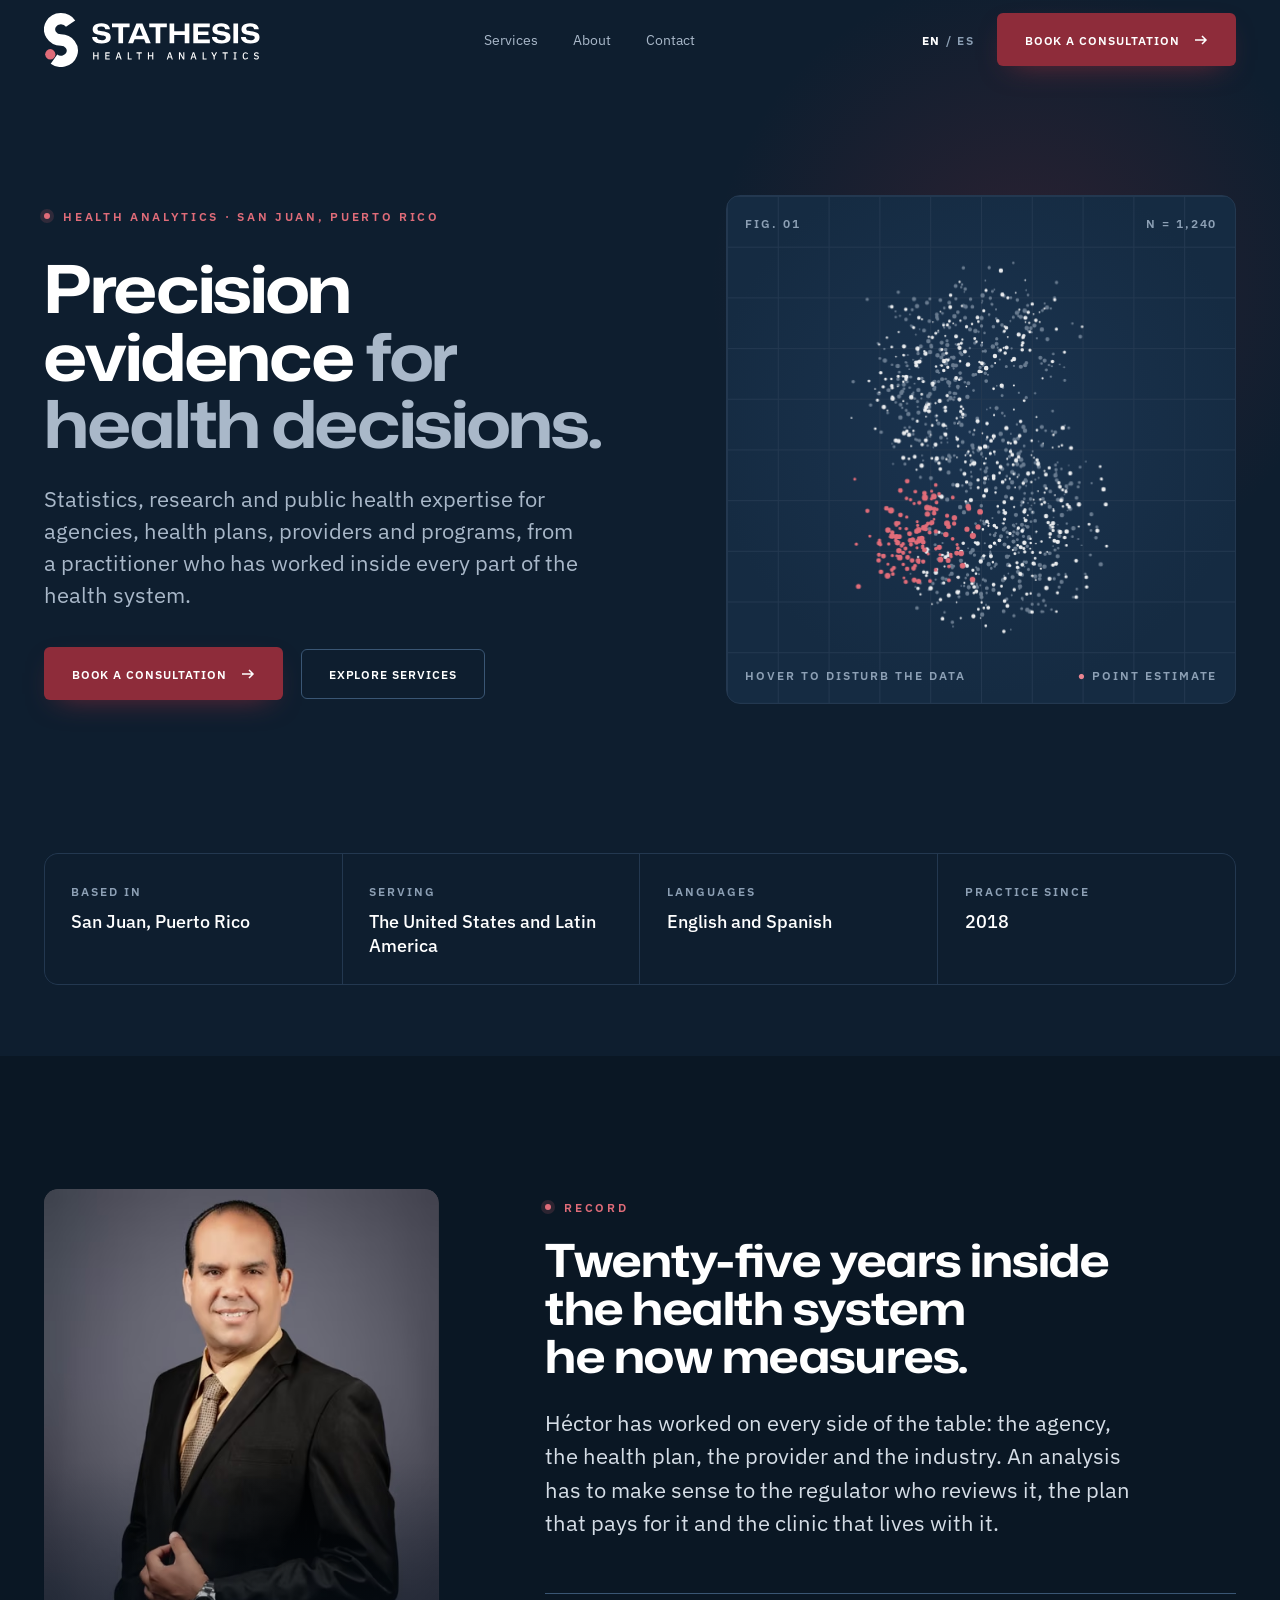
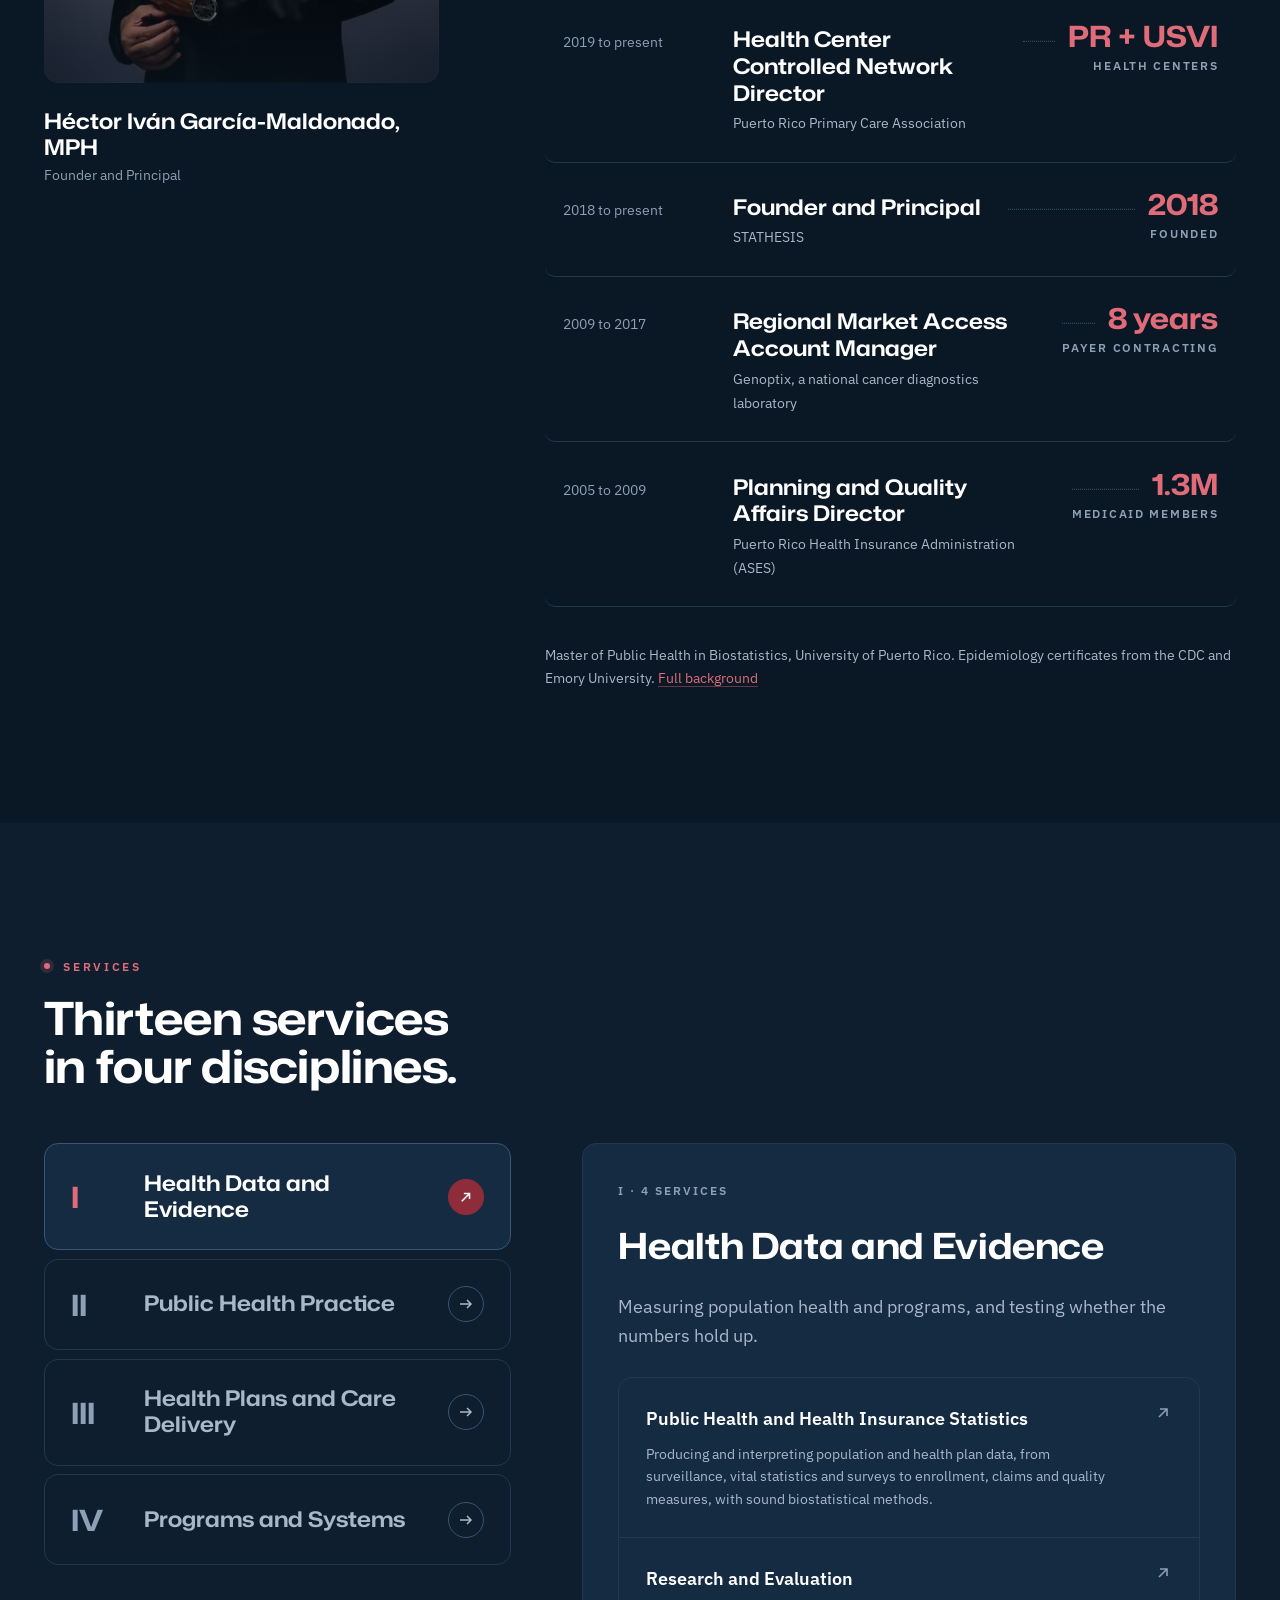
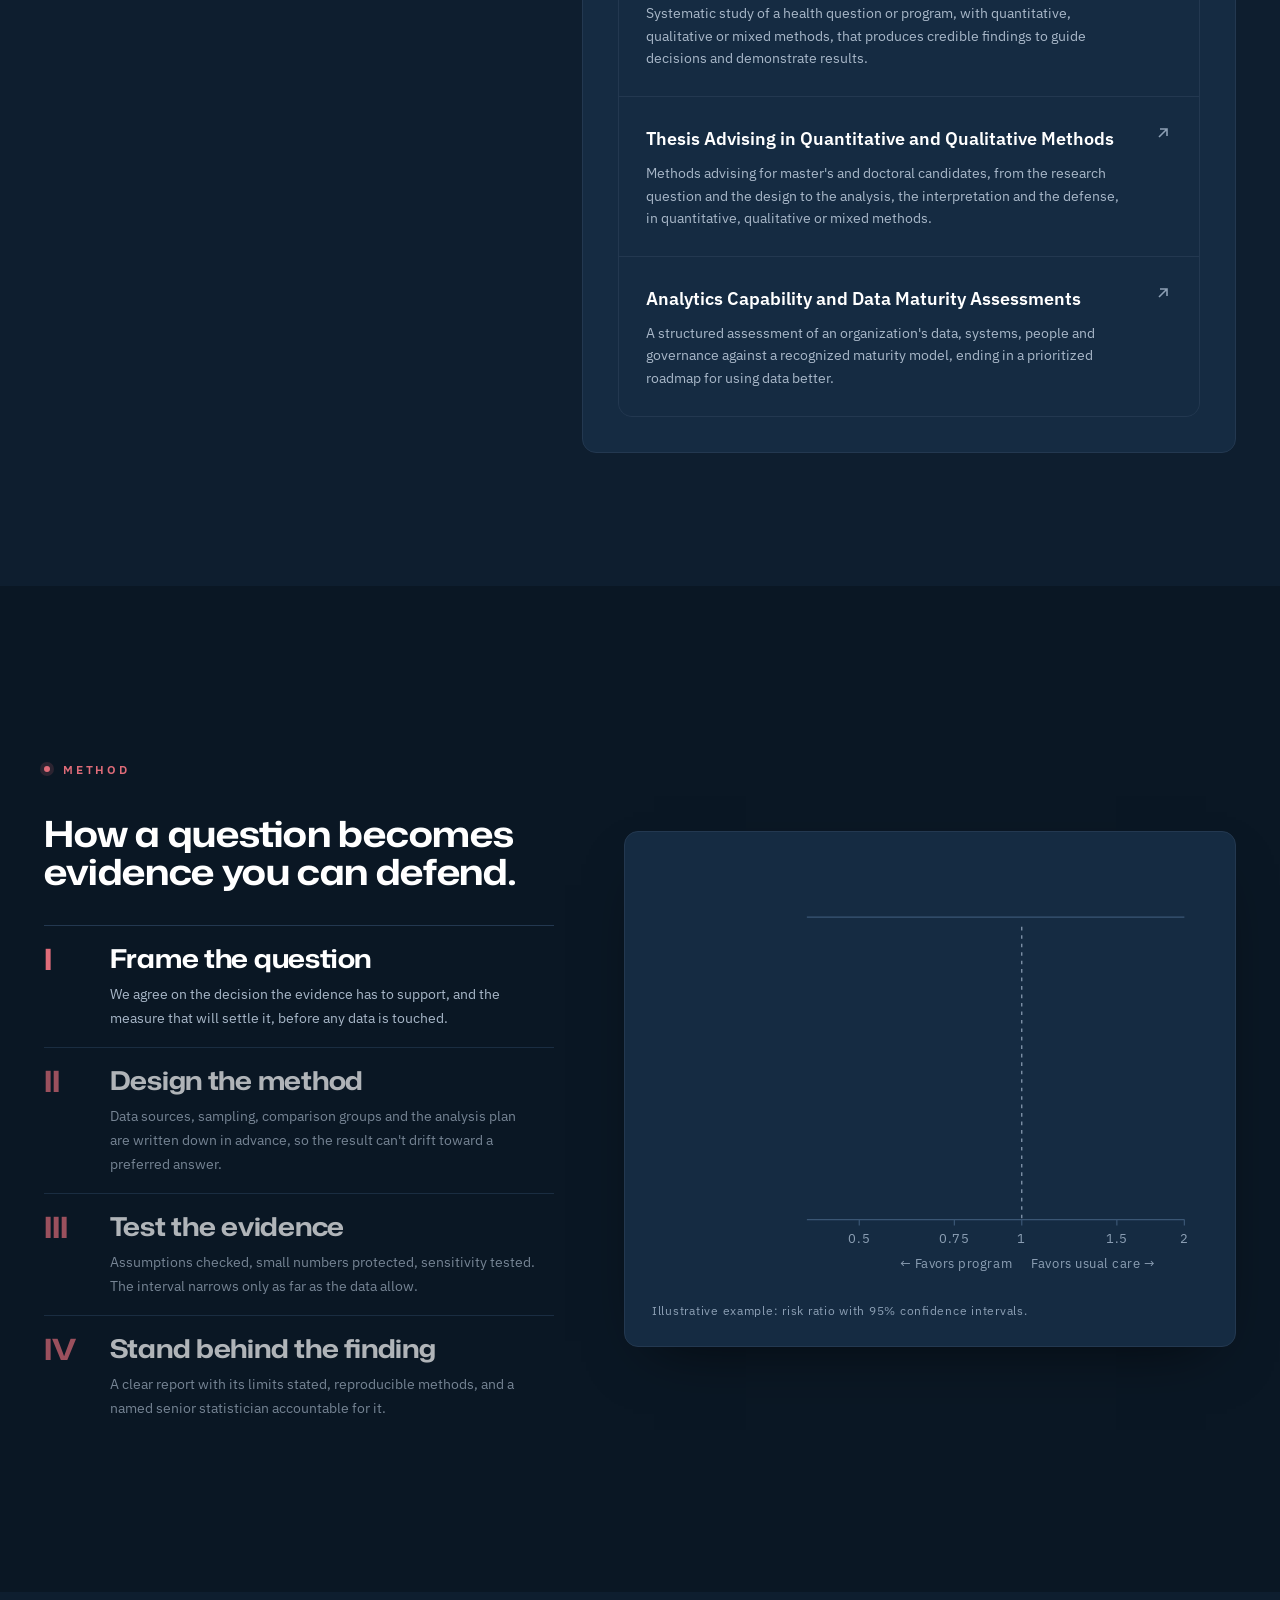
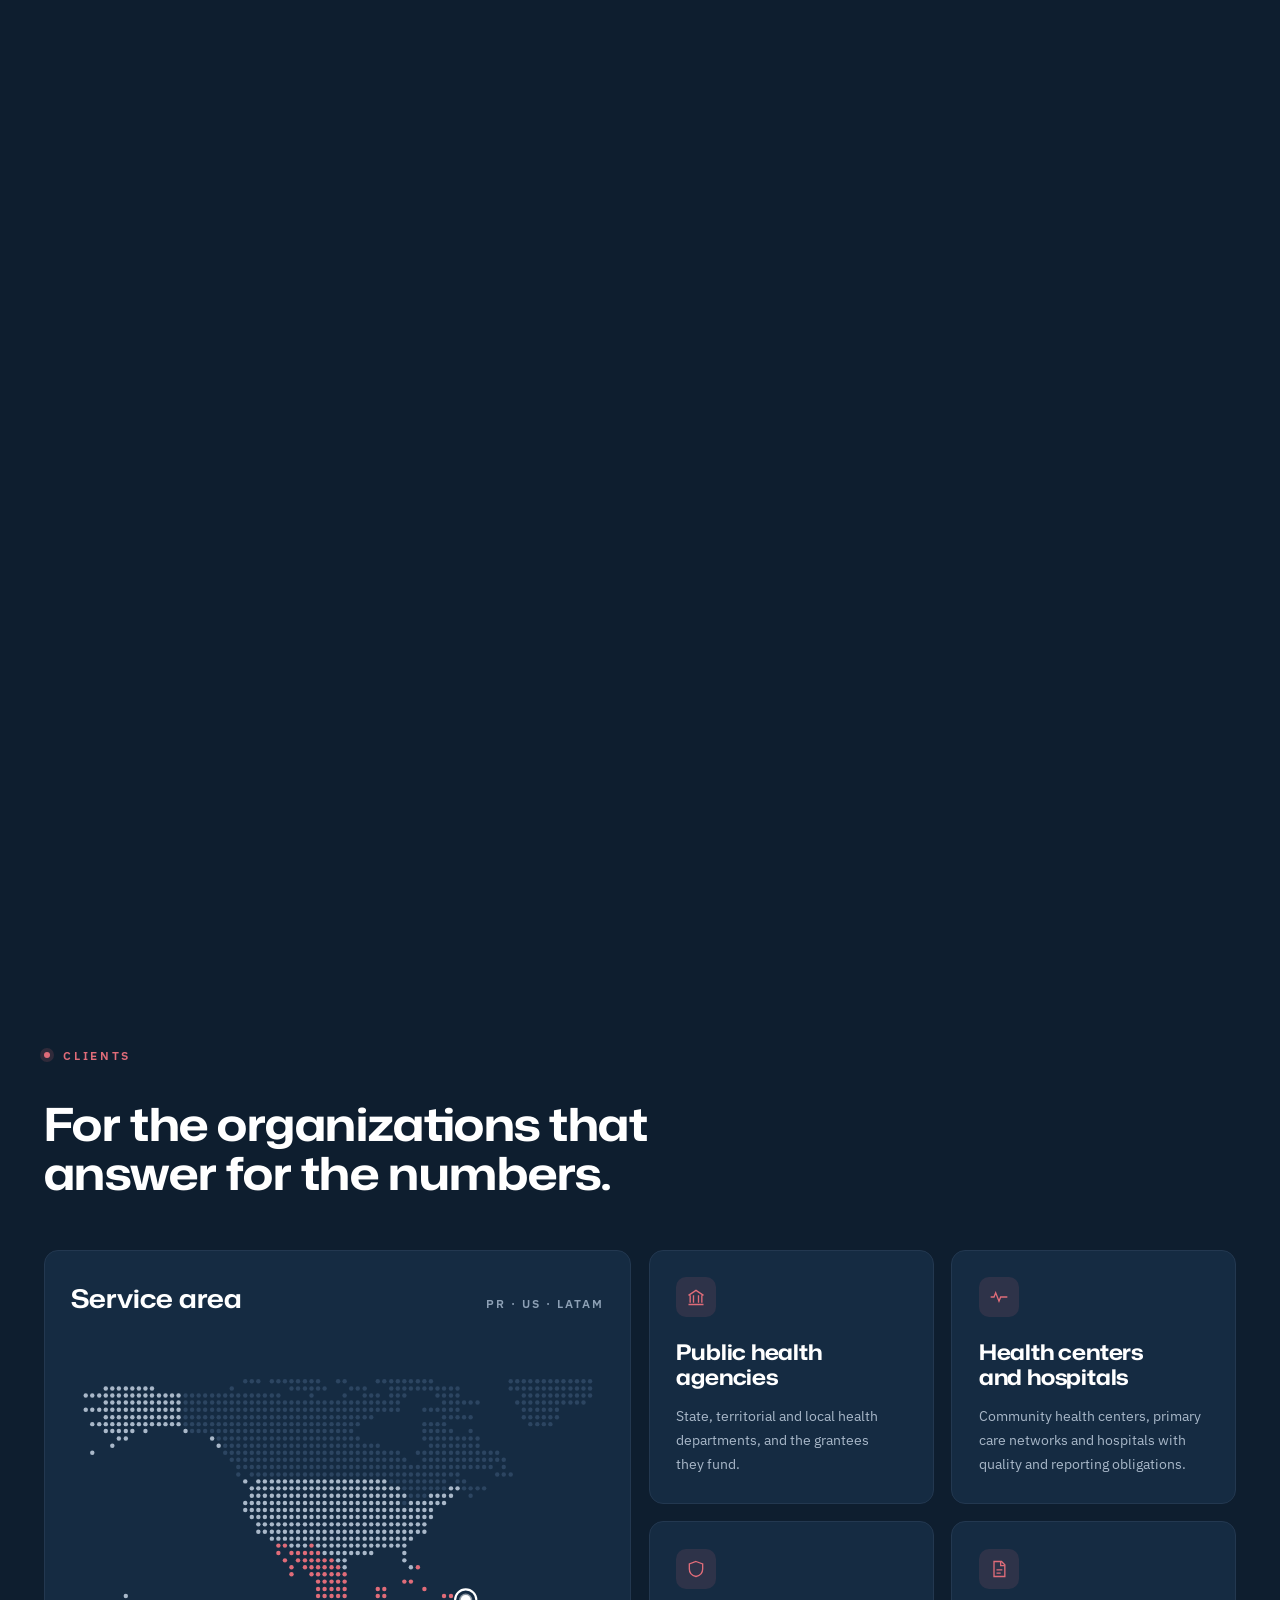
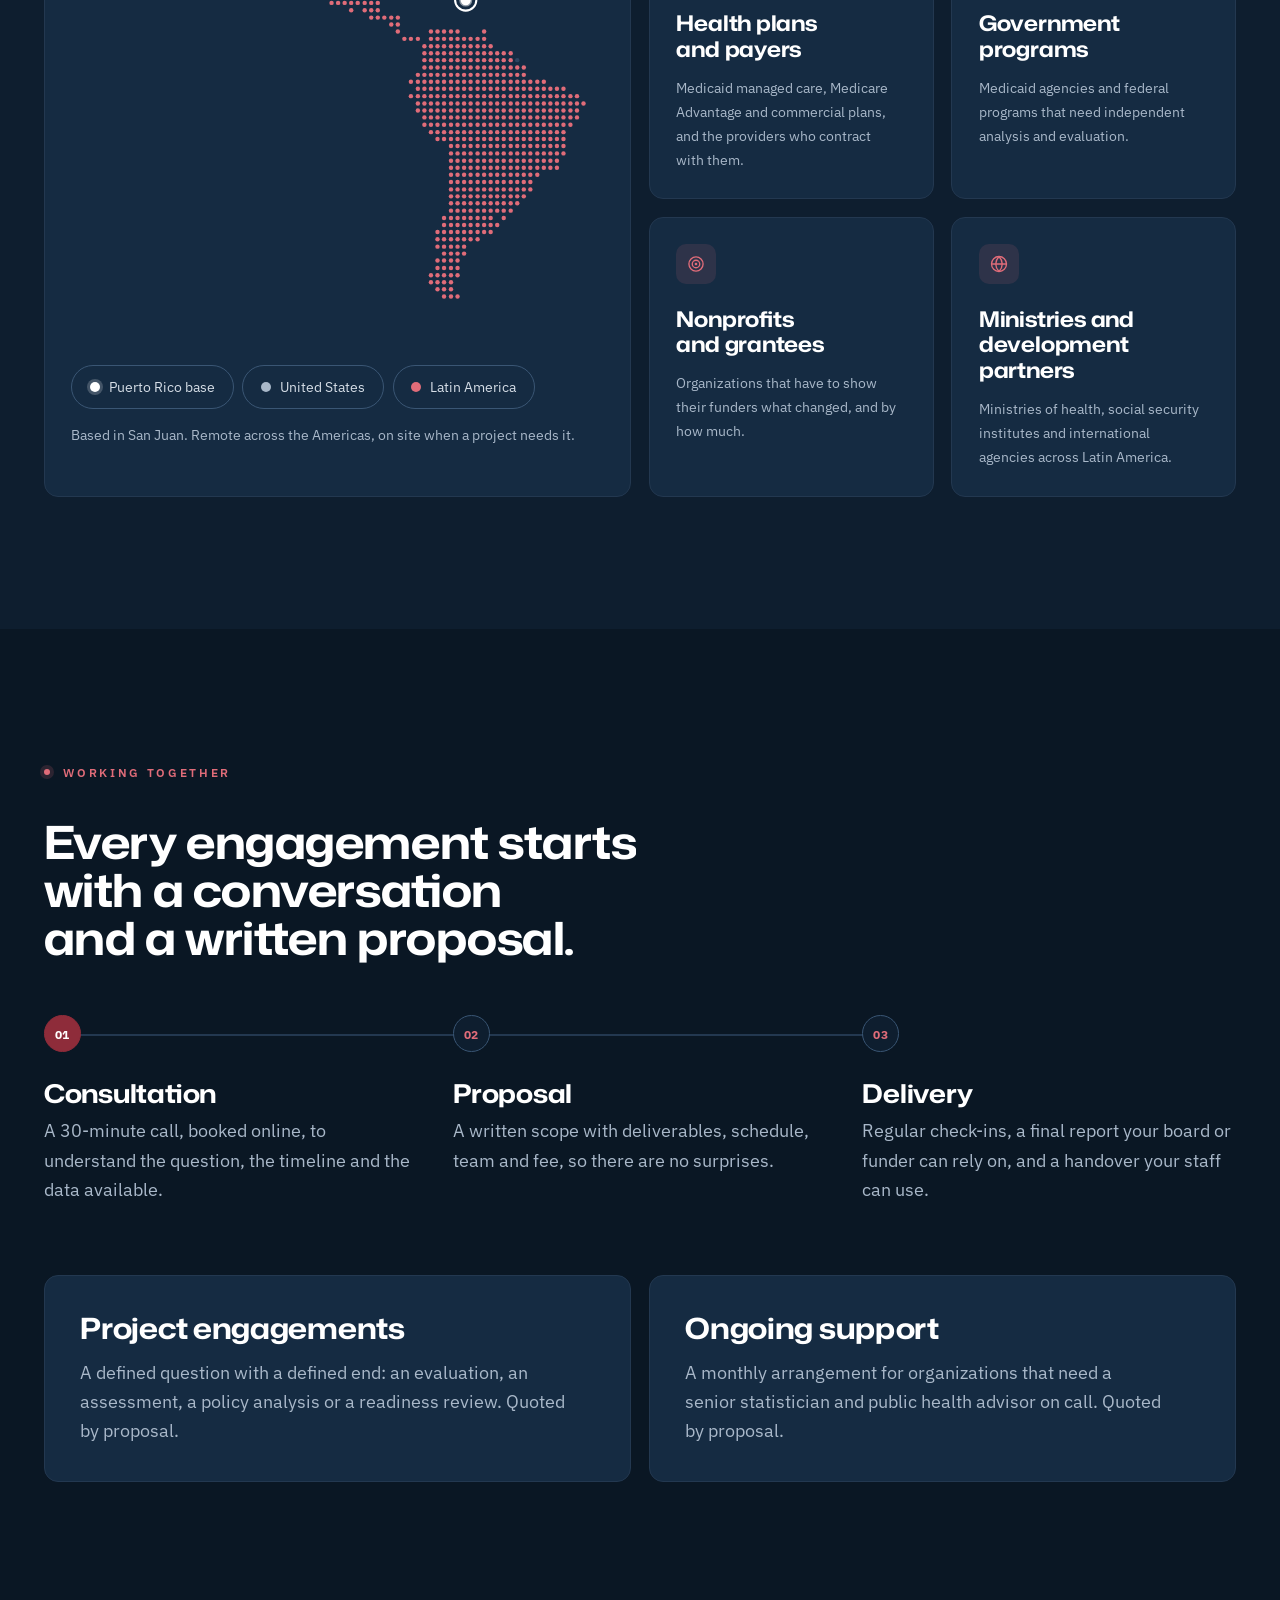
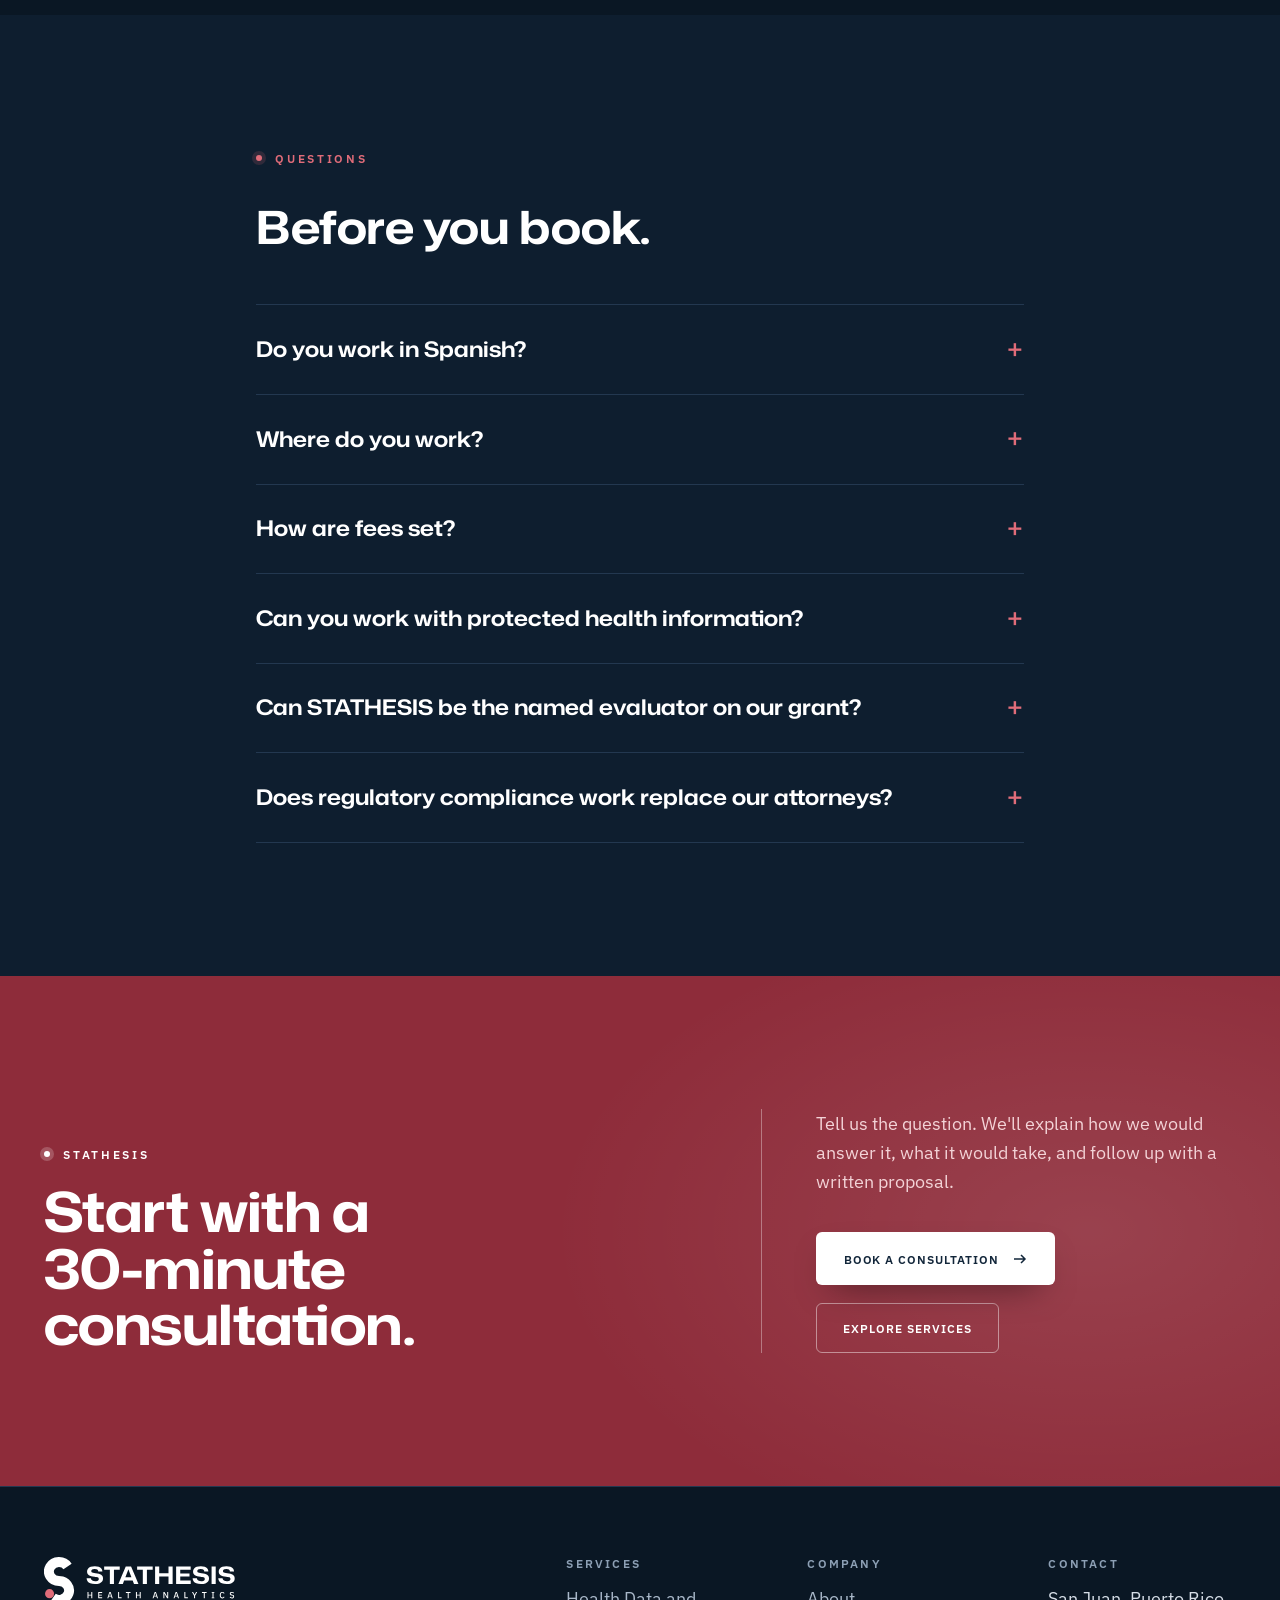
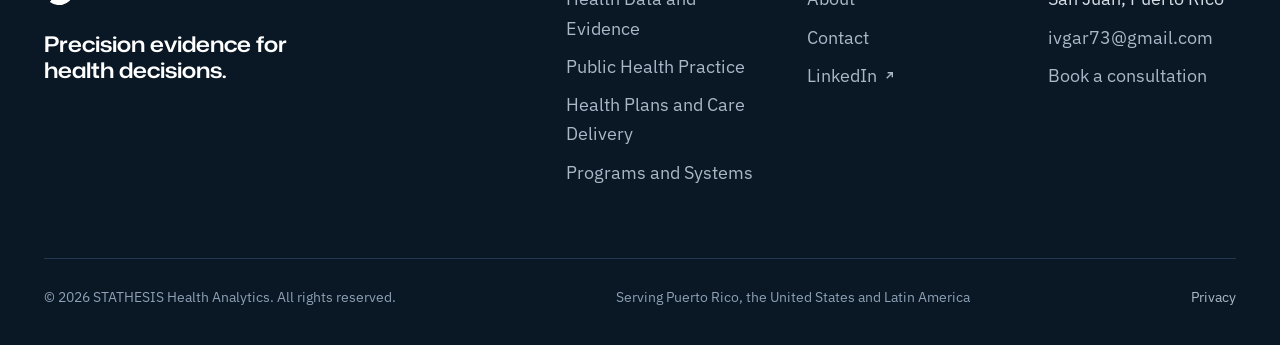
<file: index.html>
<!doctype html>
<html lang="en">
<head>
<meta charset="utf-8">
<!-- Google tag (gtag.js) -->
<script async src="https://www.googletagmanager.com/gtag/js?id=G-16YY1DPBME"></script>
<script>
  window.dataLayer = window.dataLayer || [];
  function gtag(){dataLayer.push(arguments);}
  gtag('js', new Date());
  gtag('config', 'G-16YY1DPBME');
</script>
<meta name="viewport" content="width=device-width, initial-scale=1, viewport-fit=cover">
<title>STATHESIS Health Analytics · Precision evidence for health decisions</title>
<meta name="description" content="Public health statistics, research, policy and health systems consulting from San Juan, Puerto Rico, for agencies, health plans and providers across the United States and Latin America. In English and Spanish.">
<link rel="alternate" hreflang="en" href="https://stathesis.com/"><link rel="alternate" hreflang="es" href="https://stathesis.com/es/"><link rel="alternate" hreflang="x-default" href="https://stathesis.com/"><link rel="canonical" href="https://stathesis.com/">
<meta property="og:type" content="website">
<meta property="og:site_name" content="STATHESIS Health Analytics">
<meta property="og:title" content="STATHESIS Health Analytics · Precision evidence for health decisions">
<meta property="og:description" content="Public health statistics, research, policy and health systems consulting from San Juan, Puerto Rico, for agencies, health plans and providers across the United States and Latin America. In English and Spanish.">
<meta property="og:url" content="https://stathesis.com/">
<meta property="og:image" content="https://stathesis.com/img/og.jpg">
<meta property="og:locale" content="en_US">
<meta name="twitter:card" content="summary_large_image">
<meta name="theme-color" content="#0E1E2F">
<meta name="color-scheme" content="dark">
<link rel="icon" href="/favicon.svg?v=4" type="image/svg+xml">
<link rel="icon" href="/favicon-32.png" sizes="32x32" type="image/png">
<link rel="apple-touch-icon" href="/apple-touch-icon.png">
<link rel="preload" href="/fonts/monasans-vf.woff2" as="font" type="font/woff2" crossorigin>
<link rel="preload" href="/fonts/ibmplexsans-vf.woff2" as="font" type="font/woff2" crossorigin>
<link rel="stylesheet" href="/css/tokens.css?v=20261027a">
<link rel="stylesheet" href="/css/base.css?v=20261027a">
<link rel="stylesheet" href="/css/site.css?v=20261027a">
<script type="application/ld+json">{"@context": "https://schema.org", "@type": "ProfessionalService", "name": "STATHESIS Health Analytics", "url": "https://stathesis.com/", "logo": "https://stathesis.com/icon-512.png", "image": "https://stathesis.com/img/og.jpg", "description": "Public health statistics, research, policy and health systems consulting from San Juan, Puerto Rico, for agencies, health plans and providers across the United States and Latin America. In English and Spanish.", "slogan": "Precision evidence for health decisions.", "foundingDate": "2018", "founder": {"@type": "Person", "name": "Héctor Iván García-Maldonado", "honorificSuffix": "MPH", "jobTitle": "Founder and Principal", "sameAs": ["https://www.linkedin.com/in/hector-ivan-garcia-maldonado-5985528/"]}, "address": {"@type": "PostalAddress", "addressLocality": "San Juan", "addressRegion": "PR", "addressCountry": "US"}, "areaServed": ["Puerto Rico", "United States Virgin Islands", "United States", "Latin America"], "availableLanguage": ["English", "Spanish"], "email": "ivgar73@gmail.com", "knowsAbout": ["Public Health and Health Insurance Statistics", "Research and Evaluation", "Thesis Advising in Quantitative and Qualitative Methods", "Analytics Capability and Data Maturity Assessments", "Technical Assistance in Public Health", "Health Policy Analysis", "Emergency Preparedness and Response", "Payer Strategy and Market Access", "Clinical Pathways", "Regulatory Compliance", "Strategic Planning and Program Development", "Project Management", "Health Information Technology and Interoperability"], "sameAs": ["https://www.linkedin.com/in/hector-ivan-garcia-maldonado-5985528/"]}</script>
</head>
<body>
<div class="progress" aria-hidden="true"></div>
<a class="skip-link" href="#main">Skip to content</a>
<header class="site-header">
  <div class="container bar">
    <a class="brand" href="/"><img src="/img/logo-reverse.svg" width="461" height="100" alt="STATHESIS Health Analytics"></a>
    <nav class="nav" aria-label="Main"><a href="/services/">Services</a><a href="/about/">About</a><a href="/contact/">Contact</a></nav>
    <div class="header-tools">
      <a class="lang" href="/es/" hreflang="es" lang="es"><span class="visually-hidden">Español: </span><b>EN</b>&nbsp;/&nbsp;ES</a>
      <a class="btn magnetic" href="https://calendly.com/ivgar73/30min" target="_blank" rel="noopener">Book a consultation<span class="visually-hidden"> (opens in a new tab)</span><svg class="arrow" width="16" height="16" viewBox="0 0 16 16" fill="none" aria-hidden="true"><path d="M2 8h11M9 4l4 4-4 4" stroke="currentColor" stroke-width="1.5"/></svg></a>
      <button class="nav-toggle" type="button" aria-expanded="false" aria-controls="mobile-nav"><span class="visually-hidden">Menu</span><svg width="24" height="24" viewBox="0 0 24 24" fill="currentColor" aria-hidden="true"><circle cx="5" cy="5" r="1.6"/><circle cx="12" cy="5" r="1.6"/><circle cx="19" cy="5" r="1.6"/><circle cx="5" cy="12" r="1.6"/><circle cx="12" cy="12" r="1.6"/><circle cx="19" cy="12" r="1.6"/><circle cx="5" cy="19" r="1.6"/><circle cx="12" cy="19" r="1.6"/><circle cx="19" cy="19" r="1.6"/></svg></button>
    </div>
  </div>
  <div class="container mobile-nav" id="mobile-nav" hidden>
    <a href="/services/">Services</a><a href="/about/">About</a><a href="/contact/">Contact</a>
    <a class="lang" href="/es/" hreflang="es" lang="es">Español</a>
    <a class="btn" href="https://calendly.com/ivgar73/30min" target="_blank" rel="noopener">Book a consultation<span class="visually-hidden"> (opens in a new tab)</span><svg class="arrow" width="16" height="16" viewBox="0 0 16 16" fill="none" aria-hidden="true"><path d="M2 8h11M9 4l4 4-4 4" stroke="currentColor" stroke-width="1.5"/></svg></a>
  </div>
</header>
<main id="main">
<section class="hero">
  <div class="container">
    <div class="hero-grid">
      <div>
        <div class="eyebrow" data-reveal>Health analytics · San Juan, Puerto Rico</div>
        <h1 data-split>Precision evidence <span class="dim">for health decisions.</span></h1>
        <p class="lede" data-reveal style="--i:2">Statistics, research and public health expertise for agencies, health plans, providers and programs, from a practitioner who has worked inside every part of the health system.</p>
        <div class="cluster hero-actions" data-reveal style="--i:3"><a class="btn magnetic" href="https://calendly.com/ivgar73/30min" target="_blank" rel="noopener">Book a consultation<span class="visually-hidden"> (opens in a new tab)</span><svg class="arrow" width="16" height="16" viewBox="0 0 16 16" fill="none" aria-hidden="true"><path d="M2 8h11M9 4l4 4-4 4" stroke="currentColor" stroke-width="1.5"/></svg></a><a class="btn btn--ghost magnetic" href="/services/">Explore services</a></div>
      </div>
      <div class="field panel" role="img" aria-label="Precision evidence: STATHESIS">
        <canvas aria-hidden="true"></canvas>
        <img class="field-fallback" src="/img/logo-mark-reverse.svg" width="64" height="100" alt="">
        <span class="fig-label tl">Fig. 01</span><span class="fig-label tr">n = 1,240</span>
        <span class="fig-label bl">Hover to disturb the data</span><span class="fig-label br"><b>&#9679;</b> Point estimate</span>
      </div>
    </div>
    <div class="hairgrid facts" data-reveal><div class="fact"><span class="micro">Based in</span><b>San Juan, Puerto Rico</b></div><div class="fact"><span class="micro">Serving</span><b>The United States and Latin America</b></div><div class="fact"><span class="micro">Languages</span><b>English and Spanish</b></div><div class="fact"><span class="micro">Practice since</span><b>2018</b></div></div>
  </div>
</section>

<section class="section section--deep">
  <div class="container founder-grid">
    <figure class="portrait">
        <div class="frame">
          <div class="media" data-reveal><picture><source type="image/avif" srcset="/img/hector-480.avif 480w, /img/hector-640.avif 640w, /img/hector-960.avif 960w, /img/hector-1280.avif 1280w" sizes="(min-width: 60rem) 26rem, 90vw"><source type="image/webp" srcset="/img/hector-480.webp 480w, /img/hector-640.webp 640w, /img/hector-960.webp 960w, /img/hector-1280.webp 1280w" sizes="(min-width: 60rem) 26rem, 90vw"><img src="/img/hector-960.jpg" srcset="/img/hector-480.jpg 480w, /img/hector-640.jpg 640w, /img/hector-960.jpg 960w, /img/hector-1280.jpg 1280w" sizes="(min-width: 60rem) 26rem, 90vw" width="640" height="800" alt="Héctor Iván García-Maldonado, founder of STATHESIS, in a dark suit and tie" loading="lazy" decoding="async"></picture></div>
        </div>
        <figcaption><b>Héctor Iván García-Maldonado, MPH</b><span>Founder and Principal</span></figcaption>
      </figure>
    <div>
      <div class="eyebrow">Record</div>
      <h2 class="h2" data-split style="margin-top:var(--space-s)">Twenty-five years inside the health system he now measures.</h2>
      <p class="statement" data-reveal>Héctor has worked on every side of the table: the agency, the health plan, the provider and the industry. An analysis has to make sense to the regulator who reviews it, the plan that pays for it and the clinic that lives with it.</p>
      <div class="register"><div class="register-row" data-reveal style="--i:0"><span class="when">2019 to present</span><div class="what"><b>Health Center Controlled Network Director</b><small>Puerto Rico Primary Care Association</small></div><div class="fig"><span class="fig-line"><span class="leader" aria-hidden="true"></span><span class="num">PR + USVI</span></span><small>Health centers</small></div></div><div class="register-row" data-reveal style="--i:1"><span class="when">2018 to present</span><div class="what"><b>Founder and Principal</b><small>STATHESIS</small></div><div class="fig"><span class="fig-line"><span class="leader" aria-hidden="true"></span><span class="num">2018</span></span><small>Founded</small></div></div><div class="register-row" data-reveal style="--i:2"><span class="when">2009 to 2017</span><div class="what"><b>Regional Market Access Account Manager</b><small>Genoptix, a national cancer diagnostics laboratory</small></div><div class="fig"><span class="fig-line"><span class="leader" aria-hidden="true"></span><span class="num">8 years</span></span><small>Payer contracting</small></div></div><div class="register-row" data-reveal style="--i:3"><span class="when">2005 to 2009</span><div class="what"><b>Planning and Quality Affairs Director</b><small>Puerto Rico Health Insurance Administration (ASES)</small></div><div class="fig"><span class="fig-line"><span class="leader" aria-hidden="true"></span><span class="num"><span data-count="1.3" data-suffix="M">1.3M</span></span></span><small>Medicaid members</small></div></div></div>
      <p class="muted" data-reveal style="margin-top:var(--space-l);font-size:var(--step--1)">Master of Public Health in Biostatistics, University of Puerto Rico. Epidemiology certificates from the CDC and Emory University. <a class="inline" href="/about/">Full background</a></p>
    </div>
  </div>
</section>

<section class="section">
  <div class="container">
    <div class="section-head section-head--split">
      <div class="stack"><div class="eyebrow">Services</div><h2 class="h2" data-split>Thirteen services in four disciplines.</h2></div>
      <div class="stack"><p data-reveal>Every engagement is scoped in a written proposal around the question your organization needs answered.</p><a class="link-arrow" href="/services/" data-reveal>See every service <span><svg class="arrow" width="16" height="16" viewBox="0 0 16 16" fill="none" aria-hidden="true"><path d="M2 8h11M9 4l4 4-4 4" stroke="currentColor" stroke-width="1.5"/></svg></span></a></div>
    </div>
    <div class="disc">
      <div class="disc-tabs" role="tablist" aria-label="Services"><button class="disc-tab" role="tab" id="tab-evidence" aria-selected="true" aria-controls="panel-evidence" tabindex="0"><span class="num">I</span><span class="name">Health Data and Evidence</span><span class="arrow-ico" aria-hidden="true"><svg class="arrow" width="16" height="16" viewBox="0 0 16 16" fill="none" aria-hidden="true"><path d="M2 8h11M9 4l4 4-4 4" stroke="currentColor" stroke-width="1.5"/></svg></span></button><button class="disc-tab" role="tab" id="tab-public-health" aria-selected="false" aria-controls="panel-public-health" tabindex="-1"><span class="num">II</span><span class="name">Public Health Practice</span><span class="arrow-ico" aria-hidden="true"><svg class="arrow" width="16" height="16" viewBox="0 0 16 16" fill="none" aria-hidden="true"><path d="M2 8h11M9 4l4 4-4 4" stroke="currentColor" stroke-width="1.5"/></svg></span></button><button class="disc-tab" role="tab" id="tab-plans-care" aria-selected="false" aria-controls="panel-plans-care" tabindex="-1"><span class="num">III</span><span class="name">Health Plans and Care Delivery</span><span class="arrow-ico" aria-hidden="true"><svg class="arrow" width="16" height="16" viewBox="0 0 16 16" fill="none" aria-hidden="true"><path d="M2 8h11M9 4l4 4-4 4" stroke="currentColor" stroke-width="1.5"/></svg></span></button><button class="disc-tab" role="tab" id="tab-programs-systems" aria-selected="false" aria-controls="panel-programs-systems" tabindex="-1"><span class="num">IV</span><span class="name">Programs and Systems</span><span class="arrow-ico" aria-hidden="true"><svg class="arrow" width="16" height="16" viewBox="0 0 16 16" fill="none" aria-hidden="true"><path d="M2 8h11M9 4l4 4-4 4" stroke="currentColor" stroke-width="1.5"/></svg></span></button></div>
      <div class="disc-panels"><div class="disc-panel panel" role="tabpanel" id="panel-evidence" aria-labelledby="tab-evidence"><span class="micro">I &middot; 4 services</span><h3>Health Data and Evidence</h3><p>Measuring population health and programs, and testing whether the numbers hold up.</p><div class="hairgrid svc-cells"><a class="svc-cell" href="/services/#statistics"><b>Public Health and Health Insurance Statistics</b><svg class="corner" width="18" height="18" viewBox="0 0 18 18" fill="none" aria-hidden="true"><path d="M5 13L13 5M6 5h7v7" stroke="currentColor" stroke-width="1.6"/></svg><p>Producing and interpreting population and health plan data, from surveillance, vital statistics and surveys to enrollment, claims and quality measures, with sound biostatistical methods.</p></a><a class="svc-cell" href="/services/#research"><b>Research and Evaluation</b><svg class="corner" width="18" height="18" viewBox="0 0 18 18" fill="none" aria-hidden="true"><path d="M5 13L13 5M6 5h7v7" stroke="currentColor" stroke-width="1.6"/></svg><p>Systematic study of a health question or program, with quantitative, qualitative or mixed methods, that produces credible findings to guide decisions and demonstrate results.</p></a><a class="svc-cell" href="/services/#thesis"><b>Thesis Advising in Quantitative and Qualitative Methods</b><svg class="corner" width="18" height="18" viewBox="0 0 18 18" fill="none" aria-hidden="true"><path d="M5 13L13 5M6 5h7v7" stroke="currentColor" stroke-width="1.6"/></svg><p>Methods advising for master&#x27;s and doctoral candidates, from the research question and the design to the analysis, the interpretation and the defense, in quantitative, qualitative or mixed methods.</p></a><a class="svc-cell" href="/services/#maturity"><b>Analytics Capability and Data Maturity Assessments</b><svg class="corner" width="18" height="18" viewBox="0 0 18 18" fill="none" aria-hidden="true"><path d="M5 13L13 5M6 5h7v7" stroke="currentColor" stroke-width="1.6"/></svg><p>A structured assessment of an organization&#x27;s data, systems, people and governance against a recognized maturity model, ending in a prioritized roadmap for using data better.</p></a></div></div><div class="disc-panel panel" role="tabpanel" id="panel-public-health" aria-labelledby="tab-public-health"><span class="micro">II &middot; 3 services</span><h3>Public Health Practice</h3><p>Support for the core functions health departments, ministries and their grantees answer for.</p><div class="hairgrid svc-cells"><a class="svc-cell" href="/services/#technical-assistance"><b>Technical Assistance in Public Health</b><svg class="corner" width="18" height="18" viewBox="0 0 18 18" fill="none" aria-hidden="true"><path d="M5 13L13 5M6 5h7v7" stroke="currentColor" stroke-width="1.6"/></svg><p>Targeted, sustained support that helps a health agency or grantee solve a specific program, data or operational problem and build the capacity to keep solving it.</p></a><a class="svc-cell" href="/services/#policy"><b>Health Policy Analysis</b><svg class="corner" width="18" height="18" viewBox="0 0 18 18" fill="none" aria-hidden="true"><path d="M5 13L13 5M6 5h7v7" stroke="currentColor" stroke-width="1.6"/></svg><p>Defining a health problem, identifying the policy options, and comparing them on health impact, feasibility, and economic and budgetary impact to support a decision.</p></a><a class="svc-cell" href="/services/#emergency"><b>Emergency Preparedness and Response</b><svg class="corner" width="18" height="18" viewBox="0 0 18 18" fill="none" aria-hidden="true"><path d="M5 13L13 5M6 5h7v7" stroke="currentColor" stroke-width="1.6"/></svg><p>Building the plans, partnerships and tested capabilities that let health agencies and providers anticipate, respond to and recover from emergencies while keeping essential services running.</p></a></div></div><div class="disc-panel panel" role="tabpanel" id="panel-plans-care" aria-labelledby="tab-plans-care"><span class="micro">III &middot; 3 services</span><h3>Health Plans and Care Delivery</h3><p>How care is covered, paid for, standardized and kept within the rules.</p><div class="hairgrid svc-cells"><a class="svc-cell" href="/services/#payer-strategy"><b>Payer Strategy and Market Access</b><svg class="corner" width="18" height="18" viewBox="0 0 18 18" fill="none" aria-hidden="true"><path d="M5 13L13 5M6 5h7v7" stroke="currentColor" stroke-width="1.6"/></svg><p>Securing coverage, reimbursement and contracts with public and private payers, so a product or service reaches the right patients at a price payers accept.</p></a><a class="svc-cell" href="/services/#clinical-pathways"><b>Clinical Pathways</b><svg class="corner" width="18" height="18" viewBox="0 0 18 18" fill="none" aria-hidden="true"><path d="M5 13L13 5M6 5h7v7" stroke="currentColor" stroke-width="1.6"/></svg><p>Developing, implementing and evaluating evidence-based plans that set the sequence of care for a defined patient group, and measuring adherence and outcomes.</p></a><a class="svc-cell" href="/services/#compliance"><b>Regulatory Compliance</b><svg class="corner" width="18" height="18" viewBox="0 0 18 18" fill="none" aria-hidden="true"><path d="M5 13L13 5M6 5h7v7" stroke="currentColor" stroke-width="1.6"/></svg><p>Mapping the laws and program requirements that apply to an organization, building the compliance program to meet them, and documenting that it does.</p></a></div></div><div class="disc-panel panel" role="tabpanel" id="panel-programs-systems" aria-labelledby="tab-programs-systems"><span class="micro">IV &middot; 3 services</span><h3>Programs and Systems</h3><p>Designing programs, running them to plan, and building the information systems they depend on.</p><div class="hairgrid svc-cells"><a class="svc-cell" href="/services/#planning"><b>Strategic Planning and Program Development</b><svg class="corner" width="18" height="18" viewBox="0 0 18 18" fill="none" aria-hidden="true"><path d="M5 13L13 5M6 5h7v7" stroke="currentColor" stroke-width="1.6"/></svg><p>Setting priorities for an organization or community from evidence of need, then designing the programs, logic models and funding proposals that carry them out.</p></a><a class="svc-cell" href="/services/#project-management"><b>Project Management</b><svg class="corner" width="18" height="18" viewBox="0 0 18 18" fill="none" aria-hidden="true"><path d="M5 13L13 5M6 5h7v7" stroke="currentColor" stroke-width="1.6"/></svg><p>Applying project management knowledge, tools and techniques to plan, run and close health projects and grant-funded programs within scope, schedule, budget and funder terms.</p></a><a class="svc-cell" href="/services/#health-it"><b>Health Information Technology and Interoperability</b><svg class="corner" width="18" height="18" viewBox="0 0 18 18" fill="none" aria-hidden="true"><path d="M5 13L13 5M6 5h7v7" stroke="currentColor" stroke-width="1.6"/></svg><p>Planning, selecting, optimizing and connecting the electronic systems that capture and exchange health data, so information follows the patient and supports care, reporting and analysis.</p></a></div></div></div>
    </div>
  </div>
</section>

<section class="section section--deep method" id="method">
  <div class="container method-grid">
    <div>
      <div class="section-head"><div class="eyebrow">Method</div><h2 class="h2" style="margin-top:var(--space-s)">How a question becomes evidence you can defend.</h2></div>
      <div class="method-steps"><div class="mstep is-active"><span class="k" aria-hidden="true">I</span><div><h3>Frame the question</h3><p>We agree on the decision the evidence has to support, and the measure that will settle it, before any data is touched.</p></div></div><div class="mstep"><span class="k" aria-hidden="true">II</span><div><h3>Design the method</h3><p>Data sources, sampling, comparison groups and the analysis plan are written down in advance, so the result can&#x27;t drift toward a preferred answer.</p></div></div><div class="mstep"><span class="k" aria-hidden="true">III</span><div><h3>Test the evidence</h3><p>Assumptions checked, small numbers protected, sensitivity tested. The interval narrows only as far as the data allow.</p></div></div><div class="mstep"><span class="k" aria-hidden="true">IV</span><div><h3>Stand behind the finding</h3><p>A clear report with its limits stated, reproducible methods, and a named senior statistician accountable for it.</p></div></div></div>
    </div>
    <figure class="plot panel">
      <svg viewBox="0 0 460 350" role="img" aria-labelledby="plot-title plot-desc">
          <title id="plot-title">Does the program reduce 30-day readmissions?</title><desc id="plot-desc">Illustrative example: risk ratio with 95% confidence intervals.</desc>
          <text class="title question" x="0" y="26">Does the program reduce 30-day readmissions?</text>
          <line class="axis" x1="128" x2="440" y1="48" y2="48"/>
          <line class="ref" x1="305.6" x2="305.6" y1="56" y2="298"/>
          <g class="row"><text x="0" y="80">Clinic 1</text><line class="ci" x1="213.0" x2="301.7" y1="76" y2="76" data-w1="150.8" data-w2="377.7" data-n1="213.0" data-n2="301.7"/><rect class="est" x="253.0" y="71.5" width="9" height="9"/></g><g class="row"><text x="0" y="110">Clinic 2</text><line class="ci" x1="236.5" x2="311.4" y1="106" y2="106" data-w1="171.3" data-w2="396.7" data-n1="236.5" data-n2="311.4"/><rect class="est" x="269.6" y="101.5" width="9" height="9"/></g><g class="row"><text x="0" y="140">Clinic 3</text><line class="ci" x1="189.7" x2="283.0" y1="136" y2="136" data-w1="137.5" data-w2="348.9" data-n1="189.7" data-n2="283.0"/><rect class="est" x="232.0" y="131.5" width="9" height="9"/></g><g class="row"><text x="0" y="170">Clinic 4</text><line class="ci" x1="252.4" x2="325.9" y1="166" y2="166" data-w1="189.7" data-w2="414.1" data-n1="252.4" data-n2="325.9"/><rect class="est" x="285.0" y="161.5" width="9" height="9"/></g><g class="row"><text x="0" y="200">Clinic 5</text><line class="ci" x1="206.6" x2="289.5" y1="196" y2="196" data-w1="146.5" data-w2="356.5" data-n1="206.6" data-n2="289.5"/><rect class="est" x="242.8" y="191.5" width="9" height="9"/></g><g class="row"><text x="0" y="230">Clinic 6</text><line class="ci" x1="225.1" x2="303.7" y1="226" y2="226" data-w1="163.3" data-w2="384.2" data-n1="225.1" data-n2="303.7"/><rect class="est" x="260.3" y="221.5" width="9" height="9"/></g>
          <g class="pooled-g"><text x="0" y="276" style="font-weight:600">All clinics</text><polygon class="pooled" points="241.9,272 259.9,264 278.6,272 259.9,280"/></g>
          <line class="axis" x1="128" x2="440" y1="298" y2="298"/>
          <line class="axis" x1="171.3" x2="171.3" y1="298" y2="303"/><text x="171.3" y="317" text-anchor="middle">0.5</text><line class="axis" x1="249.9" x2="249.9" y1="298" y2="303"/><text x="249.9" y="317" text-anchor="middle">0.75</text><line class="axis" x1="305.6" x2="305.6" y1="298" y2="303"/><text x="305.6" y="317" text-anchor="middle">1</text><line class="axis" x1="384.2" x2="384.2" y1="298" y2="303"/><text x="384.2" y="317" text-anchor="middle">1.5</text><line class="axis" x1="440.0" x2="440.0" y1="298" y2="303"/><text x="440.0" y="317" text-anchor="middle">2</text>
          <text class="dir" x="297.6" y="338" text-anchor="end">&#8592; Favors program</text>
          <text class="dir" x="313.6" y="338">Favors usual care &#8594;</text>
        </svg>
      <figcaption class="plot-caption">Illustrative example: risk ratio with 95% confidence intervals.</figcaption>
    </figure>
  </div>
</section>

<section class="section">
  <div class="container">
    <div class="section-head"><div class="eyebrow">Clients</div><h2 class="h2" data-split style="margin-top:var(--space-s)">For the organizations that answer for the numbers.</h2></div>
    <div class="bento">
      <div class="tile-map panel" data-reveal>
        <div class="map-head"><b>Service area</b><span class="micro">PR &middot; US &middot; LATAM</span></div>
        <svg class="map" viewBox="-2 -2 130.1 132.0" role="img" aria-labelledby="map-t"><title id="map-t">Service area: the United States, Latin America and the Caribbean, from a base in San Juan, Puerto Rico</title><g class="dots"><circle class="d other" cx="40.6" cy="0.0" r="0.54"/><circle class="d other" cx="42.2" cy="0.0" r="0.54"/><circle class="d other" cx="43.8" cy="0.0" r="0.54"/><circle class="d other" cx="47.1" cy="0.0" r="0.54"/><circle class="d other" cx="48.7" cy="0.0" r="0.54"/><circle class="d other" cx="50.3" cy="0.0" r="0.54"/><circle class="d other" cx="51.9" cy="0.0" r="0.54"/><circle class="d other" cx="53.5" cy="0.0" r="0.54"/><circle class="d other" cx="55.2" cy="0.0" r="0.54"/><circle class="d other" cx="56.8" cy="0.0" r="0.54"/><circle class="d other" cx="58.4" cy="0.0" r="0.54"/><circle class="d other" cx="63.3" cy="0.0" r="0.54"/><circle class="d other" cx="64.9" cy="0.0" r="0.54"/><circle class="d other" cx="73.0" cy="0.0" r="0.54"/><circle class="d other" cx="74.6" cy="0.0" r="0.54"/><circle class="d other" cx="76.3" cy="0.0" r="0.54"/><circle class="d other" cx="77.9" cy="0.0" r="0.54"/><circle class="d other" cx="79.5" cy="0.0" r="0.54"/><circle class="d other" cx="81.1" cy="0.0" r="0.54"/><circle class="d other" cx="82.8" cy="0.0" r="0.54"/><circle class="d other" cx="84.4" cy="0.0" r="0.54"/><circle class="d other" cx="86.0" cy="0.0" r="0.54"/><circle class="d other" cx="105.5" cy="0.0" r="0.54"/><circle class="d other" cx="107.1" cy="0.0" r="0.54"/><circle class="d other" cx="108.7" cy="0.0" r="0.54"/><circle class="d other" cx="110.3" cy="0.0" r="0.54"/><circle class="d other" cx="112.0" cy="0.0" r="0.54"/><circle class="d other" cx="113.6" cy="0.0" r="0.54"/><circle class="d other" cx="115.2" cy="0.0" r="0.54"/><circle class="d other" cx="116.8" cy="0.0" r="0.54"/><circle class="d other" cx="118.4" cy="0.0" r="0.54"/><circle class="d other" cx="120.1" cy="0.0" r="0.54"/><circle class="d other" cx="121.7" cy="0.0" r="0.54"/><circle class="d other" cx="123.3" cy="0.0" r="0.54"/><circle class="d other" cx="124.9" cy="0.0" r="0.54"/><circle class="d us" cx="6.5" cy="1.8" r="0.54"/><circle class="d us" cx="8.1" cy="1.8" r="0.54"/><circle class="d us" cx="9.7" cy="1.8" r="0.54"/><circle class="d us" cx="11.4" cy="1.8" r="0.54"/><circle class="d us" cx="13.0" cy="1.8" r="0.54"/><circle class="d us" cx="14.6" cy="1.8" r="0.54"/><circle class="d us" cx="16.2" cy="1.8" r="0.54"/><circle class="d us" cx="17.8" cy="1.8" r="0.54"/><circle class="d other" cx="37.3" cy="1.8" r="0.54"/><circle class="d other" cx="51.9" cy="1.8" r="0.54"/><circle class="d other" cx="53.5" cy="1.8" r="0.54"/><circle class="d other" cx="55.2" cy="1.8" r="0.54"/><circle class="d other" cx="56.8" cy="1.8" r="0.54"/><circle class="d other" cx="58.4" cy="1.8" r="0.54"/><circle class="d other" cx="60.0" cy="1.8" r="0.54"/><circle class="d other" cx="66.5" cy="1.8" r="0.54"/><circle class="d other" cx="68.1" cy="1.8" r="0.54"/><circle class="d other" cx="69.8" cy="1.8" r="0.54"/><circle class="d other" cx="76.3" cy="1.8" r="0.54"/><circle class="d other" cx="77.9" cy="1.8" r="0.54"/><circle class="d other" cx="79.5" cy="1.8" r="0.54"/><circle class="d other" cx="81.1" cy="1.8" r="0.54"/><circle class="d other" cx="82.8" cy="1.8" r="0.54"/><circle class="d other" cx="84.4" cy="1.8" r="0.54"/><circle class="d other" cx="86.0" cy="1.8" r="0.54"/><circle class="d other" cx="87.6" cy="1.8" r="0.54"/><circle class="d other" cx="89.2" cy="1.8" r="0.54"/><circle class="d other" cx="90.9" cy="1.8" r="0.54"/><circle class="d other" cx="92.5" cy="1.8" r="0.54"/><circle class="d other" cx="105.5" cy="1.8" r="0.54"/><circle class="d other" cx="107.1" cy="1.8" r="0.54"/><circle class="d other" cx="108.7" cy="1.8" r="0.54"/><circle class="d other" cx="110.3" cy="1.8" r="0.54"/><circle class="d other" cx="112.0" cy="1.8" r="0.54"/><circle class="d other" cx="113.6" cy="1.8" r="0.54"/><circle class="d other" cx="115.2" cy="1.8" r="0.54"/><circle class="d other" cx="116.8" cy="1.8" r="0.54"/><circle class="d other" cx="118.4" cy="1.8" r="0.54"/><circle class="d other" cx="120.1" cy="1.8" r="0.54"/><circle class="d other" cx="121.7" cy="1.8" r="0.54"/><circle class="d other" cx="123.3" cy="1.8" r="0.54"/><circle class="d other" cx="124.9" cy="1.8" r="0.54"/><circle class="d us" cx="1.6" cy="3.5" r="0.54"/><circle class="d us" cx="3.2" cy="3.5" r="0.54"/><circle class="d us" cx="4.9" cy="3.5" r="0.54"/><circle class="d us" cx="6.5" cy="3.5" r="0.54"/><circle class="d us" cx="8.1" cy="3.5" r="0.54"/><circle class="d us" cx="9.7" cy="3.5" r="0.54"/><circle class="d us" cx="11.4" cy="3.5" r="0.54"/><circle class="d us" cx="13.0" cy="3.5" r="0.54"/><circle class="d us" cx="14.6" cy="3.5" r="0.54"/><circle class="d us" cx="16.2" cy="3.5" r="0.54"/><circle class="d us" cx="17.8" cy="3.5" r="0.54"/><circle class="d us" cx="19.5" cy="3.5" r="0.54"/><circle class="d us" cx="21.1" cy="3.5" r="0.54"/><circle class="d us" cx="22.7" cy="3.5" r="0.54"/><circle class="d us" cx="24.3" cy="3.5" r="0.54"/><circle class="d other" cx="26.0" cy="3.5" r="0.54"/><circle class="d other" cx="27.6" cy="3.5" r="0.54"/><circle class="d other" cx="29.2" cy="3.5" r="0.54"/><circle class="d other" cx="30.8" cy="3.5" r="0.54"/><circle class="d other" cx="32.5" cy="3.5" r="0.54"/><circle class="d other" cx="34.1" cy="3.5" r="0.54"/><circle class="d other" cx="35.7" cy="3.5" r="0.54"/><circle class="d other" cx="37.3" cy="3.5" r="0.54"/><circle class="d other" cx="38.9" cy="3.5" r="0.54"/><circle class="d other" cx="40.6" cy="3.5" r="0.54"/><circle class="d other" cx="42.2" cy="3.5" r="0.54"/><circle class="d other" cx="43.8" cy="3.5" r="0.54"/><circle class="d other" cx="45.4" cy="3.5" r="0.54"/><circle class="d other" cx="47.1" cy="3.5" r="0.54"/><circle class="d other" cx="48.7" cy="3.5" r="0.54"/><circle class="d other" cx="56.8" cy="3.5" r="0.54"/><circle class="d other" cx="64.9" cy="3.5" r="0.54"/><circle class="d other" cx="69.8" cy="3.5" r="0.54"/><circle class="d other" cx="71.4" cy="3.5" r="0.54"/><circle class="d other" cx="73.0" cy="3.5" r="0.54"/><circle class="d other" cx="76.3" cy="3.5" r="0.54"/><circle class="d other" cx="77.9" cy="3.5" r="0.54"/><circle class="d other" cx="79.5" cy="3.5" r="0.54"/><circle class="d other" cx="87.6" cy="3.5" r="0.54"/><circle class="d other" cx="89.2" cy="3.5" r="0.54"/><circle class="d other" cx="90.9" cy="3.5" r="0.54"/><circle class="d other" cx="92.5" cy="3.5" r="0.54"/><circle class="d other" cx="108.7" cy="3.5" r="0.54"/><circle class="d other" cx="110.3" cy="3.5" r="0.54"/><circle class="d other" cx="112.0" cy="3.5" r="0.54"/><circle class="d other" cx="113.6" cy="3.5" r="0.54"/><circle class="d other" cx="115.2" cy="3.5" r="0.54"/><circle class="d other" cx="116.8" cy="3.5" r="0.54"/><circle class="d other" cx="118.4" cy="3.5" r="0.54"/><circle class="d other" cx="120.1" cy="3.5" r="0.54"/><circle class="d other" cx="121.7" cy="3.5" r="0.54"/><circle class="d other" cx="123.3" cy="3.5" r="0.54"/><circle class="d other" cx="124.9" cy="3.5" r="0.54"/><circle class="d us" cx="6.5" cy="5.2" r="0.54"/><circle class="d us" cx="8.1" cy="5.2" r="0.54"/><circle class="d us" cx="9.7" cy="5.2" r="0.54"/><circle class="d us" cx="11.4" cy="5.2" r="0.54"/><circle class="d us" cx="13.0" cy="5.2" r="0.54"/><circle class="d us" cx="14.6" cy="5.2" r="0.54"/><circle class="d us" cx="16.2" cy="5.2" r="0.54"/><circle class="d us" cx="17.8" cy="5.2" r="0.54"/><circle class="d us" cx="19.5" cy="5.2" r="0.54"/><circle class="d us" cx="21.1" cy="5.2" r="0.54"/><circle class="d us" cx="22.7" cy="5.2" r="0.54"/><circle class="d us" cx="24.3" cy="5.2" r="0.54"/><circle class="d other" cx="26.0" cy="5.2" r="0.54"/><circle class="d other" cx="27.6" cy="5.2" r="0.54"/><circle class="d other" cx="29.2" cy="5.2" r="0.54"/><circle class="d other" cx="30.8" cy="5.2" r="0.54"/><circle class="d other" cx="32.5" cy="5.2" r="0.54"/><circle class="d other" cx="34.1" cy="5.2" r="0.54"/><circle class="d other" cx="35.7" cy="5.2" r="0.54"/><circle class="d other" cx="37.3" cy="5.2" r="0.54"/><circle class="d other" cx="38.9" cy="5.2" r="0.54"/><circle class="d other" cx="40.6" cy="5.2" r="0.54"/><circle class="d other" cx="42.2" cy="5.2" r="0.54"/><circle class="d other" cx="43.8" cy="5.2" r="0.54"/><circle class="d other" cx="45.4" cy="5.2" r="0.54"/><circle class="d other" cx="47.1" cy="5.2" r="0.54"/><circle class="d other" cx="48.7" cy="5.2" r="0.54"/><circle class="d other" cx="50.3" cy="5.2" r="0.54"/><circle class="d other" cx="51.9" cy="5.2" r="0.54"/><circle class="d other" cx="53.5" cy="5.2" r="0.54"/><circle class="d other" cx="55.2" cy="5.2" r="0.54"/><circle class="d other" cx="56.8" cy="5.2" r="0.54"/><circle class="d other" cx="58.4" cy="5.2" r="0.54"/><circle class="d other" cx="60.0" cy="5.2" r="0.54"/><circle class="d other" cx="61.7" cy="5.2" r="0.54"/><circle class="d other" cx="63.3" cy="5.2" r="0.54"/><circle class="d other" cx="64.9" cy="5.2" r="0.54"/><circle class="d other" cx="66.5" cy="5.2" r="0.54"/><circle class="d other" cx="68.1" cy="5.2" r="0.54"/><circle class="d other" cx="69.8" cy="5.2" r="0.54"/><circle class="d other" cx="71.4" cy="5.2" r="0.54"/><circle class="d other" cx="73.0" cy="5.2" r="0.54"/><circle class="d other" cx="74.6" cy="5.2" r="0.54"/><circle class="d other" cx="76.3" cy="5.2" r="0.54"/><circle class="d other" cx="77.9" cy="5.2" r="0.54"/><circle class="d other" cx="89.2" cy="5.2" r="0.54"/><circle class="d other" cx="90.9" cy="5.2" r="0.54"/><circle class="d other" cx="92.5" cy="5.2" r="0.54"/><circle class="d other" cx="94.1" cy="5.2" r="0.54"/><circle class="d other" cx="95.7" cy="5.2" r="0.54"/><circle class="d other" cx="97.4" cy="5.2" r="0.54"/><circle class="d other" cx="107.1" cy="5.2" r="0.54"/><circle class="d other" cx="108.7" cy="5.2" r="0.54"/><circle class="d other" cx="110.3" cy="5.2" r="0.54"/><circle class="d other" cx="112.0" cy="5.2" r="0.54"/><circle class="d other" cx="113.6" cy="5.2" r="0.54"/><circle class="d other" cx="115.2" cy="5.2" r="0.54"/><circle class="d other" cx="116.8" cy="5.2" r="0.54"/><circle class="d other" cx="118.4" cy="5.2" r="0.54"/><circle class="d other" cx="120.1" cy="5.2" r="0.54"/><circle class="d other" cx="121.7" cy="5.2" r="0.54"/><circle class="d other" cx="123.3" cy="5.2" r="0.54"/><circle class="d us" cx="1.6" cy="7.0" r="0.54"/><circle class="d us" cx="3.2" cy="7.0" r="0.54"/><circle class="d us" cx="4.9" cy="7.0" r="0.54"/><circle class="d us" cx="6.5" cy="7.0" r="0.54"/><circle class="d us" cx="8.1" cy="7.0" r="0.54"/><circle class="d us" cx="9.7" cy="7.0" r="0.54"/><circle class="d us" cx="11.4" cy="7.0" r="0.54"/><circle class="d us" cx="13.0" cy="7.0" r="0.54"/><circle class="d us" cx="14.6" cy="7.0" r="0.54"/><circle class="d us" cx="16.2" cy="7.0" r="0.54"/><circle class="d us" cx="17.8" cy="7.0" r="0.54"/><circle class="d us" cx="19.5" cy="7.0" r="0.54"/><circle class="d us" cx="21.1" cy="7.0" r="0.54"/><circle class="d us" cx="22.7" cy="7.0" r="0.54"/><circle class="d us" cx="24.3" cy="7.0" r="0.54"/><circle class="d other" cx="26.0" cy="7.0" r="0.54"/><circle class="d other" cx="27.6" cy="7.0" r="0.54"/><circle class="d other" cx="29.2" cy="7.0" r="0.54"/><circle class="d other" cx="30.8" cy="7.0" r="0.54"/><circle class="d other" cx="32.5" cy="7.0" r="0.54"/><circle class="d other" cx="34.1" cy="7.0" r="0.54"/><circle class="d other" cx="35.7" cy="7.0" r="0.54"/><circle class="d other" cx="37.3" cy="7.0" r="0.54"/><circle class="d other" cx="38.9" cy="7.0" r="0.54"/><circle class="d other" cx="40.6" cy="7.0" r="0.54"/><circle class="d other" cx="42.2" cy="7.0" r="0.54"/><circle class="d other" cx="43.8" cy="7.0" r="0.54"/><circle class="d other" cx="45.4" cy="7.0" r="0.54"/><circle class="d other" cx="47.1" cy="7.0" r="0.54"/><circle class="d other" cx="48.7" cy="7.0" r="0.54"/><circle class="d other" cx="50.3" cy="7.0" r="0.54"/><circle class="d other" cx="51.9" cy="7.0" r="0.54"/><circle class="d other" cx="53.5" cy="7.0" r="0.54"/><circle class="d other" cx="55.2" cy="7.0" r="0.54"/><circle class="d other" cx="56.8" cy="7.0" r="0.54"/><circle class="d other" cx="58.4" cy="7.0" r="0.54"/><circle class="d other" cx="60.0" cy="7.0" r="0.54"/><circle class="d other" cx="61.7" cy="7.0" r="0.54"/><circle class="d other" cx="63.3" cy="7.0" r="0.54"/><circle class="d other" cx="64.9" cy="7.0" r="0.54"/><circle class="d other" cx="66.5" cy="7.0" r="0.54"/><circle class="d other" cx="68.1" cy="7.0" r="0.54"/><circle class="d other" cx="69.8" cy="7.0" r="0.54"/><circle class="d other" cx="71.4" cy="7.0" r="0.54"/><circle class="d other" cx="73.0" cy="7.0" r="0.54"/><circle class="d other" cx="74.6" cy="7.0" r="0.54"/><circle class="d other" cx="76.3" cy="7.0" r="0.54"/><circle class="d other" cx="77.9" cy="7.0" r="0.54"/><circle class="d other" cx="84.4" cy="7.0" r="0.54"/><circle class="d other" cx="86.0" cy="7.0" r="0.54"/><circle class="d other" cx="87.6" cy="7.0" r="0.54"/><circle class="d other" cx="89.2" cy="7.0" r="0.54"/><circle class="d other" cx="90.9" cy="7.0" r="0.54"/><circle class="d other" cx="92.5" cy="7.0" r="0.54"/><circle class="d other" cx="108.7" cy="7.0" r="0.54"/><circle class="d other" cx="110.3" cy="7.0" r="0.54"/><circle class="d other" cx="112.0" cy="7.0" r="0.54"/><circle class="d other" cx="113.6" cy="7.0" r="0.54"/><circle class="d other" cx="115.2" cy="7.0" r="0.54"/><circle class="d other" cx="116.8" cy="7.0" r="0.54"/><circle class="d us" cx="6.5" cy="8.8" r="0.54"/><circle class="d us" cx="8.1" cy="8.8" r="0.54"/><circle class="d us" cx="9.7" cy="8.8" r="0.54"/><circle class="d us" cx="11.4" cy="8.8" r="0.54"/><circle class="d us" cx="13.0" cy="8.8" r="0.54"/><circle class="d us" cx="14.6" cy="8.8" r="0.54"/><circle class="d us" cx="16.2" cy="8.8" r="0.54"/><circle class="d us" cx="17.8" cy="8.8" r="0.54"/><circle class="d us" cx="19.5" cy="8.8" r="0.54"/><circle class="d us" cx="21.1" cy="8.8" r="0.54"/><circle class="d us" cx="22.7" cy="8.8" r="0.54"/><circle class="d us" cx="24.3" cy="8.8" r="0.54"/><circle class="d other" cx="26.0" cy="8.8" r="0.54"/><circle class="d other" cx="27.6" cy="8.8" r="0.54"/><circle class="d other" cx="29.2" cy="8.8" r="0.54"/><circle class="d other" cx="30.8" cy="8.8" r="0.54"/><circle class="d other" cx="32.5" cy="8.8" r="0.54"/><circle class="d other" cx="34.1" cy="8.8" r="0.54"/><circle class="d other" cx="35.7" cy="8.8" r="0.54"/><circle class="d other" cx="37.3" cy="8.8" r="0.54"/><circle class="d other" cx="38.9" cy="8.8" r="0.54"/><circle class="d other" cx="40.6" cy="8.8" r="0.54"/><circle class="d other" cx="42.2" cy="8.8" r="0.54"/><circle class="d other" cx="43.8" cy="8.8" r="0.54"/><circle class="d other" cx="45.4" cy="8.8" r="0.54"/><circle class="d other" cx="47.1" cy="8.8" r="0.54"/><circle class="d other" cx="48.7" cy="8.8" r="0.54"/><circle class="d other" cx="50.3" cy="8.8" r="0.54"/><circle class="d other" cx="51.9" cy="8.8" r="0.54"/><circle class="d other" cx="53.5" cy="8.8" r="0.54"/><circle class="d other" cx="55.2" cy="8.8" r="0.54"/><circle class="d other" cx="56.8" cy="8.8" r="0.54"/><circle class="d other" cx="58.4" cy="8.8" r="0.54"/><circle class="d other" cx="60.0" cy="8.8" r="0.54"/><circle class="d other" cx="61.7" cy="8.8" r="0.54"/><circle class="d other" cx="63.3" cy="8.8" r="0.54"/><circle class="d other" cx="64.9" cy="8.8" r="0.54"/><circle class="d other" cx="66.5" cy="8.8" r="0.54"/><circle class="d other" cx="68.1" cy="8.8" r="0.54"/><circle class="d other" cx="69.8" cy="8.8" r="0.54"/><circle class="d other" cx="71.4" cy="8.8" r="0.54"/><circle class="d other" cx="89.2" cy="8.8" r="0.54"/><circle class="d other" cx="90.9" cy="8.8" r="0.54"/><circle class="d other" cx="92.5" cy="8.8" r="0.54"/><circle class="d other" cx="94.1" cy="8.8" r="0.54"/><circle class="d other" cx="95.7" cy="8.8" r="0.54"/><circle class="d other" cx="108.7" cy="8.8" r="0.54"/><circle class="d other" cx="110.3" cy="8.8" r="0.54"/><circle class="d other" cx="112.0" cy="8.8" r="0.54"/><circle class="d other" cx="113.6" cy="8.8" r="0.54"/><circle class="d other" cx="115.2" cy="8.8" r="0.54"/><circle class="d other" cx="116.8" cy="8.8" r="0.54"/><circle class="d us" cx="3.2" cy="10.5" r="0.54"/><circle class="d us" cx="4.9" cy="10.5" r="0.54"/><circle class="d us" cx="6.5" cy="10.5" r="0.54"/><circle class="d us" cx="8.1" cy="10.5" r="0.54"/><circle class="d us" cx="9.7" cy="10.5" r="0.54"/><circle class="d us" cx="11.4" cy="10.5" r="0.54"/><circle class="d us" cx="13.0" cy="10.5" r="0.54"/><circle class="d us" cx="14.6" cy="10.5" r="0.54"/><circle class="d us" cx="16.2" cy="10.5" r="0.54"/><circle class="d us" cx="17.8" cy="10.5" r="0.54"/><circle class="d us" cx="19.5" cy="10.5" r="0.54"/><circle class="d us" cx="21.1" cy="10.5" r="0.54"/><circle class="d us" cx="22.7" cy="10.5" r="0.54"/><circle class="d us" cx="24.3" cy="10.5" r="0.54"/><circle class="d other" cx="26.0" cy="10.5" r="0.54"/><circle class="d other" cx="27.6" cy="10.5" r="0.54"/><circle class="d other" cx="29.2" cy="10.5" r="0.54"/><circle class="d other" cx="30.8" cy="10.5" r="0.54"/><circle class="d other" cx="32.5" cy="10.5" r="0.54"/><circle class="d other" cx="34.1" cy="10.5" r="0.54"/><circle class="d other" cx="35.7" cy="10.5" r="0.54"/><circle class="d other" cx="37.3" cy="10.5" r="0.54"/><circle class="d other" cx="38.9" cy="10.5" r="0.54"/><circle class="d other" cx="40.6" cy="10.5" r="0.54"/><circle class="d other" cx="42.2" cy="10.5" r="0.54"/><circle class="d other" cx="43.8" cy="10.5" r="0.54"/><circle class="d other" cx="45.4" cy="10.5" r="0.54"/><circle class="d other" cx="47.1" cy="10.5" r="0.54"/><circle class="d other" cx="48.7" cy="10.5" r="0.54"/><circle class="d other" cx="50.3" cy="10.5" r="0.54"/><circle class="d other" cx="51.9" cy="10.5" r="0.54"/><circle class="d other" cx="53.5" cy="10.5" r="0.54"/><circle class="d other" cx="55.2" cy="10.5" r="0.54"/><circle class="d other" cx="56.8" cy="10.5" r="0.54"/><circle class="d other" cx="58.4" cy="10.5" r="0.54"/><circle class="d other" cx="60.0" cy="10.5" r="0.54"/><circle class="d other" cx="61.7" cy="10.5" r="0.54"/><circle class="d other" cx="63.3" cy="10.5" r="0.54"/><circle class="d other" cx="64.9" cy="10.5" r="0.54"/><circle class="d other" cx="66.5" cy="10.5" r="0.54"/><circle class="d other" cx="68.1" cy="10.5" r="0.54"/><circle class="d other" cx="84.4" cy="10.5" r="0.54"/><circle class="d other" cx="86.0" cy="10.5" r="0.54"/><circle class="d other" cx="87.6" cy="10.5" r="0.54"/><circle class="d other" cx="89.2" cy="10.5" r="0.54"/><circle class="d other" cx="110.3" cy="10.5" r="0.54"/><circle class="d other" cx="112.0" cy="10.5" r="0.54"/><circle class="d other" cx="113.6" cy="10.5" r="0.54"/><circle class="d other" cx="115.2" cy="10.5" r="0.54"/><circle class="d us" cx="6.5" cy="12.2" r="0.54"/><circle class="d us" cx="8.1" cy="12.2" r="0.54"/><circle class="d us" cx="9.7" cy="12.2" r="0.54"/><circle class="d us" cx="11.4" cy="12.2" r="0.54"/><circle class="d us" cx="13.0" cy="12.2" r="0.54"/><circle class="d us" cx="16.2" cy="12.2" r="0.54"/><circle class="d us" cx="26.0" cy="12.2" r="0.54"/><circle class="d other" cx="27.6" cy="12.2" r="0.54"/><circle class="d other" cx="29.2" cy="12.2" r="0.54"/><circle class="d other" cx="30.8" cy="12.2" r="0.54"/><circle class="d other" cx="32.5" cy="12.2" r="0.54"/><circle class="d other" cx="34.1" cy="12.2" r="0.54"/><circle class="d other" cx="35.7" cy="12.2" r="0.54"/><circle class="d other" cx="37.3" cy="12.2" r="0.54"/><circle class="d other" cx="38.9" cy="12.2" r="0.54"/><circle class="d other" cx="40.6" cy="12.2" r="0.54"/><circle class="d other" cx="42.2" cy="12.2" r="0.54"/><circle class="d other" cx="43.8" cy="12.2" r="0.54"/><circle class="d other" cx="45.4" cy="12.2" r="0.54"/><circle class="d other" cx="47.1" cy="12.2" r="0.54"/><circle class="d other" cx="48.7" cy="12.2" r="0.54"/><circle class="d other" cx="50.3" cy="12.2" r="0.54"/><circle class="d other" cx="51.9" cy="12.2" r="0.54"/><circle class="d other" cx="53.5" cy="12.2" r="0.54"/><circle class="d other" cx="55.2" cy="12.2" r="0.54"/><circle class="d other" cx="56.8" cy="12.2" r="0.54"/><circle class="d other" cx="58.4" cy="12.2" r="0.54"/><circle class="d other" cx="60.0" cy="12.2" r="0.54"/><circle class="d other" cx="61.7" cy="12.2" r="0.54"/><circle class="d other" cx="63.3" cy="12.2" r="0.54"/><circle class="d other" cx="64.9" cy="12.2" r="0.54"/><circle class="d other" cx="66.5" cy="12.2" r="0.54"/><circle class="d other" cx="84.4" cy="12.2" r="0.54"/><circle class="d other" cx="86.0" cy="12.2" r="0.54"/><circle class="d other" cx="87.6" cy="12.2" r="0.54"/><circle class="d other" cx="89.2" cy="12.2" r="0.54"/><circle class="d other" cx="90.9" cy="12.2" r="0.54"/><circle class="d other" cx="95.7" cy="12.2" r="0.54"/><circle class="d us" cx="9.7" cy="14.0" r="0.54"/><circle class="d us" cx="11.4" cy="14.0" r="0.54"/><circle class="d us" cx="32.5" cy="14.0" r="0.54"/><circle class="d other" cx="34.1" cy="14.0" r="0.54"/><circle class="d other" cx="35.7" cy="14.0" r="0.54"/><circle class="d other" cx="37.3" cy="14.0" r="0.54"/><circle class="d other" cx="38.9" cy="14.0" r="0.54"/><circle class="d other" cx="40.6" cy="14.0" r="0.54"/><circle class="d other" cx="42.2" cy="14.0" r="0.54"/><circle class="d other" cx="43.8" cy="14.0" r="0.54"/><circle class="d other" cx="45.4" cy="14.0" r="0.54"/><circle class="d other" cx="47.1" cy="14.0" r="0.54"/><circle class="d other" cx="48.7" cy="14.0" r="0.54"/><circle class="d other" cx="50.3" cy="14.0" r="0.54"/><circle class="d other" cx="51.9" cy="14.0" r="0.54"/><circle class="d other" cx="53.5" cy="14.0" r="0.54"/><circle class="d other" cx="55.2" cy="14.0" r="0.54"/><circle class="d other" cx="56.8" cy="14.0" r="0.54"/><circle class="d other" cx="58.4" cy="14.0" r="0.54"/><circle class="d other" cx="60.0" cy="14.0" r="0.54"/><circle class="d other" cx="61.7" cy="14.0" r="0.54"/><circle class="d other" cx="63.3" cy="14.0" r="0.54"/><circle class="d other" cx="64.9" cy="14.0" r="0.54"/><circle class="d other" cx="66.5" cy="14.0" r="0.54"/><circle class="d other" cx="68.1" cy="14.0" r="0.54"/><circle class="d other" cx="84.4" cy="14.0" r="0.54"/><circle class="d other" cx="86.0" cy="14.0" r="0.54"/><circle class="d other" cx="87.6" cy="14.0" r="0.54"/><circle class="d other" cx="89.2" cy="14.0" r="0.54"/><circle class="d other" cx="90.9" cy="14.0" r="0.54"/><circle class="d other" cx="92.5" cy="14.0" r="0.54"/><circle class="d other" cx="94.1" cy="14.0" r="0.54"/><circle class="d other" cx="95.7" cy="14.0" r="0.54"/><circle class="d other" cx="97.4" cy="14.0" r="0.54"/><circle class="d us" cx="8.1" cy="15.8" r="0.54"/><circle class="d us" cx="34.1" cy="15.8" r="0.54"/><circle class="d other" cx="35.7" cy="15.8" r="0.54"/><circle class="d other" cx="37.3" cy="15.8" r="0.54"/><circle class="d other" cx="38.9" cy="15.8" r="0.54"/><circle class="d other" cx="40.6" cy="15.8" r="0.54"/><circle class="d other" cx="42.2" cy="15.8" r="0.54"/><circle class="d other" cx="43.8" cy="15.8" r="0.54"/><circle class="d other" cx="45.4" cy="15.8" r="0.54"/><circle class="d other" cx="47.1" cy="15.8" r="0.54"/><circle class="d other" cx="48.7" cy="15.8" r="0.54"/><circle class="d other" cx="50.3" cy="15.8" r="0.54"/><circle class="d other" cx="51.9" cy="15.8" r="0.54"/><circle class="d other" cx="53.5" cy="15.8" r="0.54"/><circle class="d other" cx="55.2" cy="15.8" r="0.54"/><circle class="d other" cx="56.8" cy="15.8" r="0.54"/><circle class="d other" cx="58.4" cy="15.8" r="0.54"/><circle class="d other" cx="60.0" cy="15.8" r="0.54"/><circle class="d other" cx="61.7" cy="15.8" r="0.54"/><circle class="d other" cx="63.3" cy="15.8" r="0.54"/><circle class="d other" cx="64.9" cy="15.8" r="0.54"/><circle class="d other" cx="66.5" cy="15.8" r="0.54"/><circle class="d other" cx="68.1" cy="15.8" r="0.54"/><circle class="d other" cx="69.8" cy="15.8" r="0.54"/><circle class="d other" cx="71.4" cy="15.8" r="0.54"/><circle class="d other" cx="73.0" cy="15.8" r="0.54"/><circle class="d other" cx="86.0" cy="15.8" r="0.54"/><circle class="d other" cx="87.6" cy="15.8" r="0.54"/><circle class="d other" cx="89.2" cy="15.8" r="0.54"/><circle class="d other" cx="90.9" cy="15.8" r="0.54"/><circle class="d other" cx="92.5" cy="15.8" r="0.54"/><circle class="d other" cx="94.1" cy="15.8" r="0.54"/><circle class="d other" cx="95.7" cy="15.8" r="0.54"/><circle class="d other" cx="97.4" cy="15.8" r="0.54"/><circle class="d us" cx="3.2" cy="17.5" r="0.54"/><circle class="d other" cx="35.7" cy="17.5" r="0.54"/><circle class="d other" cx="37.3" cy="17.5" r="0.54"/><circle class="d other" cx="38.9" cy="17.5" r="0.54"/><circle class="d other" cx="40.6" cy="17.5" r="0.54"/><circle class="d other" cx="42.2" cy="17.5" r="0.54"/><circle class="d other" cx="43.8" cy="17.5" r="0.54"/><circle class="d other" cx="45.4" cy="17.5" r="0.54"/><circle class="d other" cx="47.1" cy="17.5" r="0.54"/><circle class="d other" cx="48.7" cy="17.5" r="0.54"/><circle class="d other" cx="50.3" cy="17.5" r="0.54"/><circle class="d other" cx="51.9" cy="17.5" r="0.54"/><circle class="d other" cx="53.5" cy="17.5" r="0.54"/><circle class="d other" cx="55.2" cy="17.5" r="0.54"/><circle class="d other" cx="56.8" cy="17.5" r="0.54"/><circle class="d other" cx="58.4" cy="17.5" r="0.54"/><circle class="d other" cx="60.0" cy="17.5" r="0.54"/><circle class="d other" cx="61.7" cy="17.5" r="0.54"/><circle class="d other" cx="63.3" cy="17.5" r="0.54"/><circle class="d other" cx="64.9" cy="17.5" r="0.54"/><circle class="d other" cx="66.5" cy="17.5" r="0.54"/><circle class="d other" cx="68.1" cy="17.5" r="0.54"/><circle class="d other" cx="69.8" cy="17.5" r="0.54"/><circle class="d other" cx="71.4" cy="17.5" r="0.54"/><circle class="d other" cx="73.0" cy="17.5" r="0.54"/><circle class="d other" cx="74.6" cy="17.5" r="0.54"/><circle class="d other" cx="76.3" cy="17.5" r="0.54"/><circle class="d other" cx="77.9" cy="17.5" r="0.54"/><circle class="d other" cx="82.8" cy="17.5" r="0.54"/><circle class="d other" cx="84.4" cy="17.5" r="0.54"/><circle class="d other" cx="86.0" cy="17.5" r="0.54"/><circle class="d other" cx="87.6" cy="17.5" r="0.54"/><circle class="d other" cx="89.2" cy="17.5" r="0.54"/><circle class="d other" cx="90.9" cy="17.5" r="0.54"/><circle class="d other" cx="92.5" cy="17.5" r="0.54"/><circle class="d other" cx="94.1" cy="17.5" r="0.54"/><circle class="d other" cx="95.7" cy="17.5" r="0.54"/><circle class="d other" cx="97.4" cy="17.5" r="0.54"/><circle class="d other" cx="99.0" cy="17.5" r="0.54"/><circle class="d other" cx="100.6" cy="17.5" r="0.54"/><circle class="d other" cx="102.2" cy="17.5" r="0.54"/><circle class="d other" cx="37.3" cy="19.2" r="0.54"/><circle class="d other" cx="38.9" cy="19.2" r="0.54"/><circle class="d other" cx="40.6" cy="19.2" r="0.54"/><circle class="d other" cx="42.2" cy="19.2" r="0.54"/><circle class="d other" cx="43.8" cy="19.2" r="0.54"/><circle class="d other" cx="45.4" cy="19.2" r="0.54"/><circle class="d other" cx="47.1" cy="19.2" r="0.54"/><circle class="d other" cx="48.7" cy="19.2" r="0.54"/><circle class="d other" cx="50.3" cy="19.2" r="0.54"/><circle class="d other" cx="51.9" cy="19.2" r="0.54"/><circle class="d other" cx="53.5" cy="19.2" r="0.54"/><circle class="d other" cx="55.2" cy="19.2" r="0.54"/><circle class="d other" cx="56.8" cy="19.2" r="0.54"/><circle class="d other" cx="58.4" cy="19.2" r="0.54"/><circle class="d other" cx="60.0" cy="19.2" r="0.54"/><circle class="d other" cx="61.7" cy="19.2" r="0.54"/><circle class="d other" cx="63.3" cy="19.2" r="0.54"/><circle class="d other" cx="64.9" cy="19.2" r="0.54"/><circle class="d other" cx="66.5" cy="19.2" r="0.54"/><circle class="d other" cx="68.1" cy="19.2" r="0.54"/><circle class="d other" cx="69.8" cy="19.2" r="0.54"/><circle class="d other" cx="71.4" cy="19.2" r="0.54"/><circle class="d other" cx="73.0" cy="19.2" r="0.54"/><circle class="d other" cx="74.6" cy="19.2" r="0.54"/><circle class="d other" cx="76.3" cy="19.2" r="0.54"/><circle class="d other" cx="77.9" cy="19.2" r="0.54"/><circle class="d other" cx="79.5" cy="19.2" r="0.54"/><circle class="d other" cx="84.4" cy="19.2" r="0.54"/><circle class="d other" cx="86.0" cy="19.2" r="0.54"/><circle class="d other" cx="87.6" cy="19.2" r="0.54"/><circle class="d other" cx="89.2" cy="19.2" r="0.54"/><circle class="d other" cx="90.9" cy="19.2" r="0.54"/><circle class="d other" cx="92.5" cy="19.2" r="0.54"/><circle class="d other" cx="94.1" cy="19.2" r="0.54"/><circle class="d other" cx="95.7" cy="19.2" r="0.54"/><circle class="d other" cx="97.4" cy="19.2" r="0.54"/><circle class="d other" cx="99.0" cy="19.2" r="0.54"/><circle class="d other" cx="100.6" cy="19.2" r="0.54"/><circle class="d other" cx="102.2" cy="19.2" r="0.54"/><circle class="d other" cx="103.8" cy="19.2" r="0.54"/><circle class="d other" cx="38.9" cy="21.0" r="0.54"/><circle class="d other" cx="40.6" cy="21.0" r="0.54"/><circle class="d other" cx="42.2" cy="21.0" r="0.54"/><circle class="d other" cx="43.8" cy="21.0" r="0.54"/><circle class="d other" cx="45.4" cy="21.0" r="0.54"/><circle class="d other" cx="47.1" cy="21.0" r="0.54"/><circle class="d other" cx="48.7" cy="21.0" r="0.54"/><circle class="d other" cx="50.3" cy="21.0" r="0.54"/><circle class="d other" cx="51.9" cy="21.0" r="0.54"/><circle class="d other" cx="53.5" cy="21.0" r="0.54"/><circle class="d other" cx="55.2" cy="21.0" r="0.54"/><circle class="d other" cx="56.8" cy="21.0" r="0.54"/><circle class="d other" cx="58.4" cy="21.0" r="0.54"/><circle class="d other" cx="60.0" cy="21.0" r="0.54"/><circle class="d other" cx="61.7" cy="21.0" r="0.54"/><circle class="d other" cx="63.3" cy="21.0" r="0.54"/><circle class="d other" cx="64.9" cy="21.0" r="0.54"/><circle class="d other" cx="66.5" cy="21.0" r="0.54"/><circle class="d other" cx="68.1" cy="21.0" r="0.54"/><circle class="d other" cx="69.8" cy="21.0" r="0.54"/><circle class="d other" cx="71.4" cy="21.0" r="0.54"/><circle class="d other" cx="73.0" cy="21.0" r="0.54"/><circle class="d other" cx="74.6" cy="21.0" r="0.54"/><circle class="d other" cx="76.3" cy="21.0" r="0.54"/><circle class="d other" cx="77.9" cy="21.0" r="0.54"/><circle class="d other" cx="79.5" cy="21.0" r="0.54"/><circle class="d other" cx="81.1" cy="21.0" r="0.54"/><circle class="d other" cx="82.8" cy="21.0" r="0.54"/><circle class="d other" cx="84.4" cy="21.0" r="0.54"/><circle class="d other" cx="86.0" cy="21.0" r="0.54"/><circle class="d other" cx="87.6" cy="21.0" r="0.54"/><circle class="d other" cx="89.2" cy="21.0" r="0.54"/><circle class="d other" cx="90.9" cy="21.0" r="0.54"/><circle class="d other" cx="92.5" cy="21.0" r="0.54"/><circle class="d other" cx="94.1" cy="21.0" r="0.54"/><circle class="d other" cx="95.7" cy="21.0" r="0.54"/><circle class="d other" cx="97.4" cy="21.0" r="0.54"/><circle class="d other" cx="99.0" cy="21.0" r="0.54"/><circle class="d other" cx="100.6" cy="21.0" r="0.54"/><circle class="d other" cx="103.8" cy="21.0" r="0.54"/><circle class="d other" cx="38.9" cy="22.8" r="0.54"/><circle class="d other" cx="42.2" cy="22.8" r="0.54"/><circle class="d other" cx="43.8" cy="22.8" r="0.54"/><circle class="d other" cx="45.4" cy="22.8" r="0.54"/><circle class="d other" cx="47.1" cy="22.8" r="0.54"/><circle class="d other" cx="48.7" cy="22.8" r="0.54"/><circle class="d other" cx="50.3" cy="22.8" r="0.54"/><circle class="d other" cx="51.9" cy="22.8" r="0.54"/><circle class="d other" cx="53.5" cy="22.8" r="0.54"/><circle class="d other" cx="55.2" cy="22.8" r="0.54"/><circle class="d other" cx="56.8" cy="22.8" r="0.54"/><circle class="d other" cx="58.4" cy="22.8" r="0.54"/><circle class="d other" cx="60.0" cy="22.8" r="0.54"/><circle class="d other" cx="61.7" cy="22.8" r="0.54"/><circle class="d other" cx="63.3" cy="22.8" r="0.54"/><circle class="d other" cx="64.9" cy="22.8" r="0.54"/><circle class="d other" cx="66.5" cy="22.8" r="0.54"/><circle class="d other" cx="68.1" cy="22.8" r="0.54"/><circle class="d other" cx="69.8" cy="22.8" r="0.54"/><circle class="d other" cx="71.4" cy="22.8" r="0.54"/><circle class="d other" cx="73.0" cy="22.8" r="0.54"/><circle class="d other" cx="74.6" cy="22.8" r="0.54"/><circle class="d other" cx="76.3" cy="22.8" r="0.54"/><circle class="d other" cx="77.9" cy="22.8" r="0.54"/><circle class="d other" cx="79.5" cy="22.8" r="0.54"/><circle class="d other" cx="81.1" cy="22.8" r="0.54"/><circle class="d other" cx="82.8" cy="22.8" r="0.54"/><circle class="d other" cx="84.4" cy="22.8" r="0.54"/><circle class="d other" cx="86.0" cy="22.8" r="0.54"/><circle class="d other" cx="87.6" cy="22.8" r="0.54"/><circle class="d other" cx="89.2" cy="22.8" r="0.54"/><circle class="d other" cx="90.9" cy="22.8" r="0.54"/><circle class="d other" cx="92.5" cy="22.8" r="0.54"/><circle class="d other" cx="102.2" cy="22.8" r="0.54"/><circle class="d other" cx="103.8" cy="22.8" r="0.54"/><circle class="d other" cx="105.5" cy="22.8" r="0.54"/><circle class="d us" cx="40.6" cy="24.5" r="0.54"/><circle class="d us" cx="43.8" cy="24.5" r="0.54"/><circle class="d us" cx="45.4" cy="24.5" r="0.54"/><circle class="d us" cx="47.1" cy="24.5" r="0.54"/><circle class="d us" cx="48.7" cy="24.5" r="0.54"/><circle class="d us" cx="50.3" cy="24.5" r="0.54"/><circle class="d us" cx="51.9" cy="24.5" r="0.54"/><circle class="d us" cx="53.5" cy="24.5" r="0.54"/><circle class="d us" cx="55.2" cy="24.5" r="0.54"/><circle class="d us" cx="56.8" cy="24.5" r="0.54"/><circle class="d us" cx="58.4" cy="24.5" r="0.54"/><circle class="d us" cx="60.0" cy="24.5" r="0.54"/><circle class="d us" cx="61.7" cy="24.5" r="0.54"/><circle class="d us" cx="63.3" cy="24.5" r="0.54"/><circle class="d us" cx="64.9" cy="24.5" r="0.54"/><circle class="d us" cx="66.5" cy="24.5" r="0.54"/><circle class="d us" cx="68.1" cy="24.5" r="0.54"/><circle class="d us" cx="69.8" cy="24.5" r="0.54"/><circle class="d us" cx="71.4" cy="24.5" r="0.54"/><circle class="d us" cx="73.0" cy="24.5" r="0.54"/><circle class="d us" cx="74.6" cy="24.5" r="0.54"/><circle class="d other" cx="76.3" cy="24.5" r="0.54"/><circle class="d other" cx="77.9" cy="24.5" r="0.54"/><circle class="d other" cx="79.5" cy="24.5" r="0.54"/><circle class="d other" cx="81.1" cy="24.5" r="0.54"/><circle class="d other" cx="82.8" cy="24.5" r="0.54"/><circle class="d other" cx="84.4" cy="24.5" r="0.54"/><circle class="d other" cx="86.0" cy="24.5" r="0.54"/><circle class="d other" cx="87.6" cy="24.5" r="0.54"/><circle class="d other" cx="89.2" cy="24.5" r="0.54"/><circle class="d other" cx="92.5" cy="24.5" r="0.54"/><circle class="d other" cx="94.1" cy="24.5" r="0.54"/><circle class="d us" cx="42.2" cy="26.2" r="0.54"/><circle class="d us" cx="43.8" cy="26.2" r="0.54"/><circle class="d us" cx="45.4" cy="26.2" r="0.54"/><circle class="d us" cx="47.1" cy="26.2" r="0.54"/><circle class="d us" cx="48.7" cy="26.2" r="0.54"/><circle class="d us" cx="50.3" cy="26.2" r="0.54"/><circle class="d us" cx="51.9" cy="26.2" r="0.54"/><circle class="d us" cx="53.5" cy="26.2" r="0.54"/><circle class="d us" cx="55.2" cy="26.2" r="0.54"/><circle class="d us" cx="56.8" cy="26.2" r="0.54"/><circle class="d us" cx="58.4" cy="26.2" r="0.54"/><circle class="d us" cx="60.0" cy="26.2" r="0.54"/><circle class="d us" cx="61.7" cy="26.2" r="0.54"/><circle class="d us" cx="63.3" cy="26.2" r="0.54"/><circle class="d us" cx="64.9" cy="26.2" r="0.54"/><circle class="d us" cx="66.5" cy="26.2" r="0.54"/><circle class="d us" cx="68.1" cy="26.2" r="0.54"/><circle class="d us" cx="69.8" cy="26.2" r="0.54"/><circle class="d us" cx="71.4" cy="26.2" r="0.54"/><circle class="d us" cx="73.0" cy="26.2" r="0.54"/><circle class="d us" cx="74.6" cy="26.2" r="0.54"/><circle class="d us" cx="76.3" cy="26.2" r="0.54"/><circle class="d us" cx="77.9" cy="26.2" r="0.54"/><circle class="d other" cx="79.5" cy="26.2" r="0.54"/><circle class="d other" cx="81.1" cy="26.2" r="0.54"/><circle class="d other" cx="82.8" cy="26.2" r="0.54"/><circle class="d other" cx="84.4" cy="26.2" r="0.54"/><circle class="d other" cx="86.0" cy="26.2" r="0.54"/><circle class="d other" cx="87.6" cy="26.2" r="0.54"/><circle class="d other" cx="89.2" cy="26.2" r="0.54"/><circle class="d us" cx="90.9" cy="26.2" r="0.54"/><circle class="d us" cx="92.5" cy="26.2" r="0.54"/><circle class="d other" cx="94.1" cy="26.2" r="0.54"/><circle class="d other" cx="95.7" cy="26.2" r="0.54"/><circle class="d other" cx="97.4" cy="26.2" r="0.54"/><circle class="d other" cx="99.0" cy="26.2" r="0.54"/><circle class="d us" cx="42.2" cy="28.0" r="0.54"/><circle class="d us" cx="43.8" cy="28.0" r="0.54"/><circle class="d us" cx="45.4" cy="28.0" r="0.54"/><circle class="d us" cx="47.1" cy="28.0" r="0.54"/><circle class="d us" cx="48.7" cy="28.0" r="0.54"/><circle class="d us" cx="50.3" cy="28.0" r="0.54"/><circle class="d us" cx="51.9" cy="28.0" r="0.54"/><circle class="d us" cx="53.5" cy="28.0" r="0.54"/><circle class="d us" cx="55.2" cy="28.0" r="0.54"/><circle class="d us" cx="56.8" cy="28.0" r="0.54"/><circle class="d us" cx="58.4" cy="28.0" r="0.54"/><circle class="d us" cx="60.0" cy="28.0" r="0.54"/><circle class="d us" cx="61.7" cy="28.0" r="0.54"/><circle class="d us" cx="63.3" cy="28.0" r="0.54"/><circle class="d us" cx="64.9" cy="28.0" r="0.54"/><circle class="d us" cx="66.5" cy="28.0" r="0.54"/><circle class="d us" cx="68.1" cy="28.0" r="0.54"/><circle class="d us" cx="69.8" cy="28.0" r="0.54"/><circle class="d us" cx="71.4" cy="28.0" r="0.54"/><circle class="d us" cx="73.0" cy="28.0" r="0.54"/><circle class="d us" cx="74.6" cy="28.0" r="0.54"/><circle class="d us" cx="76.3" cy="28.0" r="0.54"/><circle class="d us" cx="77.9" cy="28.0" r="0.54"/><circle class="d us" cx="79.5" cy="28.0" r="0.54"/><circle class="d other" cx="81.1" cy="28.0" r="0.54"/><circle class="d other" cx="82.8" cy="28.0" r="0.54"/><circle class="d other" cx="84.4" cy="28.0" r="0.54"/><circle class="d us" cx="86.0" cy="28.0" r="0.54"/><circle class="d us" cx="87.6" cy="28.0" r="0.54"/><circle class="d us" cx="89.2" cy="28.0" r="0.54"/><circle class="d us" cx="90.9" cy="28.0" r="0.54"/><circle class="d other" cx="95.7" cy="28.0" r="0.54"/><circle class="d us" cx="40.6" cy="29.8" r="0.54"/><circle class="d us" cx="42.2" cy="29.8" r="0.54"/><circle class="d us" cx="43.8" cy="29.8" r="0.54"/><circle class="d us" cx="45.4" cy="29.8" r="0.54"/><circle class="d us" cx="47.1" cy="29.8" r="0.54"/><circle class="d us" cx="48.7" cy="29.8" r="0.54"/><circle class="d us" cx="50.3" cy="29.8" r="0.54"/><circle class="d us" cx="51.9" cy="29.8" r="0.54"/><circle class="d us" cx="53.5" cy="29.8" r="0.54"/><circle class="d us" cx="55.2" cy="29.8" r="0.54"/><circle class="d us" cx="56.8" cy="29.8" r="0.54"/><circle class="d us" cx="58.4" cy="29.8" r="0.54"/><circle class="d us" cx="60.0" cy="29.8" r="0.54"/><circle class="d us" cx="61.7" cy="29.8" r="0.54"/><circle class="d us" cx="63.3" cy="29.8" r="0.54"/><circle class="d us" cx="64.9" cy="29.8" r="0.54"/><circle class="d us" cx="66.5" cy="29.8" r="0.54"/><circle class="d us" cx="68.1" cy="29.8" r="0.54"/><circle class="d us" cx="69.8" cy="29.8" r="0.54"/><circle class="d us" cx="71.4" cy="29.8" r="0.54"/><circle class="d us" cx="73.0" cy="29.8" r="0.54"/><circle class="d us" cx="74.6" cy="29.8" r="0.54"/><circle class="d us" cx="76.3" cy="29.8" r="0.54"/><circle class="d us" cx="77.9" cy="29.8" r="0.54"/><circle class="d other" cx="79.5" cy="29.8" r="0.54"/><circle class="d us" cx="81.1" cy="29.8" r="0.54"/><circle class="d us" cx="82.8" cy="29.8" r="0.54"/><circle class="d us" cx="84.4" cy="29.8" r="0.54"/><circle class="d us" cx="86.0" cy="29.8" r="0.54"/><circle class="d us" cx="87.6" cy="29.8" r="0.54"/><circle class="d us" cx="89.2" cy="29.8" r="0.54"/><circle class="d us" cx="40.6" cy="31.5" r="0.54"/><circle class="d us" cx="42.2" cy="31.5" r="0.54"/><circle class="d us" cx="43.8" cy="31.5" r="0.54"/><circle class="d us" cx="45.4" cy="31.5" r="0.54"/><circle class="d us" cx="47.1" cy="31.5" r="0.54"/><circle class="d us" cx="48.7" cy="31.5" r="0.54"/><circle class="d us" cx="50.3" cy="31.5" r="0.54"/><circle class="d us" cx="51.9" cy="31.5" r="0.54"/><circle class="d us" cx="53.5" cy="31.5" r="0.54"/><circle class="d us" cx="55.2" cy="31.5" r="0.54"/><circle class="d us" cx="56.8" cy="31.5" r="0.54"/><circle class="d us" cx="58.4" cy="31.5" r="0.54"/><circle class="d us" cx="60.0" cy="31.5" r="0.54"/><circle class="d us" cx="61.7" cy="31.5" r="0.54"/><circle class="d us" cx="63.3" cy="31.5" r="0.54"/><circle class="d us" cx="64.9" cy="31.5" r="0.54"/><circle class="d us" cx="66.5" cy="31.5" r="0.54"/><circle class="d us" cx="68.1" cy="31.5" r="0.54"/><circle class="d us" cx="69.8" cy="31.5" r="0.54"/><circle class="d us" cx="71.4" cy="31.5" r="0.54"/><circle class="d us" cx="73.0" cy="31.5" r="0.54"/><circle class="d us" cx="74.6" cy="31.5" r="0.54"/><circle class="d us" cx="76.3" cy="31.5" r="0.54"/><circle class="d us" cx="77.9" cy="31.5" r="0.54"/><circle class="d us" cx="79.5" cy="31.5" r="0.54"/><circle class="d us" cx="81.1" cy="31.5" r="0.54"/><circle class="d us" cx="82.8" cy="31.5" r="0.54"/><circle class="d us" cx="84.4" cy="31.5" r="0.54"/><circle class="d us" cx="86.0" cy="31.5" r="0.54"/><circle class="d us" cx="42.2" cy="33.2" r="0.54"/><circle class="d us" cx="43.8" cy="33.2" r="0.54"/><circle class="d us" cx="45.4" cy="33.2" r="0.54"/><circle class="d us" cx="47.1" cy="33.2" r="0.54"/><circle class="d us" cx="48.7" cy="33.2" r="0.54"/><circle class="d us" cx="50.3" cy="33.2" r="0.54"/><circle class="d us" cx="51.9" cy="33.2" r="0.54"/><circle class="d us" cx="53.5" cy="33.2" r="0.54"/><circle class="d us" cx="55.2" cy="33.2" r="0.54"/><circle class="d us" cx="56.8" cy="33.2" r="0.54"/><circle class="d us" cx="58.4" cy="33.2" r="0.54"/><circle class="d us" cx="60.0" cy="33.2" r="0.54"/><circle class="d us" cx="61.7" cy="33.2" r="0.54"/><circle class="d us" cx="63.3" cy="33.2" r="0.54"/><circle class="d us" cx="64.9" cy="33.2" r="0.54"/><circle class="d us" cx="66.5" cy="33.2" r="0.54"/><circle class="d us" cx="68.1" cy="33.2" r="0.54"/><circle class="d us" cx="69.8" cy="33.2" r="0.54"/><circle class="d us" cx="71.4" cy="33.2" r="0.54"/><circle class="d us" cx="73.0" cy="33.2" r="0.54"/><circle class="d us" cx="74.6" cy="33.2" r="0.54"/><circle class="d us" cx="76.3" cy="33.2" r="0.54"/><circle class="d us" cx="77.9" cy="33.2" r="0.54"/><circle class="d us" cx="79.5" cy="33.2" r="0.54"/><circle class="d us" cx="81.1" cy="33.2" r="0.54"/><circle class="d us" cx="82.8" cy="33.2" r="0.54"/><circle class="d us" cx="84.4" cy="33.2" r="0.54"/><circle class="d us" cx="86.0" cy="33.2" r="0.54"/><circle class="d us" cx="43.8" cy="35.0" r="0.54"/><circle class="d us" cx="45.4" cy="35.0" r="0.54"/><circle class="d us" cx="47.1" cy="35.0" r="0.54"/><circle class="d us" cx="48.7" cy="35.0" r="0.54"/><circle class="d us" cx="50.3" cy="35.0" r="0.54"/><circle class="d us" cx="51.9" cy="35.0" r="0.54"/><circle class="d us" cx="53.5" cy="35.0" r="0.54"/><circle class="d us" cx="55.2" cy="35.0" r="0.54"/><circle class="d us" cx="56.8" cy="35.0" r="0.54"/><circle class="d us" cx="58.4" cy="35.0" r="0.54"/><circle class="d us" cx="60.0" cy="35.0" r="0.54"/><circle class="d us" cx="61.7" cy="35.0" r="0.54"/><circle class="d us" cx="63.3" cy="35.0" r="0.54"/><circle class="d us" cx="64.9" cy="35.0" r="0.54"/><circle class="d us" cx="66.5" cy="35.0" r="0.54"/><circle class="d us" cx="68.1" cy="35.0" r="0.54"/><circle class="d us" cx="69.8" cy="35.0" r="0.54"/><circle class="d us" cx="71.4" cy="35.0" r="0.54"/><circle class="d us" cx="73.0" cy="35.0" r="0.54"/><circle class="d us" cx="74.6" cy="35.0" r="0.54"/><circle class="d us" cx="76.3" cy="35.0" r="0.54"/><circle class="d us" cx="77.9" cy="35.0" r="0.54"/><circle class="d us" cx="79.5" cy="35.0" r="0.54"/><circle class="d us" cx="81.1" cy="35.0" r="0.54"/><circle class="d us" cx="82.8" cy="35.0" r="0.54"/><circle class="d us" cx="84.4" cy="35.0" r="0.54"/><circle class="d us" cx="43.8" cy="36.8" r="0.54"/><circle class="d us" cx="45.4" cy="36.8" r="0.54"/><circle class="d us" cx="47.1" cy="36.8" r="0.54"/><circle class="d us" cx="48.7" cy="36.8" r="0.54"/><circle class="d us" cx="50.3" cy="36.8" r="0.54"/><circle class="d us" cx="51.9" cy="36.8" r="0.54"/><circle class="d us" cx="53.5" cy="36.8" r="0.54"/><circle class="d us" cx="55.2" cy="36.8" r="0.54"/><circle class="d us" cx="56.8" cy="36.8" r="0.54"/><circle class="d us" cx="58.4" cy="36.8" r="0.54"/><circle class="d us" cx="60.0" cy="36.8" r="0.54"/><circle class="d us" cx="61.7" cy="36.8" r="0.54"/><circle class="d us" cx="63.3" cy="36.8" r="0.54"/><circle class="d us" cx="64.9" cy="36.8" r="0.54"/><circle class="d us" cx="66.5" cy="36.8" r="0.54"/><circle class="d us" cx="68.1" cy="36.8" r="0.54"/><circle class="d us" cx="69.8" cy="36.8" r="0.54"/><circle class="d us" cx="71.4" cy="36.8" r="0.54"/><circle class="d us" cx="73.0" cy="36.8" r="0.54"/><circle class="d us" cx="74.6" cy="36.8" r="0.54"/><circle class="d us" cx="76.3" cy="36.8" r="0.54"/><circle class="d us" cx="77.9" cy="36.8" r="0.54"/><circle class="d us" cx="79.5" cy="36.8" r="0.54"/><circle class="d us" cx="81.1" cy="36.8" r="0.54"/><circle class="d us" cx="82.8" cy="36.8" r="0.54"/><circle class="d us" cx="84.4" cy="36.8" r="0.54"/><circle class="d us" cx="47.1" cy="38.5" r="0.54"/><circle class="d us" cx="48.7" cy="38.5" r="0.54"/><circle class="d us" cx="50.3" cy="38.5" r="0.54"/><circle class="d us" cx="51.9" cy="38.5" r="0.54"/><circle class="d us" cx="53.5" cy="38.5" r="0.54"/><circle class="d us" cx="55.2" cy="38.5" r="0.54"/><circle class="d us" cx="56.8" cy="38.5" r="0.54"/><circle class="d us" cx="58.4" cy="38.5" r="0.54"/><circle class="d us" cx="60.0" cy="38.5" r="0.54"/><circle class="d us" cx="61.7" cy="38.5" r="0.54"/><circle class="d us" cx="63.3" cy="38.5" r="0.54"/><circle class="d us" cx="64.9" cy="38.5" r="0.54"/><circle class="d us" cx="66.5" cy="38.5" r="0.54"/><circle class="d us" cx="68.1" cy="38.5" r="0.54"/><circle class="d us" cx="69.8" cy="38.5" r="0.54"/><circle class="d us" cx="71.4" cy="38.5" r="0.54"/><circle class="d us" cx="73.0" cy="38.5" r="0.54"/><circle class="d us" cx="74.6" cy="38.5" r="0.54"/><circle class="d us" cx="76.3" cy="38.5" r="0.54"/><circle class="d us" cx="77.9" cy="38.5" r="0.54"/><circle class="d us" cx="79.5" cy="38.5" r="0.54"/><circle class="d us" cx="81.1" cy="38.5" r="0.54"/><circle class="d latam" cx="48.7" cy="40.2" r="0.54"/><circle class="d latam" cx="50.3" cy="40.2" r="0.54"/><circle class="d us" cx="51.9" cy="40.2" r="0.54"/><circle class="d us" cx="53.5" cy="40.2" r="0.54"/><circle class="d us" cx="55.2" cy="40.2" r="0.54"/><circle class="d latam" cx="56.8" cy="40.2" r="0.54"/><circle class="d us" cx="58.4" cy="40.2" r="0.54"/><circle class="d us" cx="60.0" cy="40.2" r="0.54"/><circle class="d us" cx="61.7" cy="40.2" r="0.54"/><circle class="d us" cx="63.3" cy="40.2" r="0.54"/><circle class="d us" cx="64.9" cy="40.2" r="0.54"/><circle class="d us" cx="66.5" cy="40.2" r="0.54"/><circle class="d us" cx="68.1" cy="40.2" r="0.54"/><circle class="d us" cx="69.8" cy="40.2" r="0.54"/><circle class="d us" cx="71.4" cy="40.2" r="0.54"/><circle class="d us" cx="73.0" cy="40.2" r="0.54"/><circle class="d us" cx="74.6" cy="40.2" r="0.54"/><circle class="d us" cx="76.3" cy="40.2" r="0.54"/><circle class="d us" cx="77.9" cy="40.2" r="0.54"/><circle class="d us" cx="79.5" cy="40.2" r="0.54"/><circle class="d latam" cx="48.7" cy="42.0" r="0.54"/><circle class="d latam" cx="51.9" cy="42.0" r="0.54"/><circle class="d latam" cx="53.5" cy="42.0" r="0.54"/><circle class="d latam" cx="55.2" cy="42.0" r="0.54"/><circle class="d latam" cx="56.8" cy="42.0" r="0.54"/><circle class="d latam" cx="58.4" cy="42.0" r="0.54"/><circle class="d us" cx="60.0" cy="42.0" r="0.54"/><circle class="d us" cx="61.7" cy="42.0" r="0.54"/><circle class="d us" cx="63.3" cy="42.0" r="0.54"/><circle class="d us" cx="64.9" cy="42.0" r="0.54"/><circle class="d us" cx="66.5" cy="42.0" r="0.54"/><circle class="d us" cx="68.1" cy="42.0" r="0.54"/><circle class="d us" cx="69.8" cy="42.0" r="0.54"/><circle class="d us" cx="71.4" cy="42.0" r="0.54"/><circle class="d us" cx="79.5" cy="42.0" r="0.54"/><circle class="d latam" cx="50.3" cy="43.8" r="0.54"/><circle class="d latam" cx="53.5" cy="43.8" r="0.54"/><circle class="d latam" cx="55.2" cy="43.8" r="0.54"/><circle class="d latam" cx="56.8" cy="43.8" r="0.54"/><circle class="d latam" cx="58.4" cy="43.8" r="0.54"/><circle class="d latam" cx="60.0" cy="43.8" r="0.54"/><circle class="d latam" cx="61.7" cy="43.8" r="0.54"/><circle class="d us" cx="63.3" cy="43.8" r="0.54"/><circle class="d us" cx="64.9" cy="43.8" r="0.54"/><circle class="d us" cx="79.5" cy="43.8" r="0.54"/><circle class="d latam" cx="51.9" cy="45.5" r="0.54"/><circle class="d latam" cx="55.2" cy="45.5" r="0.54"/><circle class="d latam" cx="56.8" cy="45.5" r="0.54"/><circle class="d latam" cx="58.4" cy="45.5" r="0.54"/><circle class="d latam" cx="60.0" cy="45.5" r="0.54"/><circle class="d latam" cx="61.7" cy="45.5" r="0.54"/><circle class="d latam" cx="63.3" cy="45.5" r="0.54"/><circle class="d us" cx="64.9" cy="45.5" r="0.54"/><circle class="d us" cx="81.1" cy="45.5" r="0.54"/><circle class="d latam" cx="82.8" cy="45.5" r="0.54"/><circle class="d latam" cx="51.9" cy="47.2" r="0.54"/><circle class="d latam" cx="56.8" cy="47.2" r="0.54"/><circle class="d latam" cx="58.4" cy="47.2" r="0.54"/><circle class="d latam" cx="60.0" cy="47.2" r="0.54"/><circle class="d latam" cx="61.7" cy="47.2" r="0.54"/><circle class="d latam" cx="63.3" cy="47.2" r="0.54"/><circle class="d latam" cx="64.9" cy="47.2" r="0.54"/><circle class="d latam" cx="58.4" cy="49.0" r="0.54"/><circle class="d latam" cx="60.0" cy="49.0" r="0.54"/><circle class="d latam" cx="61.7" cy="49.0" r="0.54"/><circle class="d latam" cx="63.3" cy="49.0" r="0.54"/><circle class="d latam" cx="64.9" cy="49.0" r="0.54"/><circle class="d latam" cx="79.5" cy="49.0" r="0.54"/><circle class="d latam" cx="81.1" cy="49.0" r="0.54"/><circle class="d latam" cx="58.4" cy="50.8" r="0.54"/><circle class="d latam" cx="60.0" cy="50.8" r="0.54"/><circle class="d latam" cx="61.7" cy="50.8" r="0.54"/><circle class="d latam" cx="63.3" cy="50.8" r="0.54"/><circle class="d latam" cx="64.9" cy="50.8" r="0.54"/><circle class="d latam" cx="73.0" cy="50.8" r="0.54"/><circle class="d latam" cx="74.6" cy="50.8" r="0.54"/><circle class="d latam" cx="84.4" cy="50.8" r="0.54"/><circle class="d us" cx="11.4" cy="52.5" r="0.54"/><circle class="d latam" cx="58.4" cy="52.5" r="0.54"/><circle class="d latam" cx="60.0" cy="52.5" r="0.54"/><circle class="d latam" cx="61.7" cy="52.5" r="0.54"/><circle class="d latam" cx="63.3" cy="52.5" r="0.54"/><circle class="d latam" cx="64.9" cy="52.5" r="0.54"/><circle class="d latam" cx="73.0" cy="52.5" r="0.54"/><circle class="d latam" cx="74.6" cy="52.5" r="0.54"/><circle class="d latam" cx="89.2" cy="52.5" r="0.54"/><circle class="d latam" cx="90.9" cy="52.5" r="0.54"/><circle class="d latam" cx="61.7" cy="54.2" r="0.54"/><circle class="d latam" cx="63.3" cy="54.2" r="0.54"/><circle class="d latam" cx="64.9" cy="54.2" r="0.54"/><circle class="d latam" cx="66.5" cy="54.2" r="0.54"/><circle class="d latam" cx="68.1" cy="54.2" r="0.54"/><circle class="d latam" cx="69.8" cy="54.2" r="0.54"/><circle class="d latam" cx="71.4" cy="54.2" r="0.54"/><circle class="d latam" cx="73.0" cy="54.2" r="0.54"/><circle class="d latam" cx="66.5" cy="56.0" r="0.54"/><circle class="d latam" cx="69.8" cy="56.0" r="0.54"/><circle class="d latam" cx="71.4" cy="56.0" r="0.54"/><circle class="d latam" cx="73.0" cy="56.0" r="0.54"/><circle class="d latam" cx="71.4" cy="57.8" r="0.54"/><circle class="d latam" cx="73.0" cy="57.8" r="0.54"/><circle class="d latam" cx="74.6" cy="57.8" r="0.54"/><circle class="d latam" cx="76.3" cy="57.8" r="0.54"/><circle class="d latam" cx="77.9" cy="57.8" r="0.54"/><circle class="d latam" cx="76.3" cy="59.5" r="0.54"/><circle class="d latam" cx="77.9" cy="59.5" r="0.54"/><circle class="d latam" cx="77.9" cy="61.2" r="0.54"/><circle class="d latam" cx="86.0" cy="61.2" r="0.54"/><circle class="d latam" cx="87.6" cy="61.2" r="0.54"/><circle class="d latam" cx="89.2" cy="61.2" r="0.54"/><circle class="d latam" cx="90.9" cy="61.2" r="0.54"/><circle class="d latam" cx="92.5" cy="61.2" r="0.54"/><circle class="d latam" cx="99.0" cy="61.2" r="0.54"/><circle class="d latam" cx="79.5" cy="63.0" r="0.54"/><circle class="d latam" cx="81.1" cy="63.0" r="0.54"/><circle class="d latam" cx="82.8" cy="63.0" r="0.54"/><circle class="d latam" cx="86.0" cy="63.0" r="0.54"/><circle class="d latam" cx="87.6" cy="63.0" r="0.54"/><circle class="d latam" cx="89.2" cy="63.0" r="0.54"/><circle class="d latam" cx="90.9" cy="63.0" r="0.54"/><circle class="d latam" cx="92.5" cy="63.0" r="0.54"/><circle class="d latam" cx="94.1" cy="63.0" r="0.54"/><circle class="d latam" cx="95.7" cy="63.0" r="0.54"/><circle class="d latam" cx="97.4" cy="63.0" r="0.54"/><circle class="d latam" cx="99.0" cy="63.0" r="0.54"/><circle class="d latam" cx="84.4" cy="64.8" r="0.54"/><circle class="d latam" cx="86.0" cy="64.8" r="0.54"/><circle class="d latam" cx="87.6" cy="64.8" r="0.54"/><circle class="d latam" cx="89.2" cy="64.8" r="0.54"/><circle class="d latam" cx="90.9" cy="64.8" r="0.54"/><circle class="d latam" cx="92.5" cy="64.8" r="0.54"/><circle class="d latam" cx="94.1" cy="64.8" r="0.54"/><circle class="d latam" cx="95.7" cy="64.8" r="0.54"/><circle class="d latam" cx="97.4" cy="64.8" r="0.54"/><circle class="d latam" cx="99.0" cy="64.8" r="0.54"/><circle class="d latam" cx="100.6" cy="64.8" r="0.54"/><circle class="d latam" cx="84.4" cy="66.5" r="0.54"/><circle class="d latam" cx="86.0" cy="66.5" r="0.54"/><circle class="d latam" cx="87.6" cy="66.5" r="0.54"/><circle class="d latam" cx="89.2" cy="66.5" r="0.54"/><circle class="d latam" cx="90.9" cy="66.5" r="0.54"/><circle class="d latam" cx="92.5" cy="66.5" r="0.54"/><circle class="d latam" cx="94.1" cy="66.5" r="0.54"/><circle class="d latam" cx="95.7" cy="66.5" r="0.54"/><circle class="d latam" cx="97.4" cy="66.5" r="0.54"/><circle class="d latam" cx="99.0" cy="66.5" r="0.54"/><circle class="d latam" cx="100.6" cy="66.5" r="0.54"/><circle class="d latam" cx="102.2" cy="66.5" r="0.54"/><circle class="d latam" cx="103.8" cy="66.5" r="0.54"/><circle class="d latam" cx="105.5" cy="66.5" r="0.54"/><circle class="d latam" cx="84.4" cy="68.2" r="0.54"/><circle class="d latam" cx="86.0" cy="68.2" r="0.54"/><circle class="d latam" cx="87.6" cy="68.2" r="0.54"/><circle class="d latam" cx="89.2" cy="68.2" r="0.54"/><circle class="d latam" cx="90.9" cy="68.2" r="0.54"/><circle class="d latam" cx="92.5" cy="68.2" r="0.54"/><circle class="d latam" cx="94.1" cy="68.2" r="0.54"/><circle class="d latam" cx="95.7" cy="68.2" r="0.54"/><circle class="d latam" cx="97.4" cy="68.2" r="0.54"/><circle class="d latam" cx="99.0" cy="68.2" r="0.54"/><circle class="d latam" cx="100.6" cy="68.2" r="0.54"/><circle class="d latam" cx="102.2" cy="68.2" r="0.54"/><circle class="d latam" cx="103.8" cy="68.2" r="0.54"/><circle class="d latam" cx="105.5" cy="68.2" r="0.54"/><circle class="d other" cx="107.1" cy="68.2" r="0.54"/><circle class="d latam" cx="84.4" cy="70.0" r="0.54"/><circle class="d latam" cx="86.0" cy="70.0" r="0.54"/><circle class="d latam" cx="87.6" cy="70.0" r="0.54"/><circle class="d latam" cx="89.2" cy="70.0" r="0.54"/><circle class="d latam" cx="90.9" cy="70.0" r="0.54"/><circle class="d latam" cx="92.5" cy="70.0" r="0.54"/><circle class="d latam" cx="94.1" cy="70.0" r="0.54"/><circle class="d latam" cx="95.7" cy="70.0" r="0.54"/><circle class="d latam" cx="97.4" cy="70.0" r="0.54"/><circle class="d latam" cx="99.0" cy="70.0" r="0.54"/><circle class="d latam" cx="100.6" cy="70.0" r="0.54"/><circle class="d latam" cx="102.2" cy="70.0" r="0.54"/><circle class="d latam" cx="103.8" cy="70.0" r="0.54"/><circle class="d latam" cx="105.5" cy="70.0" r="0.54"/><circle class="d latam" cx="107.1" cy="70.0" r="0.54"/><circle class="d latam" cx="108.7" cy="70.0" r="0.54"/><circle class="d latam" cx="82.8" cy="71.8" r="0.54"/><circle class="d latam" cx="84.4" cy="71.8" r="0.54"/><circle class="d latam" cx="86.0" cy="71.8" r="0.54"/><circle class="d latam" cx="87.6" cy="71.8" r="0.54"/><circle class="d latam" cx="89.2" cy="71.8" r="0.54"/><circle class="d latam" cx="90.9" cy="71.8" r="0.54"/><circle class="d latam" cx="92.5" cy="71.8" r="0.54"/><circle class="d latam" cx="94.1" cy="71.8" r="0.54"/><circle class="d latam" cx="95.7" cy="71.8" r="0.54"/><circle class="d latam" cx="97.4" cy="71.8" r="0.54"/><circle class="d latam" cx="99.0" cy="71.8" r="0.54"/><circle class="d latam" cx="100.6" cy="71.8" r="0.54"/><circle class="d latam" cx="102.2" cy="71.8" r="0.54"/><circle class="d latam" cx="103.8" cy="71.8" r="0.54"/><circle class="d latam" cx="105.5" cy="71.8" r="0.54"/><circle class="d latam" cx="107.1" cy="71.8" r="0.54"/><circle class="d latam" cx="108.7" cy="71.8" r="0.54"/><circle class="d latam" cx="81.1" cy="73.5" r="0.54"/><circle class="d latam" cx="82.8" cy="73.5" r="0.54"/><circle class="d latam" cx="84.4" cy="73.5" r="0.54"/><circle class="d latam" cx="86.0" cy="73.5" r="0.54"/><circle class="d latam" cx="87.6" cy="73.5" r="0.54"/><circle class="d latam" cx="89.2" cy="73.5" r="0.54"/><circle class="d latam" cx="90.9" cy="73.5" r="0.54"/><circle class="d latam" cx="92.5" cy="73.5" r="0.54"/><circle class="d latam" cx="94.1" cy="73.5" r="0.54"/><circle class="d latam" cx="95.7" cy="73.5" r="0.54"/><circle class="d latam" cx="97.4" cy="73.5" r="0.54"/><circle class="d latam" cx="99.0" cy="73.5" r="0.54"/><circle class="d latam" cx="100.6" cy="73.5" r="0.54"/><circle class="d latam" cx="102.2" cy="73.5" r="0.54"/><circle class="d latam" cx="103.8" cy="73.5" r="0.54"/><circle class="d latam" cx="105.5" cy="73.5" r="0.54"/><circle class="d latam" cx="107.1" cy="73.5" r="0.54"/><circle class="d latam" cx="108.7" cy="73.5" r="0.54"/><circle class="d latam" cx="110.3" cy="73.5" r="0.54"/><circle class="d latam" cx="112.0" cy="73.5" r="0.54"/><circle class="d latam" cx="113.6" cy="73.5" r="0.54"/><circle class="d latam" cx="82.8" cy="75.2" r="0.54"/><circle class="d latam" cx="84.4" cy="75.2" r="0.54"/><circle class="d latam" cx="86.0" cy="75.2" r="0.54"/><circle class="d latam" cx="87.6" cy="75.2" r="0.54"/><circle class="d latam" cx="89.2" cy="75.2" r="0.54"/><circle class="d latam" cx="90.9" cy="75.2" r="0.54"/><circle class="d latam" cx="92.5" cy="75.2" r="0.54"/><circle class="d latam" cx="94.1" cy="75.2" r="0.54"/><circle class="d latam" cx="95.7" cy="75.2" r="0.54"/><circle class="d latam" cx="97.4" cy="75.2" r="0.54"/><circle class="d latam" cx="99.0" cy="75.2" r="0.54"/><circle class="d latam" cx="100.6" cy="75.2" r="0.54"/><circle class="d latam" cx="102.2" cy="75.2" r="0.54"/><circle class="d latam" cx="103.8" cy="75.2" r="0.54"/><circle class="d latam" cx="105.5" cy="75.2" r="0.54"/><circle class="d latam" cx="107.1" cy="75.2" r="0.54"/><circle class="d latam" cx="108.7" cy="75.2" r="0.54"/><circle class="d latam" cx="110.3" cy="75.2" r="0.54"/><circle class="d latam" cx="112.0" cy="75.2" r="0.54"/><circle class="d latam" cx="113.6" cy="75.2" r="0.54"/><circle class="d latam" cx="115.2" cy="75.2" r="0.54"/><circle class="d latam" cx="116.8" cy="75.2" r="0.54"/><circle class="d latam" cx="118.4" cy="75.2" r="0.54"/><circle class="d latam" cx="81.1" cy="77.0" r="0.54"/><circle class="d latam" cx="82.8" cy="77.0" r="0.54"/><circle class="d latam" cx="84.4" cy="77.0" r="0.54"/><circle class="d latam" cx="86.0" cy="77.0" r="0.54"/><circle class="d latam" cx="87.6" cy="77.0" r="0.54"/><circle class="d latam" cx="89.2" cy="77.0" r="0.54"/><circle class="d latam" cx="90.9" cy="77.0" r="0.54"/><circle class="d latam" cx="92.5" cy="77.0" r="0.54"/><circle class="d latam" cx="94.1" cy="77.0" r="0.54"/><circle class="d latam" cx="95.7" cy="77.0" r="0.54"/><circle class="d latam" cx="97.4" cy="77.0" r="0.54"/><circle class="d latam" cx="99.0" cy="77.0" r="0.54"/><circle class="d latam" cx="100.6" cy="77.0" r="0.54"/><circle class="d latam" cx="102.2" cy="77.0" r="0.54"/><circle class="d latam" cx="103.8" cy="77.0" r="0.54"/><circle class="d latam" cx="105.5" cy="77.0" r="0.54"/><circle class="d latam" cx="107.1" cy="77.0" r="0.54"/><circle class="d latam" cx="108.7" cy="77.0" r="0.54"/><circle class="d latam" cx="110.3" cy="77.0" r="0.54"/><circle class="d latam" cx="112.0" cy="77.0" r="0.54"/><circle class="d latam" cx="113.6" cy="77.0" r="0.54"/><circle class="d latam" cx="115.2" cy="77.0" r="0.54"/><circle class="d latam" cx="116.8" cy="77.0" r="0.54"/><circle class="d latam" cx="118.4" cy="77.0" r="0.54"/><circle class="d latam" cx="120.1" cy="77.0" r="0.54"/><circle class="d latam" cx="121.7" cy="77.0" r="0.54"/><circle class="d latam" cx="82.8" cy="78.8" r="0.54"/><circle class="d latam" cx="84.4" cy="78.8" r="0.54"/><circle class="d latam" cx="86.0" cy="78.8" r="0.54"/><circle class="d latam" cx="87.6" cy="78.8" r="0.54"/><circle class="d latam" cx="89.2" cy="78.8" r="0.54"/><circle class="d latam" cx="90.9" cy="78.8" r="0.54"/><circle class="d latam" cx="92.5" cy="78.8" r="0.54"/><circle class="d latam" cx="94.1" cy="78.8" r="0.54"/><circle class="d latam" cx="95.7" cy="78.8" r="0.54"/><circle class="d latam" cx="97.4" cy="78.8" r="0.54"/><circle class="d latam" cx="99.0" cy="78.8" r="0.54"/><circle class="d latam" cx="100.6" cy="78.8" r="0.54"/><circle class="d latam" cx="102.2" cy="78.8" r="0.54"/><circle class="d latam" cx="103.8" cy="78.8" r="0.54"/><circle class="d latam" cx="105.5" cy="78.8" r="0.54"/><circle class="d latam" cx="107.1" cy="78.8" r="0.54"/><circle class="d latam" cx="108.7" cy="78.8" r="0.54"/><circle class="d latam" cx="110.3" cy="78.8" r="0.54"/><circle class="d latam" cx="112.0" cy="78.8" r="0.54"/><circle class="d latam" cx="113.6" cy="78.8" r="0.54"/><circle class="d latam" cx="115.2" cy="78.8" r="0.54"/><circle class="d latam" cx="116.8" cy="78.8" r="0.54"/><circle class="d latam" cx="118.4" cy="78.8" r="0.54"/><circle class="d latam" cx="120.1" cy="78.8" r="0.54"/><circle class="d latam" cx="121.7" cy="78.8" r="0.54"/><circle class="d latam" cx="123.3" cy="78.8" r="0.54"/><circle class="d latam" cx="82.8" cy="80.5" r="0.54"/><circle class="d latam" cx="84.4" cy="80.5" r="0.54"/><circle class="d latam" cx="86.0" cy="80.5" r="0.54"/><circle class="d latam" cx="87.6" cy="80.5" r="0.54"/><circle class="d latam" cx="89.2" cy="80.5" r="0.54"/><circle class="d latam" cx="90.9" cy="80.5" r="0.54"/><circle class="d latam" cx="92.5" cy="80.5" r="0.54"/><circle class="d latam" cx="94.1" cy="80.5" r="0.54"/><circle class="d latam" cx="95.7" cy="80.5" r="0.54"/><circle class="d latam" cx="97.4" cy="80.5" r="0.54"/><circle class="d latam" cx="99.0" cy="80.5" r="0.54"/><circle class="d latam" cx="100.6" cy="80.5" r="0.54"/><circle class="d latam" cx="102.2" cy="80.5" r="0.54"/><circle class="d latam" cx="103.8" cy="80.5" r="0.54"/><circle class="d latam" cx="105.5" cy="80.5" r="0.54"/><circle class="d latam" cx="107.1" cy="80.5" r="0.54"/><circle class="d latam" cx="108.7" cy="80.5" r="0.54"/><circle class="d latam" cx="110.3" cy="80.5" r="0.54"/><circle class="d latam" cx="112.0" cy="80.5" r="0.54"/><circle class="d latam" cx="113.6" cy="80.5" r="0.54"/><circle class="d latam" cx="115.2" cy="80.5" r="0.54"/><circle class="d latam" cx="116.8" cy="80.5" r="0.54"/><circle class="d latam" cx="118.4" cy="80.5" r="0.54"/><circle class="d latam" cx="120.1" cy="80.5" r="0.54"/><circle class="d latam" cx="121.7" cy="80.5" r="0.54"/><circle class="d latam" cx="84.4" cy="82.2" r="0.54"/><circle class="d latam" cx="86.0" cy="82.2" r="0.54"/><circle class="d latam" cx="87.6" cy="82.2" r="0.54"/><circle class="d latam" cx="89.2" cy="82.2" r="0.54"/><circle class="d latam" cx="90.9" cy="82.2" r="0.54"/><circle class="d latam" cx="92.5" cy="82.2" r="0.54"/><circle class="d latam" cx="94.1" cy="82.2" r="0.54"/><circle class="d latam" cx="95.7" cy="82.2" r="0.54"/><circle class="d latam" cx="97.4" cy="82.2" r="0.54"/><circle class="d latam" cx="99.0" cy="82.2" r="0.54"/><circle class="d latam" cx="100.6" cy="82.2" r="0.54"/><circle class="d latam" cx="102.2" cy="82.2" r="0.54"/><circle class="d latam" cx="103.8" cy="82.2" r="0.54"/><circle class="d latam" cx="105.5" cy="82.2" r="0.54"/><circle class="d latam" cx="107.1" cy="82.2" r="0.54"/><circle class="d latam" cx="108.7" cy="82.2" r="0.54"/><circle class="d latam" cx="110.3" cy="82.2" r="0.54"/><circle class="d latam" cx="112.0" cy="82.2" r="0.54"/><circle class="d latam" cx="113.6" cy="82.2" r="0.54"/><circle class="d latam" cx="115.2" cy="82.2" r="0.54"/><circle class="d latam" cx="116.8" cy="82.2" r="0.54"/><circle class="d latam" cx="118.4" cy="82.2" r="0.54"/><circle class="d latam" cx="120.1" cy="82.2" r="0.54"/><circle class="d latam" cx="121.7" cy="82.2" r="0.54"/><circle class="d latam" cx="84.4" cy="84.0" r="0.54"/><circle class="d latam" cx="86.0" cy="84.0" r="0.54"/><circle class="d latam" cx="87.6" cy="84.0" r="0.54"/><circle class="d latam" cx="89.2" cy="84.0" r="0.54"/><circle class="d latam" cx="90.9" cy="84.0" r="0.54"/><circle class="d latam" cx="92.5" cy="84.0" r="0.54"/><circle class="d latam" cx="94.1" cy="84.0" r="0.54"/><circle class="d latam" cx="95.7" cy="84.0" r="0.54"/><circle class="d latam" cx="97.4" cy="84.0" r="0.54"/><circle class="d latam" cx="99.0" cy="84.0" r="0.54"/><circle class="d latam" cx="100.6" cy="84.0" r="0.54"/><circle class="d latam" cx="102.2" cy="84.0" r="0.54"/><circle class="d latam" cx="103.8" cy="84.0" r="0.54"/><circle class="d latam" cx="105.5" cy="84.0" r="0.54"/><circle class="d latam" cx="107.1" cy="84.0" r="0.54"/><circle class="d latam" cx="108.7" cy="84.0" r="0.54"/><circle class="d latam" cx="110.3" cy="84.0" r="0.54"/><circle class="d latam" cx="112.0" cy="84.0" r="0.54"/><circle class="d latam" cx="113.6" cy="84.0" r="0.54"/><circle class="d latam" cx="115.2" cy="84.0" r="0.54"/><circle class="d latam" cx="116.8" cy="84.0" r="0.54"/><circle class="d latam" cx="118.4" cy="84.0" r="0.54"/><circle class="d latam" cx="120.1" cy="84.0" r="0.54"/><circle class="d latam" cx="86.0" cy="85.8" r="0.54"/><circle class="d latam" cx="87.6" cy="85.8" r="0.54"/><circle class="d latam" cx="89.2" cy="85.8" r="0.54"/><circle class="d latam" cx="90.9" cy="85.8" r="0.54"/><circle class="d latam" cx="92.5" cy="85.8" r="0.54"/><circle class="d latam" cx="94.1" cy="85.8" r="0.54"/><circle class="d latam" cx="95.7" cy="85.8" r="0.54"/><circle class="d latam" cx="97.4" cy="85.8" r="0.54"/><circle class="d latam" cx="99.0" cy="85.8" r="0.54"/><circle class="d latam" cx="100.6" cy="85.8" r="0.54"/><circle class="d latam" cx="102.2" cy="85.8" r="0.54"/><circle class="d latam" cx="103.8" cy="85.8" r="0.54"/><circle class="d latam" cx="105.5" cy="85.8" r="0.54"/><circle class="d latam" cx="107.1" cy="85.8" r="0.54"/><circle class="d latam" cx="108.7" cy="85.8" r="0.54"/><circle class="d latam" cx="110.3" cy="85.8" r="0.54"/><circle class="d latam" cx="112.0" cy="85.8" r="0.54"/><circle class="d latam" cx="113.6" cy="85.8" r="0.54"/><circle class="d latam" cx="115.2" cy="85.8" r="0.54"/><circle class="d latam" cx="116.8" cy="85.8" r="0.54"/><circle class="d latam" cx="118.4" cy="85.8" r="0.54"/><circle class="d latam" cx="87.6" cy="87.5" r="0.54"/><circle class="d latam" cx="89.2" cy="87.5" r="0.54"/><circle class="d latam" cx="90.9" cy="87.5" r="0.54"/><circle class="d latam" cx="92.5" cy="87.5" r="0.54"/><circle class="d latam" cx="94.1" cy="87.5" r="0.54"/><circle class="d latam" cx="95.7" cy="87.5" r="0.54"/><circle class="d latam" cx="97.4" cy="87.5" r="0.54"/><circle class="d latam" cx="99.0" cy="87.5" r="0.54"/><circle class="d latam" cx="100.6" cy="87.5" r="0.54"/><circle class="d latam" cx="102.2" cy="87.5" r="0.54"/><circle class="d latam" cx="103.8" cy="87.5" r="0.54"/><circle class="d latam" cx="105.5" cy="87.5" r="0.54"/><circle class="d latam" cx="107.1" cy="87.5" r="0.54"/><circle class="d latam" cx="108.7" cy="87.5" r="0.54"/><circle class="d latam" cx="110.3" cy="87.5" r="0.54"/><circle class="d latam" cx="112.0" cy="87.5" r="0.54"/><circle class="d latam" cx="113.6" cy="87.5" r="0.54"/><circle class="d latam" cx="115.2" cy="87.5" r="0.54"/><circle class="d latam" cx="116.8" cy="87.5" r="0.54"/><circle class="d latam" cx="118.4" cy="87.5" r="0.54"/><circle class="d latam" cx="90.9" cy="89.2" r="0.54"/><circle class="d latam" cx="92.5" cy="89.2" r="0.54"/><circle class="d latam" cx="94.1" cy="89.2" r="0.54"/><circle class="d latam" cx="95.7" cy="89.2" r="0.54"/><circle class="d latam" cx="97.4" cy="89.2" r="0.54"/><circle class="d latam" cx="99.0" cy="89.2" r="0.54"/><circle class="d latam" cx="100.6" cy="89.2" r="0.54"/><circle class="d latam" cx="102.2" cy="89.2" r="0.54"/><circle class="d latam" cx="103.8" cy="89.2" r="0.54"/><circle class="d latam" cx="105.5" cy="89.2" r="0.54"/><circle class="d latam" cx="107.1" cy="89.2" r="0.54"/><circle class="d latam" cx="108.7" cy="89.2" r="0.54"/><circle class="d latam" cx="110.3" cy="89.2" r="0.54"/><circle class="d latam" cx="112.0" cy="89.2" r="0.54"/><circle class="d latam" cx="113.6" cy="89.2" r="0.54"/><circle class="d latam" cx="115.2" cy="89.2" r="0.54"/><circle class="d latam" cx="116.8" cy="89.2" r="0.54"/><circle class="d latam" cx="118.4" cy="89.2" r="0.54"/><circle class="d latam" cx="90.9" cy="91.0" r="0.54"/><circle class="d latam" cx="92.5" cy="91.0" r="0.54"/><circle class="d latam" cx="94.1" cy="91.0" r="0.54"/><circle class="d latam" cx="95.7" cy="91.0" r="0.54"/><circle class="d latam" cx="97.4" cy="91.0" r="0.54"/><circle class="d latam" cx="99.0" cy="91.0" r="0.54"/><circle class="d latam" cx="100.6" cy="91.0" r="0.54"/><circle class="d latam" cx="102.2" cy="91.0" r="0.54"/><circle class="d latam" cx="103.8" cy="91.0" r="0.54"/><circle class="d latam" cx="105.5" cy="91.0" r="0.54"/><circle class="d latam" cx="107.1" cy="91.0" r="0.54"/><circle class="d latam" cx="108.7" cy="91.0" r="0.54"/><circle class="d latam" cx="110.3" cy="91.0" r="0.54"/><circle class="d latam" cx="112.0" cy="91.0" r="0.54"/><circle class="d latam" cx="113.6" cy="91.0" r="0.54"/><circle class="d latam" cx="115.2" cy="91.0" r="0.54"/><circle class="d latam" cx="116.8" cy="91.0" r="0.54"/><circle class="d latam" cx="118.4" cy="91.0" r="0.54"/><circle class="d latam" cx="90.9" cy="92.8" r="0.54"/><circle class="d latam" cx="92.5" cy="92.8" r="0.54"/><circle class="d latam" cx="94.1" cy="92.8" r="0.54"/><circle class="d latam" cx="95.7" cy="92.8" r="0.54"/><circle class="d latam" cx="97.4" cy="92.8" r="0.54"/><circle class="d latam" cx="99.0" cy="92.8" r="0.54"/><circle class="d latam" cx="100.6" cy="92.8" r="0.54"/><circle class="d latam" cx="102.2" cy="92.8" r="0.54"/><circle class="d latam" cx="103.8" cy="92.8" r="0.54"/><circle class="d latam" cx="105.5" cy="92.8" r="0.54"/><circle class="d latam" cx="107.1" cy="92.8" r="0.54"/><circle class="d latam" cx="108.7" cy="92.8" r="0.54"/><circle class="d latam" cx="110.3" cy="92.8" r="0.54"/><circle class="d latam" cx="112.0" cy="92.8" r="0.54"/><circle class="d latam" cx="113.6" cy="92.8" r="0.54"/><circle class="d latam" cx="115.2" cy="92.8" r="0.54"/><circle class="d latam" cx="116.8" cy="92.8" r="0.54"/><circle class="d latam" cx="90.9" cy="94.5" r="0.54"/><circle class="d latam" cx="92.5" cy="94.5" r="0.54"/><circle class="d latam" cx="94.1" cy="94.5" r="0.54"/><circle class="d latam" cx="95.7" cy="94.5" r="0.54"/><circle class="d latam" cx="97.4" cy="94.5" r="0.54"/><circle class="d latam" cx="99.0" cy="94.5" r="0.54"/><circle class="d latam" cx="100.6" cy="94.5" r="0.54"/><circle class="d latam" cx="102.2" cy="94.5" r="0.54"/><circle class="d latam" cx="103.8" cy="94.5" r="0.54"/><circle class="d latam" cx="105.5" cy="94.5" r="0.54"/><circle class="d latam" cx="107.1" cy="94.5" r="0.54"/><circle class="d latam" cx="108.7" cy="94.5" r="0.54"/><circle class="d latam" cx="110.3" cy="94.5" r="0.54"/><circle class="d latam" cx="112.0" cy="94.5" r="0.54"/><circle class="d latam" cx="113.6" cy="94.5" r="0.54"/><circle class="d latam" cx="115.2" cy="94.5" r="0.54"/><circle class="d latam" cx="116.8" cy="94.5" r="0.54"/><circle class="d latam" cx="90.9" cy="96.2" r="0.54"/><circle class="d latam" cx="92.5" cy="96.2" r="0.54"/><circle class="d latam" cx="94.1" cy="96.2" r="0.54"/><circle class="d latam" cx="95.7" cy="96.2" r="0.54"/><circle class="d latam" cx="97.4" cy="96.2" r="0.54"/><circle class="d latam" cx="99.0" cy="96.2" r="0.54"/><circle class="d latam" cx="100.6" cy="96.2" r="0.54"/><circle class="d latam" cx="102.2" cy="96.2" r="0.54"/><circle class="d latam" cx="103.8" cy="96.2" r="0.54"/><circle class="d latam" cx="105.5" cy="96.2" r="0.54"/><circle class="d latam" cx="107.1" cy="96.2" r="0.54"/><circle class="d latam" cx="108.7" cy="96.2" r="0.54"/><circle class="d latam" cx="110.3" cy="96.2" r="0.54"/><circle class="d latam" cx="112.0" cy="96.2" r="0.54"/><circle class="d latam" cx="90.9" cy="98.0" r="0.54"/><circle class="d latam" cx="92.5" cy="98.0" r="0.54"/><circle class="d latam" cx="94.1" cy="98.0" r="0.54"/><circle class="d latam" cx="95.7" cy="98.0" r="0.54"/><circle class="d latam" cx="97.4" cy="98.0" r="0.54"/><circle class="d latam" cx="99.0" cy="98.0" r="0.54"/><circle class="d latam" cx="100.6" cy="98.0" r="0.54"/><circle class="d latam" cx="102.2" cy="98.0" r="0.54"/><circle class="d latam" cx="103.8" cy="98.0" r="0.54"/><circle class="d latam" cx="105.5" cy="98.0" r="0.54"/><circle class="d latam" cx="107.1" cy="98.0" r="0.54"/><circle class="d latam" cx="108.7" cy="98.0" r="0.54"/><circle class="d latam" cx="110.3" cy="98.0" r="0.54"/><circle class="d latam" cx="90.9" cy="99.8" r="0.54"/><circle class="d latam" cx="92.5" cy="99.8" r="0.54"/><circle class="d latam" cx="94.1" cy="99.8" r="0.54"/><circle class="d latam" cx="95.7" cy="99.8" r="0.54"/><circle class="d latam" cx="97.4" cy="99.8" r="0.54"/><circle class="d latam" cx="99.0" cy="99.8" r="0.54"/><circle class="d latam" cx="100.6" cy="99.8" r="0.54"/><circle class="d latam" cx="102.2" cy="99.8" r="0.54"/><circle class="d latam" cx="103.8" cy="99.8" r="0.54"/><circle class="d latam" cx="105.5" cy="99.8" r="0.54"/><circle class="d latam" cx="107.1" cy="99.8" r="0.54"/><circle class="d latam" cx="108.7" cy="99.8" r="0.54"/><circle class="d latam" cx="110.3" cy="99.8" r="0.54"/><circle class="d latam" cx="90.9" cy="101.5" r="0.54"/><circle class="d latam" cx="92.5" cy="101.5" r="0.54"/><circle class="d latam" cx="94.1" cy="101.5" r="0.54"/><circle class="d latam" cx="95.7" cy="101.5" r="0.54"/><circle class="d latam" cx="97.4" cy="101.5" r="0.54"/><circle class="d latam" cx="99.0" cy="101.5" r="0.54"/><circle class="d latam" cx="100.6" cy="101.5" r="0.54"/><circle class="d latam" cx="102.2" cy="101.5" r="0.54"/><circle class="d latam" cx="103.8" cy="101.5" r="0.54"/><circle class="d latam" cx="105.5" cy="101.5" r="0.54"/><circle class="d latam" cx="107.1" cy="101.5" r="0.54"/><circle class="d latam" cx="108.7" cy="101.5" r="0.54"/><circle class="d latam" cx="90.9" cy="103.2" r="0.54"/><circle class="d latam" cx="92.5" cy="103.2" r="0.54"/><circle class="d latam" cx="94.1" cy="103.2" r="0.54"/><circle class="d latam" cx="95.7" cy="103.2" r="0.54"/><circle class="d latam" cx="97.4" cy="103.2" r="0.54"/><circle class="d latam" cx="99.0" cy="103.2" r="0.54"/><circle class="d latam" cx="100.6" cy="103.2" r="0.54"/><circle class="d latam" cx="102.2" cy="103.2" r="0.54"/><circle class="d latam" cx="103.8" cy="103.2" r="0.54"/><circle class="d latam" cx="105.5" cy="103.2" r="0.54"/><circle class="d latam" cx="107.1" cy="103.2" r="0.54"/><circle class="d latam" cx="90.9" cy="105.0" r="0.54"/><circle class="d latam" cx="92.5" cy="105.0" r="0.54"/><circle class="d latam" cx="94.1" cy="105.0" r="0.54"/><circle class="d latam" cx="95.7" cy="105.0" r="0.54"/><circle class="d latam" cx="97.4" cy="105.0" r="0.54"/><circle class="d latam" cx="99.0" cy="105.0" r="0.54"/><circle class="d latam" cx="100.6" cy="105.0" r="0.54"/><circle class="d latam" cx="102.2" cy="105.0" r="0.54"/><circle class="d latam" cx="103.8" cy="105.0" r="0.54"/><circle class="d latam" cx="105.5" cy="105.0" r="0.54"/><circle class="d latam" cx="89.2" cy="106.8" r="0.54"/><circle class="d latam" cx="90.9" cy="106.8" r="0.54"/><circle class="d latam" cx="92.5" cy="106.8" r="0.54"/><circle class="d latam" cx="94.1" cy="106.8" r="0.54"/><circle class="d latam" cx="95.7" cy="106.8" r="0.54"/><circle class="d latam" cx="97.4" cy="106.8" r="0.54"/><circle class="d latam" cx="99.0" cy="106.8" r="0.54"/><circle class="d latam" cx="100.6" cy="106.8" r="0.54"/><circle class="d latam" cx="103.8" cy="106.8" r="0.54"/><circle class="d latam" cx="89.2" cy="108.5" r="0.54"/><circle class="d latam" cx="90.9" cy="108.5" r="0.54"/><circle class="d latam" cx="92.5" cy="108.5" r="0.54"/><circle class="d latam" cx="94.1" cy="108.5" r="0.54"/><circle class="d latam" cx="95.7" cy="108.5" r="0.54"/><circle class="d latam" cx="97.4" cy="108.5" r="0.54"/><circle class="d latam" cx="99.0" cy="108.5" r="0.54"/><circle class="d latam" cx="100.6" cy="108.5" r="0.54"/><circle class="d latam" cx="102.2" cy="108.5" r="0.54"/><circle class="d latam" cx="87.6" cy="110.2" r="0.54"/><circle class="d latam" cx="89.2" cy="110.2" r="0.54"/><circle class="d latam" cx="90.9" cy="110.2" r="0.54"/><circle class="d latam" cx="92.5" cy="110.2" r="0.54"/><circle class="d latam" cx="94.1" cy="110.2" r="0.54"/><circle class="d latam" cx="95.7" cy="110.2" r="0.54"/><circle class="d latam" cx="97.4" cy="110.2" r="0.54"/><circle class="d latam" cx="99.0" cy="110.2" r="0.54"/><circle class="d latam" cx="100.6" cy="110.2" r="0.54"/><circle class="d latam" cx="87.6" cy="112.0" r="0.54"/><circle class="d latam" cx="89.2" cy="112.0" r="0.54"/><circle class="d latam" cx="90.9" cy="112.0" r="0.54"/><circle class="d latam" cx="92.5" cy="112.0" r="0.54"/><circle class="d latam" cx="94.1" cy="112.0" r="0.54"/><circle class="d latam" cx="95.7" cy="112.0" r="0.54"/><circle class="d latam" cx="97.4" cy="112.0" r="0.54"/><circle class="d latam" cx="87.6" cy="113.8" r="0.54"/><circle class="d latam" cx="89.2" cy="113.8" r="0.54"/><circle class="d latam" cx="90.9" cy="113.8" r="0.54"/><circle class="d latam" cx="92.5" cy="113.8" r="0.54"/><circle class="d latam" cx="94.1" cy="113.8" r="0.54"/><circle class="d latam" cx="89.2" cy="115.5" r="0.54"/><circle class="d latam" cx="90.9" cy="115.5" r="0.54"/><circle class="d latam" cx="92.5" cy="115.5" r="0.54"/><circle class="d latam" cx="94.1" cy="115.5" r="0.54"/><circle class="d latam" cx="87.6" cy="117.2" r="0.54"/><circle class="d latam" cx="89.2" cy="117.2" r="0.54"/><circle class="d latam" cx="90.9" cy="117.2" r="0.54"/><circle class="d latam" cx="92.5" cy="117.2" r="0.54"/><circle class="d latam" cx="87.6" cy="119.0" r="0.54"/><circle class="d latam" cx="89.2" cy="119.0" r="0.54"/><circle class="d latam" cx="90.9" cy="119.0" r="0.54"/><circle class="d latam" cx="92.5" cy="119.0" r="0.54"/><circle class="d latam" cx="86.0" cy="120.8" r="0.54"/><circle class="d latam" cx="87.6" cy="120.8" r="0.54"/><circle class="d latam" cx="89.2" cy="120.8" r="0.54"/><circle class="d latam" cx="90.9" cy="120.8" r="0.54"/><circle class="d latam" cx="92.5" cy="120.8" r="0.54"/><circle class="d latam" cx="86.0" cy="122.5" r="0.54"/><circle class="d latam" cx="87.6" cy="122.5" r="0.54"/><circle class="d latam" cx="89.2" cy="122.5" r="0.54"/><circle class="d latam" cx="90.9" cy="122.5" r="0.54"/><circle class="d latam" cx="87.6" cy="124.2" r="0.54"/><circle class="d latam" cx="89.2" cy="124.2" r="0.54"/><circle class="d latam" cx="90.9" cy="124.2" r="0.54"/><circle class="d latam" cx="89.2" cy="126.0" r="0.54"/><circle class="d latam" cx="90.9" cy="126.0" r="0.54"/><circle class="d latam" cx="92.5" cy="126.0" r="0.54"/></g><g class="base"><circle class="pulse" cx="94.5" cy="53.5" r="1.6"/><circle class="ring" cx="94.5" cy="53.5" r="2.6"/><circle class="core" cx="94.5" cy="53.5" r="1.25"/></g></svg>
        <div class="stack stack--xs">
          <div class="legend"><button type="button" class="k-pr" data-region="pr" data-note="San Juan, Puerto Rico: the home base, with first-hand knowledge of the island&#x27;s health system, its Medicaid program and its community health centers." aria-pressed="false"><i></i>Puerto Rico base</button><button type="button" class="k-us" data-region="us" data-note="United States: federal programs, state agencies, health plans and providers, served remotely and on site." aria-pressed="false"><i></i>United States</button><button type="button" class="k-latam" data-region="latam" data-note="Latin America and the Caribbean: ministries, social security institutes and NGOs, in Spanish, aligned with PAHO&#x27;s essential public health functions." aria-pressed="false"><i></i>Latin America</button></div>
          <p class="region-note" aria-live="polite">Based in San Juan. Remote across the Americas, on site when a project needs it.</p>
        </div>
      </div>
      <div class="tile panel spot" data-reveal style="--i:0"><div class="ico"><svg viewBox="0 0 24 24" fill="none" stroke="currentColor" stroke-width="1.6" aria-hidden="true"><path d="M3 10l9-6 9 6M5 10v9M19 10v9M9 10v9M15 10v9M3 21h18"/></svg></div><h3>Public health agencies</h3><p>State, territorial and local health departments, and the grantees they fund.</p></div><div class="tile panel spot" data-reveal style="--i:1"><div class="ico"><svg viewBox="0 0 24 24" fill="none" stroke="currentColor" stroke-width="1.6" aria-hidden="true"><path d="M2 12h4l2-5 4 10 2-5h8"/></svg></div><h3>Health centers and hospitals</h3><p>Community health centers, primary care networks and hospitals with quality and reporting obligations.</p></div><div class="tile panel spot" data-reveal style="--i:2"><div class="ico"><svg viewBox="0 0 24 24" fill="none" stroke="currentColor" stroke-width="1.6" aria-hidden="true"><path d="M12 3l8 3v6c0 5-3.5 8-8 9-4.5-1-8-4-8-9V6z"/></svg></div><h3>Health plans and payers</h3><p>Medicaid managed care, Medicare Advantage and commercial plans, and the providers who contract with them.</p></div><div class="tile panel spot" data-reveal style="--i:3"><div class="ico"><svg viewBox="0 0 24 24" fill="none" stroke="currentColor" stroke-width="1.6" aria-hidden="true"><path d="M6 3h9l4 4v14H6z"/><path d="M14 3v5h5M9 13h7M9 17h5"/></svg></div><h3>Government programs</h3><p>Medicaid agencies and federal programs that need independent analysis and evaluation.</p></div><div class="tile panel spot" data-reveal style="--i:4"><div class="ico"><svg viewBox="0 0 24 24" fill="none" stroke="currentColor" stroke-width="1.6" aria-hidden="true"><circle cx="12" cy="12" r="8.5"/><circle cx="12" cy="12" r="4.5"/><circle cx="12" cy="12" r="0.8" fill="currentColor"/></svg></div><h3>Nonprofits and grantees</h3><p>Organizations that have to show their funders what changed, and by how much.</p></div><div class="tile panel spot" data-reveal style="--i:5"><div class="ico"><svg viewBox="0 0 24 24" fill="none" stroke="currentColor" stroke-width="1.6" aria-hidden="true"><circle cx="12" cy="12" r="9"/><path d="M3 12h18M12 3c2.6 2.8 3.9 5.8 3.9 9s-1.3 6.2-3.9 9M12 3C9.4 5.8 8.1 8.8 8.1 12s1.3 6.2 3.9 9"/></svg></div><h3>Ministries and development partners</h3><p>Ministries of health, social security institutes and international agencies across Latin America.</p></div>
    </div>
  </div>
</section>

<section class="section section--deep">
  <div class="container">
    <div class="section-head"><div class="eyebrow">Working together</div><h2 class="h2" data-split style="margin-top:var(--space-s)">Every engagement starts with a conversation and a written proposal.</h2></div>
    <div class="path-wrap"><div class="path-line" aria-hidden="true"><span></span></div><div class="path"><div class="path-step"><span class="node">01</span><h3>Consultation</h3><p>A 30-minute call, booked online, to understand the question, the timeline and the data available.</p></div><div class="path-step"><span class="node">02</span><h3>Proposal</h3><p>A written scope with deliverables, schedule, team and fee, so there are no surprises.</p></div><div class="path-step"><span class="node">03</span><h3>Delivery</h3><p>Regular check-ins, a final report your board or funder can rely on, and a handover your staff can use.</p></div></div></div>
    <div class="modes" data-stagger><div class="mode panel spot"><h3>Project engagements</h3><p>A defined question with a defined end: an evaluation, an assessment, a policy analysis or a readiness review. Quoted by proposal.</p></div><div class="mode panel spot"><h3>Ongoing support</h3><p>A monthly arrangement for organizations that need a senior statistician and public health advisor on call. Quoted by proposal.</p></div></div>
  </div>
</section>

<section class="section">
  <div class="container--narrow">
    <div class="section-head"><div class="eyebrow">Questions</div><h2 class="h2" data-split style="margin-top:var(--space-s)">Before you book.</h2></div>
    <div class="faq"><details><summary>Do you work in Spanish?</summary><div class="answer"><p>Yes. Every service is available in English and Spanish, including reports, training and meetings.</p></div></details><details><summary>Where do you work?</summary><div class="answer"><p>From San Juan, Puerto Rico, with clients in Puerto Rico and the US Virgin Islands, across the United States and in Latin America. Most work is remote, with site visits when a project needs them.</p></div></details><details><summary>How are fees set?</summary><div class="answer"><p>Each engagement is quoted in a written proposal after the first consultation, based on its scope, timeline and the work involved.</p></div></details><details><summary>Can you work with protected health information?</summary><div class="answer"><p>Yes, under a business associate agreement. We use de-identified data whenever we can, follow HIPAA security practices, and never ask for patient information through this website.</p></div></details><details><summary>Can STATHESIS be the named evaluator on our grant?</summary><div class="answer"><p>Yes. We can prepare the evaluation plan and a letter of commitment for your application.</p></div></details><details><summary>Does regulatory compliance work replace our attorneys?</summary><div class="answer"><p>No. It is analytical and operational work that complements your legal counsel.</p></div></details></div>
  </div>
</section>
<section class="section section--band closing">
  <div class="container closing-grid">
    <div class="closing-head">
      <div class="eyebrow">STATHESIS</div>
      <h2 data-split style="margin-top:var(--space-s)">Start with a 30-minute consultation.</h2>
    </div>
    <div class="closing-body">
      <p data-reveal>Tell us the question. We'll explain how we would answer it, what it would take, and follow up with a written proposal.</p>
      <div class="cluster hero-actions" data-reveal><a class="btn btn--light magnetic" href="https://calendly.com/ivgar73/30min" target="_blank" rel="noopener">Book a consultation<span class="visually-hidden"> (opens in a new tab)</span><svg class="arrow" width="16" height="16" viewBox="0 0 16 16" fill="none" aria-hidden="true"><path d="M2 8h11M9 4l4 4-4 4" stroke="currentColor" stroke-width="1.5"/></svg></a><a class="btn btn--ghost" href="/services/">Explore services</a></div>
    </div>
  </div>
</section>
</main>
<footer class="site-footer">
  <div class="container">
    <div class="footer-grid">
      <div>
        <a class="foot-brand" href="/"><img src="/img/logo-reverse.svg" width="461" height="100" alt="STATHESIS Health Analytics" loading="lazy"></a>
        <p class="tagline">Precision evidence for health decisions.</p>
      </div>
      <div><h3>Services</h3><ul><li><a href="/services/#evidence">Health Data and Evidence</a></li><li><a href="/services/#public-health">Public Health Practice</a></li><li><a href="/services/#plans-care">Health Plans and Care Delivery</a></li><li><a href="/services/#programs-systems">Programs and Systems</a></li></ul></div>
      <div><h3>Company</h3><ul>
        <li><a href="/about/">About</a></li>
        <li><a href="/contact/">Contact</a></li>
        <li><a href="https://www.linkedin.com/in/hector-ivan-garcia-maldonado-5985528/" target="_blank" rel="noopener">LinkedIn<svg class="arrow" width="13" height="13" viewBox="0 0 14 14" fill="none" aria-hidden="true"><path d="M4 10L10 4M5 4h5v5" stroke="currentColor" stroke-width="1.5"/></svg></a></li>
      </ul></div>
      <div><h3>Contact</h3><ul>
        <li>San Juan, Puerto Rico</li><li><a href="mailto:ivgar73@gmail.com">ivgar73@gmail.com</a></li>
        <li><a href="https://calendly.com/ivgar73/30min">Book a consultation</a></li>
      </ul></div>
    </div>
    <div class="footer-base">
      <span>&copy; 2026 STATHESIS Health Analytics. All rights reserved.</span>
      <span>Serving Puerto Rico, the United States and Latin America</span>
      <a href="/privacy/">Privacy</a>
    </div>
  </div>
</footer>
<script src="/js/motion.js?v=20261027a" defer></script>
<script src="/js/gsap.min.js" defer></script>
<script src="/js/ScrollTrigger.min.js" defer></script>
<script src="/js/site.js?v=20261027a" defer></script>
</body>
</html>
</file>
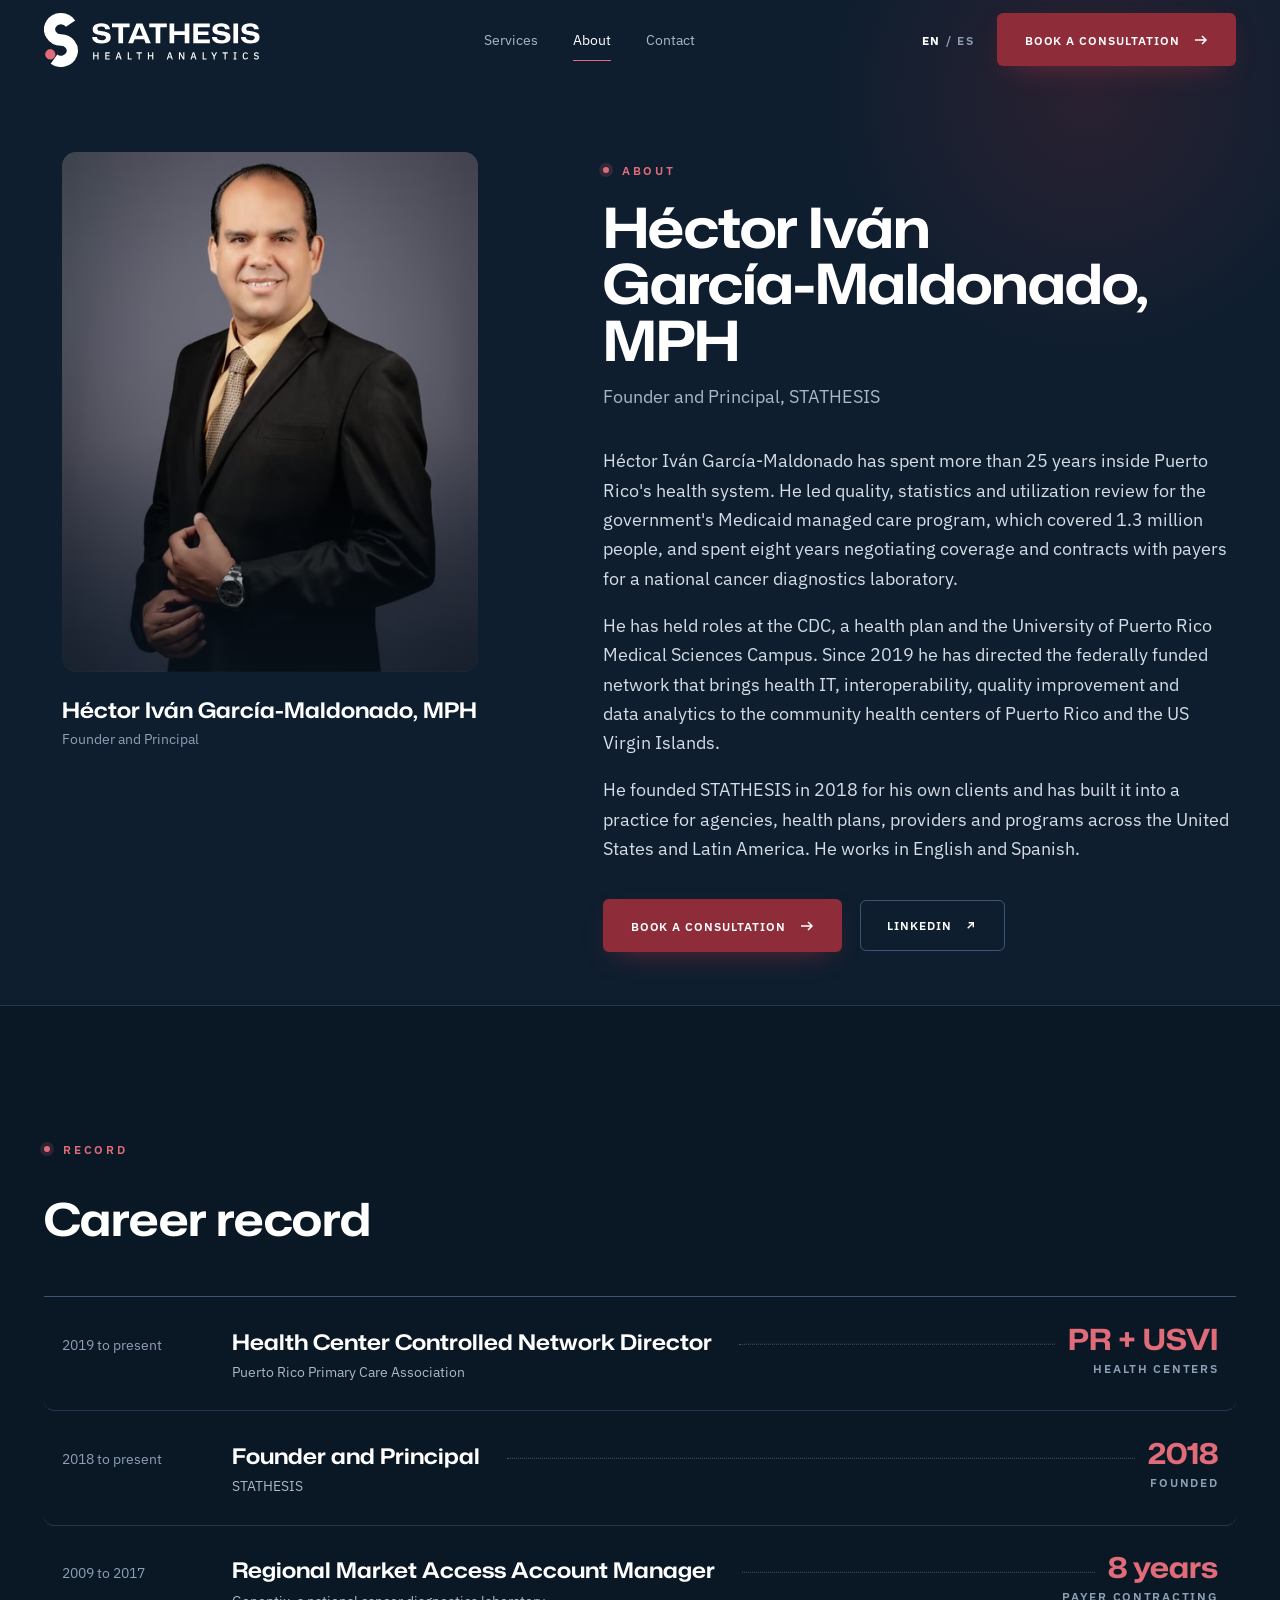
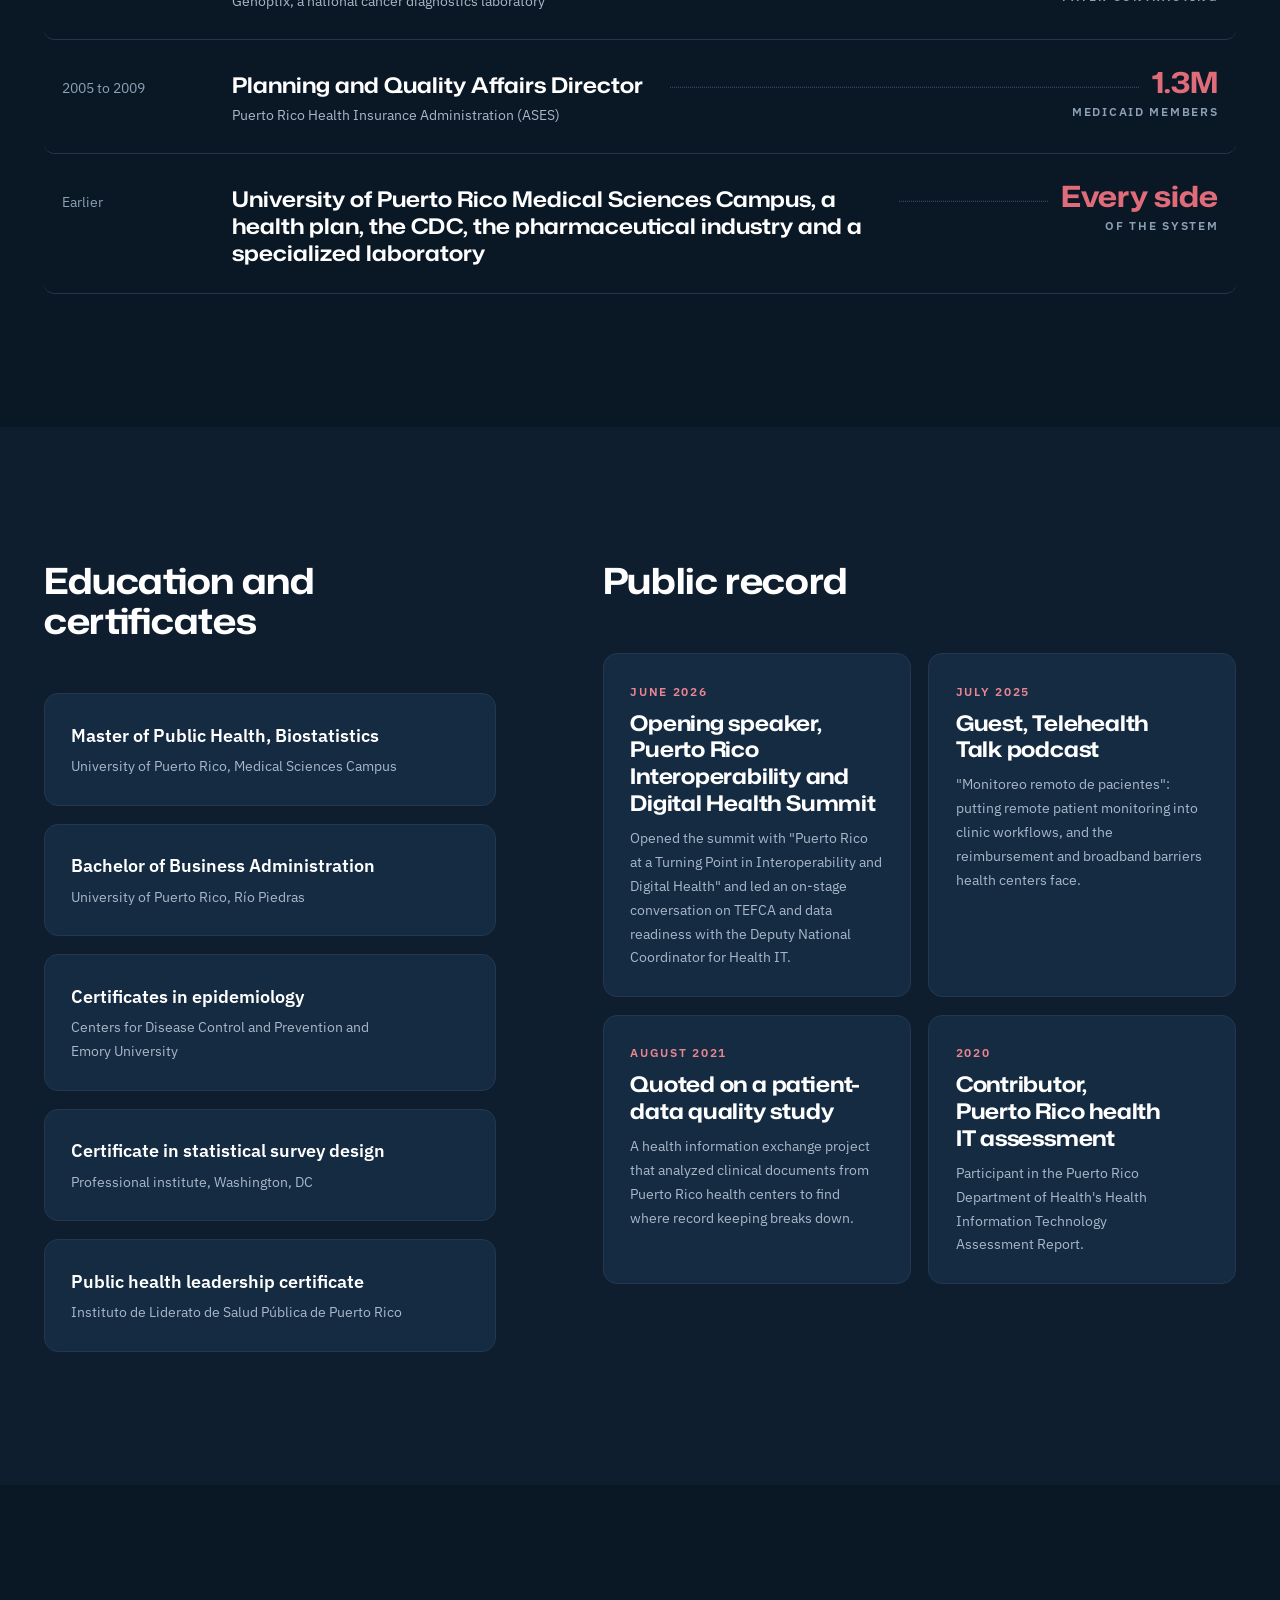
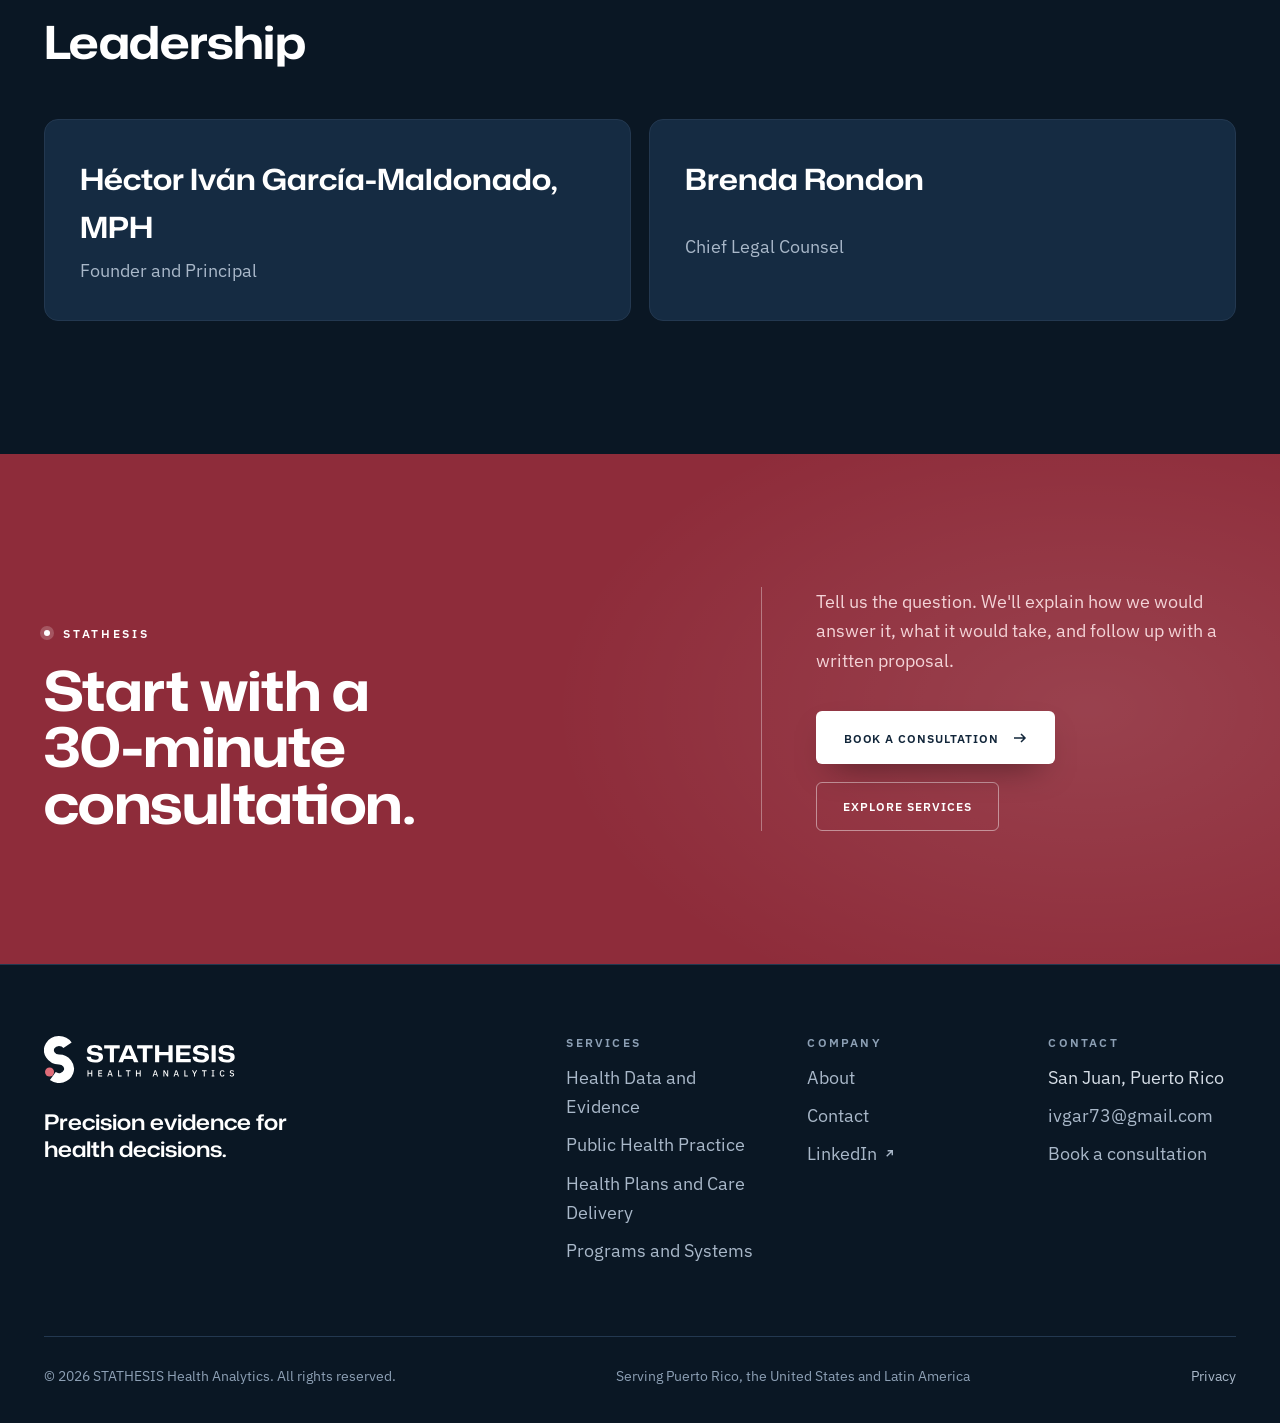
<file: about/index.html>
<!doctype html>
<html lang="en">
<head>
<meta charset="utf-8">
<!-- Google tag (gtag.js) -->
<script async src="https://www.googletagmanager.com/gtag/js?id=G-16YY1DPBME"></script>
<script>
  window.dataLayer = window.dataLayer || [];
  function gtag(){dataLayer.push(arguments);}
  gtag('js', new Date());
  gtag('config', 'G-16YY1DPBME');
</script>
<meta name="viewport" content="width=device-width, initial-scale=1, viewport-fit=cover">
<title>About Héctor Iván García-Maldonado · STATHESIS Health Analytics</title>
<meta name="description" content="Héctor Iván García-Maldonado, MPH: 25 years in Puerto Rico&#x27;s health system across Medicaid managed care quality, payer contracting, health IT and public health. Founder of STATHESIS.">
<link rel="alternate" hreflang="en" href="https://stathesis.com/about/"><link rel="alternate" hreflang="es" href="https://stathesis.com/es/sobre/"><link rel="alternate" hreflang="x-default" href="https://stathesis.com/about/"><link rel="canonical" href="https://stathesis.com/about/">
<meta property="og:type" content="website">
<meta property="og:site_name" content="STATHESIS Health Analytics">
<meta property="og:title" content="About Héctor Iván García-Maldonado · STATHESIS Health Analytics">
<meta property="og:description" content="Héctor Iván García-Maldonado, MPH: 25 years in Puerto Rico&#x27;s health system across Medicaid managed care quality, payer contracting, health IT and public health. Founder of STATHESIS.">
<meta property="og:url" content="https://stathesis.com/about/">
<meta property="og:image" content="https://stathesis.com/img/og.jpg">
<meta property="og:locale" content="en_US">
<meta name="twitter:card" content="summary_large_image">
<meta name="theme-color" content="#0E1E2F">
<meta name="color-scheme" content="dark">
<link rel="icon" href="/favicon.svg?v=4" type="image/svg+xml">
<link rel="icon" href="/favicon-32.png" sizes="32x32" type="image/png">
<link rel="apple-touch-icon" href="/apple-touch-icon.png">
<link rel="preload" href="/fonts/monasans-vf.woff2" as="font" type="font/woff2" crossorigin>
<link rel="preload" href="/fonts/ibmplexsans-vf.woff2" as="font" type="font/woff2" crossorigin>
<link rel="stylesheet" href="/css/tokens.css?v=20261027a">
<link rel="stylesheet" href="/css/base.css?v=20261027a">
<link rel="stylesheet" href="/css/site.css?v=20261027a">

</head>
<body>
<div class="progress" aria-hidden="true"></div>
<a class="skip-link" href="#main">Skip to content</a>
<header class="site-header">
  <div class="container bar">
    <a class="brand" href="/"><img src="/img/logo-reverse.svg" width="461" height="100" alt="STATHESIS Health Analytics"></a>
    <nav class="nav" aria-label="Main"><a href="/services/">Services</a><a href="/about/" aria-current="page">About</a><a href="/contact/">Contact</a></nav>
    <div class="header-tools">
      <a class="lang" href="/es/sobre/" hreflang="es" lang="es"><span class="visually-hidden">Español: </span><b>EN</b>&nbsp;/&nbsp;ES</a>
      <a class="btn magnetic" href="https://calendly.com/ivgar73/30min" target="_blank" rel="noopener">Book a consultation<span class="visually-hidden"> (opens in a new tab)</span><svg class="arrow" width="16" height="16" viewBox="0 0 16 16" fill="none" aria-hidden="true"><path d="M2 8h11M9 4l4 4-4 4" stroke="currentColor" stroke-width="1.5"/></svg></a>
      <button class="nav-toggle" type="button" aria-expanded="false" aria-controls="mobile-nav"><span class="visually-hidden">Menu</span><svg width="24" height="24" viewBox="0 0 24 24" fill="currentColor" aria-hidden="true"><circle cx="5" cy="5" r="1.6"/><circle cx="12" cy="5" r="1.6"/><circle cx="19" cy="5" r="1.6"/><circle cx="5" cy="12" r="1.6"/><circle cx="12" cy="12" r="1.6"/><circle cx="19" cy="12" r="1.6"/><circle cx="5" cy="19" r="1.6"/><circle cx="12" cy="19" r="1.6"/><circle cx="19" cy="19" r="1.6"/></svg></button>
    </div>
  </div>
  <div class="container mobile-nav" id="mobile-nav" hidden>
    <a href="/services/">Services</a><a href="/about/" aria-current="page">About</a><a href="/contact/">Contact</a>
    <a class="lang" href="/es/sobre/" hreflang="es" lang="es">Español</a>
    <a class="btn" href="https://calendly.com/ivgar73/30min" target="_blank" rel="noopener">Book a consultation<span class="visually-hidden"> (opens in a new tab)</span><svg class="arrow" width="16" height="16" viewBox="0 0 16 16" fill="none" aria-hidden="true"><path d="M2 8h11M9 4l4 4-4 4" stroke="currentColor" stroke-width="1.5"/></svg></a>
  </div>
</header>
<main id="main">
<section class="page-hero">
  <div class="container about-grid">
    <figure class="portrait">
        <div class="frame">
          <div class="media" data-reveal><picture><source type="image/avif" srcset="/img/hector-480.avif 480w, /img/hector-640.avif 640w, /img/hector-960.avif 960w, /img/hector-1280.avif 1280w" sizes="(min-width: 60rem) 26rem, 90vw"><source type="image/webp" srcset="/img/hector-480.webp 480w, /img/hector-640.webp 640w, /img/hector-960.webp 960w, /img/hector-1280.webp 1280w" sizes="(min-width: 60rem) 26rem, 90vw"><img src="/img/hector-960.jpg" srcset="/img/hector-480.jpg 480w, /img/hector-640.jpg 640w, /img/hector-960.jpg 960w, /img/hector-1280.jpg 1280w" sizes="(min-width: 60rem) 26rem, 90vw" width="640" height="800" alt="Héctor Iván García-Maldonado, founder of STATHESIS, in a dark suit and tie" fetchpriority="high" decoding="async"></picture></div>
        </div>
        <figcaption><b>Héctor Iván García-Maldonado, MPH</b><span>Founder and Principal</span></figcaption>
      </figure>
    <div>
      <div class="eyebrow" data-reveal>About</div>
      <h1 class="about-name" data-split style="margin-top:var(--space-s)">Héctor Iván García-Maldonado, MPH</h1>
      <p class="muted" data-reveal style="margin-top:var(--space-xs)">Founder and Principal, STATHESIS</p>
      <div class="prose" data-reveal style="margin-top:var(--space-l)"><p>Héctor Iván García-Maldonado has spent more than 25 years inside Puerto Rico&#x27;s health system. He led quality, statistics and utilization review for the government&#x27;s Medicaid managed care program, which covered 1.3 million people, and spent eight years negotiating coverage and contracts with payers for a national cancer diagnostics laboratory.</p><p>He has held roles at the CDC, a health plan and the University of Puerto Rico Medical Sciences Campus. Since 2019 he has directed the federally funded network that brings health IT, interoperability, quality improvement and data analytics to the community health centers of Puerto Rico and the US Virgin Islands.</p><p>He founded STATHESIS in 2018 for his own clients and has built it into a practice for agencies, health plans, providers and programs across the United States and Latin America. He works in English and Spanish.</p></div>
      <div class="cluster hero-actions" data-reveal><a class="btn magnetic" href="https://calendly.com/ivgar73/30min" target="_blank" rel="noopener">Book a consultation<span class="visually-hidden"> (opens in a new tab)</span><svg class="arrow" width="16" height="16" viewBox="0 0 16 16" fill="none" aria-hidden="true"><path d="M2 8h11M9 4l4 4-4 4" stroke="currentColor" stroke-width="1.5"/></svg></a><a class="btn btn--ghost" href="https://www.linkedin.com/in/hector-ivan-garcia-maldonado-5985528/" target="_blank" rel="noopener">LinkedIn<svg class="arrow" width="13" height="13" viewBox="0 0 14 14" fill="none" aria-hidden="true"><path d="M4 10L10 4M5 4h5v5" stroke="currentColor" stroke-width="1.5"/></svg></a></div>
    </div>
  </div>
</section>
<section class="section section--deep">
  <div class="container">
    <div class="section-head"><div class="eyebrow">Record</div><h2 class="h2" data-split style="margin-top:var(--space-s)">Career record</h2></div>
    <div class="register"><div class="register-row" data-reveal style="--i:0"><span class="when">2019 to present</span><div class="what"><b>Health Center Controlled Network Director</b><small>Puerto Rico Primary Care Association</small></div><div class="fig"><span class="fig-line"><span class="leader" aria-hidden="true"></span><span class="num">PR + USVI</span></span><small>Health centers</small></div></div><div class="register-row" data-reveal style="--i:1"><span class="when">2018 to present</span><div class="what"><b>Founder and Principal</b><small>STATHESIS</small></div><div class="fig"><span class="fig-line"><span class="leader" aria-hidden="true"></span><span class="num">2018</span></span><small>Founded</small></div></div><div class="register-row" data-reveal style="--i:2"><span class="when">2009 to 2017</span><div class="what"><b>Regional Market Access Account Manager</b><small>Genoptix, a national cancer diagnostics laboratory</small></div><div class="fig"><span class="fig-line"><span class="leader" aria-hidden="true"></span><span class="num">8 years</span></span><small>Payer contracting</small></div></div><div class="register-row" data-reveal style="--i:3"><span class="when">2005 to 2009</span><div class="what"><b>Planning and Quality Affairs Director</b><small>Puerto Rico Health Insurance Administration (ASES)</small></div><div class="fig"><span class="fig-line"><span class="leader" aria-hidden="true"></span><span class="num"><span data-count="1.3" data-suffix="M">1.3M</span></span></span><small>Medicaid members</small></div></div><div class="register-row" data-reveal style="--i:4"><span class="when">Earlier</span><div class="what"><b>University of Puerto Rico Medical Sciences Campus, a health plan, the CDC, the pharmaceutical industry and a specialized laboratory</b></div><div class="fig"><span class="fig-line"><span class="leader" aria-hidden="true"></span><span class="num">Every side</span></span><small>of the system</small></div></div></div>
  </div>
</section>
<section class="section">
  <div class="container">
    <div class="split split--wide-media" style="align-items:start">
      <div><div class="section-head"><h2 style="font-size:var(--step-4)">Education and certificates</h2></div><ul class="creds" data-stagger><li class="panel spot"><b>Master of Public Health, Biostatistics</b><span>University of Puerto Rico, Medical Sciences Campus</span></li><li class="panel spot"><b>Bachelor of Business Administration</b><span>University of Puerto Rico, Río Piedras</span></li><li class="panel spot"><b>Certificates in epidemiology</b><span>Centers for Disease Control and Prevention and Emory University</span></li><li class="panel spot"><b>Certificate in statistical survey design</b><span>Professional institute, Washington, DC</span></li><li class="panel spot"><b>Public health leadership certificate</b><span>Instituto de Liderato de Salud Pública de Puerto Rico</span></li></ul></div>
      <div><div class="section-head"><h2 style="font-size:var(--step-4)">Public record</h2></div><div class="record" data-stagger><div class="record-item panel spot"><span class="when">June 2026</span><h3>Opening speaker, Puerto Rico Interoperability and Digital Health Summit</h3><p>Opened the summit with &quot;Puerto Rico at a Turning Point in Interoperability and Digital Health&quot; and led an on-stage conversation on TEFCA and data readiness with the Deputy National Coordinator for Health IT.</p></div><div class="record-item panel spot"><span class="when">July 2025</span><h3>Guest, Telehealth Talk podcast</h3><p>&quot;Monitoreo remoto de pacientes&quot;: putting remote patient monitoring into clinic workflows, and the reimbursement and broadband barriers health centers face.</p></div><div class="record-item panel spot"><span class="when">August 2021</span><h3>Quoted on a patient-data quality study</h3><p>A health information exchange project that analyzed clinical documents from Puerto Rico health centers to find where record keeping breaks down.</p></div><div class="record-item panel spot"><span class="when">2020</span><h3>Contributor, Puerto Rico health IT assessment</h3><p>Participant in the Puerto Rico Department of Health&#x27;s Health Information Technology Assessment Report.</p></div></div></div>
    </div>
  </div>
</section>
<section class="section section--deep">
  <div class="container">
    <div class="section-head"><h2 class="h2" data-split>Leadership</h2></div>
    <div class="team" data-stagger><div class="member panel spot"><b>Héctor Iván García-Maldonado, MPH</b><span>Founder and Principal</span></div><div class="member panel spot"><b>Brenda Rondon</b><span>Chief Legal Counsel</span></div></div>
  </div>
</section>
<section class="section section--band closing">
  <div class="container closing-grid">
    <div class="closing-head">
      <div class="eyebrow">STATHESIS</div>
      <h2 data-split style="margin-top:var(--space-s)">Start with a 30-minute consultation.</h2>
    </div>
    <div class="closing-body">
      <p data-reveal>Tell us the question. We'll explain how we would answer it, what it would take, and follow up with a written proposal.</p>
      <div class="cluster hero-actions" data-reveal><a class="btn btn--light magnetic" href="https://calendly.com/ivgar73/30min" target="_blank" rel="noopener">Book a consultation<span class="visually-hidden"> (opens in a new tab)</span><svg class="arrow" width="16" height="16" viewBox="0 0 16 16" fill="none" aria-hidden="true"><path d="M2 8h11M9 4l4 4-4 4" stroke="currentColor" stroke-width="1.5"/></svg></a><a class="btn btn--ghost" href="/services/">Explore services</a></div>
    </div>
  </div>
</section>
</main>
<footer class="site-footer">
  <div class="container">
    <div class="footer-grid">
      <div>
        <a class="foot-brand" href="/"><img src="/img/logo-reverse.svg" width="461" height="100" alt="STATHESIS Health Analytics" loading="lazy"></a>
        <p class="tagline">Precision evidence for health decisions.</p>
      </div>
      <div><h3>Services</h3><ul><li><a href="/services/#evidence">Health Data and Evidence</a></li><li><a href="/services/#public-health">Public Health Practice</a></li><li><a href="/services/#plans-care">Health Plans and Care Delivery</a></li><li><a href="/services/#programs-systems">Programs and Systems</a></li></ul></div>
      <div><h3>Company</h3><ul>
        <li><a href="/about/">About</a></li>
        <li><a href="/contact/">Contact</a></li>
        <li><a href="https://www.linkedin.com/in/hector-ivan-garcia-maldonado-5985528/" target="_blank" rel="noopener">LinkedIn<svg class="arrow" width="13" height="13" viewBox="0 0 14 14" fill="none" aria-hidden="true"><path d="M4 10L10 4M5 4h5v5" stroke="currentColor" stroke-width="1.5"/></svg></a></li>
      </ul></div>
      <div><h3>Contact</h3><ul>
        <li>San Juan, Puerto Rico</li><li><a href="mailto:ivgar73@gmail.com">ivgar73@gmail.com</a></li>
        <li><a href="https://calendly.com/ivgar73/30min">Book a consultation</a></li>
      </ul></div>
    </div>
    <div class="footer-base">
      <span>&copy; 2026 STATHESIS Health Analytics. All rights reserved.</span>
      <span>Serving Puerto Rico, the United States and Latin America</span>
      <a href="/privacy/">Privacy</a>
    </div>
  </div>
</footer>
<script src="/js/motion.js?v=20261027a" defer></script>
<script src="/js/site.js?v=20261027a" defer></script>
</body>
</html>
</file>
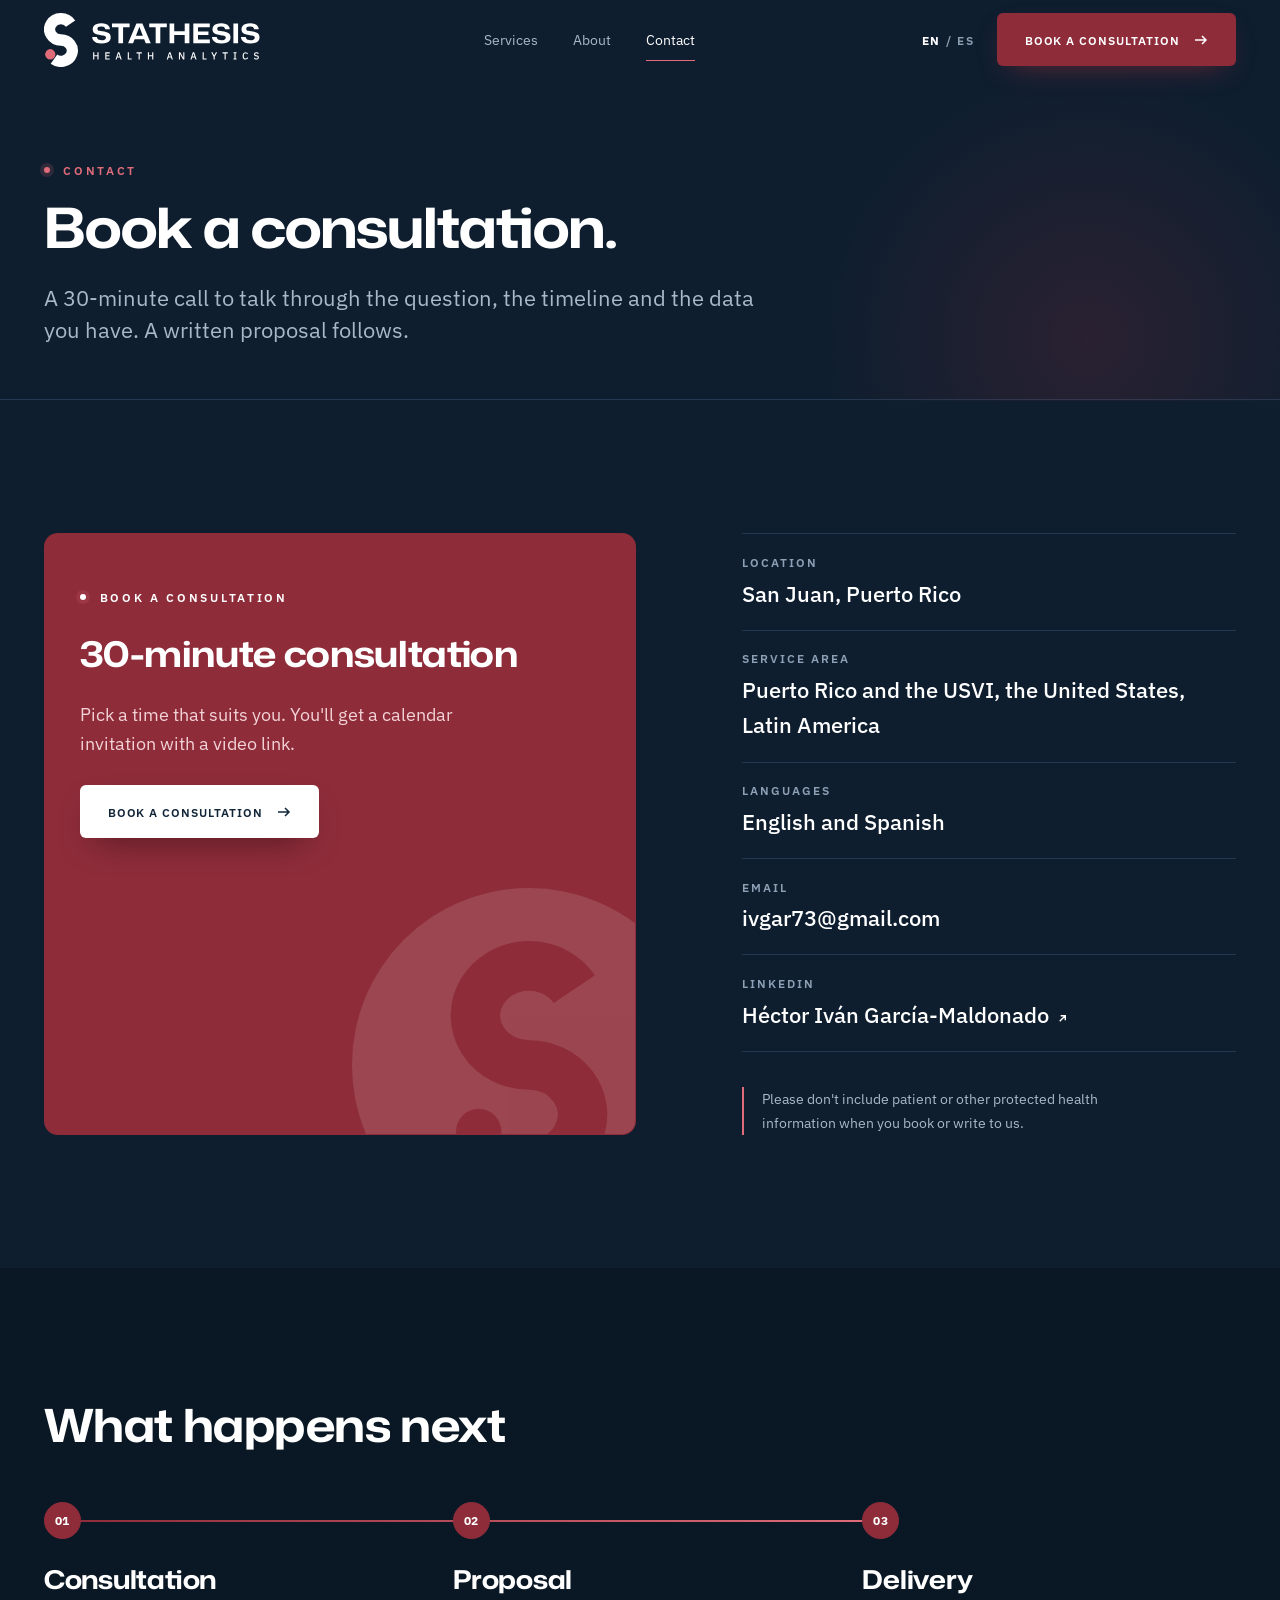
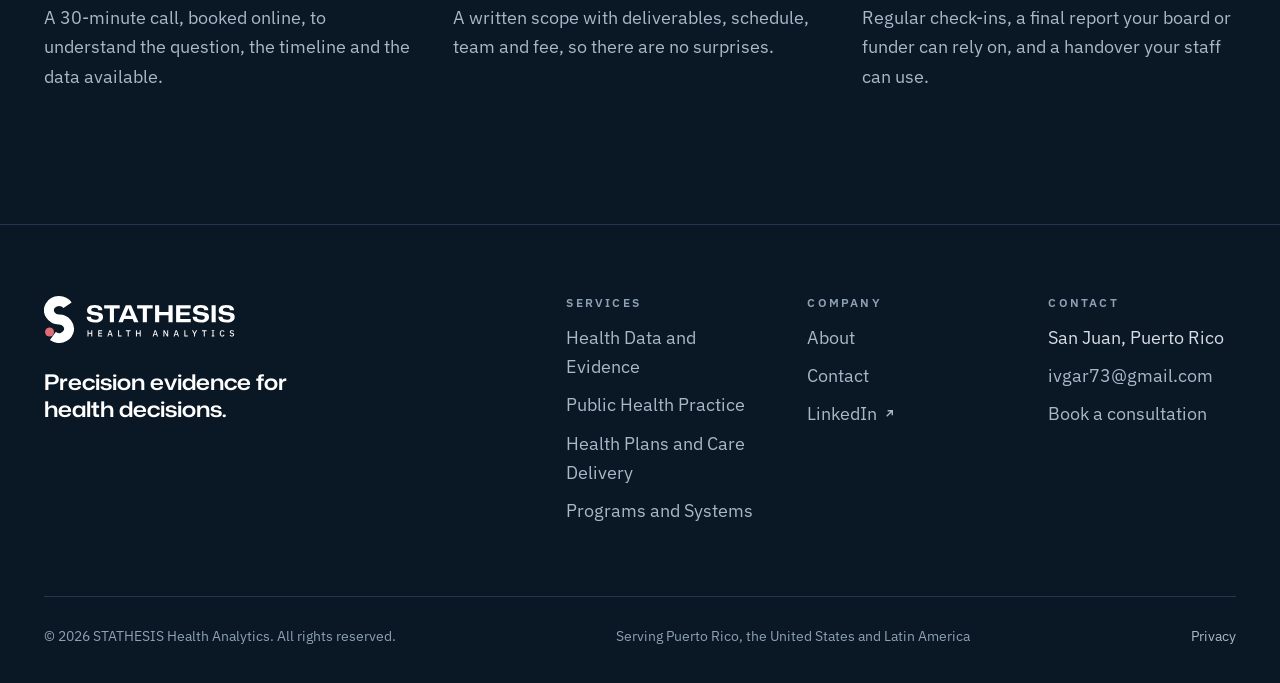
<file: contact/index.html>
<!doctype html>
<html lang="en">
<head>
<meta charset="utf-8">
<!-- Google tag (gtag.js) -->
<script async src="https://www.googletagmanager.com/gtag/js?id=G-16YY1DPBME"></script>
<script>
  window.dataLayer = window.dataLayer || [];
  function gtag(){dataLayer.push(arguments);}
  gtag('js', new Date());
  gtag('config', 'G-16YY1DPBME');
</script>
<meta name="viewport" content="width=device-width, initial-scale=1, viewport-fit=cover">
<title>Contact · STATHESIS Health Analytics</title>
<meta name="description" content="Book a 30-minute consultation with STATHESIS Health Analytics, based in San Juan, Puerto Rico. In English and Spanish.">
<link rel="alternate" hreflang="en" href="https://stathesis.com/contact/"><link rel="alternate" hreflang="es" href="https://stathesis.com/es/contacto/"><link rel="alternate" hreflang="x-default" href="https://stathesis.com/contact/"><link rel="canonical" href="https://stathesis.com/contact/">
<meta property="og:type" content="website">
<meta property="og:site_name" content="STATHESIS Health Analytics">
<meta property="og:title" content="Contact · STATHESIS Health Analytics">
<meta property="og:description" content="Book a 30-minute consultation with STATHESIS Health Analytics, based in San Juan, Puerto Rico. In English and Spanish.">
<meta property="og:url" content="https://stathesis.com/contact/">
<meta property="og:image" content="https://stathesis.com/img/og.jpg">
<meta property="og:locale" content="en_US">
<meta name="twitter:card" content="summary_large_image">
<meta name="theme-color" content="#0E1E2F">
<meta name="color-scheme" content="dark">
<link rel="icon" href="/favicon.svg?v=4" type="image/svg+xml">
<link rel="icon" href="/favicon-32.png" sizes="32x32" type="image/png">
<link rel="apple-touch-icon" href="/apple-touch-icon.png">
<link rel="preload" href="/fonts/monasans-vf.woff2" as="font" type="font/woff2" crossorigin>
<link rel="preload" href="/fonts/ibmplexsans-vf.woff2" as="font" type="font/woff2" crossorigin>
<link rel="stylesheet" href="/css/tokens.css?v=20261027a">
<link rel="stylesheet" href="/css/base.css?v=20261027a">
<link rel="stylesheet" href="/css/site.css?v=20261027a">

</head>
<body>
<div class="progress" aria-hidden="true"></div>
<a class="skip-link" href="#main">Skip to content</a>
<header class="site-header">
  <div class="container bar">
    <a class="brand" href="/"><img src="/img/logo-reverse.svg" width="461" height="100" alt="STATHESIS Health Analytics"></a>
    <nav class="nav" aria-label="Main"><a href="/services/">Services</a><a href="/about/">About</a><a href="/contact/" aria-current="page">Contact</a></nav>
    <div class="header-tools">
      <a class="lang" href="/es/contacto/" hreflang="es" lang="es"><span class="visually-hidden">Español: </span><b>EN</b>&nbsp;/&nbsp;ES</a>
      <a class="btn magnetic" href="https://calendly.com/ivgar73/30min" target="_blank" rel="noopener">Book a consultation<span class="visually-hidden"> (opens in a new tab)</span><svg class="arrow" width="16" height="16" viewBox="0 0 16 16" fill="none" aria-hidden="true"><path d="M2 8h11M9 4l4 4-4 4" stroke="currentColor" stroke-width="1.5"/></svg></a>
      <button class="nav-toggle" type="button" aria-expanded="false" aria-controls="mobile-nav"><span class="visually-hidden">Menu</span><svg width="24" height="24" viewBox="0 0 24 24" fill="currentColor" aria-hidden="true"><circle cx="5" cy="5" r="1.6"/><circle cx="12" cy="5" r="1.6"/><circle cx="19" cy="5" r="1.6"/><circle cx="5" cy="12" r="1.6"/><circle cx="12" cy="12" r="1.6"/><circle cx="19" cy="12" r="1.6"/><circle cx="5" cy="19" r="1.6"/><circle cx="12" cy="19" r="1.6"/><circle cx="19" cy="19" r="1.6"/></svg></button>
    </div>
  </div>
  <div class="container mobile-nav" id="mobile-nav" hidden>
    <a href="/services/">Services</a><a href="/about/">About</a><a href="/contact/" aria-current="page">Contact</a>
    <a class="lang" href="/es/contacto/" hreflang="es" lang="es">Español</a>
    <a class="btn" href="https://calendly.com/ivgar73/30min" target="_blank" rel="noopener">Book a consultation<span class="visually-hidden"> (opens in a new tab)</span><svg class="arrow" width="16" height="16" viewBox="0 0 16 16" fill="none" aria-hidden="true"><path d="M2 8h11M9 4l4 4-4 4" stroke="currentColor" stroke-width="1.5"/></svg></a>
  </div>
</header>
<main id="main">
<section class="page-hero">
  <div class="container">
    <div class="eyebrow" data-reveal>Contact</div>
    <h1 data-split>Book a consultation.</h1>
    <p class="lede" data-reveal>A 30-minute call to talk through the question, the timeline and the data you have. A written proposal follows.</p>
  </div>
</section>
<section class="section">
  <div class="container contact-grid">
    <div class="booking panel" id="book" data-reveal>
      <img class="seal-bg" src="/img/seal-reverse.svg" width="100" height="100" alt="" aria-hidden="true">
      <div class="eyebrow">Book a consultation</div>
      <h2>30-minute consultation</h2>
      <p>Pick a time that suits you. You&#x27;ll get a calendar invitation with a video link.</p>
      <a class="btn btn--light magnetic" href="https://calendly.com/ivgar73/30min" target="_blank" rel="noopener">Book a consultation<span class="visually-hidden"> (opens in a new tab)</span><svg class="arrow" width="16" height="16" viewBox="0 0 16 16" fill="none" aria-hidden="true"><path d="M2 8h11M9 4l4 4-4 4" stroke="currentColor" stroke-width="1.5"/></svg></a>
    </div>
    <div class="stack stack--l">
      <ul class="details" data-stagger><li><span>Location</span><b>San Juan, Puerto Rico</b></li><li><span>Service area</span><b>Puerto Rico and the USVI, the United States, Latin America</b></li><li><span>Languages</span><b>English and Spanish</b></li><li><span>Email</span><a href="mailto:ivgar73@gmail.com">ivgar73@gmail.com</a></li><li><span>LinkedIn</span><a href="https://www.linkedin.com/in/hector-ivan-garcia-maldonado-5985528/" target="_blank" rel="noopener">H&eacute;ctor Iv&aacute;n Garc&iacute;a-Maldonado<svg class="arrow" width="13" height="13" viewBox="0 0 14 14" fill="none" aria-hidden="true"><path d="M4 10L10 4M5 4h5v5" stroke="currentColor" stroke-width="1.5"/></svg></a></li></ul>
      <p class="note" data-reveal>Please don&#x27;t include patient or other protected health information when you book or write to us.</p>
    </div>
  </div>
</section>
<section class="section section--deep">
  <div class="container">
    <div class="section-head"><h2 class="h2" data-split>What happens next</h2></div>
    <div class="path-wrap"><div class="path-line" aria-hidden="true"><span></span></div><div class="path"><div class="path-step is-lit"><span class="node">01</span><h3>Consultation</h3><p>A 30-minute call, booked online, to understand the question, the timeline and the data available.</p></div><div class="path-step is-lit"><span class="node">02</span><h3>Proposal</h3><p>A written scope with deliverables, schedule, team and fee, so there are no surprises.</p></div><div class="path-step is-lit"><span class="node">03</span><h3>Delivery</h3><p>Regular check-ins, a final report your board or funder can rely on, and a handover your staff can use.</p></div></div></div>
  </div>
</section>
</main>
<footer class="site-footer">
  <div class="container">
    <div class="footer-grid">
      <div>
        <a class="foot-brand" href="/"><img src="/img/logo-reverse.svg" width="461" height="100" alt="STATHESIS Health Analytics" loading="lazy"></a>
        <p class="tagline">Precision evidence for health decisions.</p>
      </div>
      <div><h3>Services</h3><ul><li><a href="/services/#evidence">Health Data and Evidence</a></li><li><a href="/services/#public-health">Public Health Practice</a></li><li><a href="/services/#plans-care">Health Plans and Care Delivery</a></li><li><a href="/services/#programs-systems">Programs and Systems</a></li></ul></div>
      <div><h3>Company</h3><ul>
        <li><a href="/about/">About</a></li>
        <li><a href="/contact/">Contact</a></li>
        <li><a href="https://www.linkedin.com/in/hector-ivan-garcia-maldonado-5985528/" target="_blank" rel="noopener">LinkedIn<svg class="arrow" width="13" height="13" viewBox="0 0 14 14" fill="none" aria-hidden="true"><path d="M4 10L10 4M5 4h5v5" stroke="currentColor" stroke-width="1.5"/></svg></a></li>
      </ul></div>
      <div><h3>Contact</h3><ul>
        <li>San Juan, Puerto Rico</li><li><a href="mailto:ivgar73@gmail.com">ivgar73@gmail.com</a></li>
        <li><a href="https://calendly.com/ivgar73/30min">Book a consultation</a></li>
      </ul></div>
    </div>
    <div class="footer-base">
      <span>&copy; 2026 STATHESIS Health Analytics. All rights reserved.</span>
      <span>Serving Puerto Rico, the United States and Latin America</span>
      <a href="/privacy/">Privacy</a>
    </div>
  </div>
</footer>
<script src="/js/motion.js?v=20261027a" defer></script>
<script src="/js/site.js?v=20261027a" defer></script>
</body>
</html>
</file>
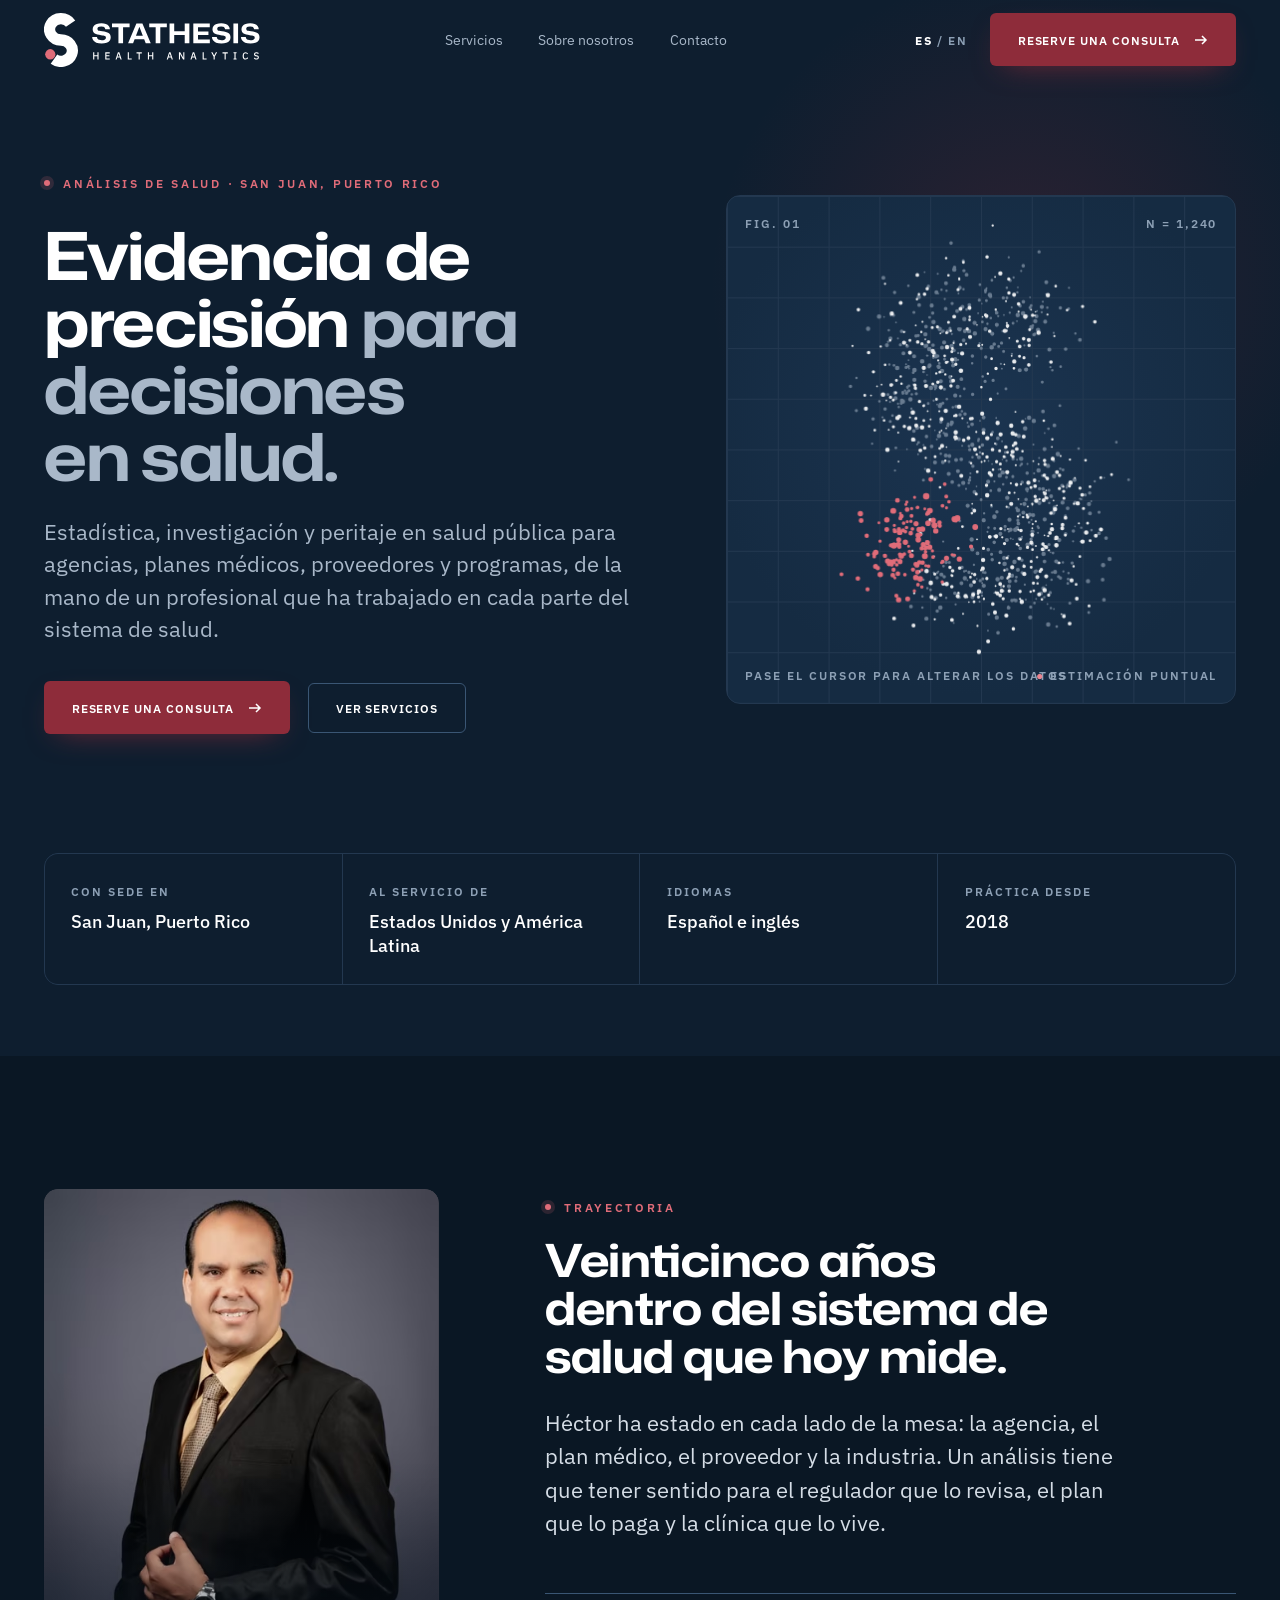
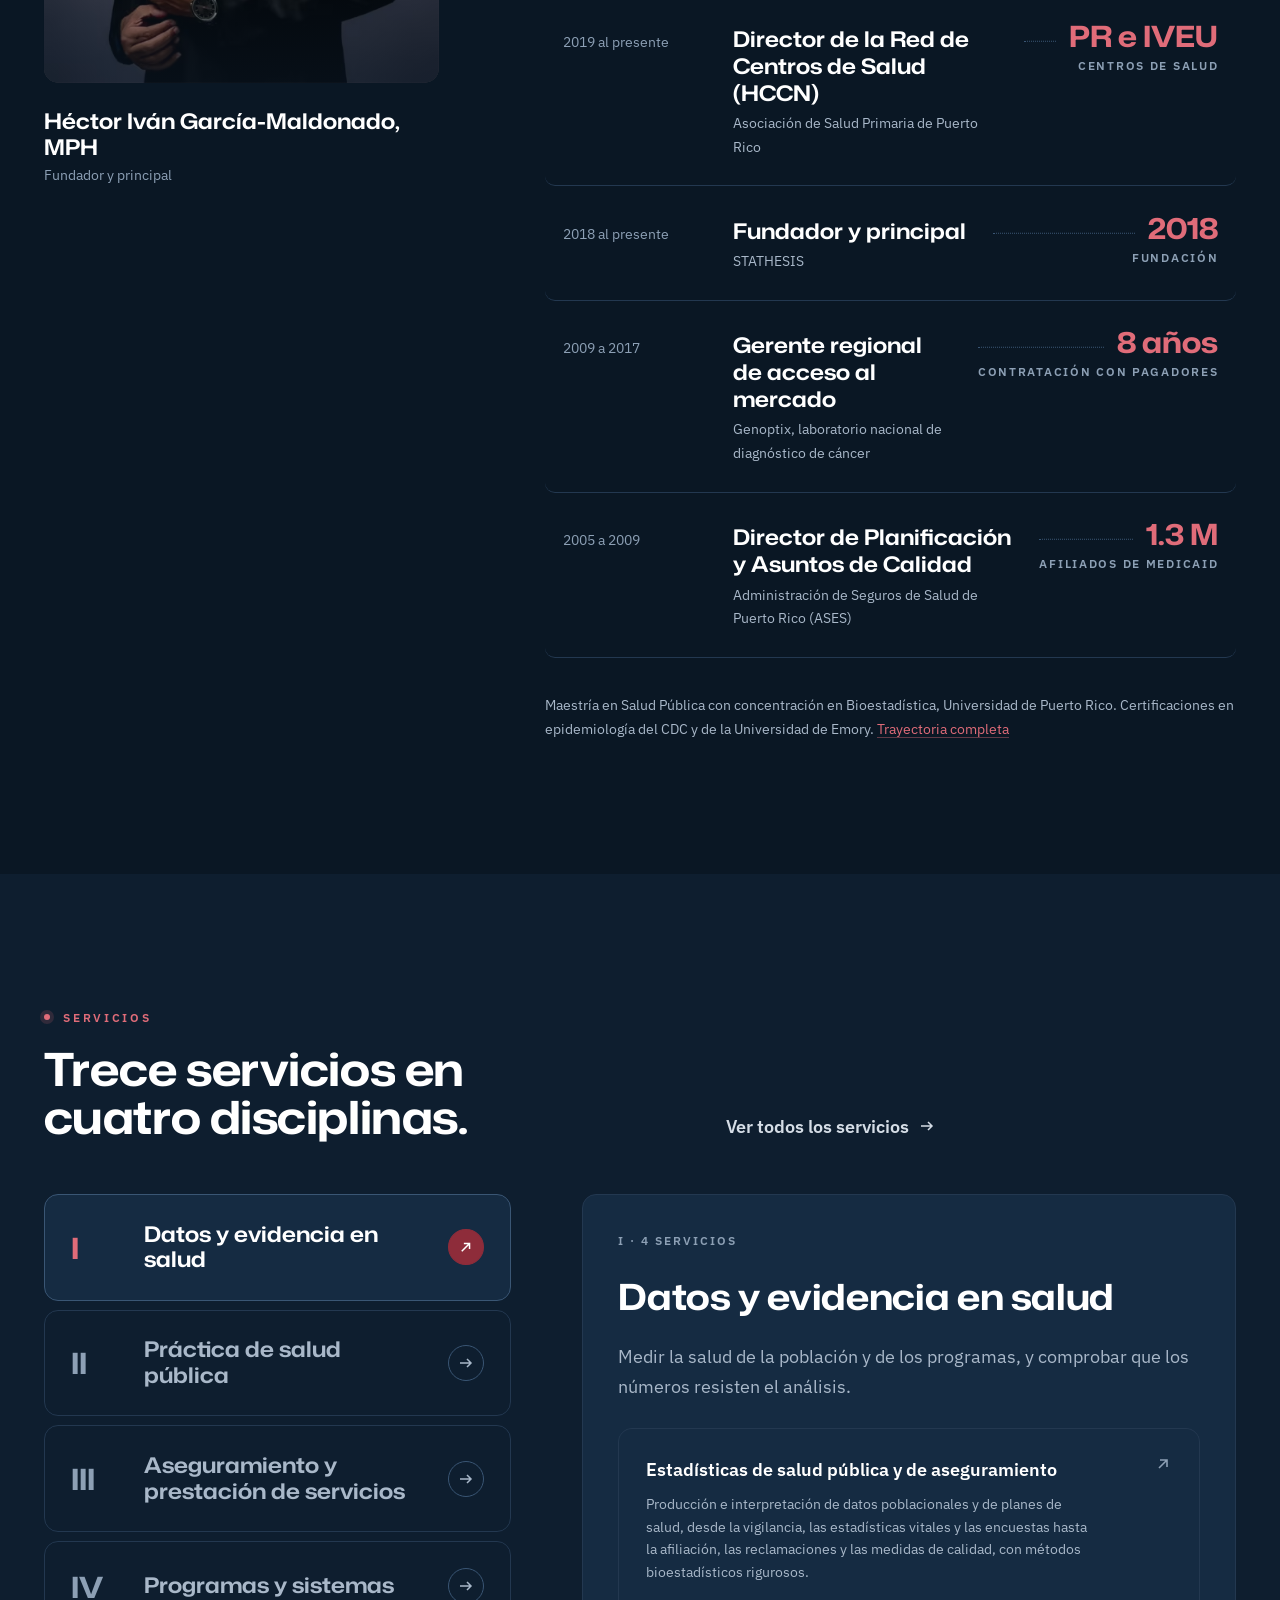
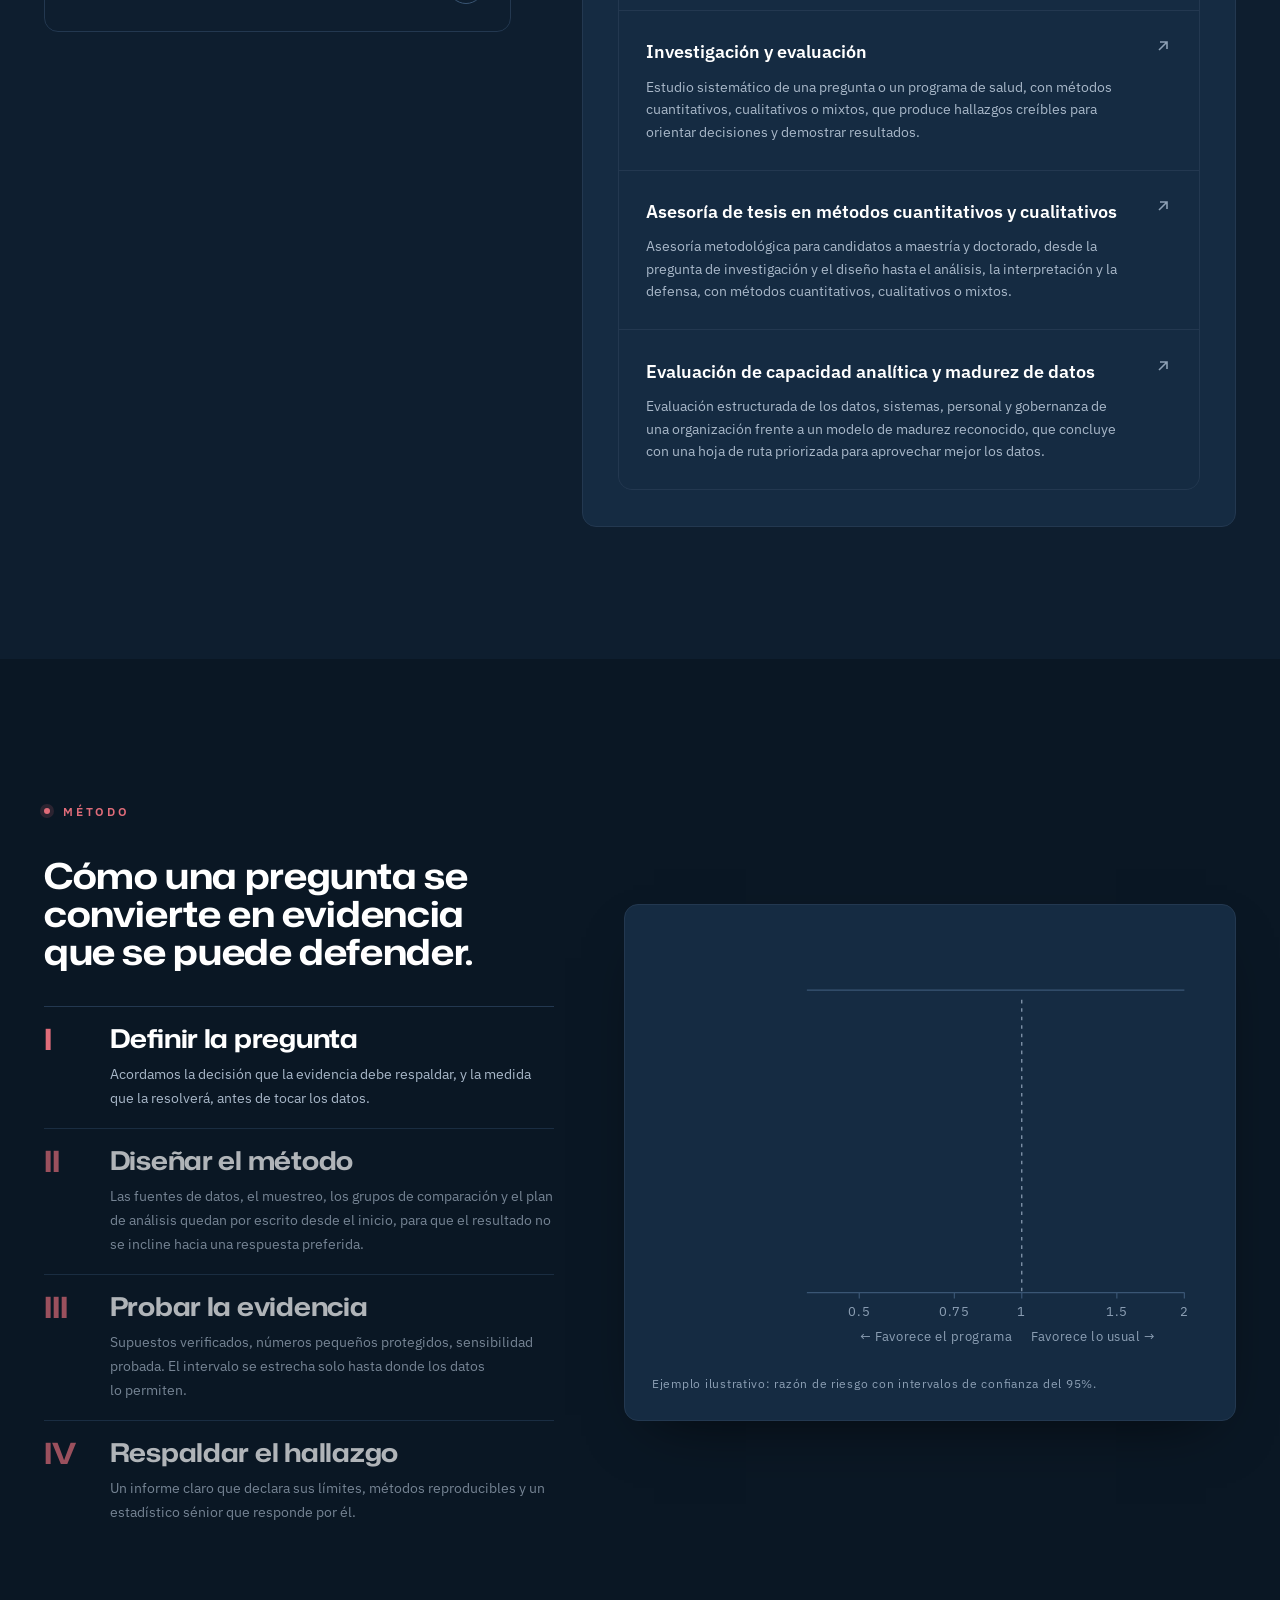
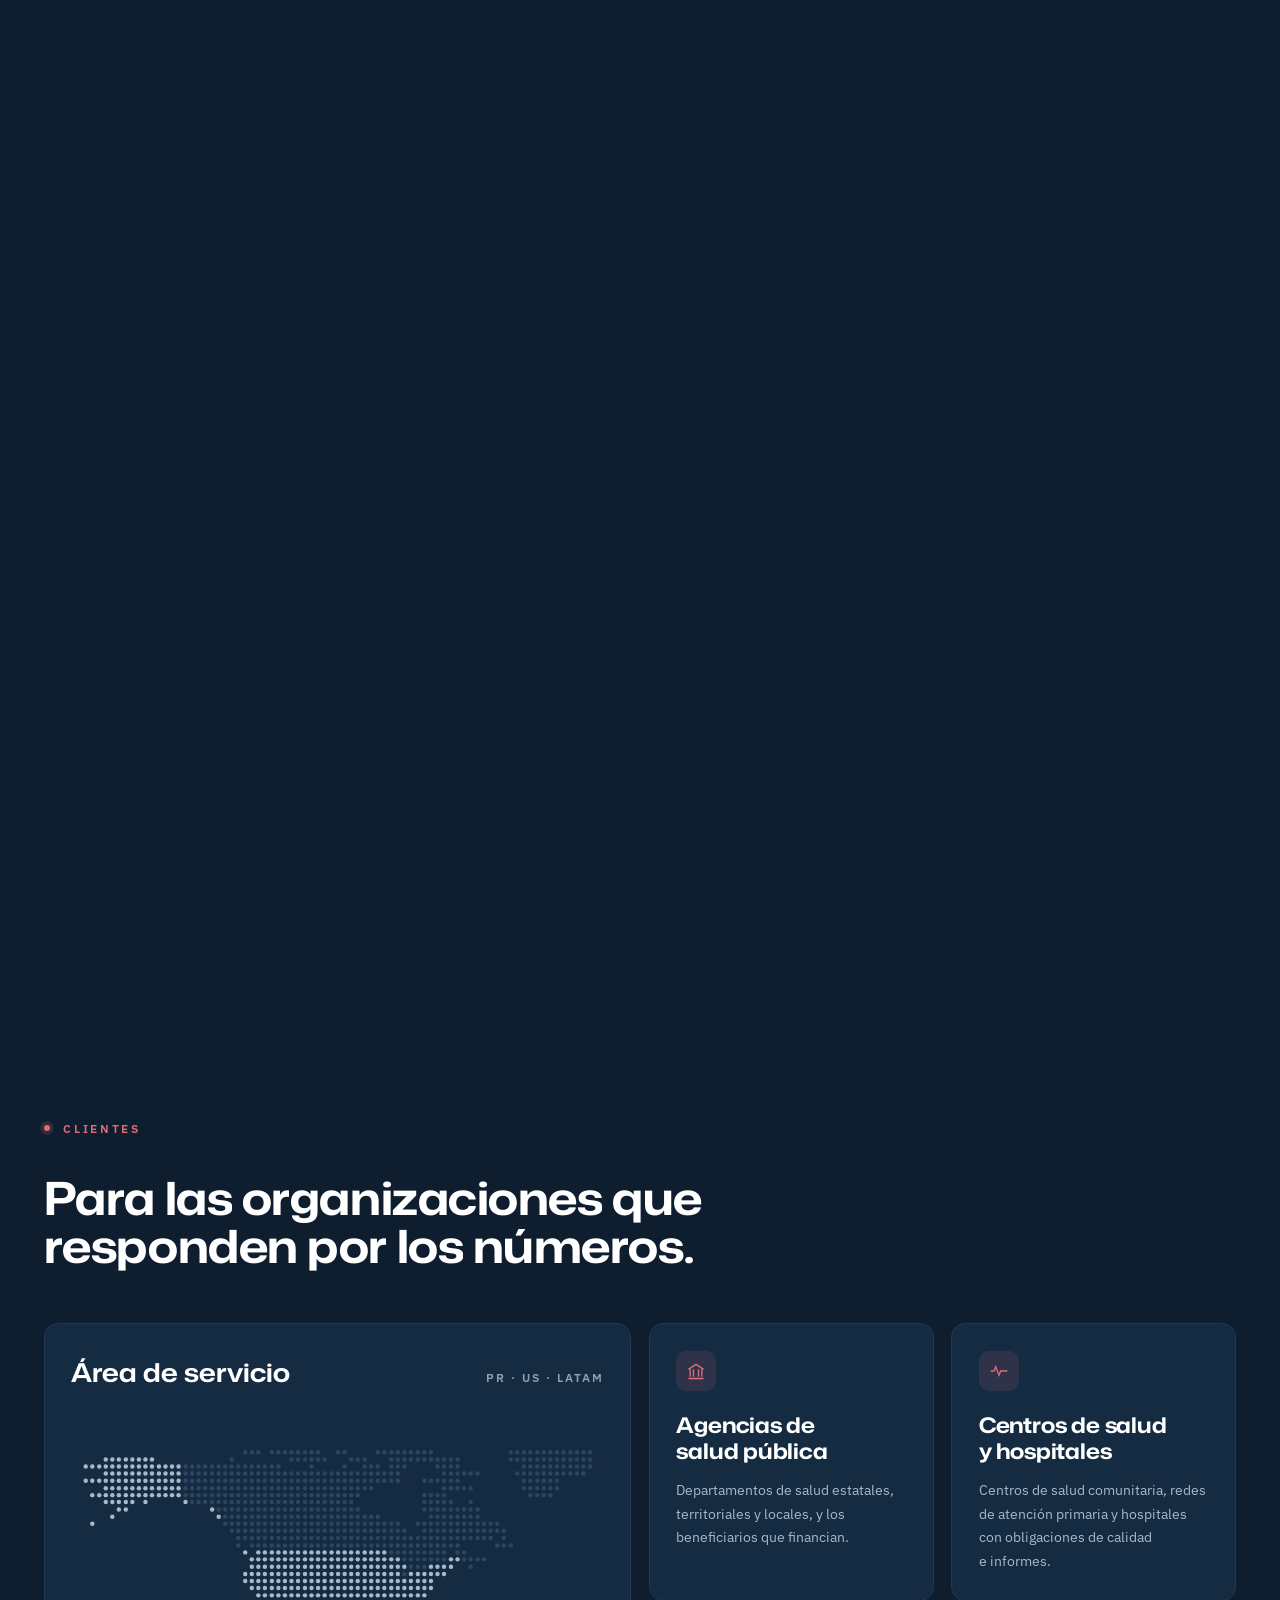
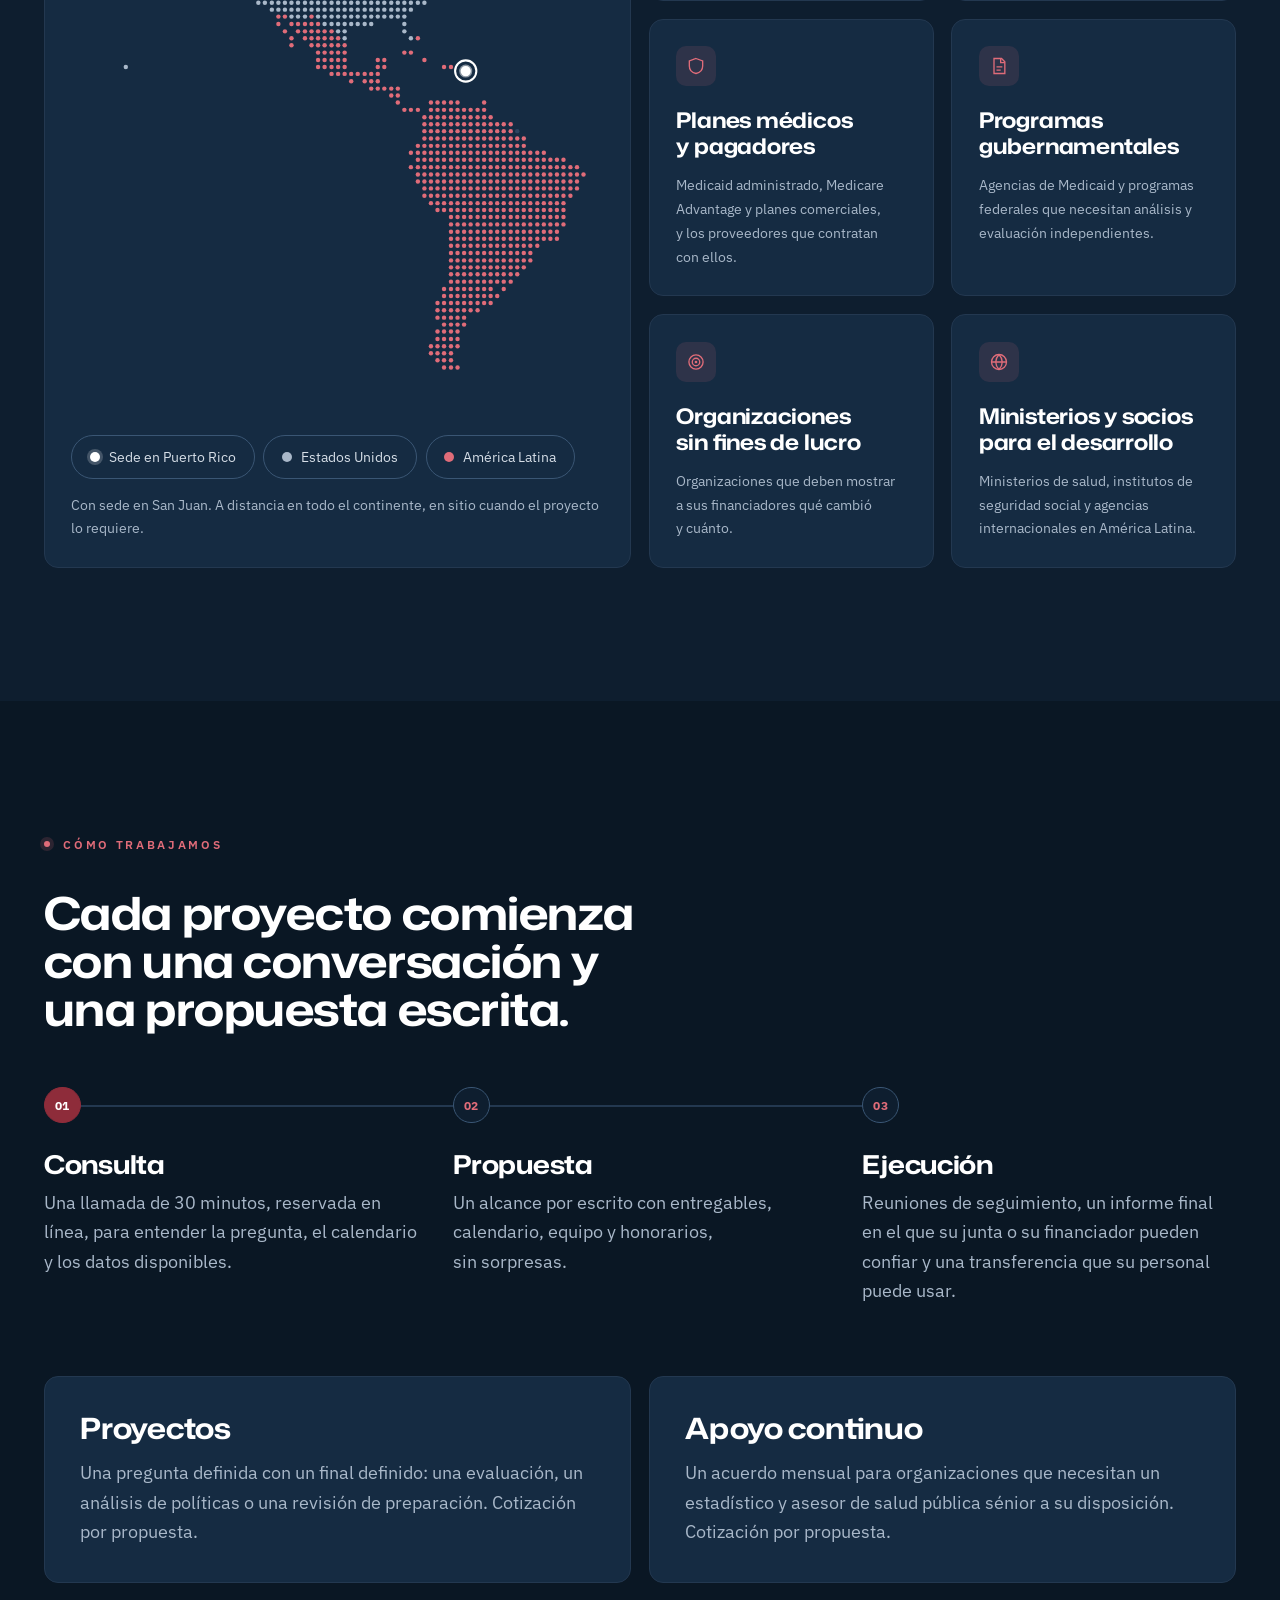
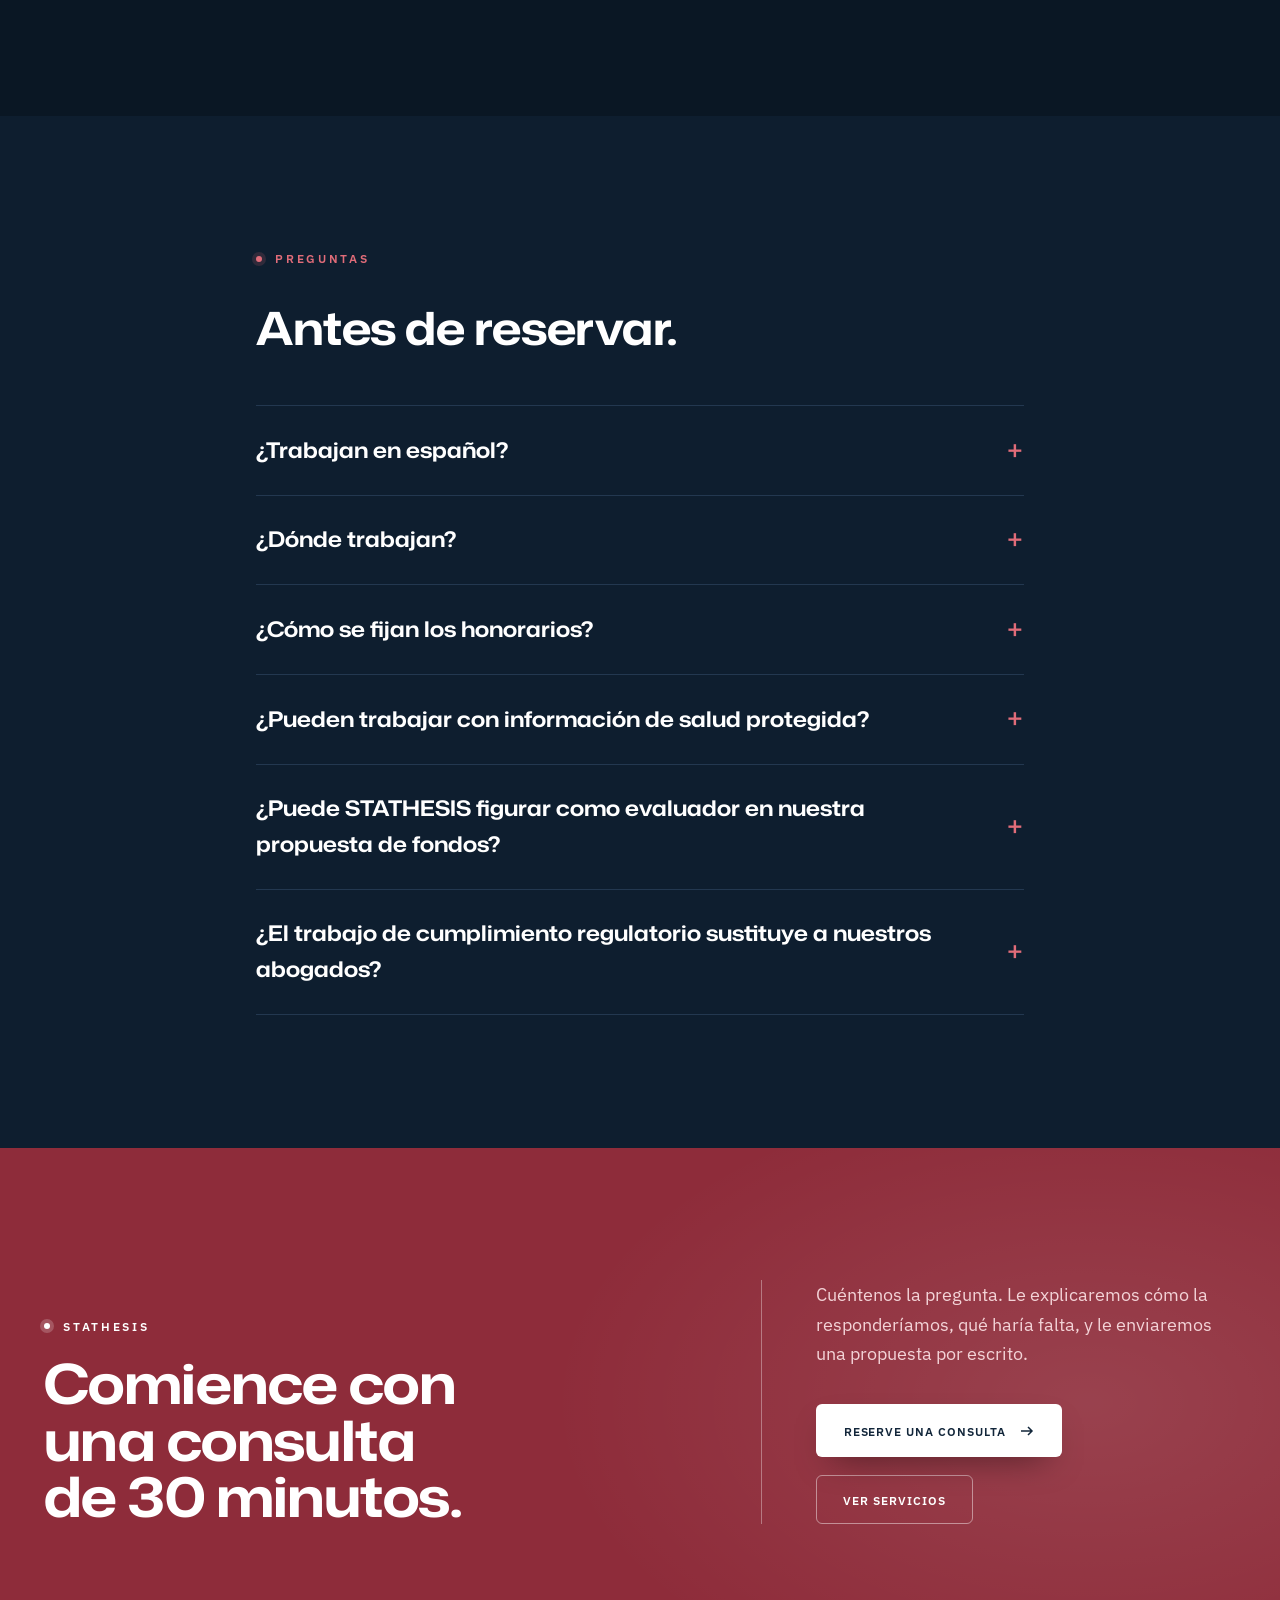
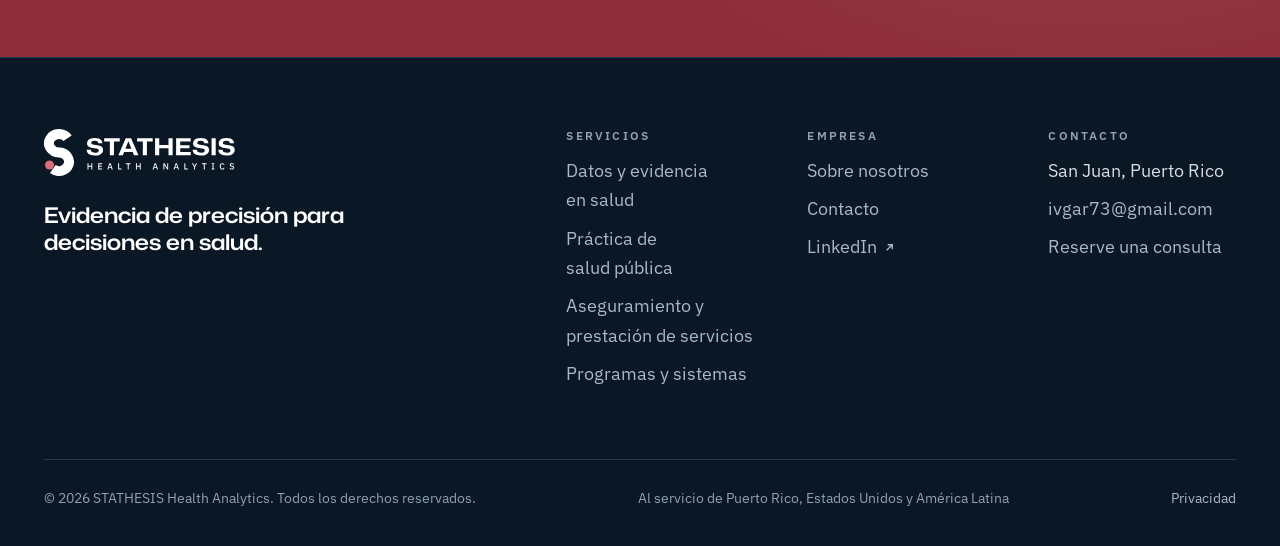
<file: es/index.html>
<!doctype html>
<html lang="es">
<head>
<meta charset="utf-8">
<!-- Google tag (gtag.js) -->
<script async src="https://www.googletagmanager.com/gtag/js?id=G-16YY1DPBME"></script>
<script>
  window.dataLayer = window.dataLayer || [];
  function gtag(){dataLayer.push(arguments);}
  gtag('js', new Date());
  gtag('config', 'G-16YY1DPBME');
</script>
<meta name="viewport" content="width=device-width, initial-scale=1, viewport-fit=cover">
<title>STATHESIS Health Analytics · Evidencia de precisión para decisiones en salud</title>
<meta name="description" content="Consultoría en estadísticas de salud pública, investigación, políticas y sistemas de salud desde San Juan, Puerto Rico, para agencias, planes médicos y proveedores en Estados Unidos y América Latina. En español e inglés.">
<link rel="alternate" hreflang="en" href="https://stathesis.com/"><link rel="alternate" hreflang="es" href="https://stathesis.com/es/"><link rel="alternate" hreflang="x-default" href="https://stathesis.com/"><link rel="canonical" href="https://stathesis.com/es/">
<meta property="og:type" content="website">
<meta property="og:site_name" content="STATHESIS Health Analytics">
<meta property="og:title" content="STATHESIS Health Analytics · Evidencia de precisión para decisiones en salud">
<meta property="og:description" content="Consultoría en estadísticas de salud pública, investigación, políticas y sistemas de salud desde San Juan, Puerto Rico, para agencias, planes médicos y proveedores en Estados Unidos y América Latina. En español e inglés.">
<meta property="og:url" content="https://stathesis.com/es/">
<meta property="og:image" content="https://stathesis.com/img/og.jpg">
<meta property="og:locale" content="es_PR">
<meta name="twitter:card" content="summary_large_image">
<meta name="theme-color" content="#0E1E2F">
<meta name="color-scheme" content="dark">
<link rel="icon" href="/favicon.svg?v=4" type="image/svg+xml">
<link rel="icon" href="/favicon-32.png" sizes="32x32" type="image/png">
<link rel="apple-touch-icon" href="/apple-touch-icon.png">
<link rel="preload" href="/fonts/monasans-vf.woff2" as="font" type="font/woff2" crossorigin>
<link rel="preload" href="/fonts/ibmplexsans-vf.woff2" as="font" type="font/woff2" crossorigin>
<link rel="stylesheet" href="/css/tokens.css?v=20261027a">
<link rel="stylesheet" href="/css/base.css?v=20261027a">
<link rel="stylesheet" href="/css/site.css?v=20261027a">
<script type="application/ld+json">{"@context": "https://schema.org", "@type": "ProfessionalService", "name": "STATHESIS Health Analytics", "url": "https://stathesis.com/es/", "logo": "https://stathesis.com/icon-512.png", "image": "https://stathesis.com/img/og.jpg", "description": "Consultoría en estadísticas de salud pública, investigación, políticas y sistemas de salud desde San Juan, Puerto Rico, para agencias, planes médicos y proveedores en Estados Unidos y América Latina. En español e inglés.", "slogan": "Evidencia de precisión para decisiones en salud.", "foundingDate": "2018", "founder": {"@type": "Person", "name": "Héctor Iván García-Maldonado", "honorificSuffix": "MPH", "jobTitle": "Founder and Principal", "sameAs": ["https://www.linkedin.com/in/hector-ivan-garcia-maldonado-5985528/"]}, "address": {"@type": "PostalAddress", "addressLocality": "San Juan", "addressRegion": "PR", "addressCountry": "US"}, "areaServed": ["Puerto Rico", "United States Virgin Islands", "United States", "Latin America"], "availableLanguage": ["English", "Spanish"], "email": "ivgar73@gmail.com", "knowsAbout": ["Public Health and Health Insurance Statistics", "Research and Evaluation", "Thesis Advising in Quantitative and Qualitative Methods", "Analytics Capability and Data Maturity Assessments", "Technical Assistance in Public Health", "Health Policy Analysis", "Emergency Preparedness and Response", "Payer Strategy and Market Access", "Clinical Pathways", "Regulatory Compliance", "Strategic Planning and Program Development", "Project Management", "Health Information Technology and Interoperability"], "sameAs": ["https://www.linkedin.com/in/hector-ivan-garcia-maldonado-5985528/"]}</script>
</head>
<body>
<div class="progress" aria-hidden="true"></div>
<a class="skip-link" href="#main">Ir al contenido</a>
<header class="site-header">
  <div class="container bar">
    <a class="brand" href="/es/"><img src="/img/logo-reverse.svg" width="461" height="100" alt="STATHESIS Health Analytics"></a>
    <nav class="nav" aria-label="Principal"><a href="/es/servicios/">Servicios</a><a href="/es/sobre/">Sobre nosotros</a><a href="/es/contacto/">Contacto</a></nav>
    <div class="header-tools">
      <a class="lang" href="/" hreflang="en" lang="en"><span class="visually-hidden">English: </span><b>ES</b>&nbsp;/&nbsp;EN</a>
      <a class="btn magnetic" href="https://calendly.com/ivgar73/30min" target="_blank" rel="noopener">Reserve una consulta<span class="visually-hidden"> (abre en una pestaña nueva)</span><svg class="arrow" width="16" height="16" viewBox="0 0 16 16" fill="none" aria-hidden="true"><path d="M2 8h11M9 4l4 4-4 4" stroke="currentColor" stroke-width="1.5"/></svg></a>
      <button class="nav-toggle" type="button" aria-expanded="false" aria-controls="mobile-nav"><span class="visually-hidden">Menú</span><svg width="24" height="24" viewBox="0 0 24 24" fill="currentColor" aria-hidden="true"><circle cx="5" cy="5" r="1.6"/><circle cx="12" cy="5" r="1.6"/><circle cx="19" cy="5" r="1.6"/><circle cx="5" cy="12" r="1.6"/><circle cx="12" cy="12" r="1.6"/><circle cx="19" cy="12" r="1.6"/><circle cx="5" cy="19" r="1.6"/><circle cx="12" cy="19" r="1.6"/><circle cx="19" cy="19" r="1.6"/></svg></button>
    </div>
  </div>
  <div class="container mobile-nav" id="mobile-nav" hidden>
    <a href="/es/servicios/">Servicios</a><a href="/es/sobre/">Sobre nosotros</a><a href="/es/contacto/">Contacto</a>
    <a class="lang" href="/" hreflang="en" lang="en">English</a>
    <a class="btn" href="https://calendly.com/ivgar73/30min" target="_blank" rel="noopener">Reserve una consulta<span class="visually-hidden"> (abre en una pestaña nueva)</span><svg class="arrow" width="16" height="16" viewBox="0 0 16 16" fill="none" aria-hidden="true"><path d="M2 8h11M9 4l4 4-4 4" stroke="currentColor" stroke-width="1.5"/></svg></a>
  </div>
</header>
<main id="main">
<section class="hero">
  <div class="container">
    <div class="hero-grid">
      <div>
        <div class="eyebrow" data-reveal>Análisis de salud · San Juan, Puerto Rico</div>
        <h1 data-split>Evidencia de precisión <span class="dim">para decisiones en salud.</span></h1>
        <p class="lede" data-reveal style="--i:2">Estadística, investigación y peritaje en salud pública para agencias, planes médicos, proveedores y programas, de la mano de un profesional que ha trabajado en cada parte del sistema de salud.</p>
        <div class="cluster hero-actions" data-reveal style="--i:3"><a class="btn magnetic" href="https://calendly.com/ivgar73/30min" target="_blank" rel="noopener">Reserve una consulta<span class="visually-hidden"> (abre en una pestaña nueva)</span><svg class="arrow" width="16" height="16" viewBox="0 0 16 16" fill="none" aria-hidden="true"><path d="M2 8h11M9 4l4 4-4 4" stroke="currentColor" stroke-width="1.5"/></svg></a><a class="btn btn--ghost magnetic" href="/es/servicios/">Ver servicios</a></div>
      </div>
      <div class="field panel" role="img" aria-label="Evidencia de precisión: STATHESIS">
        <canvas aria-hidden="true"></canvas>
        <img class="field-fallback" src="/img/logo-mark-reverse.svg" width="64" height="100" alt="">
        <span class="fig-label tl">Fig. 01</span><span class="fig-label tr">n = 1,240</span>
        <span class="fig-label bl">Pase el cursor para alterar los datos</span><span class="fig-label br"><b>&#9679;</b> Estimación puntual</span>
      </div>
    </div>
    <div class="hairgrid facts" data-reveal><div class="fact"><span class="micro">Con sede en</span><b>San Juan, Puerto Rico</b></div><div class="fact"><span class="micro">Al servicio de</span><b>Estados Unidos y América Latina</b></div><div class="fact"><span class="micro">Idiomas</span><b>Español e inglés</b></div><div class="fact"><span class="micro">Práctica desde</span><b>2018</b></div></div>
  </div>
</section>

<section class="section section--deep">
  <div class="container founder-grid">
    <figure class="portrait">
        <div class="frame">
          <div class="media" data-reveal><picture><source type="image/avif" srcset="/img/hector-480.avif 480w, /img/hector-640.avif 640w, /img/hector-960.avif 960w, /img/hector-1280.avif 1280w" sizes="(min-width: 60rem) 26rem, 90vw"><source type="image/webp" srcset="/img/hector-480.webp 480w, /img/hector-640.webp 640w, /img/hector-960.webp 960w, /img/hector-1280.webp 1280w" sizes="(min-width: 60rem) 26rem, 90vw"><img src="/img/hector-960.jpg" srcset="/img/hector-480.jpg 480w, /img/hector-640.jpg 640w, /img/hector-960.jpg 960w, /img/hector-1280.jpg 1280w" sizes="(min-width: 60rem) 26rem, 90vw" width="640" height="800" alt="Héctor Iván García-Maldonado, fundador de STATHESIS, con traje oscuro y corbata" loading="lazy" decoding="async"></picture></div>
        </div>
        <figcaption><b>Héctor Iván García-Maldonado, MPH</b><span>Fundador y principal</span></figcaption>
      </figure>
    <div>
      <div class="eyebrow">Trayectoria</div>
      <h2 class="h2" data-split style="margin-top:var(--space-s)">Veinticinco años dentro del sistema de salud que hoy mide.</h2>
      <p class="statement" data-reveal>Héctor ha estado en cada lado de la mesa: la agencia, el plan médico, el proveedor y la industria. Un análisis tiene que tener sentido para el regulador que lo revisa, el plan que lo paga y la clínica que lo vive.</p>
      <div class="register"><div class="register-row" data-reveal style="--i:0"><span class="when">2019 al presente</span><div class="what"><b>Director de la Red de Centros de Salud (HCCN)</b><small>Asociación de Salud Primaria de Puerto Rico</small></div><div class="fig"><span class="fig-line"><span class="leader" aria-hidden="true"></span><span class="num">PR e IVEU</span></span><small>Centros de salud</small></div></div><div class="register-row" data-reveal style="--i:1"><span class="when">2018 al presente</span><div class="what"><b>Fundador y principal</b><small>STATHESIS</small></div><div class="fig"><span class="fig-line"><span class="leader" aria-hidden="true"></span><span class="num">2018</span></span><small>Fundación</small></div></div><div class="register-row" data-reveal style="--i:2"><span class="when">2009 a 2017</span><div class="what"><b>Gerente regional de acceso al mercado</b><small>Genoptix, laboratorio nacional de diagnóstico de cáncer</small></div><div class="fig"><span class="fig-line"><span class="leader" aria-hidden="true"></span><span class="num">8 años</span></span><small>Contratación con pagadores</small></div></div><div class="register-row" data-reveal style="--i:3"><span class="when">2005 a 2009</span><div class="what"><b>Director de Planificación y Asuntos de Calidad</b><small>Administración de Seguros de Salud de Puerto Rico (ASES)</small></div><div class="fig"><span class="fig-line"><span class="leader" aria-hidden="true"></span><span class="num"><span data-count="1.3" data-suffix=" M">1.3 M</span></span></span><small>Afiliados de Medicaid</small></div></div></div>
      <p class="muted" data-reveal style="margin-top:var(--space-l);font-size:var(--step--1)">Maestría en Salud Pública con concentración en Bioestadística, Universidad de Puerto Rico. Certificaciones en epidemiología del CDC y de la Universidad de Emory. <a class="inline" href="/es/sobre/">Trayectoria completa</a></p>
    </div>
  </div>
</section>

<section class="section">
  <div class="container">
    <div class="section-head section-head--split">
      <div class="stack"><div class="eyebrow">Servicios</div><h2 class="h2" data-split>Trece servicios en cuatro disciplinas.</h2></div>
      <div class="stack"><p data-reveal>Cada proyecto se define en una propuesta escrita en torno a la pregunta que su organización necesita responder.</p><a class="link-arrow" href="/es/servicios/" data-reveal>Ver todos los servicios <span><svg class="arrow" width="16" height="16" viewBox="0 0 16 16" fill="none" aria-hidden="true"><path d="M2 8h11M9 4l4 4-4 4" stroke="currentColor" stroke-width="1.5"/></svg></span></a></div>
    </div>
    <div class="disc">
      <div class="disc-tabs" role="tablist" aria-label="Servicios"><button class="disc-tab" role="tab" id="tab-evidence" aria-selected="true" aria-controls="panel-evidence" tabindex="0"><span class="num">I</span><span class="name">Datos y evidencia en salud</span><span class="arrow-ico" aria-hidden="true"><svg class="arrow" width="16" height="16" viewBox="0 0 16 16" fill="none" aria-hidden="true"><path d="M2 8h11M9 4l4 4-4 4" stroke="currentColor" stroke-width="1.5"/></svg></span></button><button class="disc-tab" role="tab" id="tab-public-health" aria-selected="false" aria-controls="panel-public-health" tabindex="-1"><span class="num">II</span><span class="name">Práctica de salud pública</span><span class="arrow-ico" aria-hidden="true"><svg class="arrow" width="16" height="16" viewBox="0 0 16 16" fill="none" aria-hidden="true"><path d="M2 8h11M9 4l4 4-4 4" stroke="currentColor" stroke-width="1.5"/></svg></span></button><button class="disc-tab" role="tab" id="tab-plans-care" aria-selected="false" aria-controls="panel-plans-care" tabindex="-1"><span class="num">III</span><span class="name">Aseguramiento y prestación de servicios</span><span class="arrow-ico" aria-hidden="true"><svg class="arrow" width="16" height="16" viewBox="0 0 16 16" fill="none" aria-hidden="true"><path d="M2 8h11M9 4l4 4-4 4" stroke="currentColor" stroke-width="1.5"/></svg></span></button><button class="disc-tab" role="tab" id="tab-programs-systems" aria-selected="false" aria-controls="panel-programs-systems" tabindex="-1"><span class="num">IV</span><span class="name">Programas y sistemas</span><span class="arrow-ico" aria-hidden="true"><svg class="arrow" width="16" height="16" viewBox="0 0 16 16" fill="none" aria-hidden="true"><path d="M2 8h11M9 4l4 4-4 4" stroke="currentColor" stroke-width="1.5"/></svg></span></button></div>
      <div class="disc-panels"><div class="disc-panel panel" role="tabpanel" id="panel-evidence" aria-labelledby="tab-evidence"><span class="micro">I &middot; 4 servicios</span><h3>Datos y evidencia en salud</h3><p>Medir la salud de la población y de los programas, y comprobar que los números resisten el análisis.</p><div class="hairgrid svc-cells"><a class="svc-cell" href="/es/servicios/#statistics"><b>Estadísticas de salud pública y de aseguramiento</b><svg class="corner" width="18" height="18" viewBox="0 0 18 18" fill="none" aria-hidden="true"><path d="M5 13L13 5M6 5h7v7" stroke="currentColor" stroke-width="1.6"/></svg><p>Producción e interpretación de datos poblacionales y de planes de salud, desde la vigilancia, las estadísticas vitales y las encuestas hasta la afiliación, las reclamaciones y las medidas de calidad, con métodos bioestadísticos rigurosos.</p></a><a class="svc-cell" href="/es/servicios/#research"><b>Investigación y evaluación</b><svg class="corner" width="18" height="18" viewBox="0 0 18 18" fill="none" aria-hidden="true"><path d="M5 13L13 5M6 5h7v7" stroke="currentColor" stroke-width="1.6"/></svg><p>Estudio sistemático de una pregunta o un programa de salud, con métodos cuantitativos, cualitativos o mixtos, que produce hallazgos creíbles para orientar decisiones y demostrar resultados.</p></a><a class="svc-cell" href="/es/servicios/#thesis"><b>Asesoría de tesis en métodos cuantitativos y cualitativos</b><svg class="corner" width="18" height="18" viewBox="0 0 18 18" fill="none" aria-hidden="true"><path d="M5 13L13 5M6 5h7v7" stroke="currentColor" stroke-width="1.6"/></svg><p>Asesoría metodológica para candidatos a maestría y doctorado, desde la pregunta de investigación y el diseño hasta el análisis, la interpretación y la defensa, con métodos cuantitativos, cualitativos o mixtos.</p></a><a class="svc-cell" href="/es/servicios/#maturity"><b>Evaluación de capacidad analítica y madurez de datos</b><svg class="corner" width="18" height="18" viewBox="0 0 18 18" fill="none" aria-hidden="true"><path d="M5 13L13 5M6 5h7v7" stroke="currentColor" stroke-width="1.6"/></svg><p>Evaluación estructurada de los datos, sistemas, personal y gobernanza de una organización frente a un modelo de madurez reconocido, que concluye con una hoja de ruta priorizada para aprovechar mejor los datos.</p></a></div></div><div class="disc-panel panel" role="tabpanel" id="panel-public-health" aria-labelledby="tab-public-health"><span class="micro">II &middot; 3 servicios</span><h3>Práctica de salud pública</h3><p>Apoyo en las funciones esenciales que deben cumplir los departamentos de salud, los ministerios y sus beneficiarios.</p><div class="hairgrid svc-cells"><a class="svc-cell" href="/es/servicios/#technical-assistance"><b>Asistencia técnica en salud pública</b><svg class="corner" width="18" height="18" viewBox="0 0 18 18" fill="none" aria-hidden="true"><path d="M5 13L13 5M6 5h7v7" stroke="currentColor" stroke-width="1.6"/></svg><p>Apoyo focalizado y sostenido para que una agencia de salud o un beneficiario resuelva un problema concreto de programa, datos u operaciones, y desarrolle la capacidad de seguir resolviéndolo.</p></a><a class="svc-cell" href="/es/servicios/#policy"><b>Análisis de políticas de salud</b><svg class="corner" width="18" height="18" viewBox="0 0 18 18" fill="none" aria-hidden="true"><path d="M5 13L13 5M6 5h7v7" stroke="currentColor" stroke-width="1.6"/></svg><p>Definición de un problema de salud, identificación de las opciones de política y su comparación según el impacto en la salud, la viabilidad y el impacto económico y presupuestario, para apoyar una decisión.</p></a><a class="svc-cell" href="/es/servicios/#emergency"><b>Preparación y respuesta ante emergencias de salud</b><svg class="corner" width="18" height="18" viewBox="0 0 18 18" fill="none" aria-hidden="true"><path d="M5 13L13 5M6 5h7v7" stroke="currentColor" stroke-width="1.6"/></svg><p>Desarrollo de los planes, alianzas y capacidades probadas que permiten a las agencias y proveedores de salud anticipar, responder y recuperarse de emergencias sin interrumpir los servicios esenciales.</p></a></div></div><div class="disc-panel panel" role="tabpanel" id="panel-plans-care" aria-labelledby="tab-plans-care"><span class="micro">III &middot; 3 servicios</span><h3>Aseguramiento y prestación de servicios</h3><p>Cómo se cubren, se pagan, se estandarizan y se regulan los servicios de salud.</p><div class="hairgrid svc-cells"><a class="svc-cell" href="/es/servicios/#payer-strategy"><b>Estrategia con pagadores y acceso al mercado</b><svg class="corner" width="18" height="18" viewBox="0 0 18 18" fill="none" aria-hidden="true"><path d="M5 13L13 5M6 5h7v7" stroke="currentColor" stroke-width="1.6"/></svg><p>Lograr cobertura, reembolso y contratos con pagadores públicos y privados, para que un producto o servicio llegue a los pacientes adecuados a un precio que los pagadores acepten.</p></a><a class="svc-cell" href="/es/servicios/#clinical-pathways"><b>Vías clínicas</b><svg class="corner" width="18" height="18" viewBox="0 0 18 18" fill="none" aria-hidden="true"><path d="M5 13L13 5M6 5h7v7" stroke="currentColor" stroke-width="1.6"/></svg><p>Desarrollo, implantación y evaluación de planes basados en la evidencia que establecen la secuencia de atención para un grupo definido de pacientes, con medición de la adherencia y los resultados.</p></a><a class="svc-cell" href="/es/servicios/#compliance"><b>Cumplimiento regulatorio</b><svg class="corner" width="18" height="18" viewBox="0 0 18 18" fill="none" aria-hidden="true"><path d="M5 13L13 5M6 5h7v7" stroke="currentColor" stroke-width="1.6"/></svg><p>Identificación de las leyes y los requisitos de programa que aplican a una organización, desarrollo del programa de cumplimiento para satisfacerlos y documentación de que se cumplen.</p></a></div></div><div class="disc-panel panel" role="tabpanel" id="panel-programs-systems" aria-labelledby="tab-programs-systems"><span class="micro">IV &middot; 3 servicios</span><h3>Programas y sistemas</h3><p>Diseñar programas, ejecutarlos según lo planificado y desarrollar los sistemas de información de los que dependen.</p><div class="hairgrid svc-cells"><a class="svc-cell" href="/es/servicios/#planning"><b>Planificación estratégica y desarrollo de programas</b><svg class="corner" width="18" height="18" viewBox="0 0 18 18" fill="none" aria-hidden="true"><path d="M5 13L13 5M6 5h7v7" stroke="currentColor" stroke-width="1.6"/></svg><p>Establecer prioridades para una organización o comunidad a partir de la evidencia de necesidad, y diseñar los programas, modelos lógicos y propuestas de financiamiento que las hacen realidad.</p></a><a class="svc-cell" href="/es/servicios/#project-management"><b>Gerencia de proyectos</b><svg class="corner" width="18" height="18" viewBox="0 0 18 18" fill="none" aria-hidden="true"><path d="M5 13L13 5M6 5h7v7" stroke="currentColor" stroke-width="1.6"/></svg><p>Aplicación de conocimientos, herramientas y técnicas de gerencia de proyectos para planificar, ejecutar y cerrar proyectos de salud y programas financiados dentro del alcance, el calendario, el presupuesto y los términos del financiador.</p></a><a class="svc-cell" href="/es/servicios/#health-it"><b>Tecnologías de información en salud e interoperabilidad</b><svg class="corner" width="18" height="18" viewBox="0 0 18 18" fill="none" aria-hidden="true"><path d="M5 13L13 5M6 5h7v7" stroke="currentColor" stroke-width="1.6"/></svg><p>Planificación, selección, optimización e interconexión de los sistemas electrónicos que capturan e intercambian datos de salud, para que la información acompañe al paciente y sirva para la atención, los informes y el análisis.</p></a></div></div></div>
    </div>
  </div>
</section>

<section class="section section--deep method" id="method">
  <div class="container method-grid">
    <div>
      <div class="section-head"><div class="eyebrow">Método</div><h2 class="h2" style="margin-top:var(--space-s)">Cómo una pregunta se convierte en evidencia que se puede defender.</h2></div>
      <div class="method-steps"><div class="mstep is-active"><span class="k" aria-hidden="true">I</span><div><h3>Definir la pregunta</h3><p>Acordamos la decisión que la evidencia debe respaldar, y la medida que la resolverá, antes de tocar los datos.</p></div></div><div class="mstep"><span class="k" aria-hidden="true">II</span><div><h3>Diseñar el método</h3><p>Las fuentes de datos, el muestreo, los grupos de comparación y el plan de análisis quedan por escrito desde el inicio, para que el resultado no se incline hacia una respuesta preferida.</p></div></div><div class="mstep"><span class="k" aria-hidden="true">III</span><div><h3>Probar la evidencia</h3><p>Supuestos verificados, números pequeños protegidos, sensibilidad probada. El intervalo se estrecha solo hasta donde los datos lo permiten.</p></div></div><div class="mstep"><span class="k" aria-hidden="true">IV</span><div><h3>Respaldar el hallazgo</h3><p>Un informe claro que declara sus límites, métodos reproducibles y un estadístico sénior que responde por él.</p></div></div></div>
    </div>
    <figure class="plot panel">
      <svg viewBox="0 0 460 350" role="img" aria-labelledby="plot-title plot-desc">
          <title id="plot-title">¿Reduce el programa los reingresos a 30 días?</title><desc id="plot-desc">Ejemplo ilustrativo: razón de riesgo con intervalos de confianza del 95%.</desc>
          <text class="title question" x="0" y="26">¿Reduce el programa los reingresos a 30 días?</text>
          <line class="axis" x1="128" x2="440" y1="48" y2="48"/>
          <line class="ref" x1="305.6" x2="305.6" y1="56" y2="298"/>
          <g class="row"><text x="0" y="80">Clínica 1</text><line class="ci" x1="213.0" x2="301.7" y1="76" y2="76" data-w1="150.8" data-w2="377.7" data-n1="213.0" data-n2="301.7"/><rect class="est" x="253.0" y="71.5" width="9" height="9"/></g><g class="row"><text x="0" y="110">Clínica 2</text><line class="ci" x1="236.5" x2="311.4" y1="106" y2="106" data-w1="171.3" data-w2="396.7" data-n1="236.5" data-n2="311.4"/><rect class="est" x="269.6" y="101.5" width="9" height="9"/></g><g class="row"><text x="0" y="140">Clínica 3</text><line class="ci" x1="189.7" x2="283.0" y1="136" y2="136" data-w1="137.5" data-w2="348.9" data-n1="189.7" data-n2="283.0"/><rect class="est" x="232.0" y="131.5" width="9" height="9"/></g><g class="row"><text x="0" y="170">Clínica 4</text><line class="ci" x1="252.4" x2="325.9" y1="166" y2="166" data-w1="189.7" data-w2="414.1" data-n1="252.4" data-n2="325.9"/><rect class="est" x="285.0" y="161.5" width="9" height="9"/></g><g class="row"><text x="0" y="200">Clínica 5</text><line class="ci" x1="206.6" x2="289.5" y1="196" y2="196" data-w1="146.5" data-w2="356.5" data-n1="206.6" data-n2="289.5"/><rect class="est" x="242.8" y="191.5" width="9" height="9"/></g><g class="row"><text x="0" y="230">Clínica 6</text><line class="ci" x1="225.1" x2="303.7" y1="226" y2="226" data-w1="163.3" data-w2="384.2" data-n1="225.1" data-n2="303.7"/><rect class="est" x="260.3" y="221.5" width="9" height="9"/></g>
          <g class="pooled-g"><text x="0" y="276" style="font-weight:600">Todas las clínicas</text><polygon class="pooled" points="241.9,272 259.9,264 278.6,272 259.9,280"/></g>
          <line class="axis" x1="128" x2="440" y1="298" y2="298"/>
          <line class="axis" x1="171.3" x2="171.3" y1="298" y2="303"/><text x="171.3" y="317" text-anchor="middle">0.5</text><line class="axis" x1="249.9" x2="249.9" y1="298" y2="303"/><text x="249.9" y="317" text-anchor="middle">0.75</text><line class="axis" x1="305.6" x2="305.6" y1="298" y2="303"/><text x="305.6" y="317" text-anchor="middle">1</text><line class="axis" x1="384.2" x2="384.2" y1="298" y2="303"/><text x="384.2" y="317" text-anchor="middle">1.5</text><line class="axis" x1="440.0" x2="440.0" y1="298" y2="303"/><text x="440.0" y="317" text-anchor="middle">2</text>
          <text class="dir" x="297.6" y="338" text-anchor="end">&#8592; Favorece el programa</text>
          <text class="dir" x="313.6" y="338">Favorece lo usual &#8594;</text>
        </svg>
      <figcaption class="plot-caption">Ejemplo ilustrativo: razón de riesgo con intervalos de confianza del 95%.</figcaption>
    </figure>
  </div>
</section>

<section class="section">
  <div class="container">
    <div class="section-head"><div class="eyebrow">Clientes</div><h2 class="h2" data-split style="margin-top:var(--space-s)">Para las organizaciones que responden por los números.</h2></div>
    <div class="bento">
      <div class="tile-map panel" data-reveal>
        <div class="map-head"><b>Área de servicio</b><span class="micro">PR &middot; US &middot; LATAM</span></div>
        <svg class="map" viewBox="-2 -2 130.1 132.0" role="img" aria-labelledby="map-t"><title id="map-t">Zona de servicio: Estados Unidos, América Latina y el Caribe, desde San Juan, Puerto Rico</title><g class="dots"><circle class="d other" cx="40.6" cy="0.0" r="0.54"/><circle class="d other" cx="42.2" cy="0.0" r="0.54"/><circle class="d other" cx="43.8" cy="0.0" r="0.54"/><circle class="d other" cx="47.1" cy="0.0" r="0.54"/><circle class="d other" cx="48.7" cy="0.0" r="0.54"/><circle class="d other" cx="50.3" cy="0.0" r="0.54"/><circle class="d other" cx="51.9" cy="0.0" r="0.54"/><circle class="d other" cx="53.5" cy="0.0" r="0.54"/><circle class="d other" cx="55.2" cy="0.0" r="0.54"/><circle class="d other" cx="56.8" cy="0.0" r="0.54"/><circle class="d other" cx="58.4" cy="0.0" r="0.54"/><circle class="d other" cx="63.3" cy="0.0" r="0.54"/><circle class="d other" cx="64.9" cy="0.0" r="0.54"/><circle class="d other" cx="73.0" cy="0.0" r="0.54"/><circle class="d other" cx="74.6" cy="0.0" r="0.54"/><circle class="d other" cx="76.3" cy="0.0" r="0.54"/><circle class="d other" cx="77.9" cy="0.0" r="0.54"/><circle class="d other" cx="79.5" cy="0.0" r="0.54"/><circle class="d other" cx="81.1" cy="0.0" r="0.54"/><circle class="d other" cx="82.8" cy="0.0" r="0.54"/><circle class="d other" cx="84.4" cy="0.0" r="0.54"/><circle class="d other" cx="86.0" cy="0.0" r="0.54"/><circle class="d other" cx="105.5" cy="0.0" r="0.54"/><circle class="d other" cx="107.1" cy="0.0" r="0.54"/><circle class="d other" cx="108.7" cy="0.0" r="0.54"/><circle class="d other" cx="110.3" cy="0.0" r="0.54"/><circle class="d other" cx="112.0" cy="0.0" r="0.54"/><circle class="d other" cx="113.6" cy="0.0" r="0.54"/><circle class="d other" cx="115.2" cy="0.0" r="0.54"/><circle class="d other" cx="116.8" cy="0.0" r="0.54"/><circle class="d other" cx="118.4" cy="0.0" r="0.54"/><circle class="d other" cx="120.1" cy="0.0" r="0.54"/><circle class="d other" cx="121.7" cy="0.0" r="0.54"/><circle class="d other" cx="123.3" cy="0.0" r="0.54"/><circle class="d other" cx="124.9" cy="0.0" r="0.54"/><circle class="d us" cx="6.5" cy="1.8" r="0.54"/><circle class="d us" cx="8.1" cy="1.8" r="0.54"/><circle class="d us" cx="9.7" cy="1.8" r="0.54"/><circle class="d us" cx="11.4" cy="1.8" r="0.54"/><circle class="d us" cx="13.0" cy="1.8" r="0.54"/><circle class="d us" cx="14.6" cy="1.8" r="0.54"/><circle class="d us" cx="16.2" cy="1.8" r="0.54"/><circle class="d us" cx="17.8" cy="1.8" r="0.54"/><circle class="d other" cx="37.3" cy="1.8" r="0.54"/><circle class="d other" cx="51.9" cy="1.8" r="0.54"/><circle class="d other" cx="53.5" cy="1.8" r="0.54"/><circle class="d other" cx="55.2" cy="1.8" r="0.54"/><circle class="d other" cx="56.8" cy="1.8" r="0.54"/><circle class="d other" cx="58.4" cy="1.8" r="0.54"/><circle class="d other" cx="60.0" cy="1.8" r="0.54"/><circle class="d other" cx="66.5" cy="1.8" r="0.54"/><circle class="d other" cx="68.1" cy="1.8" r="0.54"/><circle class="d other" cx="69.8" cy="1.8" r="0.54"/><circle class="d other" cx="76.3" cy="1.8" r="0.54"/><circle class="d other" cx="77.9" cy="1.8" r="0.54"/><circle class="d other" cx="79.5" cy="1.8" r="0.54"/><circle class="d other" cx="81.1" cy="1.8" r="0.54"/><circle class="d other" cx="82.8" cy="1.8" r="0.54"/><circle class="d other" cx="84.4" cy="1.8" r="0.54"/><circle class="d other" cx="86.0" cy="1.8" r="0.54"/><circle class="d other" cx="87.6" cy="1.8" r="0.54"/><circle class="d other" cx="89.2" cy="1.8" r="0.54"/><circle class="d other" cx="90.9" cy="1.8" r="0.54"/><circle class="d other" cx="92.5" cy="1.8" r="0.54"/><circle class="d other" cx="105.5" cy="1.8" r="0.54"/><circle class="d other" cx="107.1" cy="1.8" r="0.54"/><circle class="d other" cx="108.7" cy="1.8" r="0.54"/><circle class="d other" cx="110.3" cy="1.8" r="0.54"/><circle class="d other" cx="112.0" cy="1.8" r="0.54"/><circle class="d other" cx="113.6" cy="1.8" r="0.54"/><circle class="d other" cx="115.2" cy="1.8" r="0.54"/><circle class="d other" cx="116.8" cy="1.8" r="0.54"/><circle class="d other" cx="118.4" cy="1.8" r="0.54"/><circle class="d other" cx="120.1" cy="1.8" r="0.54"/><circle class="d other" cx="121.7" cy="1.8" r="0.54"/><circle class="d other" cx="123.3" cy="1.8" r="0.54"/><circle class="d other" cx="124.9" cy="1.8" r="0.54"/><circle class="d us" cx="1.6" cy="3.5" r="0.54"/><circle class="d us" cx="3.2" cy="3.5" r="0.54"/><circle class="d us" cx="4.9" cy="3.5" r="0.54"/><circle class="d us" cx="6.5" cy="3.5" r="0.54"/><circle class="d us" cx="8.1" cy="3.5" r="0.54"/><circle class="d us" cx="9.7" cy="3.5" r="0.54"/><circle class="d us" cx="11.4" cy="3.5" r="0.54"/><circle class="d us" cx="13.0" cy="3.5" r="0.54"/><circle class="d us" cx="14.6" cy="3.5" r="0.54"/><circle class="d us" cx="16.2" cy="3.5" r="0.54"/><circle class="d us" cx="17.8" cy="3.5" r="0.54"/><circle class="d us" cx="19.5" cy="3.5" r="0.54"/><circle class="d us" cx="21.1" cy="3.5" r="0.54"/><circle class="d us" cx="22.7" cy="3.5" r="0.54"/><circle class="d us" cx="24.3" cy="3.5" r="0.54"/><circle class="d other" cx="26.0" cy="3.5" r="0.54"/><circle class="d other" cx="27.6" cy="3.5" r="0.54"/><circle class="d other" cx="29.2" cy="3.5" r="0.54"/><circle class="d other" cx="30.8" cy="3.5" r="0.54"/><circle class="d other" cx="32.5" cy="3.5" r="0.54"/><circle class="d other" cx="34.1" cy="3.5" r="0.54"/><circle class="d other" cx="35.7" cy="3.5" r="0.54"/><circle class="d other" cx="37.3" cy="3.5" r="0.54"/><circle class="d other" cx="38.9" cy="3.5" r="0.54"/><circle class="d other" cx="40.6" cy="3.5" r="0.54"/><circle class="d other" cx="42.2" cy="3.5" r="0.54"/><circle class="d other" cx="43.8" cy="3.5" r="0.54"/><circle class="d other" cx="45.4" cy="3.5" r="0.54"/><circle class="d other" cx="47.1" cy="3.5" r="0.54"/><circle class="d other" cx="48.7" cy="3.5" r="0.54"/><circle class="d other" cx="56.8" cy="3.5" r="0.54"/><circle class="d other" cx="64.9" cy="3.5" r="0.54"/><circle class="d other" cx="69.8" cy="3.5" r="0.54"/><circle class="d other" cx="71.4" cy="3.5" r="0.54"/><circle class="d other" cx="73.0" cy="3.5" r="0.54"/><circle class="d other" cx="76.3" cy="3.5" r="0.54"/><circle class="d other" cx="77.9" cy="3.5" r="0.54"/><circle class="d other" cx="79.5" cy="3.5" r="0.54"/><circle class="d other" cx="87.6" cy="3.5" r="0.54"/><circle class="d other" cx="89.2" cy="3.5" r="0.54"/><circle class="d other" cx="90.9" cy="3.5" r="0.54"/><circle class="d other" cx="92.5" cy="3.5" r="0.54"/><circle class="d other" cx="108.7" cy="3.5" r="0.54"/><circle class="d other" cx="110.3" cy="3.5" r="0.54"/><circle class="d other" cx="112.0" cy="3.5" r="0.54"/><circle class="d other" cx="113.6" cy="3.5" r="0.54"/><circle class="d other" cx="115.2" cy="3.5" r="0.54"/><circle class="d other" cx="116.8" cy="3.5" r="0.54"/><circle class="d other" cx="118.4" cy="3.5" r="0.54"/><circle class="d other" cx="120.1" cy="3.5" r="0.54"/><circle class="d other" cx="121.7" cy="3.5" r="0.54"/><circle class="d other" cx="123.3" cy="3.5" r="0.54"/><circle class="d other" cx="124.9" cy="3.5" r="0.54"/><circle class="d us" cx="6.5" cy="5.2" r="0.54"/><circle class="d us" cx="8.1" cy="5.2" r="0.54"/><circle class="d us" cx="9.7" cy="5.2" r="0.54"/><circle class="d us" cx="11.4" cy="5.2" r="0.54"/><circle class="d us" cx="13.0" cy="5.2" r="0.54"/><circle class="d us" cx="14.6" cy="5.2" r="0.54"/><circle class="d us" cx="16.2" cy="5.2" r="0.54"/><circle class="d us" cx="17.8" cy="5.2" r="0.54"/><circle class="d us" cx="19.5" cy="5.2" r="0.54"/><circle class="d us" cx="21.1" cy="5.2" r="0.54"/><circle class="d us" cx="22.7" cy="5.2" r="0.54"/><circle class="d us" cx="24.3" cy="5.2" r="0.54"/><circle class="d other" cx="26.0" cy="5.2" r="0.54"/><circle class="d other" cx="27.6" cy="5.2" r="0.54"/><circle class="d other" cx="29.2" cy="5.2" r="0.54"/><circle class="d other" cx="30.8" cy="5.2" r="0.54"/><circle class="d other" cx="32.5" cy="5.2" r="0.54"/><circle class="d other" cx="34.1" cy="5.2" r="0.54"/><circle class="d other" cx="35.7" cy="5.2" r="0.54"/><circle class="d other" cx="37.3" cy="5.2" r="0.54"/><circle class="d other" cx="38.9" cy="5.2" r="0.54"/><circle class="d other" cx="40.6" cy="5.2" r="0.54"/><circle class="d other" cx="42.2" cy="5.2" r="0.54"/><circle class="d other" cx="43.8" cy="5.2" r="0.54"/><circle class="d other" cx="45.4" cy="5.2" r="0.54"/><circle class="d other" cx="47.1" cy="5.2" r="0.54"/><circle class="d other" cx="48.7" cy="5.2" r="0.54"/><circle class="d other" cx="50.3" cy="5.2" r="0.54"/><circle class="d other" cx="51.9" cy="5.2" r="0.54"/><circle class="d other" cx="53.5" cy="5.2" r="0.54"/><circle class="d other" cx="55.2" cy="5.2" r="0.54"/><circle class="d other" cx="56.8" cy="5.2" r="0.54"/><circle class="d other" cx="58.4" cy="5.2" r="0.54"/><circle class="d other" cx="60.0" cy="5.2" r="0.54"/><circle class="d other" cx="61.7" cy="5.2" r="0.54"/><circle class="d other" cx="63.3" cy="5.2" r="0.54"/><circle class="d other" cx="64.9" cy="5.2" r="0.54"/><circle class="d other" cx="66.5" cy="5.2" r="0.54"/><circle class="d other" cx="68.1" cy="5.2" r="0.54"/><circle class="d other" cx="69.8" cy="5.2" r="0.54"/><circle class="d other" cx="71.4" cy="5.2" r="0.54"/><circle class="d other" cx="73.0" cy="5.2" r="0.54"/><circle class="d other" cx="74.6" cy="5.2" r="0.54"/><circle class="d other" cx="76.3" cy="5.2" r="0.54"/><circle class="d other" cx="77.9" cy="5.2" r="0.54"/><circle class="d other" cx="89.2" cy="5.2" r="0.54"/><circle class="d other" cx="90.9" cy="5.2" r="0.54"/><circle class="d other" cx="92.5" cy="5.2" r="0.54"/><circle class="d other" cx="94.1" cy="5.2" r="0.54"/><circle class="d other" cx="95.7" cy="5.2" r="0.54"/><circle class="d other" cx="97.4" cy="5.2" r="0.54"/><circle class="d other" cx="107.1" cy="5.2" r="0.54"/><circle class="d other" cx="108.7" cy="5.2" r="0.54"/><circle class="d other" cx="110.3" cy="5.2" r="0.54"/><circle class="d other" cx="112.0" cy="5.2" r="0.54"/><circle class="d other" cx="113.6" cy="5.2" r="0.54"/><circle class="d other" cx="115.2" cy="5.2" r="0.54"/><circle class="d other" cx="116.8" cy="5.2" r="0.54"/><circle class="d other" cx="118.4" cy="5.2" r="0.54"/><circle class="d other" cx="120.1" cy="5.2" r="0.54"/><circle class="d other" cx="121.7" cy="5.2" r="0.54"/><circle class="d other" cx="123.3" cy="5.2" r="0.54"/><circle class="d us" cx="1.6" cy="7.0" r="0.54"/><circle class="d us" cx="3.2" cy="7.0" r="0.54"/><circle class="d us" cx="4.9" cy="7.0" r="0.54"/><circle class="d us" cx="6.5" cy="7.0" r="0.54"/><circle class="d us" cx="8.1" cy="7.0" r="0.54"/><circle class="d us" cx="9.7" cy="7.0" r="0.54"/><circle class="d us" cx="11.4" cy="7.0" r="0.54"/><circle class="d us" cx="13.0" cy="7.0" r="0.54"/><circle class="d us" cx="14.6" cy="7.0" r="0.54"/><circle class="d us" cx="16.2" cy="7.0" r="0.54"/><circle class="d us" cx="17.8" cy="7.0" r="0.54"/><circle class="d us" cx="19.5" cy="7.0" r="0.54"/><circle class="d us" cx="21.1" cy="7.0" r="0.54"/><circle class="d us" cx="22.7" cy="7.0" r="0.54"/><circle class="d us" cx="24.3" cy="7.0" r="0.54"/><circle class="d other" cx="26.0" cy="7.0" r="0.54"/><circle class="d other" cx="27.6" cy="7.0" r="0.54"/><circle class="d other" cx="29.2" cy="7.0" r="0.54"/><circle class="d other" cx="30.8" cy="7.0" r="0.54"/><circle class="d other" cx="32.5" cy="7.0" r="0.54"/><circle class="d other" cx="34.1" cy="7.0" r="0.54"/><circle class="d other" cx="35.7" cy="7.0" r="0.54"/><circle class="d other" cx="37.3" cy="7.0" r="0.54"/><circle class="d other" cx="38.9" cy="7.0" r="0.54"/><circle class="d other" cx="40.6" cy="7.0" r="0.54"/><circle class="d other" cx="42.2" cy="7.0" r="0.54"/><circle class="d other" cx="43.8" cy="7.0" r="0.54"/><circle class="d other" cx="45.4" cy="7.0" r="0.54"/><circle class="d other" cx="47.1" cy="7.0" r="0.54"/><circle class="d other" cx="48.7" cy="7.0" r="0.54"/><circle class="d other" cx="50.3" cy="7.0" r="0.54"/><circle class="d other" cx="51.9" cy="7.0" r="0.54"/><circle class="d other" cx="53.5" cy="7.0" r="0.54"/><circle class="d other" cx="55.2" cy="7.0" r="0.54"/><circle class="d other" cx="56.8" cy="7.0" r="0.54"/><circle class="d other" cx="58.4" cy="7.0" r="0.54"/><circle class="d other" cx="60.0" cy="7.0" r="0.54"/><circle class="d other" cx="61.7" cy="7.0" r="0.54"/><circle class="d other" cx="63.3" cy="7.0" r="0.54"/><circle class="d other" cx="64.9" cy="7.0" r="0.54"/><circle class="d other" cx="66.5" cy="7.0" r="0.54"/><circle class="d other" cx="68.1" cy="7.0" r="0.54"/><circle class="d other" cx="69.8" cy="7.0" r="0.54"/><circle class="d other" cx="71.4" cy="7.0" r="0.54"/><circle class="d other" cx="73.0" cy="7.0" r="0.54"/><circle class="d other" cx="74.6" cy="7.0" r="0.54"/><circle class="d other" cx="76.3" cy="7.0" r="0.54"/><circle class="d other" cx="77.9" cy="7.0" r="0.54"/><circle class="d other" cx="84.4" cy="7.0" r="0.54"/><circle class="d other" cx="86.0" cy="7.0" r="0.54"/><circle class="d other" cx="87.6" cy="7.0" r="0.54"/><circle class="d other" cx="89.2" cy="7.0" r="0.54"/><circle class="d other" cx="90.9" cy="7.0" r="0.54"/><circle class="d other" cx="92.5" cy="7.0" r="0.54"/><circle class="d other" cx="108.7" cy="7.0" r="0.54"/><circle class="d other" cx="110.3" cy="7.0" r="0.54"/><circle class="d other" cx="112.0" cy="7.0" r="0.54"/><circle class="d other" cx="113.6" cy="7.0" r="0.54"/><circle class="d other" cx="115.2" cy="7.0" r="0.54"/><circle class="d other" cx="116.8" cy="7.0" r="0.54"/><circle class="d us" cx="6.5" cy="8.8" r="0.54"/><circle class="d us" cx="8.1" cy="8.8" r="0.54"/><circle class="d us" cx="9.7" cy="8.8" r="0.54"/><circle class="d us" cx="11.4" cy="8.8" r="0.54"/><circle class="d us" cx="13.0" cy="8.8" r="0.54"/><circle class="d us" cx="14.6" cy="8.8" r="0.54"/><circle class="d us" cx="16.2" cy="8.8" r="0.54"/><circle class="d us" cx="17.8" cy="8.8" r="0.54"/><circle class="d us" cx="19.5" cy="8.8" r="0.54"/><circle class="d us" cx="21.1" cy="8.8" r="0.54"/><circle class="d us" cx="22.7" cy="8.8" r="0.54"/><circle class="d us" cx="24.3" cy="8.8" r="0.54"/><circle class="d other" cx="26.0" cy="8.8" r="0.54"/><circle class="d other" cx="27.6" cy="8.8" r="0.54"/><circle class="d other" cx="29.2" cy="8.8" r="0.54"/><circle class="d other" cx="30.8" cy="8.8" r="0.54"/><circle class="d other" cx="32.5" cy="8.8" r="0.54"/><circle class="d other" cx="34.1" cy="8.8" r="0.54"/><circle class="d other" cx="35.7" cy="8.8" r="0.54"/><circle class="d other" cx="37.3" cy="8.8" r="0.54"/><circle class="d other" cx="38.9" cy="8.8" r="0.54"/><circle class="d other" cx="40.6" cy="8.8" r="0.54"/><circle class="d other" cx="42.2" cy="8.8" r="0.54"/><circle class="d other" cx="43.8" cy="8.8" r="0.54"/><circle class="d other" cx="45.4" cy="8.8" r="0.54"/><circle class="d other" cx="47.1" cy="8.8" r="0.54"/><circle class="d other" cx="48.7" cy="8.8" r="0.54"/><circle class="d other" cx="50.3" cy="8.8" r="0.54"/><circle class="d other" cx="51.9" cy="8.8" r="0.54"/><circle class="d other" cx="53.5" cy="8.8" r="0.54"/><circle class="d other" cx="55.2" cy="8.8" r="0.54"/><circle class="d other" cx="56.8" cy="8.8" r="0.54"/><circle class="d other" cx="58.4" cy="8.8" r="0.54"/><circle class="d other" cx="60.0" cy="8.8" r="0.54"/><circle class="d other" cx="61.7" cy="8.8" r="0.54"/><circle class="d other" cx="63.3" cy="8.8" r="0.54"/><circle class="d other" cx="64.9" cy="8.8" r="0.54"/><circle class="d other" cx="66.5" cy="8.8" r="0.54"/><circle class="d other" cx="68.1" cy="8.8" r="0.54"/><circle class="d other" cx="69.8" cy="8.8" r="0.54"/><circle class="d other" cx="71.4" cy="8.8" r="0.54"/><circle class="d other" cx="89.2" cy="8.8" r="0.54"/><circle class="d other" cx="90.9" cy="8.8" r="0.54"/><circle class="d other" cx="92.5" cy="8.8" r="0.54"/><circle class="d other" cx="94.1" cy="8.8" r="0.54"/><circle class="d other" cx="95.7" cy="8.8" r="0.54"/><circle class="d other" cx="108.7" cy="8.8" r="0.54"/><circle class="d other" cx="110.3" cy="8.8" r="0.54"/><circle class="d other" cx="112.0" cy="8.8" r="0.54"/><circle class="d other" cx="113.6" cy="8.8" r="0.54"/><circle class="d other" cx="115.2" cy="8.8" r="0.54"/><circle class="d other" cx="116.8" cy="8.8" r="0.54"/><circle class="d us" cx="3.2" cy="10.5" r="0.54"/><circle class="d us" cx="4.9" cy="10.5" r="0.54"/><circle class="d us" cx="6.5" cy="10.5" r="0.54"/><circle class="d us" cx="8.1" cy="10.5" r="0.54"/><circle class="d us" cx="9.7" cy="10.5" r="0.54"/><circle class="d us" cx="11.4" cy="10.5" r="0.54"/><circle class="d us" cx="13.0" cy="10.5" r="0.54"/><circle class="d us" cx="14.6" cy="10.5" r="0.54"/><circle class="d us" cx="16.2" cy="10.5" r="0.54"/><circle class="d us" cx="17.8" cy="10.5" r="0.54"/><circle class="d us" cx="19.5" cy="10.5" r="0.54"/><circle class="d us" cx="21.1" cy="10.5" r="0.54"/><circle class="d us" cx="22.7" cy="10.5" r="0.54"/><circle class="d us" cx="24.3" cy="10.5" r="0.54"/><circle class="d other" cx="26.0" cy="10.5" r="0.54"/><circle class="d other" cx="27.6" cy="10.5" r="0.54"/><circle class="d other" cx="29.2" cy="10.5" r="0.54"/><circle class="d other" cx="30.8" cy="10.5" r="0.54"/><circle class="d other" cx="32.5" cy="10.5" r="0.54"/><circle class="d other" cx="34.1" cy="10.5" r="0.54"/><circle class="d other" cx="35.7" cy="10.5" r="0.54"/><circle class="d other" cx="37.3" cy="10.5" r="0.54"/><circle class="d other" cx="38.9" cy="10.5" r="0.54"/><circle class="d other" cx="40.6" cy="10.5" r="0.54"/><circle class="d other" cx="42.2" cy="10.5" r="0.54"/><circle class="d other" cx="43.8" cy="10.5" r="0.54"/><circle class="d other" cx="45.4" cy="10.5" r="0.54"/><circle class="d other" cx="47.1" cy="10.5" r="0.54"/><circle class="d other" cx="48.7" cy="10.5" r="0.54"/><circle class="d other" cx="50.3" cy="10.5" r="0.54"/><circle class="d other" cx="51.9" cy="10.5" r="0.54"/><circle class="d other" cx="53.5" cy="10.5" r="0.54"/><circle class="d other" cx="55.2" cy="10.5" r="0.54"/><circle class="d other" cx="56.8" cy="10.5" r="0.54"/><circle class="d other" cx="58.4" cy="10.5" r="0.54"/><circle class="d other" cx="60.0" cy="10.5" r="0.54"/><circle class="d other" cx="61.7" cy="10.5" r="0.54"/><circle class="d other" cx="63.3" cy="10.5" r="0.54"/><circle class="d other" cx="64.9" cy="10.5" r="0.54"/><circle class="d other" cx="66.5" cy="10.5" r="0.54"/><circle class="d other" cx="68.1" cy="10.5" r="0.54"/><circle class="d other" cx="84.4" cy="10.5" r="0.54"/><circle class="d other" cx="86.0" cy="10.5" r="0.54"/><circle class="d other" cx="87.6" cy="10.5" r="0.54"/><circle class="d other" cx="89.2" cy="10.5" r="0.54"/><circle class="d other" cx="110.3" cy="10.5" r="0.54"/><circle class="d other" cx="112.0" cy="10.5" r="0.54"/><circle class="d other" cx="113.6" cy="10.5" r="0.54"/><circle class="d other" cx="115.2" cy="10.5" r="0.54"/><circle class="d us" cx="6.5" cy="12.2" r="0.54"/><circle class="d us" cx="8.1" cy="12.2" r="0.54"/><circle class="d us" cx="9.7" cy="12.2" r="0.54"/><circle class="d us" cx="11.4" cy="12.2" r="0.54"/><circle class="d us" cx="13.0" cy="12.2" r="0.54"/><circle class="d us" cx="16.2" cy="12.2" r="0.54"/><circle class="d us" cx="26.0" cy="12.2" r="0.54"/><circle class="d other" cx="27.6" cy="12.2" r="0.54"/><circle class="d other" cx="29.2" cy="12.2" r="0.54"/><circle class="d other" cx="30.8" cy="12.2" r="0.54"/><circle class="d other" cx="32.5" cy="12.2" r="0.54"/><circle class="d other" cx="34.1" cy="12.2" r="0.54"/><circle class="d other" cx="35.7" cy="12.2" r="0.54"/><circle class="d other" cx="37.3" cy="12.2" r="0.54"/><circle class="d other" cx="38.9" cy="12.2" r="0.54"/><circle class="d other" cx="40.6" cy="12.2" r="0.54"/><circle class="d other" cx="42.2" cy="12.2" r="0.54"/><circle class="d other" cx="43.8" cy="12.2" r="0.54"/><circle class="d other" cx="45.4" cy="12.2" r="0.54"/><circle class="d other" cx="47.1" cy="12.2" r="0.54"/><circle class="d other" cx="48.7" cy="12.2" r="0.54"/><circle class="d other" cx="50.3" cy="12.2" r="0.54"/><circle class="d other" cx="51.9" cy="12.2" r="0.54"/><circle class="d other" cx="53.5" cy="12.2" r="0.54"/><circle class="d other" cx="55.2" cy="12.2" r="0.54"/><circle class="d other" cx="56.8" cy="12.2" r="0.54"/><circle class="d other" cx="58.4" cy="12.2" r="0.54"/><circle class="d other" cx="60.0" cy="12.2" r="0.54"/><circle class="d other" cx="61.7" cy="12.2" r="0.54"/><circle class="d other" cx="63.3" cy="12.2" r="0.54"/><circle class="d other" cx="64.9" cy="12.2" r="0.54"/><circle class="d other" cx="66.5" cy="12.2" r="0.54"/><circle class="d other" cx="84.4" cy="12.2" r="0.54"/><circle class="d other" cx="86.0" cy="12.2" r="0.54"/><circle class="d other" cx="87.6" cy="12.2" r="0.54"/><circle class="d other" cx="89.2" cy="12.2" r="0.54"/><circle class="d other" cx="90.9" cy="12.2" r="0.54"/><circle class="d other" cx="95.7" cy="12.2" r="0.54"/><circle class="d us" cx="9.7" cy="14.0" r="0.54"/><circle class="d us" cx="11.4" cy="14.0" r="0.54"/><circle class="d us" cx="32.5" cy="14.0" r="0.54"/><circle class="d other" cx="34.1" cy="14.0" r="0.54"/><circle class="d other" cx="35.7" cy="14.0" r="0.54"/><circle class="d other" cx="37.3" cy="14.0" r="0.54"/><circle class="d other" cx="38.9" cy="14.0" r="0.54"/><circle class="d other" cx="40.6" cy="14.0" r="0.54"/><circle class="d other" cx="42.2" cy="14.0" r="0.54"/><circle class="d other" cx="43.8" cy="14.0" r="0.54"/><circle class="d other" cx="45.4" cy="14.0" r="0.54"/><circle class="d other" cx="47.1" cy="14.0" r="0.54"/><circle class="d other" cx="48.7" cy="14.0" r="0.54"/><circle class="d other" cx="50.3" cy="14.0" r="0.54"/><circle class="d other" cx="51.9" cy="14.0" r="0.54"/><circle class="d other" cx="53.5" cy="14.0" r="0.54"/><circle class="d other" cx="55.2" cy="14.0" r="0.54"/><circle class="d other" cx="56.8" cy="14.0" r="0.54"/><circle class="d other" cx="58.4" cy="14.0" r="0.54"/><circle class="d other" cx="60.0" cy="14.0" r="0.54"/><circle class="d other" cx="61.7" cy="14.0" r="0.54"/><circle class="d other" cx="63.3" cy="14.0" r="0.54"/><circle class="d other" cx="64.9" cy="14.0" r="0.54"/><circle class="d other" cx="66.5" cy="14.0" r="0.54"/><circle class="d other" cx="68.1" cy="14.0" r="0.54"/><circle class="d other" cx="84.4" cy="14.0" r="0.54"/><circle class="d other" cx="86.0" cy="14.0" r="0.54"/><circle class="d other" cx="87.6" cy="14.0" r="0.54"/><circle class="d other" cx="89.2" cy="14.0" r="0.54"/><circle class="d other" cx="90.9" cy="14.0" r="0.54"/><circle class="d other" cx="92.5" cy="14.0" r="0.54"/><circle class="d other" cx="94.1" cy="14.0" r="0.54"/><circle class="d other" cx="95.7" cy="14.0" r="0.54"/><circle class="d other" cx="97.4" cy="14.0" r="0.54"/><circle class="d us" cx="8.1" cy="15.8" r="0.54"/><circle class="d us" cx="34.1" cy="15.8" r="0.54"/><circle class="d other" cx="35.7" cy="15.8" r="0.54"/><circle class="d other" cx="37.3" cy="15.8" r="0.54"/><circle class="d other" cx="38.9" cy="15.8" r="0.54"/><circle class="d other" cx="40.6" cy="15.8" r="0.54"/><circle class="d other" cx="42.2" cy="15.8" r="0.54"/><circle class="d other" cx="43.8" cy="15.8" r="0.54"/><circle class="d other" cx="45.4" cy="15.8" r="0.54"/><circle class="d other" cx="47.1" cy="15.8" r="0.54"/><circle class="d other" cx="48.7" cy="15.8" r="0.54"/><circle class="d other" cx="50.3" cy="15.8" r="0.54"/><circle class="d other" cx="51.9" cy="15.8" r="0.54"/><circle class="d other" cx="53.5" cy="15.8" r="0.54"/><circle class="d other" cx="55.2" cy="15.8" r="0.54"/><circle class="d other" cx="56.8" cy="15.8" r="0.54"/><circle class="d other" cx="58.4" cy="15.8" r="0.54"/><circle class="d other" cx="60.0" cy="15.8" r="0.54"/><circle class="d other" cx="61.7" cy="15.8" r="0.54"/><circle class="d other" cx="63.3" cy="15.8" r="0.54"/><circle class="d other" cx="64.9" cy="15.8" r="0.54"/><circle class="d other" cx="66.5" cy="15.8" r="0.54"/><circle class="d other" cx="68.1" cy="15.8" r="0.54"/><circle class="d other" cx="69.8" cy="15.8" r="0.54"/><circle class="d other" cx="71.4" cy="15.8" r="0.54"/><circle class="d other" cx="73.0" cy="15.8" r="0.54"/><circle class="d other" cx="86.0" cy="15.8" r="0.54"/><circle class="d other" cx="87.6" cy="15.8" r="0.54"/><circle class="d other" cx="89.2" cy="15.8" r="0.54"/><circle class="d other" cx="90.9" cy="15.8" r="0.54"/><circle class="d other" cx="92.5" cy="15.8" r="0.54"/><circle class="d other" cx="94.1" cy="15.8" r="0.54"/><circle class="d other" cx="95.7" cy="15.8" r="0.54"/><circle class="d other" cx="97.4" cy="15.8" r="0.54"/><circle class="d us" cx="3.2" cy="17.5" r="0.54"/><circle class="d other" cx="35.7" cy="17.5" r="0.54"/><circle class="d other" cx="37.3" cy="17.5" r="0.54"/><circle class="d other" cx="38.9" cy="17.5" r="0.54"/><circle class="d other" cx="40.6" cy="17.5" r="0.54"/><circle class="d other" cx="42.2" cy="17.5" r="0.54"/><circle class="d other" cx="43.8" cy="17.5" r="0.54"/><circle class="d other" cx="45.4" cy="17.5" r="0.54"/><circle class="d other" cx="47.1" cy="17.5" r="0.54"/><circle class="d other" cx="48.7" cy="17.5" r="0.54"/><circle class="d other" cx="50.3" cy="17.5" r="0.54"/><circle class="d other" cx="51.9" cy="17.5" r="0.54"/><circle class="d other" cx="53.5" cy="17.5" r="0.54"/><circle class="d other" cx="55.2" cy="17.5" r="0.54"/><circle class="d other" cx="56.8" cy="17.5" r="0.54"/><circle class="d other" cx="58.4" cy="17.5" r="0.54"/><circle class="d other" cx="60.0" cy="17.5" r="0.54"/><circle class="d other" cx="61.7" cy="17.5" r="0.54"/><circle class="d other" cx="63.3" cy="17.5" r="0.54"/><circle class="d other" cx="64.9" cy="17.5" r="0.54"/><circle class="d other" cx="66.5" cy="17.5" r="0.54"/><circle class="d other" cx="68.1" cy="17.5" r="0.54"/><circle class="d other" cx="69.8" cy="17.5" r="0.54"/><circle class="d other" cx="71.4" cy="17.5" r="0.54"/><circle class="d other" cx="73.0" cy="17.5" r="0.54"/><circle class="d other" cx="74.6" cy="17.5" r="0.54"/><circle class="d other" cx="76.3" cy="17.5" r="0.54"/><circle class="d other" cx="77.9" cy="17.5" r="0.54"/><circle class="d other" cx="82.8" cy="17.5" r="0.54"/><circle class="d other" cx="84.4" cy="17.5" r="0.54"/><circle class="d other" cx="86.0" cy="17.5" r="0.54"/><circle class="d other" cx="87.6" cy="17.5" r="0.54"/><circle class="d other" cx="89.2" cy="17.5" r="0.54"/><circle class="d other" cx="90.9" cy="17.5" r="0.54"/><circle class="d other" cx="92.5" cy="17.5" r="0.54"/><circle class="d other" cx="94.1" cy="17.5" r="0.54"/><circle class="d other" cx="95.7" cy="17.5" r="0.54"/><circle class="d other" cx="97.4" cy="17.5" r="0.54"/><circle class="d other" cx="99.0" cy="17.5" r="0.54"/><circle class="d other" cx="100.6" cy="17.5" r="0.54"/><circle class="d other" cx="102.2" cy="17.5" r="0.54"/><circle class="d other" cx="37.3" cy="19.2" r="0.54"/><circle class="d other" cx="38.9" cy="19.2" r="0.54"/><circle class="d other" cx="40.6" cy="19.2" r="0.54"/><circle class="d other" cx="42.2" cy="19.2" r="0.54"/><circle class="d other" cx="43.8" cy="19.2" r="0.54"/><circle class="d other" cx="45.4" cy="19.2" r="0.54"/><circle class="d other" cx="47.1" cy="19.2" r="0.54"/><circle class="d other" cx="48.7" cy="19.2" r="0.54"/><circle class="d other" cx="50.3" cy="19.2" r="0.54"/><circle class="d other" cx="51.9" cy="19.2" r="0.54"/><circle class="d other" cx="53.5" cy="19.2" r="0.54"/><circle class="d other" cx="55.2" cy="19.2" r="0.54"/><circle class="d other" cx="56.8" cy="19.2" r="0.54"/><circle class="d other" cx="58.4" cy="19.2" r="0.54"/><circle class="d other" cx="60.0" cy="19.2" r="0.54"/><circle class="d other" cx="61.7" cy="19.2" r="0.54"/><circle class="d other" cx="63.3" cy="19.2" r="0.54"/><circle class="d other" cx="64.9" cy="19.2" r="0.54"/><circle class="d other" cx="66.5" cy="19.2" r="0.54"/><circle class="d other" cx="68.1" cy="19.2" r="0.54"/><circle class="d other" cx="69.8" cy="19.2" r="0.54"/><circle class="d other" cx="71.4" cy="19.2" r="0.54"/><circle class="d other" cx="73.0" cy="19.2" r="0.54"/><circle class="d other" cx="74.6" cy="19.2" r="0.54"/><circle class="d other" cx="76.3" cy="19.2" r="0.54"/><circle class="d other" cx="77.9" cy="19.2" r="0.54"/><circle class="d other" cx="79.5" cy="19.2" r="0.54"/><circle class="d other" cx="84.4" cy="19.2" r="0.54"/><circle class="d other" cx="86.0" cy="19.2" r="0.54"/><circle class="d other" cx="87.6" cy="19.2" r="0.54"/><circle class="d other" cx="89.2" cy="19.2" r="0.54"/><circle class="d other" cx="90.9" cy="19.2" r="0.54"/><circle class="d other" cx="92.5" cy="19.2" r="0.54"/><circle class="d other" cx="94.1" cy="19.2" r="0.54"/><circle class="d other" cx="95.7" cy="19.2" r="0.54"/><circle class="d other" cx="97.4" cy="19.2" r="0.54"/><circle class="d other" cx="99.0" cy="19.2" r="0.54"/><circle class="d other" cx="100.6" cy="19.2" r="0.54"/><circle class="d other" cx="102.2" cy="19.2" r="0.54"/><circle class="d other" cx="103.8" cy="19.2" r="0.54"/><circle class="d other" cx="38.9" cy="21.0" r="0.54"/><circle class="d other" cx="40.6" cy="21.0" r="0.54"/><circle class="d other" cx="42.2" cy="21.0" r="0.54"/><circle class="d other" cx="43.8" cy="21.0" r="0.54"/><circle class="d other" cx="45.4" cy="21.0" r="0.54"/><circle class="d other" cx="47.1" cy="21.0" r="0.54"/><circle class="d other" cx="48.7" cy="21.0" r="0.54"/><circle class="d other" cx="50.3" cy="21.0" r="0.54"/><circle class="d other" cx="51.9" cy="21.0" r="0.54"/><circle class="d other" cx="53.5" cy="21.0" r="0.54"/><circle class="d other" cx="55.2" cy="21.0" r="0.54"/><circle class="d other" cx="56.8" cy="21.0" r="0.54"/><circle class="d other" cx="58.4" cy="21.0" r="0.54"/><circle class="d other" cx="60.0" cy="21.0" r="0.54"/><circle class="d other" cx="61.7" cy="21.0" r="0.54"/><circle class="d other" cx="63.3" cy="21.0" r="0.54"/><circle class="d other" cx="64.9" cy="21.0" r="0.54"/><circle class="d other" cx="66.5" cy="21.0" r="0.54"/><circle class="d other" cx="68.1" cy="21.0" r="0.54"/><circle class="d other" cx="69.8" cy="21.0" r="0.54"/><circle class="d other" cx="71.4" cy="21.0" r="0.54"/><circle class="d other" cx="73.0" cy="21.0" r="0.54"/><circle class="d other" cx="74.6" cy="21.0" r="0.54"/><circle class="d other" cx="76.3" cy="21.0" r="0.54"/><circle class="d other" cx="77.9" cy="21.0" r="0.54"/><circle class="d other" cx="79.5" cy="21.0" r="0.54"/><circle class="d other" cx="81.1" cy="21.0" r="0.54"/><circle class="d other" cx="82.8" cy="21.0" r="0.54"/><circle class="d other" cx="84.4" cy="21.0" r="0.54"/><circle class="d other" cx="86.0" cy="21.0" r="0.54"/><circle class="d other" cx="87.6" cy="21.0" r="0.54"/><circle class="d other" cx="89.2" cy="21.0" r="0.54"/><circle class="d other" cx="90.9" cy="21.0" r="0.54"/><circle class="d other" cx="92.5" cy="21.0" r="0.54"/><circle class="d other" cx="94.1" cy="21.0" r="0.54"/><circle class="d other" cx="95.7" cy="21.0" r="0.54"/><circle class="d other" cx="97.4" cy="21.0" r="0.54"/><circle class="d other" cx="99.0" cy="21.0" r="0.54"/><circle class="d other" cx="100.6" cy="21.0" r="0.54"/><circle class="d other" cx="103.8" cy="21.0" r="0.54"/><circle class="d other" cx="38.9" cy="22.8" r="0.54"/><circle class="d other" cx="42.2" cy="22.8" r="0.54"/><circle class="d other" cx="43.8" cy="22.8" r="0.54"/><circle class="d other" cx="45.4" cy="22.8" r="0.54"/><circle class="d other" cx="47.1" cy="22.8" r="0.54"/><circle class="d other" cx="48.7" cy="22.8" r="0.54"/><circle class="d other" cx="50.3" cy="22.8" r="0.54"/><circle class="d other" cx="51.9" cy="22.8" r="0.54"/><circle class="d other" cx="53.5" cy="22.8" r="0.54"/><circle class="d other" cx="55.2" cy="22.8" r="0.54"/><circle class="d other" cx="56.8" cy="22.8" r="0.54"/><circle class="d other" cx="58.4" cy="22.8" r="0.54"/><circle class="d other" cx="60.0" cy="22.8" r="0.54"/><circle class="d other" cx="61.7" cy="22.8" r="0.54"/><circle class="d other" cx="63.3" cy="22.8" r="0.54"/><circle class="d other" cx="64.9" cy="22.8" r="0.54"/><circle class="d other" cx="66.5" cy="22.8" r="0.54"/><circle class="d other" cx="68.1" cy="22.8" r="0.54"/><circle class="d other" cx="69.8" cy="22.8" r="0.54"/><circle class="d other" cx="71.4" cy="22.8" r="0.54"/><circle class="d other" cx="73.0" cy="22.8" r="0.54"/><circle class="d other" cx="74.6" cy="22.8" r="0.54"/><circle class="d other" cx="76.3" cy="22.8" r="0.54"/><circle class="d other" cx="77.9" cy="22.8" r="0.54"/><circle class="d other" cx="79.5" cy="22.8" r="0.54"/><circle class="d other" cx="81.1" cy="22.8" r="0.54"/><circle class="d other" cx="82.8" cy="22.8" r="0.54"/><circle class="d other" cx="84.4" cy="22.8" r="0.54"/><circle class="d other" cx="86.0" cy="22.8" r="0.54"/><circle class="d other" cx="87.6" cy="22.8" r="0.54"/><circle class="d other" cx="89.2" cy="22.8" r="0.54"/><circle class="d other" cx="90.9" cy="22.8" r="0.54"/><circle class="d other" cx="92.5" cy="22.8" r="0.54"/><circle class="d other" cx="102.2" cy="22.8" r="0.54"/><circle class="d other" cx="103.8" cy="22.8" r="0.54"/><circle class="d other" cx="105.5" cy="22.8" r="0.54"/><circle class="d us" cx="40.6" cy="24.5" r="0.54"/><circle class="d us" cx="43.8" cy="24.5" r="0.54"/><circle class="d us" cx="45.4" cy="24.5" r="0.54"/><circle class="d us" cx="47.1" cy="24.5" r="0.54"/><circle class="d us" cx="48.7" cy="24.5" r="0.54"/><circle class="d us" cx="50.3" cy="24.5" r="0.54"/><circle class="d us" cx="51.9" cy="24.5" r="0.54"/><circle class="d us" cx="53.5" cy="24.5" r="0.54"/><circle class="d us" cx="55.2" cy="24.5" r="0.54"/><circle class="d us" cx="56.8" cy="24.5" r="0.54"/><circle class="d us" cx="58.4" cy="24.5" r="0.54"/><circle class="d us" cx="60.0" cy="24.5" r="0.54"/><circle class="d us" cx="61.7" cy="24.5" r="0.54"/><circle class="d us" cx="63.3" cy="24.5" r="0.54"/><circle class="d us" cx="64.9" cy="24.5" r="0.54"/><circle class="d us" cx="66.5" cy="24.5" r="0.54"/><circle class="d us" cx="68.1" cy="24.5" r="0.54"/><circle class="d us" cx="69.8" cy="24.5" r="0.54"/><circle class="d us" cx="71.4" cy="24.5" r="0.54"/><circle class="d us" cx="73.0" cy="24.5" r="0.54"/><circle class="d us" cx="74.6" cy="24.5" r="0.54"/><circle class="d other" cx="76.3" cy="24.5" r="0.54"/><circle class="d other" cx="77.9" cy="24.5" r="0.54"/><circle class="d other" cx="79.5" cy="24.5" r="0.54"/><circle class="d other" cx="81.1" cy="24.5" r="0.54"/><circle class="d other" cx="82.8" cy="24.5" r="0.54"/><circle class="d other" cx="84.4" cy="24.5" r="0.54"/><circle class="d other" cx="86.0" cy="24.5" r="0.54"/><circle class="d other" cx="87.6" cy="24.5" r="0.54"/><circle class="d other" cx="89.2" cy="24.5" r="0.54"/><circle class="d other" cx="92.5" cy="24.5" r="0.54"/><circle class="d other" cx="94.1" cy="24.5" r="0.54"/><circle class="d us" cx="42.2" cy="26.2" r="0.54"/><circle class="d us" cx="43.8" cy="26.2" r="0.54"/><circle class="d us" cx="45.4" cy="26.2" r="0.54"/><circle class="d us" cx="47.1" cy="26.2" r="0.54"/><circle class="d us" cx="48.7" cy="26.2" r="0.54"/><circle class="d us" cx="50.3" cy="26.2" r="0.54"/><circle class="d us" cx="51.9" cy="26.2" r="0.54"/><circle class="d us" cx="53.5" cy="26.2" r="0.54"/><circle class="d us" cx="55.2" cy="26.2" r="0.54"/><circle class="d us" cx="56.8" cy="26.2" r="0.54"/><circle class="d us" cx="58.4" cy="26.2" r="0.54"/><circle class="d us" cx="60.0" cy="26.2" r="0.54"/><circle class="d us" cx="61.7" cy="26.2" r="0.54"/><circle class="d us" cx="63.3" cy="26.2" r="0.54"/><circle class="d us" cx="64.9" cy="26.2" r="0.54"/><circle class="d us" cx="66.5" cy="26.2" r="0.54"/><circle class="d us" cx="68.1" cy="26.2" r="0.54"/><circle class="d us" cx="69.8" cy="26.2" r="0.54"/><circle class="d us" cx="71.4" cy="26.2" r="0.54"/><circle class="d us" cx="73.0" cy="26.2" r="0.54"/><circle class="d us" cx="74.6" cy="26.2" r="0.54"/><circle class="d us" cx="76.3" cy="26.2" r="0.54"/><circle class="d us" cx="77.9" cy="26.2" r="0.54"/><circle class="d other" cx="79.5" cy="26.2" r="0.54"/><circle class="d other" cx="81.1" cy="26.2" r="0.54"/><circle class="d other" cx="82.8" cy="26.2" r="0.54"/><circle class="d other" cx="84.4" cy="26.2" r="0.54"/><circle class="d other" cx="86.0" cy="26.2" r="0.54"/><circle class="d other" cx="87.6" cy="26.2" r="0.54"/><circle class="d other" cx="89.2" cy="26.2" r="0.54"/><circle class="d us" cx="90.9" cy="26.2" r="0.54"/><circle class="d us" cx="92.5" cy="26.2" r="0.54"/><circle class="d other" cx="94.1" cy="26.2" r="0.54"/><circle class="d other" cx="95.7" cy="26.2" r="0.54"/><circle class="d other" cx="97.4" cy="26.2" r="0.54"/><circle class="d other" cx="99.0" cy="26.2" r="0.54"/><circle class="d us" cx="42.2" cy="28.0" r="0.54"/><circle class="d us" cx="43.8" cy="28.0" r="0.54"/><circle class="d us" cx="45.4" cy="28.0" r="0.54"/><circle class="d us" cx="47.1" cy="28.0" r="0.54"/><circle class="d us" cx="48.7" cy="28.0" r="0.54"/><circle class="d us" cx="50.3" cy="28.0" r="0.54"/><circle class="d us" cx="51.9" cy="28.0" r="0.54"/><circle class="d us" cx="53.5" cy="28.0" r="0.54"/><circle class="d us" cx="55.2" cy="28.0" r="0.54"/><circle class="d us" cx="56.8" cy="28.0" r="0.54"/><circle class="d us" cx="58.4" cy="28.0" r="0.54"/><circle class="d us" cx="60.0" cy="28.0" r="0.54"/><circle class="d us" cx="61.7" cy="28.0" r="0.54"/><circle class="d us" cx="63.3" cy="28.0" r="0.54"/><circle class="d us" cx="64.9" cy="28.0" r="0.54"/><circle class="d us" cx="66.5" cy="28.0" r="0.54"/><circle class="d us" cx="68.1" cy="28.0" r="0.54"/><circle class="d us" cx="69.8" cy="28.0" r="0.54"/><circle class="d us" cx="71.4" cy="28.0" r="0.54"/><circle class="d us" cx="73.0" cy="28.0" r="0.54"/><circle class="d us" cx="74.6" cy="28.0" r="0.54"/><circle class="d us" cx="76.3" cy="28.0" r="0.54"/><circle class="d us" cx="77.9" cy="28.0" r="0.54"/><circle class="d us" cx="79.5" cy="28.0" r="0.54"/><circle class="d other" cx="81.1" cy="28.0" r="0.54"/><circle class="d other" cx="82.8" cy="28.0" r="0.54"/><circle class="d other" cx="84.4" cy="28.0" r="0.54"/><circle class="d us" cx="86.0" cy="28.0" r="0.54"/><circle class="d us" cx="87.6" cy="28.0" r="0.54"/><circle class="d us" cx="89.2" cy="28.0" r="0.54"/><circle class="d us" cx="90.9" cy="28.0" r="0.54"/><circle class="d other" cx="95.7" cy="28.0" r="0.54"/><circle class="d us" cx="40.6" cy="29.8" r="0.54"/><circle class="d us" cx="42.2" cy="29.8" r="0.54"/><circle class="d us" cx="43.8" cy="29.8" r="0.54"/><circle class="d us" cx="45.4" cy="29.8" r="0.54"/><circle class="d us" cx="47.1" cy="29.8" r="0.54"/><circle class="d us" cx="48.7" cy="29.8" r="0.54"/><circle class="d us" cx="50.3" cy="29.8" r="0.54"/><circle class="d us" cx="51.9" cy="29.8" r="0.54"/><circle class="d us" cx="53.5" cy="29.8" r="0.54"/><circle class="d us" cx="55.2" cy="29.8" r="0.54"/><circle class="d us" cx="56.8" cy="29.8" r="0.54"/><circle class="d us" cx="58.4" cy="29.8" r="0.54"/><circle class="d us" cx="60.0" cy="29.8" r="0.54"/><circle class="d us" cx="61.7" cy="29.8" r="0.54"/><circle class="d us" cx="63.3" cy="29.8" r="0.54"/><circle class="d us" cx="64.9" cy="29.8" r="0.54"/><circle class="d us" cx="66.5" cy="29.8" r="0.54"/><circle class="d us" cx="68.1" cy="29.8" r="0.54"/><circle class="d us" cx="69.8" cy="29.8" r="0.54"/><circle class="d us" cx="71.4" cy="29.8" r="0.54"/><circle class="d us" cx="73.0" cy="29.8" r="0.54"/><circle class="d us" cx="74.6" cy="29.8" r="0.54"/><circle class="d us" cx="76.3" cy="29.8" r="0.54"/><circle class="d us" cx="77.9" cy="29.8" r="0.54"/><circle class="d other" cx="79.5" cy="29.8" r="0.54"/><circle class="d us" cx="81.1" cy="29.8" r="0.54"/><circle class="d us" cx="82.8" cy="29.8" r="0.54"/><circle class="d us" cx="84.4" cy="29.8" r="0.54"/><circle class="d us" cx="86.0" cy="29.8" r="0.54"/><circle class="d us" cx="87.6" cy="29.8" r="0.54"/><circle class="d us" cx="89.2" cy="29.8" r="0.54"/><circle class="d us" cx="40.6" cy="31.5" r="0.54"/><circle class="d us" cx="42.2" cy="31.5" r="0.54"/><circle class="d us" cx="43.8" cy="31.5" r="0.54"/><circle class="d us" cx="45.4" cy="31.5" r="0.54"/><circle class="d us" cx="47.1" cy="31.5" r="0.54"/><circle class="d us" cx="48.7" cy="31.5" r="0.54"/><circle class="d us" cx="50.3" cy="31.5" r="0.54"/><circle class="d us" cx="51.9" cy="31.5" r="0.54"/><circle class="d us" cx="53.5" cy="31.5" r="0.54"/><circle class="d us" cx="55.2" cy="31.5" r="0.54"/><circle class="d us" cx="56.8" cy="31.5" r="0.54"/><circle class="d us" cx="58.4" cy="31.5" r="0.54"/><circle class="d us" cx="60.0" cy="31.5" r="0.54"/><circle class="d us" cx="61.7" cy="31.5" r="0.54"/><circle class="d us" cx="63.3" cy="31.5" r="0.54"/><circle class="d us" cx="64.9" cy="31.5" r="0.54"/><circle class="d us" cx="66.5" cy="31.5" r="0.54"/><circle class="d us" cx="68.1" cy="31.5" r="0.54"/><circle class="d us" cx="69.8" cy="31.5" r="0.54"/><circle class="d us" cx="71.4" cy="31.5" r="0.54"/><circle class="d us" cx="73.0" cy="31.5" r="0.54"/><circle class="d us" cx="74.6" cy="31.5" r="0.54"/><circle class="d us" cx="76.3" cy="31.5" r="0.54"/><circle class="d us" cx="77.9" cy="31.5" r="0.54"/><circle class="d us" cx="79.5" cy="31.5" r="0.54"/><circle class="d us" cx="81.1" cy="31.5" r="0.54"/><circle class="d us" cx="82.8" cy="31.5" r="0.54"/><circle class="d us" cx="84.4" cy="31.5" r="0.54"/><circle class="d us" cx="86.0" cy="31.5" r="0.54"/><circle class="d us" cx="42.2" cy="33.2" r="0.54"/><circle class="d us" cx="43.8" cy="33.2" r="0.54"/><circle class="d us" cx="45.4" cy="33.2" r="0.54"/><circle class="d us" cx="47.1" cy="33.2" r="0.54"/><circle class="d us" cx="48.7" cy="33.2" r="0.54"/><circle class="d us" cx="50.3" cy="33.2" r="0.54"/><circle class="d us" cx="51.9" cy="33.2" r="0.54"/><circle class="d us" cx="53.5" cy="33.2" r="0.54"/><circle class="d us" cx="55.2" cy="33.2" r="0.54"/><circle class="d us" cx="56.8" cy="33.2" r="0.54"/><circle class="d us" cx="58.4" cy="33.2" r="0.54"/><circle class="d us" cx="60.0" cy="33.2" r="0.54"/><circle class="d us" cx="61.7" cy="33.2" r="0.54"/><circle class="d us" cx="63.3" cy="33.2" r="0.54"/><circle class="d us" cx="64.9" cy="33.2" r="0.54"/><circle class="d us" cx="66.5" cy="33.2" r="0.54"/><circle class="d us" cx="68.1" cy="33.2" r="0.54"/><circle class="d us" cx="69.8" cy="33.2" r="0.54"/><circle class="d us" cx="71.4" cy="33.2" r="0.54"/><circle class="d us" cx="73.0" cy="33.2" r="0.54"/><circle class="d us" cx="74.6" cy="33.2" r="0.54"/><circle class="d us" cx="76.3" cy="33.2" r="0.54"/><circle class="d us" cx="77.9" cy="33.2" r="0.54"/><circle class="d us" cx="79.5" cy="33.2" r="0.54"/><circle class="d us" cx="81.1" cy="33.2" r="0.54"/><circle class="d us" cx="82.8" cy="33.2" r="0.54"/><circle class="d us" cx="84.4" cy="33.2" r="0.54"/><circle class="d us" cx="86.0" cy="33.2" r="0.54"/><circle class="d us" cx="43.8" cy="35.0" r="0.54"/><circle class="d us" cx="45.4" cy="35.0" r="0.54"/><circle class="d us" cx="47.1" cy="35.0" r="0.54"/><circle class="d us" cx="48.7" cy="35.0" r="0.54"/><circle class="d us" cx="50.3" cy="35.0" r="0.54"/><circle class="d us" cx="51.9" cy="35.0" r="0.54"/><circle class="d us" cx="53.5" cy="35.0" r="0.54"/><circle class="d us" cx="55.2" cy="35.0" r="0.54"/><circle class="d us" cx="56.8" cy="35.0" r="0.54"/><circle class="d us" cx="58.4" cy="35.0" r="0.54"/><circle class="d us" cx="60.0" cy="35.0" r="0.54"/><circle class="d us" cx="61.7" cy="35.0" r="0.54"/><circle class="d us" cx="63.3" cy="35.0" r="0.54"/><circle class="d us" cx="64.9" cy="35.0" r="0.54"/><circle class="d us" cx="66.5" cy="35.0" r="0.54"/><circle class="d us" cx="68.1" cy="35.0" r="0.54"/><circle class="d us" cx="69.8" cy="35.0" r="0.54"/><circle class="d us" cx="71.4" cy="35.0" r="0.54"/><circle class="d us" cx="73.0" cy="35.0" r="0.54"/><circle class="d us" cx="74.6" cy="35.0" r="0.54"/><circle class="d us" cx="76.3" cy="35.0" r="0.54"/><circle class="d us" cx="77.9" cy="35.0" r="0.54"/><circle class="d us" cx="79.5" cy="35.0" r="0.54"/><circle class="d us" cx="81.1" cy="35.0" r="0.54"/><circle class="d us" cx="82.8" cy="35.0" r="0.54"/><circle class="d us" cx="84.4" cy="35.0" r="0.54"/><circle class="d us" cx="43.8" cy="36.8" r="0.54"/><circle class="d us" cx="45.4" cy="36.8" r="0.54"/><circle class="d us" cx="47.1" cy="36.8" r="0.54"/><circle class="d us" cx="48.7" cy="36.8" r="0.54"/><circle class="d us" cx="50.3" cy="36.8" r="0.54"/><circle class="d us" cx="51.9" cy="36.8" r="0.54"/><circle class="d us" cx="53.5" cy="36.8" r="0.54"/><circle class="d us" cx="55.2" cy="36.8" r="0.54"/><circle class="d us" cx="56.8" cy="36.8" r="0.54"/><circle class="d us" cx="58.4" cy="36.8" r="0.54"/><circle class="d us" cx="60.0" cy="36.8" r="0.54"/><circle class="d us" cx="61.7" cy="36.8" r="0.54"/><circle class="d us" cx="63.3" cy="36.8" r="0.54"/><circle class="d us" cx="64.9" cy="36.8" r="0.54"/><circle class="d us" cx="66.5" cy="36.8" r="0.54"/><circle class="d us" cx="68.1" cy="36.8" r="0.54"/><circle class="d us" cx="69.8" cy="36.8" r="0.54"/><circle class="d us" cx="71.4" cy="36.8" r="0.54"/><circle class="d us" cx="73.0" cy="36.8" r="0.54"/><circle class="d us" cx="74.6" cy="36.8" r="0.54"/><circle class="d us" cx="76.3" cy="36.8" r="0.54"/><circle class="d us" cx="77.9" cy="36.8" r="0.54"/><circle class="d us" cx="79.5" cy="36.8" r="0.54"/><circle class="d us" cx="81.1" cy="36.8" r="0.54"/><circle class="d us" cx="82.8" cy="36.8" r="0.54"/><circle class="d us" cx="84.4" cy="36.8" r="0.54"/><circle class="d us" cx="47.1" cy="38.5" r="0.54"/><circle class="d us" cx="48.7" cy="38.5" r="0.54"/><circle class="d us" cx="50.3" cy="38.5" r="0.54"/><circle class="d us" cx="51.9" cy="38.5" r="0.54"/><circle class="d us" cx="53.5" cy="38.5" r="0.54"/><circle class="d us" cx="55.2" cy="38.5" r="0.54"/><circle class="d us" cx="56.8" cy="38.5" r="0.54"/><circle class="d us" cx="58.4" cy="38.5" r="0.54"/><circle class="d us" cx="60.0" cy="38.5" r="0.54"/><circle class="d us" cx="61.7" cy="38.5" r="0.54"/><circle class="d us" cx="63.3" cy="38.5" r="0.54"/><circle class="d us" cx="64.9" cy="38.5" r="0.54"/><circle class="d us" cx="66.5" cy="38.5" r="0.54"/><circle class="d us" cx="68.1" cy="38.5" r="0.54"/><circle class="d us" cx="69.8" cy="38.5" r="0.54"/><circle class="d us" cx="71.4" cy="38.5" r="0.54"/><circle class="d us" cx="73.0" cy="38.5" r="0.54"/><circle class="d us" cx="74.6" cy="38.5" r="0.54"/><circle class="d us" cx="76.3" cy="38.5" r="0.54"/><circle class="d us" cx="77.9" cy="38.5" r="0.54"/><circle class="d us" cx="79.5" cy="38.5" r="0.54"/><circle class="d us" cx="81.1" cy="38.5" r="0.54"/><circle class="d latam" cx="48.7" cy="40.2" r="0.54"/><circle class="d latam" cx="50.3" cy="40.2" r="0.54"/><circle class="d us" cx="51.9" cy="40.2" r="0.54"/><circle class="d us" cx="53.5" cy="40.2" r="0.54"/><circle class="d us" cx="55.2" cy="40.2" r="0.54"/><circle class="d latam" cx="56.8" cy="40.2" r="0.54"/><circle class="d us" cx="58.4" cy="40.2" r="0.54"/><circle class="d us" cx="60.0" cy="40.2" r="0.54"/><circle class="d us" cx="61.7" cy="40.2" r="0.54"/><circle class="d us" cx="63.3" cy="40.2" r="0.54"/><circle class="d us" cx="64.9" cy="40.2" r="0.54"/><circle class="d us" cx="66.5" cy="40.2" r="0.54"/><circle class="d us" cx="68.1" cy="40.2" r="0.54"/><circle class="d us" cx="69.8" cy="40.2" r="0.54"/><circle class="d us" cx="71.4" cy="40.2" r="0.54"/><circle class="d us" cx="73.0" cy="40.2" r="0.54"/><circle class="d us" cx="74.6" cy="40.2" r="0.54"/><circle class="d us" cx="76.3" cy="40.2" r="0.54"/><circle class="d us" cx="77.9" cy="40.2" r="0.54"/><circle class="d us" cx="79.5" cy="40.2" r="0.54"/><circle class="d latam" cx="48.7" cy="42.0" r="0.54"/><circle class="d latam" cx="51.9" cy="42.0" r="0.54"/><circle class="d latam" cx="53.5" cy="42.0" r="0.54"/><circle class="d latam" cx="55.2" cy="42.0" r="0.54"/><circle class="d latam" cx="56.8" cy="42.0" r="0.54"/><circle class="d latam" cx="58.4" cy="42.0" r="0.54"/><circle class="d us" cx="60.0" cy="42.0" r="0.54"/><circle class="d us" cx="61.7" cy="42.0" r="0.54"/><circle class="d us" cx="63.3" cy="42.0" r="0.54"/><circle class="d us" cx="64.9" cy="42.0" r="0.54"/><circle class="d us" cx="66.5" cy="42.0" r="0.54"/><circle class="d us" cx="68.1" cy="42.0" r="0.54"/><circle class="d us" cx="69.8" cy="42.0" r="0.54"/><circle class="d us" cx="71.4" cy="42.0" r="0.54"/><circle class="d us" cx="79.5" cy="42.0" r="0.54"/><circle class="d latam" cx="50.3" cy="43.8" r="0.54"/><circle class="d latam" cx="53.5" cy="43.8" r="0.54"/><circle class="d latam" cx="55.2" cy="43.8" r="0.54"/><circle class="d latam" cx="56.8" cy="43.8" r="0.54"/><circle class="d latam" cx="58.4" cy="43.8" r="0.54"/><circle class="d latam" cx="60.0" cy="43.8" r="0.54"/><circle class="d latam" cx="61.7" cy="43.8" r="0.54"/><circle class="d us" cx="63.3" cy="43.8" r="0.54"/><circle class="d us" cx="64.9" cy="43.8" r="0.54"/><circle class="d us" cx="79.5" cy="43.8" r="0.54"/><circle class="d latam" cx="51.9" cy="45.5" r="0.54"/><circle class="d latam" cx="55.2" cy="45.5" r="0.54"/><circle class="d latam" cx="56.8" cy="45.5" r="0.54"/><circle class="d latam" cx="58.4" cy="45.5" r="0.54"/><circle class="d latam" cx="60.0" cy="45.5" r="0.54"/><circle class="d latam" cx="61.7" cy="45.5" r="0.54"/><circle class="d latam" cx="63.3" cy="45.5" r="0.54"/><circle class="d us" cx="64.9" cy="45.5" r="0.54"/><circle class="d us" cx="81.1" cy="45.5" r="0.54"/><circle class="d latam" cx="82.8" cy="45.5" r="0.54"/><circle class="d latam" cx="51.9" cy="47.2" r="0.54"/><circle class="d latam" cx="56.8" cy="47.2" r="0.54"/><circle class="d latam" cx="58.4" cy="47.2" r="0.54"/><circle class="d latam" cx="60.0" cy="47.2" r="0.54"/><circle class="d latam" cx="61.7" cy="47.2" r="0.54"/><circle class="d latam" cx="63.3" cy="47.2" r="0.54"/><circle class="d latam" cx="64.9" cy="47.2" r="0.54"/><circle class="d latam" cx="58.4" cy="49.0" r="0.54"/><circle class="d latam" cx="60.0" cy="49.0" r="0.54"/><circle class="d latam" cx="61.7" cy="49.0" r="0.54"/><circle class="d latam" cx="63.3" cy="49.0" r="0.54"/><circle class="d latam" cx="64.9" cy="49.0" r="0.54"/><circle class="d latam" cx="79.5" cy="49.0" r="0.54"/><circle class="d latam" cx="81.1" cy="49.0" r="0.54"/><circle class="d latam" cx="58.4" cy="50.8" r="0.54"/><circle class="d latam" cx="60.0" cy="50.8" r="0.54"/><circle class="d latam" cx="61.7" cy="50.8" r="0.54"/><circle class="d latam" cx="63.3" cy="50.8" r="0.54"/><circle class="d latam" cx="64.9" cy="50.8" r="0.54"/><circle class="d latam" cx="73.0" cy="50.8" r="0.54"/><circle class="d latam" cx="74.6" cy="50.8" r="0.54"/><circle class="d latam" cx="84.4" cy="50.8" r="0.54"/><circle class="d us" cx="11.4" cy="52.5" r="0.54"/><circle class="d latam" cx="58.4" cy="52.5" r="0.54"/><circle class="d latam" cx="60.0" cy="52.5" r="0.54"/><circle class="d latam" cx="61.7" cy="52.5" r="0.54"/><circle class="d latam" cx="63.3" cy="52.5" r="0.54"/><circle class="d latam" cx="64.9" cy="52.5" r="0.54"/><circle class="d latam" cx="73.0" cy="52.5" r="0.54"/><circle class="d latam" cx="74.6" cy="52.5" r="0.54"/><circle class="d latam" cx="89.2" cy="52.5" r="0.54"/><circle class="d latam" cx="90.9" cy="52.5" r="0.54"/><circle class="d latam" cx="61.7" cy="54.2" r="0.54"/><circle class="d latam" cx="63.3" cy="54.2" r="0.54"/><circle class="d latam" cx="64.9" cy="54.2" r="0.54"/><circle class="d latam" cx="66.5" cy="54.2" r="0.54"/><circle class="d latam" cx="68.1" cy="54.2" r="0.54"/><circle class="d latam" cx="69.8" cy="54.2" r="0.54"/><circle class="d latam" cx="71.4" cy="54.2" r="0.54"/><circle class="d latam" cx="73.0" cy="54.2" r="0.54"/><circle class="d latam" cx="66.5" cy="56.0" r="0.54"/><circle class="d latam" cx="69.8" cy="56.0" r="0.54"/><circle class="d latam" cx="71.4" cy="56.0" r="0.54"/><circle class="d latam" cx="73.0" cy="56.0" r="0.54"/><circle class="d latam" cx="71.4" cy="57.8" r="0.54"/><circle class="d latam" cx="73.0" cy="57.8" r="0.54"/><circle class="d latam" cx="74.6" cy="57.8" r="0.54"/><circle class="d latam" cx="76.3" cy="57.8" r="0.54"/><circle class="d latam" cx="77.9" cy="57.8" r="0.54"/><circle class="d latam" cx="76.3" cy="59.5" r="0.54"/><circle class="d latam" cx="77.9" cy="59.5" r="0.54"/><circle class="d latam" cx="77.9" cy="61.2" r="0.54"/><circle class="d latam" cx="86.0" cy="61.2" r="0.54"/><circle class="d latam" cx="87.6" cy="61.2" r="0.54"/><circle class="d latam" cx="89.2" cy="61.2" r="0.54"/><circle class="d latam" cx="90.9" cy="61.2" r="0.54"/><circle class="d latam" cx="92.5" cy="61.2" r="0.54"/><circle class="d latam" cx="99.0" cy="61.2" r="0.54"/><circle class="d latam" cx="79.5" cy="63.0" r="0.54"/><circle class="d latam" cx="81.1" cy="63.0" r="0.54"/><circle class="d latam" cx="82.8" cy="63.0" r="0.54"/><circle class="d latam" cx="86.0" cy="63.0" r="0.54"/><circle class="d latam" cx="87.6" cy="63.0" r="0.54"/><circle class="d latam" cx="89.2" cy="63.0" r="0.54"/><circle class="d latam" cx="90.9" cy="63.0" r="0.54"/><circle class="d latam" cx="92.5" cy="63.0" r="0.54"/><circle class="d latam" cx="94.1" cy="63.0" r="0.54"/><circle class="d latam" cx="95.7" cy="63.0" r="0.54"/><circle class="d latam" cx="97.4" cy="63.0" r="0.54"/><circle class="d latam" cx="99.0" cy="63.0" r="0.54"/><circle class="d latam" cx="84.4" cy="64.8" r="0.54"/><circle class="d latam" cx="86.0" cy="64.8" r="0.54"/><circle class="d latam" cx="87.6" cy="64.8" r="0.54"/><circle class="d latam" cx="89.2" cy="64.8" r="0.54"/><circle class="d latam" cx="90.9" cy="64.8" r="0.54"/><circle class="d latam" cx="92.5" cy="64.8" r="0.54"/><circle class="d latam" cx="94.1" cy="64.8" r="0.54"/><circle class="d latam" cx="95.7" cy="64.8" r="0.54"/><circle class="d latam" cx="97.4" cy="64.8" r="0.54"/><circle class="d latam" cx="99.0" cy="64.8" r="0.54"/><circle class="d latam" cx="100.6" cy="64.8" r="0.54"/><circle class="d latam" cx="84.4" cy="66.5" r="0.54"/><circle class="d latam" cx="86.0" cy="66.5" r="0.54"/><circle class="d latam" cx="87.6" cy="66.5" r="0.54"/><circle class="d latam" cx="89.2" cy="66.5" r="0.54"/><circle class="d latam" cx="90.9" cy="66.5" r="0.54"/><circle class="d latam" cx="92.5" cy="66.5" r="0.54"/><circle class="d latam" cx="94.1" cy="66.5" r="0.54"/><circle class="d latam" cx="95.7" cy="66.5" r="0.54"/><circle class="d latam" cx="97.4" cy="66.5" r="0.54"/><circle class="d latam" cx="99.0" cy="66.5" r="0.54"/><circle class="d latam" cx="100.6" cy="66.5" r="0.54"/><circle class="d latam" cx="102.2" cy="66.5" r="0.54"/><circle class="d latam" cx="103.8" cy="66.5" r="0.54"/><circle class="d latam" cx="105.5" cy="66.5" r="0.54"/><circle class="d latam" cx="84.4" cy="68.2" r="0.54"/><circle class="d latam" cx="86.0" cy="68.2" r="0.54"/><circle class="d latam" cx="87.6" cy="68.2" r="0.54"/><circle class="d latam" cx="89.2" cy="68.2" r="0.54"/><circle class="d latam" cx="90.9" cy="68.2" r="0.54"/><circle class="d latam" cx="92.5" cy="68.2" r="0.54"/><circle class="d latam" cx="94.1" cy="68.2" r="0.54"/><circle class="d latam" cx="95.7" cy="68.2" r="0.54"/><circle class="d latam" cx="97.4" cy="68.2" r="0.54"/><circle class="d latam" cx="99.0" cy="68.2" r="0.54"/><circle class="d latam" cx="100.6" cy="68.2" r="0.54"/><circle class="d latam" cx="102.2" cy="68.2" r="0.54"/><circle class="d latam" cx="103.8" cy="68.2" r="0.54"/><circle class="d latam" cx="105.5" cy="68.2" r="0.54"/><circle class="d other" cx="107.1" cy="68.2" r="0.54"/><circle class="d latam" cx="84.4" cy="70.0" r="0.54"/><circle class="d latam" cx="86.0" cy="70.0" r="0.54"/><circle class="d latam" cx="87.6" cy="70.0" r="0.54"/><circle class="d latam" cx="89.2" cy="70.0" r="0.54"/><circle class="d latam" cx="90.9" cy="70.0" r="0.54"/><circle class="d latam" cx="92.5" cy="70.0" r="0.54"/><circle class="d latam" cx="94.1" cy="70.0" r="0.54"/><circle class="d latam" cx="95.7" cy="70.0" r="0.54"/><circle class="d latam" cx="97.4" cy="70.0" r="0.54"/><circle class="d latam" cx="99.0" cy="70.0" r="0.54"/><circle class="d latam" cx="100.6" cy="70.0" r="0.54"/><circle class="d latam" cx="102.2" cy="70.0" r="0.54"/><circle class="d latam" cx="103.8" cy="70.0" r="0.54"/><circle class="d latam" cx="105.5" cy="70.0" r="0.54"/><circle class="d latam" cx="107.1" cy="70.0" r="0.54"/><circle class="d latam" cx="108.7" cy="70.0" r="0.54"/><circle class="d latam" cx="82.8" cy="71.8" r="0.54"/><circle class="d latam" cx="84.4" cy="71.8" r="0.54"/><circle class="d latam" cx="86.0" cy="71.8" r="0.54"/><circle class="d latam" cx="87.6" cy="71.8" r="0.54"/><circle class="d latam" cx="89.2" cy="71.8" r="0.54"/><circle class="d latam" cx="90.9" cy="71.8" r="0.54"/><circle class="d latam" cx="92.5" cy="71.8" r="0.54"/><circle class="d latam" cx="94.1" cy="71.8" r="0.54"/><circle class="d latam" cx="95.7" cy="71.8" r="0.54"/><circle class="d latam" cx="97.4" cy="71.8" r="0.54"/><circle class="d latam" cx="99.0" cy="71.8" r="0.54"/><circle class="d latam" cx="100.6" cy="71.8" r="0.54"/><circle class="d latam" cx="102.2" cy="71.8" r="0.54"/><circle class="d latam" cx="103.8" cy="71.8" r="0.54"/><circle class="d latam" cx="105.5" cy="71.8" r="0.54"/><circle class="d latam" cx="107.1" cy="71.8" r="0.54"/><circle class="d latam" cx="108.7" cy="71.8" r="0.54"/><circle class="d latam" cx="81.1" cy="73.5" r="0.54"/><circle class="d latam" cx="82.8" cy="73.5" r="0.54"/><circle class="d latam" cx="84.4" cy="73.5" r="0.54"/><circle class="d latam" cx="86.0" cy="73.5" r="0.54"/><circle class="d latam" cx="87.6" cy="73.5" r="0.54"/><circle class="d latam" cx="89.2" cy="73.5" r="0.54"/><circle class="d latam" cx="90.9" cy="73.5" r="0.54"/><circle class="d latam" cx="92.5" cy="73.5" r="0.54"/><circle class="d latam" cx="94.1" cy="73.5" r="0.54"/><circle class="d latam" cx="95.7" cy="73.5" r="0.54"/><circle class="d latam" cx="97.4" cy="73.5" r="0.54"/><circle class="d latam" cx="99.0" cy="73.5" r="0.54"/><circle class="d latam" cx="100.6" cy="73.5" r="0.54"/><circle class="d latam" cx="102.2" cy="73.5" r="0.54"/><circle class="d latam" cx="103.8" cy="73.5" r="0.54"/><circle class="d latam" cx="105.5" cy="73.5" r="0.54"/><circle class="d latam" cx="107.1" cy="73.5" r="0.54"/><circle class="d latam" cx="108.7" cy="73.5" r="0.54"/><circle class="d latam" cx="110.3" cy="73.5" r="0.54"/><circle class="d latam" cx="112.0" cy="73.5" r="0.54"/><circle class="d latam" cx="113.6" cy="73.5" r="0.54"/><circle class="d latam" cx="82.8" cy="75.2" r="0.54"/><circle class="d latam" cx="84.4" cy="75.2" r="0.54"/><circle class="d latam" cx="86.0" cy="75.2" r="0.54"/><circle class="d latam" cx="87.6" cy="75.2" r="0.54"/><circle class="d latam" cx="89.2" cy="75.2" r="0.54"/><circle class="d latam" cx="90.9" cy="75.2" r="0.54"/><circle class="d latam" cx="92.5" cy="75.2" r="0.54"/><circle class="d latam" cx="94.1" cy="75.2" r="0.54"/><circle class="d latam" cx="95.7" cy="75.2" r="0.54"/><circle class="d latam" cx="97.4" cy="75.2" r="0.54"/><circle class="d latam" cx="99.0" cy="75.2" r="0.54"/><circle class="d latam" cx="100.6" cy="75.2" r="0.54"/><circle class="d latam" cx="102.2" cy="75.2" r="0.54"/><circle class="d latam" cx="103.8" cy="75.2" r="0.54"/><circle class="d latam" cx="105.5" cy="75.2" r="0.54"/><circle class="d latam" cx="107.1" cy="75.2" r="0.54"/><circle class="d latam" cx="108.7" cy="75.2" r="0.54"/><circle class="d latam" cx="110.3" cy="75.2" r="0.54"/><circle class="d latam" cx="112.0" cy="75.2" r="0.54"/><circle class="d latam" cx="113.6" cy="75.2" r="0.54"/><circle class="d latam" cx="115.2" cy="75.2" r="0.54"/><circle class="d latam" cx="116.8" cy="75.2" r="0.54"/><circle class="d latam" cx="118.4" cy="75.2" r="0.54"/><circle class="d latam" cx="81.1" cy="77.0" r="0.54"/><circle class="d latam" cx="82.8" cy="77.0" r="0.54"/><circle class="d latam" cx="84.4" cy="77.0" r="0.54"/><circle class="d latam" cx="86.0" cy="77.0" r="0.54"/><circle class="d latam" cx="87.6" cy="77.0" r="0.54"/><circle class="d latam" cx="89.2" cy="77.0" r="0.54"/><circle class="d latam" cx="90.9" cy="77.0" r="0.54"/><circle class="d latam" cx="92.5" cy="77.0" r="0.54"/><circle class="d latam" cx="94.1" cy="77.0" r="0.54"/><circle class="d latam" cx="95.7" cy="77.0" r="0.54"/><circle class="d latam" cx="97.4" cy="77.0" r="0.54"/><circle class="d latam" cx="99.0" cy="77.0" r="0.54"/><circle class="d latam" cx="100.6" cy="77.0" r="0.54"/><circle class="d latam" cx="102.2" cy="77.0" r="0.54"/><circle class="d latam" cx="103.8" cy="77.0" r="0.54"/><circle class="d latam" cx="105.5" cy="77.0" r="0.54"/><circle class="d latam" cx="107.1" cy="77.0" r="0.54"/><circle class="d latam" cx="108.7" cy="77.0" r="0.54"/><circle class="d latam" cx="110.3" cy="77.0" r="0.54"/><circle class="d latam" cx="112.0" cy="77.0" r="0.54"/><circle class="d latam" cx="113.6" cy="77.0" r="0.54"/><circle class="d latam" cx="115.2" cy="77.0" r="0.54"/><circle class="d latam" cx="116.8" cy="77.0" r="0.54"/><circle class="d latam" cx="118.4" cy="77.0" r="0.54"/><circle class="d latam" cx="120.1" cy="77.0" r="0.54"/><circle class="d latam" cx="121.7" cy="77.0" r="0.54"/><circle class="d latam" cx="82.8" cy="78.8" r="0.54"/><circle class="d latam" cx="84.4" cy="78.8" r="0.54"/><circle class="d latam" cx="86.0" cy="78.8" r="0.54"/><circle class="d latam" cx="87.6" cy="78.8" r="0.54"/><circle class="d latam" cx="89.2" cy="78.8" r="0.54"/><circle class="d latam" cx="90.9" cy="78.8" r="0.54"/><circle class="d latam" cx="92.5" cy="78.8" r="0.54"/><circle class="d latam" cx="94.1" cy="78.8" r="0.54"/><circle class="d latam" cx="95.7" cy="78.8" r="0.54"/><circle class="d latam" cx="97.4" cy="78.8" r="0.54"/><circle class="d latam" cx="99.0" cy="78.8" r="0.54"/><circle class="d latam" cx="100.6" cy="78.8" r="0.54"/><circle class="d latam" cx="102.2" cy="78.8" r="0.54"/><circle class="d latam" cx="103.8" cy="78.8" r="0.54"/><circle class="d latam" cx="105.5" cy="78.8" r="0.54"/><circle class="d latam" cx="107.1" cy="78.8" r="0.54"/><circle class="d latam" cx="108.7" cy="78.8" r="0.54"/><circle class="d latam" cx="110.3" cy="78.8" r="0.54"/><circle class="d latam" cx="112.0" cy="78.8" r="0.54"/><circle class="d latam" cx="113.6" cy="78.8" r="0.54"/><circle class="d latam" cx="115.2" cy="78.8" r="0.54"/><circle class="d latam" cx="116.8" cy="78.8" r="0.54"/><circle class="d latam" cx="118.4" cy="78.8" r="0.54"/><circle class="d latam" cx="120.1" cy="78.8" r="0.54"/><circle class="d latam" cx="121.7" cy="78.8" r="0.54"/><circle class="d latam" cx="123.3" cy="78.8" r="0.54"/><circle class="d latam" cx="82.8" cy="80.5" r="0.54"/><circle class="d latam" cx="84.4" cy="80.5" r="0.54"/><circle class="d latam" cx="86.0" cy="80.5" r="0.54"/><circle class="d latam" cx="87.6" cy="80.5" r="0.54"/><circle class="d latam" cx="89.2" cy="80.5" r="0.54"/><circle class="d latam" cx="90.9" cy="80.5" r="0.54"/><circle class="d latam" cx="92.5" cy="80.5" r="0.54"/><circle class="d latam" cx="94.1" cy="80.5" r="0.54"/><circle class="d latam" cx="95.7" cy="80.5" r="0.54"/><circle class="d latam" cx="97.4" cy="80.5" r="0.54"/><circle class="d latam" cx="99.0" cy="80.5" r="0.54"/><circle class="d latam" cx="100.6" cy="80.5" r="0.54"/><circle class="d latam" cx="102.2" cy="80.5" r="0.54"/><circle class="d latam" cx="103.8" cy="80.5" r="0.54"/><circle class="d latam" cx="105.5" cy="80.5" r="0.54"/><circle class="d latam" cx="107.1" cy="80.5" r="0.54"/><circle class="d latam" cx="108.7" cy="80.5" r="0.54"/><circle class="d latam" cx="110.3" cy="80.5" r="0.54"/><circle class="d latam" cx="112.0" cy="80.5" r="0.54"/><circle class="d latam" cx="113.6" cy="80.5" r="0.54"/><circle class="d latam" cx="115.2" cy="80.5" r="0.54"/><circle class="d latam" cx="116.8" cy="80.5" r="0.54"/><circle class="d latam" cx="118.4" cy="80.5" r="0.54"/><circle class="d latam" cx="120.1" cy="80.5" r="0.54"/><circle class="d latam" cx="121.7" cy="80.5" r="0.54"/><circle class="d latam" cx="84.4" cy="82.2" r="0.54"/><circle class="d latam" cx="86.0" cy="82.2" r="0.54"/><circle class="d latam" cx="87.6" cy="82.2" r="0.54"/><circle class="d latam" cx="89.2" cy="82.2" r="0.54"/><circle class="d latam" cx="90.9" cy="82.2" r="0.54"/><circle class="d latam" cx="92.5" cy="82.2" r="0.54"/><circle class="d latam" cx="94.1" cy="82.2" r="0.54"/><circle class="d latam" cx="95.7" cy="82.2" r="0.54"/><circle class="d latam" cx="97.4" cy="82.2" r="0.54"/><circle class="d latam" cx="99.0" cy="82.2" r="0.54"/><circle class="d latam" cx="100.6" cy="82.2" r="0.54"/><circle class="d latam" cx="102.2" cy="82.2" r="0.54"/><circle class="d latam" cx="103.8" cy="82.2" r="0.54"/><circle class="d latam" cx="105.5" cy="82.2" r="0.54"/><circle class="d latam" cx="107.1" cy="82.2" r="0.54"/><circle class="d latam" cx="108.7" cy="82.2" r="0.54"/><circle class="d latam" cx="110.3" cy="82.2" r="0.54"/><circle class="d latam" cx="112.0" cy="82.2" r="0.54"/><circle class="d latam" cx="113.6" cy="82.2" r="0.54"/><circle class="d latam" cx="115.2" cy="82.2" r="0.54"/><circle class="d latam" cx="116.8" cy="82.2" r="0.54"/><circle class="d latam" cx="118.4" cy="82.2" r="0.54"/><circle class="d latam" cx="120.1" cy="82.2" r="0.54"/><circle class="d latam" cx="121.7" cy="82.2" r="0.54"/><circle class="d latam" cx="84.4" cy="84.0" r="0.54"/><circle class="d latam" cx="86.0" cy="84.0" r="0.54"/><circle class="d latam" cx="87.6" cy="84.0" r="0.54"/><circle class="d latam" cx="89.2" cy="84.0" r="0.54"/><circle class="d latam" cx="90.9" cy="84.0" r="0.54"/><circle class="d latam" cx="92.5" cy="84.0" r="0.54"/><circle class="d latam" cx="94.1" cy="84.0" r="0.54"/><circle class="d latam" cx="95.7" cy="84.0" r="0.54"/><circle class="d latam" cx="97.4" cy="84.0" r="0.54"/><circle class="d latam" cx="99.0" cy="84.0" r="0.54"/><circle class="d latam" cx="100.6" cy="84.0" r="0.54"/><circle class="d latam" cx="102.2" cy="84.0" r="0.54"/><circle class="d latam" cx="103.8" cy="84.0" r="0.54"/><circle class="d latam" cx="105.5" cy="84.0" r="0.54"/><circle class="d latam" cx="107.1" cy="84.0" r="0.54"/><circle class="d latam" cx="108.7" cy="84.0" r="0.54"/><circle class="d latam" cx="110.3" cy="84.0" r="0.54"/><circle class="d latam" cx="112.0" cy="84.0" r="0.54"/><circle class="d latam" cx="113.6" cy="84.0" r="0.54"/><circle class="d latam" cx="115.2" cy="84.0" r="0.54"/><circle class="d latam" cx="116.8" cy="84.0" r="0.54"/><circle class="d latam" cx="118.4" cy="84.0" r="0.54"/><circle class="d latam" cx="120.1" cy="84.0" r="0.54"/><circle class="d latam" cx="86.0" cy="85.8" r="0.54"/><circle class="d latam" cx="87.6" cy="85.8" r="0.54"/><circle class="d latam" cx="89.2" cy="85.8" r="0.54"/><circle class="d latam" cx="90.9" cy="85.8" r="0.54"/><circle class="d latam" cx="92.5" cy="85.8" r="0.54"/><circle class="d latam" cx="94.1" cy="85.8" r="0.54"/><circle class="d latam" cx="95.7" cy="85.8" r="0.54"/><circle class="d latam" cx="97.4" cy="85.8" r="0.54"/><circle class="d latam" cx="99.0" cy="85.8" r="0.54"/><circle class="d latam" cx="100.6" cy="85.8" r="0.54"/><circle class="d latam" cx="102.2" cy="85.8" r="0.54"/><circle class="d latam" cx="103.8" cy="85.8" r="0.54"/><circle class="d latam" cx="105.5" cy="85.8" r="0.54"/><circle class="d latam" cx="107.1" cy="85.8" r="0.54"/><circle class="d latam" cx="108.7" cy="85.8" r="0.54"/><circle class="d latam" cx="110.3" cy="85.8" r="0.54"/><circle class="d latam" cx="112.0" cy="85.8" r="0.54"/><circle class="d latam" cx="113.6" cy="85.8" r="0.54"/><circle class="d latam" cx="115.2" cy="85.8" r="0.54"/><circle class="d latam" cx="116.8" cy="85.8" r="0.54"/><circle class="d latam" cx="118.4" cy="85.8" r="0.54"/><circle class="d latam" cx="87.6" cy="87.5" r="0.54"/><circle class="d latam" cx="89.2" cy="87.5" r="0.54"/><circle class="d latam" cx="90.9" cy="87.5" r="0.54"/><circle class="d latam" cx="92.5" cy="87.5" r="0.54"/><circle class="d latam" cx="94.1" cy="87.5" r="0.54"/><circle class="d latam" cx="95.7" cy="87.5" r="0.54"/><circle class="d latam" cx="97.4" cy="87.5" r="0.54"/><circle class="d latam" cx="99.0" cy="87.5" r="0.54"/><circle class="d latam" cx="100.6" cy="87.5" r="0.54"/><circle class="d latam" cx="102.2" cy="87.5" r="0.54"/><circle class="d latam" cx="103.8" cy="87.5" r="0.54"/><circle class="d latam" cx="105.5" cy="87.5" r="0.54"/><circle class="d latam" cx="107.1" cy="87.5" r="0.54"/><circle class="d latam" cx="108.7" cy="87.5" r="0.54"/><circle class="d latam" cx="110.3" cy="87.5" r="0.54"/><circle class="d latam" cx="112.0" cy="87.5" r="0.54"/><circle class="d latam" cx="113.6" cy="87.5" r="0.54"/><circle class="d latam" cx="115.2" cy="87.5" r="0.54"/><circle class="d latam" cx="116.8" cy="87.5" r="0.54"/><circle class="d latam" cx="118.4" cy="87.5" r="0.54"/><circle class="d latam" cx="90.9" cy="89.2" r="0.54"/><circle class="d latam" cx="92.5" cy="89.2" r="0.54"/><circle class="d latam" cx="94.1" cy="89.2" r="0.54"/><circle class="d latam" cx="95.7" cy="89.2" r="0.54"/><circle class="d latam" cx="97.4" cy="89.2" r="0.54"/><circle class="d latam" cx="99.0" cy="89.2" r="0.54"/><circle class="d latam" cx="100.6" cy="89.2" r="0.54"/><circle class="d latam" cx="102.2" cy="89.2" r="0.54"/><circle class="d latam" cx="103.8" cy="89.2" r="0.54"/><circle class="d latam" cx="105.5" cy="89.2" r="0.54"/><circle class="d latam" cx="107.1" cy="89.2" r="0.54"/><circle class="d latam" cx="108.7" cy="89.2" r="0.54"/><circle class="d latam" cx="110.3" cy="89.2" r="0.54"/><circle class="d latam" cx="112.0" cy="89.2" r="0.54"/><circle class="d latam" cx="113.6" cy="89.2" r="0.54"/><circle class="d latam" cx="115.2" cy="89.2" r="0.54"/><circle class="d latam" cx="116.8" cy="89.2" r="0.54"/><circle class="d latam" cx="118.4" cy="89.2" r="0.54"/><circle class="d latam" cx="90.9" cy="91.0" r="0.54"/><circle class="d latam" cx="92.5" cy="91.0" r="0.54"/><circle class="d latam" cx="94.1" cy="91.0" r="0.54"/><circle class="d latam" cx="95.7" cy="91.0" r="0.54"/><circle class="d latam" cx="97.4" cy="91.0" r="0.54"/><circle class="d latam" cx="99.0" cy="91.0" r="0.54"/><circle class="d latam" cx="100.6" cy="91.0" r="0.54"/><circle class="d latam" cx="102.2" cy="91.0" r="0.54"/><circle class="d latam" cx="103.8" cy="91.0" r="0.54"/><circle class="d latam" cx="105.5" cy="91.0" r="0.54"/><circle class="d latam" cx="107.1" cy="91.0" r="0.54"/><circle class="d latam" cx="108.7" cy="91.0" r="0.54"/><circle class="d latam" cx="110.3" cy="91.0" r="0.54"/><circle class="d latam" cx="112.0" cy="91.0" r="0.54"/><circle class="d latam" cx="113.6" cy="91.0" r="0.54"/><circle class="d latam" cx="115.2" cy="91.0" r="0.54"/><circle class="d latam" cx="116.8" cy="91.0" r="0.54"/><circle class="d latam" cx="118.4" cy="91.0" r="0.54"/><circle class="d latam" cx="90.9" cy="92.8" r="0.54"/><circle class="d latam" cx="92.5" cy="92.8" r="0.54"/><circle class="d latam" cx="94.1" cy="92.8" r="0.54"/><circle class="d latam" cx="95.7" cy="92.8" r="0.54"/><circle class="d latam" cx="97.4" cy="92.8" r="0.54"/><circle class="d latam" cx="99.0" cy="92.8" r="0.54"/><circle class="d latam" cx="100.6" cy="92.8" r="0.54"/><circle class="d latam" cx="102.2" cy="92.8" r="0.54"/><circle class="d latam" cx="103.8" cy="92.8" r="0.54"/><circle class="d latam" cx="105.5" cy="92.8" r="0.54"/><circle class="d latam" cx="107.1" cy="92.8" r="0.54"/><circle class="d latam" cx="108.7" cy="92.8" r="0.54"/><circle class="d latam" cx="110.3" cy="92.8" r="0.54"/><circle class="d latam" cx="112.0" cy="92.8" r="0.54"/><circle class="d latam" cx="113.6" cy="92.8" r="0.54"/><circle class="d latam" cx="115.2" cy="92.8" r="0.54"/><circle class="d latam" cx="116.8" cy="92.8" r="0.54"/><circle class="d latam" cx="90.9" cy="94.5" r="0.54"/><circle class="d latam" cx="92.5" cy="94.5" r="0.54"/><circle class="d latam" cx="94.1" cy="94.5" r="0.54"/><circle class="d latam" cx="95.7" cy="94.5" r="0.54"/><circle class="d latam" cx="97.4" cy="94.5" r="0.54"/><circle class="d latam" cx="99.0" cy="94.5" r="0.54"/><circle class="d latam" cx="100.6" cy="94.5" r="0.54"/><circle class="d latam" cx="102.2" cy="94.5" r="0.54"/><circle class="d latam" cx="103.8" cy="94.5" r="0.54"/><circle class="d latam" cx="105.5" cy="94.5" r="0.54"/><circle class="d latam" cx="107.1" cy="94.5" r="0.54"/><circle class="d latam" cx="108.7" cy="94.5" r="0.54"/><circle class="d latam" cx="110.3" cy="94.5" r="0.54"/><circle class="d latam" cx="112.0" cy="94.5" r="0.54"/><circle class="d latam" cx="113.6" cy="94.5" r="0.54"/><circle class="d latam" cx="115.2" cy="94.5" r="0.54"/><circle class="d latam" cx="116.8" cy="94.5" r="0.54"/><circle class="d latam" cx="90.9" cy="96.2" r="0.54"/><circle class="d latam" cx="92.5" cy="96.2" r="0.54"/><circle class="d latam" cx="94.1" cy="96.2" r="0.54"/><circle class="d latam" cx="95.7" cy="96.2" r="0.54"/><circle class="d latam" cx="97.4" cy="96.2" r="0.54"/><circle class="d latam" cx="99.0" cy="96.2" r="0.54"/><circle class="d latam" cx="100.6" cy="96.2" r="0.54"/><circle class="d latam" cx="102.2" cy="96.2" r="0.54"/><circle class="d latam" cx="103.8" cy="96.2" r="0.54"/><circle class="d latam" cx="105.5" cy="96.2" r="0.54"/><circle class="d latam" cx="107.1" cy="96.2" r="0.54"/><circle class="d latam" cx="108.7" cy="96.2" r="0.54"/><circle class="d latam" cx="110.3" cy="96.2" r="0.54"/><circle class="d latam" cx="112.0" cy="96.2" r="0.54"/><circle class="d latam" cx="90.9" cy="98.0" r="0.54"/><circle class="d latam" cx="92.5" cy="98.0" r="0.54"/><circle class="d latam" cx="94.1" cy="98.0" r="0.54"/><circle class="d latam" cx="95.7" cy="98.0" r="0.54"/><circle class="d latam" cx="97.4" cy="98.0" r="0.54"/><circle class="d latam" cx="99.0" cy="98.0" r="0.54"/><circle class="d latam" cx="100.6" cy="98.0" r="0.54"/><circle class="d latam" cx="102.2" cy="98.0" r="0.54"/><circle class="d latam" cx="103.8" cy="98.0" r="0.54"/><circle class="d latam" cx="105.5" cy="98.0" r="0.54"/><circle class="d latam" cx="107.1" cy="98.0" r="0.54"/><circle class="d latam" cx="108.7" cy="98.0" r="0.54"/><circle class="d latam" cx="110.3" cy="98.0" r="0.54"/><circle class="d latam" cx="90.9" cy="99.8" r="0.54"/><circle class="d latam" cx="92.5" cy="99.8" r="0.54"/><circle class="d latam" cx="94.1" cy="99.8" r="0.54"/><circle class="d latam" cx="95.7" cy="99.8" r="0.54"/><circle class="d latam" cx="97.4" cy="99.8" r="0.54"/><circle class="d latam" cx="99.0" cy="99.8" r="0.54"/><circle class="d latam" cx="100.6" cy="99.8" r="0.54"/><circle class="d latam" cx="102.2" cy="99.8" r="0.54"/><circle class="d latam" cx="103.8" cy="99.8" r="0.54"/><circle class="d latam" cx="105.5" cy="99.8" r="0.54"/><circle class="d latam" cx="107.1" cy="99.8" r="0.54"/><circle class="d latam" cx="108.7" cy="99.8" r="0.54"/><circle class="d latam" cx="110.3" cy="99.8" r="0.54"/><circle class="d latam" cx="90.9" cy="101.5" r="0.54"/><circle class="d latam" cx="92.5" cy="101.5" r="0.54"/><circle class="d latam" cx="94.1" cy="101.5" r="0.54"/><circle class="d latam" cx="95.7" cy="101.5" r="0.54"/><circle class="d latam" cx="97.4" cy="101.5" r="0.54"/><circle class="d latam" cx="99.0" cy="101.5" r="0.54"/><circle class="d latam" cx="100.6" cy="101.5" r="0.54"/><circle class="d latam" cx="102.2" cy="101.5" r="0.54"/><circle class="d latam" cx="103.8" cy="101.5" r="0.54"/><circle class="d latam" cx="105.5" cy="101.5" r="0.54"/><circle class="d latam" cx="107.1" cy="101.5" r="0.54"/><circle class="d latam" cx="108.7" cy="101.5" r="0.54"/><circle class="d latam" cx="90.9" cy="103.2" r="0.54"/><circle class="d latam" cx="92.5" cy="103.2" r="0.54"/><circle class="d latam" cx="94.1" cy="103.2" r="0.54"/><circle class="d latam" cx="95.7" cy="103.2" r="0.54"/><circle class="d latam" cx="97.4" cy="103.2" r="0.54"/><circle class="d latam" cx="99.0" cy="103.2" r="0.54"/><circle class="d latam" cx="100.6" cy="103.2" r="0.54"/><circle class="d latam" cx="102.2" cy="103.2" r="0.54"/><circle class="d latam" cx="103.8" cy="103.2" r="0.54"/><circle class="d latam" cx="105.5" cy="103.2" r="0.54"/><circle class="d latam" cx="107.1" cy="103.2" r="0.54"/><circle class="d latam" cx="90.9" cy="105.0" r="0.54"/><circle class="d latam" cx="92.5" cy="105.0" r="0.54"/><circle class="d latam" cx="94.1" cy="105.0" r="0.54"/><circle class="d latam" cx="95.7" cy="105.0" r="0.54"/><circle class="d latam" cx="97.4" cy="105.0" r="0.54"/><circle class="d latam" cx="99.0" cy="105.0" r="0.54"/><circle class="d latam" cx="100.6" cy="105.0" r="0.54"/><circle class="d latam" cx="102.2" cy="105.0" r="0.54"/><circle class="d latam" cx="103.8" cy="105.0" r="0.54"/><circle class="d latam" cx="105.5" cy="105.0" r="0.54"/><circle class="d latam" cx="89.2" cy="106.8" r="0.54"/><circle class="d latam" cx="90.9" cy="106.8" r="0.54"/><circle class="d latam" cx="92.5" cy="106.8" r="0.54"/><circle class="d latam" cx="94.1" cy="106.8" r="0.54"/><circle class="d latam" cx="95.7" cy="106.8" r="0.54"/><circle class="d latam" cx="97.4" cy="106.8" r="0.54"/><circle class="d latam" cx="99.0" cy="106.8" r="0.54"/><circle class="d latam" cx="100.6" cy="106.8" r="0.54"/><circle class="d latam" cx="103.8" cy="106.8" r="0.54"/><circle class="d latam" cx="89.2" cy="108.5" r="0.54"/><circle class="d latam" cx="90.9" cy="108.5" r="0.54"/><circle class="d latam" cx="92.5" cy="108.5" r="0.54"/><circle class="d latam" cx="94.1" cy="108.5" r="0.54"/><circle class="d latam" cx="95.7" cy="108.5" r="0.54"/><circle class="d latam" cx="97.4" cy="108.5" r="0.54"/><circle class="d latam" cx="99.0" cy="108.5" r="0.54"/><circle class="d latam" cx="100.6" cy="108.5" r="0.54"/><circle class="d latam" cx="102.2" cy="108.5" r="0.54"/><circle class="d latam" cx="87.6" cy="110.2" r="0.54"/><circle class="d latam" cx="89.2" cy="110.2" r="0.54"/><circle class="d latam" cx="90.9" cy="110.2" r="0.54"/><circle class="d latam" cx="92.5" cy="110.2" r="0.54"/><circle class="d latam" cx="94.1" cy="110.2" r="0.54"/><circle class="d latam" cx="95.7" cy="110.2" r="0.54"/><circle class="d latam" cx="97.4" cy="110.2" r="0.54"/><circle class="d latam" cx="99.0" cy="110.2" r="0.54"/><circle class="d latam" cx="100.6" cy="110.2" r="0.54"/><circle class="d latam" cx="87.6" cy="112.0" r="0.54"/><circle class="d latam" cx="89.2" cy="112.0" r="0.54"/><circle class="d latam" cx="90.9" cy="112.0" r="0.54"/><circle class="d latam" cx="92.5" cy="112.0" r="0.54"/><circle class="d latam" cx="94.1" cy="112.0" r="0.54"/><circle class="d latam" cx="95.7" cy="112.0" r="0.54"/><circle class="d latam" cx="97.4" cy="112.0" r="0.54"/><circle class="d latam" cx="87.6" cy="113.8" r="0.54"/><circle class="d latam" cx="89.2" cy="113.8" r="0.54"/><circle class="d latam" cx="90.9" cy="113.8" r="0.54"/><circle class="d latam" cx="92.5" cy="113.8" r="0.54"/><circle class="d latam" cx="94.1" cy="113.8" r="0.54"/><circle class="d latam" cx="89.2" cy="115.5" r="0.54"/><circle class="d latam" cx="90.9" cy="115.5" r="0.54"/><circle class="d latam" cx="92.5" cy="115.5" r="0.54"/><circle class="d latam" cx="94.1" cy="115.5" r="0.54"/><circle class="d latam" cx="87.6" cy="117.2" r="0.54"/><circle class="d latam" cx="89.2" cy="117.2" r="0.54"/><circle class="d latam" cx="90.9" cy="117.2" r="0.54"/><circle class="d latam" cx="92.5" cy="117.2" r="0.54"/><circle class="d latam" cx="87.6" cy="119.0" r="0.54"/><circle class="d latam" cx="89.2" cy="119.0" r="0.54"/><circle class="d latam" cx="90.9" cy="119.0" r="0.54"/><circle class="d latam" cx="92.5" cy="119.0" r="0.54"/><circle class="d latam" cx="86.0" cy="120.8" r="0.54"/><circle class="d latam" cx="87.6" cy="120.8" r="0.54"/><circle class="d latam" cx="89.2" cy="120.8" r="0.54"/><circle class="d latam" cx="90.9" cy="120.8" r="0.54"/><circle class="d latam" cx="92.5" cy="120.8" r="0.54"/><circle class="d latam" cx="86.0" cy="122.5" r="0.54"/><circle class="d latam" cx="87.6" cy="122.5" r="0.54"/><circle class="d latam" cx="89.2" cy="122.5" r="0.54"/><circle class="d latam" cx="90.9" cy="122.5" r="0.54"/><circle class="d latam" cx="87.6" cy="124.2" r="0.54"/><circle class="d latam" cx="89.2" cy="124.2" r="0.54"/><circle class="d latam" cx="90.9" cy="124.2" r="0.54"/><circle class="d latam" cx="89.2" cy="126.0" r="0.54"/><circle class="d latam" cx="90.9" cy="126.0" r="0.54"/><circle class="d latam" cx="92.5" cy="126.0" r="0.54"/></g><g class="base"><circle class="pulse" cx="94.5" cy="53.5" r="1.6"/><circle class="ring" cx="94.5" cy="53.5" r="2.6"/><circle class="core" cx="94.5" cy="53.5" r="1.25"/></g></svg>
        <div class="stack stack--xs">
          <div class="legend"><button type="button" class="k-pr" data-region="pr" data-note="San Juan, Puerto Rico: la sede, con conocimiento de primera mano del sistema de salud de la isla, su programa de Medicaid y sus centros de salud comunitaria." aria-pressed="false"><i></i>Sede en Puerto Rico</button><button type="button" class="k-us" data-region="us" data-note="Estados Unidos: programas federales, agencias estatales, planes médicos y proveedores, a distancia y en sitio." aria-pressed="false"><i></i>Estados Unidos</button><button type="button" class="k-latam" data-region="latam" data-note="América Latina y el Caribe: ministerios, institutos de seguridad social y organizaciones no gubernamentales, en español y alineados con las funciones esenciales de salud pública de la OPS." aria-pressed="false"><i></i>América Latina</button></div>
          <p class="region-note" aria-live="polite">Con sede en San Juan. A distancia en todo el continente, en sitio cuando el proyecto lo requiere.</p>
        </div>
      </div>
      <div class="tile panel spot" data-reveal style="--i:0"><div class="ico"><svg viewBox="0 0 24 24" fill="none" stroke="currentColor" stroke-width="1.6" aria-hidden="true"><path d="M3 10l9-6 9 6M5 10v9M19 10v9M9 10v9M15 10v9M3 21h18"/></svg></div><h3>Agencias de salud pública</h3><p>Departamentos de salud estatales, territoriales y locales, y los beneficiarios que financian.</p></div><div class="tile panel spot" data-reveal style="--i:1"><div class="ico"><svg viewBox="0 0 24 24" fill="none" stroke="currentColor" stroke-width="1.6" aria-hidden="true"><path d="M2 12h4l2-5 4 10 2-5h8"/></svg></div><h3>Centros de salud y hospitales</h3><p>Centros de salud comunitaria, redes de atención primaria y hospitales con obligaciones de calidad e informes.</p></div><div class="tile panel spot" data-reveal style="--i:2"><div class="ico"><svg viewBox="0 0 24 24" fill="none" stroke="currentColor" stroke-width="1.6" aria-hidden="true"><path d="M12 3l8 3v6c0 5-3.5 8-8 9-4.5-1-8-4-8-9V6z"/></svg></div><h3>Planes médicos y pagadores</h3><p>Medicaid administrado, Medicare Advantage y planes comerciales, y los proveedores que contratan con ellos.</p></div><div class="tile panel spot" data-reveal style="--i:3"><div class="ico"><svg viewBox="0 0 24 24" fill="none" stroke="currentColor" stroke-width="1.6" aria-hidden="true"><path d="M6 3h9l4 4v14H6z"/><path d="M14 3v5h5M9 13h7M9 17h5"/></svg></div><h3>Programas gubernamentales</h3><p>Agencias de Medicaid y programas federales que necesitan análisis y evaluación independientes.</p></div><div class="tile panel spot" data-reveal style="--i:4"><div class="ico"><svg viewBox="0 0 24 24" fill="none" stroke="currentColor" stroke-width="1.6" aria-hidden="true"><circle cx="12" cy="12" r="8.5"/><circle cx="12" cy="12" r="4.5"/><circle cx="12" cy="12" r="0.8" fill="currentColor"/></svg></div><h3>Organizaciones sin fines de lucro</h3><p>Organizaciones que deben mostrar a sus financiadores qué cambió y cuánto.</p></div><div class="tile panel spot" data-reveal style="--i:5"><div class="ico"><svg viewBox="0 0 24 24" fill="none" stroke="currentColor" stroke-width="1.6" aria-hidden="true"><circle cx="12" cy="12" r="9"/><path d="M3 12h18M12 3c2.6 2.8 3.9 5.8 3.9 9s-1.3 6.2-3.9 9M12 3C9.4 5.8 8.1 8.8 8.1 12s1.3 6.2 3.9 9"/></svg></div><h3>Ministerios y socios para el desarrollo</h3><p>Ministerios de salud, institutos de seguridad social y agencias internacionales en América Latina.</p></div>
    </div>
  </div>
</section>

<section class="section section--deep">
  <div class="container">
    <div class="section-head"><div class="eyebrow">Cómo trabajamos</div><h2 class="h2" data-split style="margin-top:var(--space-s)">Cada proyecto comienza con una conversación y una propuesta escrita.</h2></div>
    <div class="path-wrap"><div class="path-line" aria-hidden="true"><span></span></div><div class="path"><div class="path-step"><span class="node">01</span><h3>Consulta</h3><p>Una llamada de 30 minutos, reservada en línea, para entender la pregunta, el calendario y los datos disponibles.</p></div><div class="path-step"><span class="node">02</span><h3>Propuesta</h3><p>Un alcance por escrito con entregables, calendario, equipo y honorarios, sin sorpresas.</p></div><div class="path-step"><span class="node">03</span><h3>Ejecución</h3><p>Reuniones de seguimiento, un informe final en el que su junta o su financiador pueden confiar y una transferencia que su personal puede usar.</p></div></div></div>
    <div class="modes" data-stagger><div class="mode panel spot"><h3>Proyectos</h3><p>Una pregunta definida con un final definido: una evaluación, un análisis de políticas o una revisión de preparación. Cotización por propuesta.</p></div><div class="mode panel spot"><h3>Apoyo continuo</h3><p>Un acuerdo mensual para organizaciones que necesitan un estadístico y asesor de salud pública sénior a su disposición. Cotización por propuesta.</p></div></div>
  </div>
</section>

<section class="section">
  <div class="container--narrow">
    <div class="section-head"><div class="eyebrow">Preguntas</div><h2 class="h2" data-split style="margin-top:var(--space-s)">Antes de reservar.</h2></div>
    <div class="faq"><details><summary>¿Trabajan en español?</summary><div class="answer"><p>Sí. Todos los servicios están disponibles en español e inglés, incluidos informes, adiestramientos y reuniones.</p></div></details><details><summary>¿Dónde trabajan?</summary><div class="answer"><p>Desde San Juan, Puerto Rico, con clientes en Puerto Rico y las Islas Vírgenes, en Estados Unidos y en América Latina. La mayor parte del trabajo es a distancia, con visitas cuando el proyecto lo requiere.</p></div></details><details><summary>¿Cómo se fijan los honorarios?</summary><div class="answer"><p>Cada proyecto se cotiza en una propuesta escrita después de la primera consulta, según su alcance, su calendario y el trabajo que conlleva.</p></div></details><details><summary>¿Pueden trabajar con información de salud protegida?</summary><div class="answer"><p>Sí, mediante un acuerdo de socio de negocios (BAA). Usamos datos desidentificados siempre que es posible, seguimos las prácticas de seguridad de HIPAA y nunca pedimos información de pacientes a través de este sitio.</p></div></details><details><summary>¿Puede STATHESIS figurar como evaluador en nuestra propuesta de fondos?</summary><div class="answer"><p>Sí. Podemos preparar el plan de evaluación y una carta de compromiso para su solicitud.</p></div></details><details><summary>¿El trabajo de cumplimiento regulatorio sustituye a nuestros abogados?</summary><div class="answer"><p>No. Es un trabajo analítico y operacional que complementa su asesoría legal.</p></div></details></div>
  </div>
</section>
<section class="section section--band closing">
  <div class="container closing-grid">
    <div class="closing-head">
      <div class="eyebrow">STATHESIS</div>
      <h2 data-split style="margin-top:var(--space-s)">Comience con una consulta de 30 minutos.</h2>
    </div>
    <div class="closing-body">
      <p data-reveal>Cuéntenos la pregunta. Le explicaremos cómo la responderíamos, qué haría falta, y le enviaremos una propuesta por escrito.</p>
      <div class="cluster hero-actions" data-reveal><a class="btn btn--light magnetic" href="https://calendly.com/ivgar73/30min" target="_blank" rel="noopener">Reserve una consulta<span class="visually-hidden"> (abre en una pestaña nueva)</span><svg class="arrow" width="16" height="16" viewBox="0 0 16 16" fill="none" aria-hidden="true"><path d="M2 8h11M9 4l4 4-4 4" stroke="currentColor" stroke-width="1.5"/></svg></a><a class="btn btn--ghost" href="/es/servicios/">Ver servicios</a></div>
    </div>
  </div>
</section>
</main>
<footer class="site-footer">
  <div class="container">
    <div class="footer-grid">
      <div>
        <a class="foot-brand" href="/es/"><img src="/img/logo-reverse.svg" width="461" height="100" alt="STATHESIS Health Analytics" loading="lazy"></a>
        <p class="tagline">Evidencia de precisión para decisiones en salud.</p>
      </div>
      <div><h3>Servicios</h3><ul><li><a href="/es/servicios/#evidence">Datos y evidencia en salud</a></li><li><a href="/es/servicios/#public-health">Práctica de salud pública</a></li><li><a href="/es/servicios/#plans-care">Aseguramiento y prestación de servicios</a></li><li><a href="/es/servicios/#programs-systems">Programas y sistemas</a></li></ul></div>
      <div><h3>Empresa</h3><ul>
        <li><a href="/es/sobre/">Sobre nosotros</a></li>
        <li><a href="/es/contacto/">Contacto</a></li>
        <li><a href="https://www.linkedin.com/in/hector-ivan-garcia-maldonado-5985528/" target="_blank" rel="noopener">LinkedIn<svg class="arrow" width="13" height="13" viewBox="0 0 14 14" fill="none" aria-hidden="true"><path d="M4 10L10 4M5 4h5v5" stroke="currentColor" stroke-width="1.5"/></svg></a></li>
      </ul></div>
      <div><h3>Contacto</h3><ul>
        <li>San Juan, Puerto Rico</li><li><a href="mailto:ivgar73@gmail.com">ivgar73@gmail.com</a></li>
        <li><a href="https://calendly.com/ivgar73/30min">Reserve una consulta</a></li>
      </ul></div>
    </div>
    <div class="footer-base">
      <span>&copy; 2026 STATHESIS Health Analytics. Todos los derechos reservados.</span>
      <span>Al servicio de Puerto Rico, Estados Unidos y América Latina</span>
      <a href="/es/privacidad/">Privacidad</a>
    </div>
  </div>
</footer>
<script src="/js/motion.js?v=20261027a" defer></script>
<script src="/js/gsap.min.js" defer></script>
<script src="/js/ScrollTrigger.min.js" defer></script>
<script src="/js/site.js?v=20261027a" defer></script>
</body>
</html>
</file>
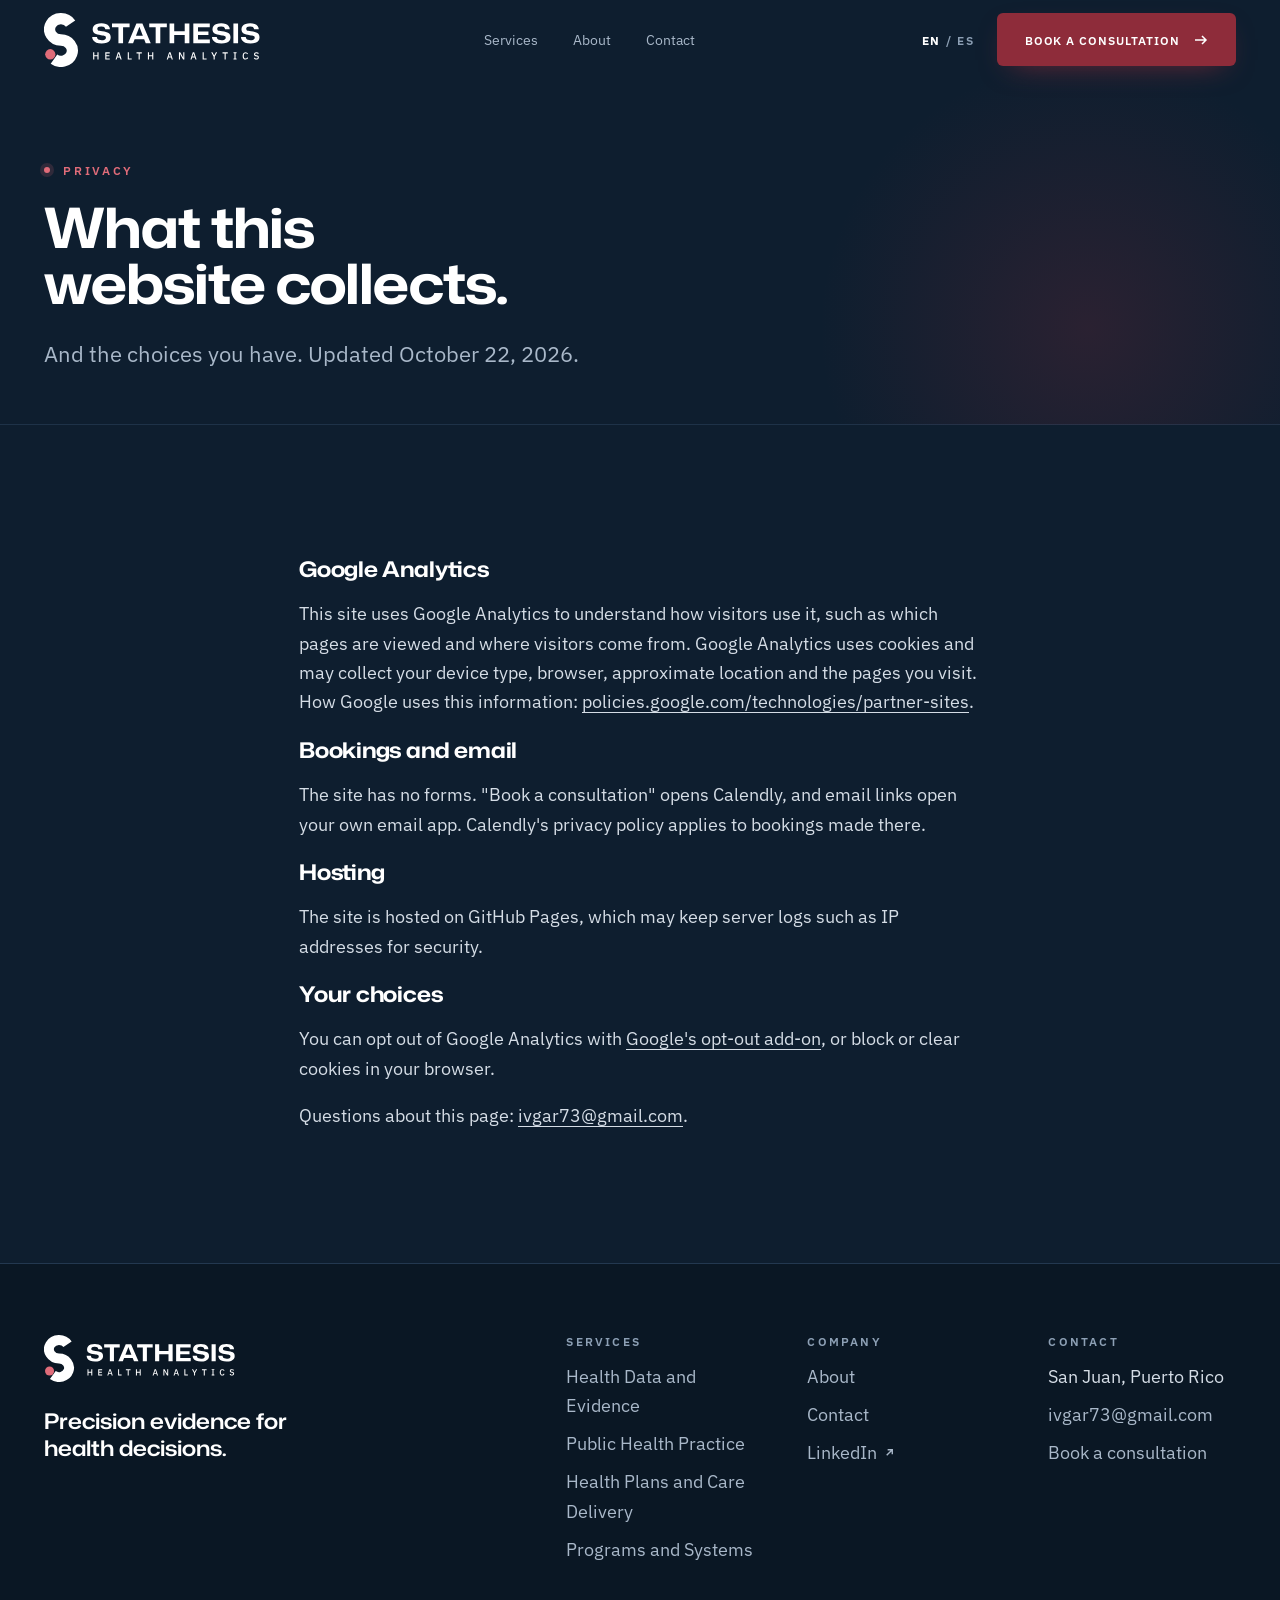
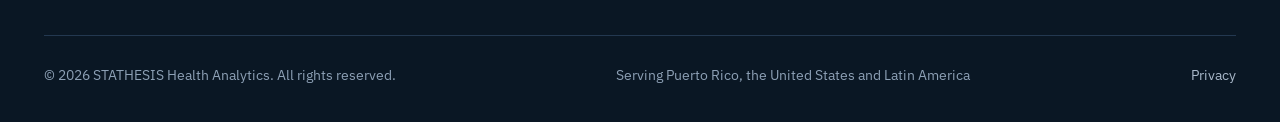
<file: privacy/index.html>
<!doctype html>
<html lang="en">
<head>
<meta charset="utf-8">
<!-- Google tag (gtag.js) -->
<script async src="https://www.googletagmanager.com/gtag/js?id=G-16YY1DPBME"></script>
<script>
  window.dataLayer = window.dataLayer || [];
  function gtag(){dataLayer.push(arguments);}
  gtag('js', new Date());
  gtag('config', 'G-16YY1DPBME');
</script>
<meta name="viewport" content="width=device-width, initial-scale=1, viewport-fit=cover">
<title>Privacy · STATHESIS Health Analytics</title>
<meta name="description" content="What the STATHESIS Health Analytics website collects when you visit, and your choices.">
<link rel="alternate" hreflang="en" href="https://stathesis.com/privacy/"><link rel="alternate" hreflang="es" href="https://stathesis.com/es/privacidad/"><link rel="alternate" hreflang="x-default" href="https://stathesis.com/privacy/"><link rel="canonical" href="https://stathesis.com/privacy/">
<meta property="og:type" content="website">
<meta property="og:site_name" content="STATHESIS Health Analytics">
<meta property="og:title" content="Privacy · STATHESIS Health Analytics">
<meta property="og:description" content="What the STATHESIS Health Analytics website collects when you visit, and your choices.">
<meta property="og:url" content="https://stathesis.com/privacy/">
<meta property="og:image" content="https://stathesis.com/img/og.jpg">
<meta property="og:locale" content="en_US">
<meta name="twitter:card" content="summary_large_image">
<meta name="theme-color" content="#0E1E2F">
<meta name="color-scheme" content="dark">
<link rel="icon" href="/favicon.svg?v=4" type="image/svg+xml">
<link rel="icon" href="/favicon-32.png" sizes="32x32" type="image/png">
<link rel="apple-touch-icon" href="/apple-touch-icon.png">
<link rel="preload" href="/fonts/monasans-vf.woff2" as="font" type="font/woff2" crossorigin>
<link rel="preload" href="/fonts/ibmplexsans-vf.woff2" as="font" type="font/woff2" crossorigin>
<link rel="stylesheet" href="/css/tokens.css?v=20261027a">
<link rel="stylesheet" href="/css/base.css?v=20261027a">
<link rel="stylesheet" href="/css/site.css?v=20261027a">

</head>
<body>
<div class="progress" aria-hidden="true"></div>
<a class="skip-link" href="#main">Skip to content</a>
<header class="site-header">
  <div class="container bar">
    <a class="brand" href="/"><img src="/img/logo-reverse.svg" width="461" height="100" alt="STATHESIS Health Analytics"></a>
    <nav class="nav" aria-label="Main"><a href="/services/">Services</a><a href="/about/">About</a><a href="/contact/">Contact</a></nav>
    <div class="header-tools">
      <a class="lang" href="/es/privacidad/" hreflang="es" lang="es"><span class="visually-hidden">Español: </span><b>EN</b>&nbsp;/&nbsp;ES</a>
      <a class="btn magnetic" href="https://calendly.com/ivgar73/30min" target="_blank" rel="noopener">Book a consultation<span class="visually-hidden"> (opens in a new tab)</span><svg class="arrow" width="16" height="16" viewBox="0 0 16 16" fill="none" aria-hidden="true"><path d="M2 8h11M9 4l4 4-4 4" stroke="currentColor" stroke-width="1.5"/></svg></a>
      <button class="nav-toggle" type="button" aria-expanded="false" aria-controls="mobile-nav"><span class="visually-hidden">Menu</span><svg width="24" height="24" viewBox="0 0 24 24" fill="currentColor" aria-hidden="true"><circle cx="5" cy="5" r="1.6"/><circle cx="12" cy="5" r="1.6"/><circle cx="19" cy="5" r="1.6"/><circle cx="5" cy="12" r="1.6"/><circle cx="12" cy="12" r="1.6"/><circle cx="19" cy="12" r="1.6"/><circle cx="5" cy="19" r="1.6"/><circle cx="12" cy="19" r="1.6"/><circle cx="19" cy="19" r="1.6"/></svg></button>
    </div>
  </div>
  <div class="container mobile-nav" id="mobile-nav" hidden>
    <a href="/services/">Services</a><a href="/about/">About</a><a href="/contact/">Contact</a>
    <a class="lang" href="/es/privacidad/" hreflang="es" lang="es">Español</a>
    <a class="btn" href="https://calendly.com/ivgar73/30min" target="_blank" rel="noopener">Book a consultation<span class="visually-hidden"> (opens in a new tab)</span><svg class="arrow" width="16" height="16" viewBox="0 0 16 16" fill="none" aria-hidden="true"><path d="M2 8h11M9 4l4 4-4 4" stroke="currentColor" stroke-width="1.5"/></svg></a>
  </div>
</header>
<main id="main">
<section class="page-hero">
  <div class="container">
    <div class="eyebrow">Privacy</div>
    <h1>What this website collects.</h1>
    <p class="lede">And the choices you have. Updated October 22, 2026.</p>
  </div>
</section>
<section class="section">
  <div class="container container--narrow prose">
    <h2 class="h4">Google Analytics</h2>
    <p>This site uses Google Analytics to understand how visitors use it, such as which pages are viewed and where visitors come from. Google Analytics uses cookies and may collect your device type, browser, approximate location and the pages you visit. How Google uses this information: <a href="https://policies.google.com/technologies/partner-sites" rel="noopener">policies.google.com/technologies/partner-sites</a>.</p>
    <h2 class="h4">Bookings and email</h2>
    <p>The site has no forms. "Book a consultation" opens Calendly, and email links open your own email app. Calendly's privacy policy applies to bookings made there.</p>
    <h2 class="h4">Hosting</h2>
    <p>The site is hosted on GitHub Pages, which may keep server logs such as IP addresses for security.</p>
    <h2 class="h4">Your choices</h2>
    <p>You can opt out of Google Analytics with <a href="https://tools.google.com/dlpage/gaoptout" rel="noopener">Google's opt-out add-on</a>, or block or clear cookies in your browser.</p>
    <p>Questions about this page: <a href="mailto:ivgar73@gmail.com">ivgar73@gmail.com</a>.</p>
  </div>
</section>
</main>
<footer class="site-footer">
  <div class="container">
    <div class="footer-grid">
      <div>
        <a class="foot-brand" href="/"><img src="/img/logo-reverse.svg" width="461" height="100" alt="STATHESIS Health Analytics" loading="lazy"></a>
        <p class="tagline">Precision evidence for health decisions.</p>
      </div>
      <div><h3>Services</h3><ul><li><a href="/services/#evidence">Health Data and Evidence</a></li><li><a href="/services/#public-health">Public Health Practice</a></li><li><a href="/services/#plans-care">Health Plans and Care Delivery</a></li><li><a href="/services/#programs-systems">Programs and Systems</a></li></ul></div>
      <div><h3>Company</h3><ul>
        <li><a href="/about/">About</a></li>
        <li><a href="/contact/">Contact</a></li>
        <li><a href="https://www.linkedin.com/in/hector-ivan-garcia-maldonado-5985528/" target="_blank" rel="noopener">LinkedIn<svg class="arrow" width="13" height="13" viewBox="0 0 14 14" fill="none" aria-hidden="true"><path d="M4 10L10 4M5 4h5v5" stroke="currentColor" stroke-width="1.5"/></svg></a></li>
      </ul></div>
      <div><h3>Contact</h3><ul>
        <li>San Juan, Puerto Rico</li><li><a href="mailto:ivgar73@gmail.com">ivgar73@gmail.com</a></li>
        <li><a href="https://calendly.com/ivgar73/30min">Book a consultation</a></li>
      </ul></div>
    </div>
    <div class="footer-base">
      <span>&copy; 2026 STATHESIS Health Analytics. All rights reserved.</span>
      <span>Serving Puerto Rico, the United States and Latin America</span>
      <a href="/privacy/">Privacy</a>
    </div>
  </div>
</footer>
<script src="/js/motion.js?v=20261027a" defer></script>
<script src="/js/site.js?v=20261027a" defer></script>
</body>
</html>
</file>
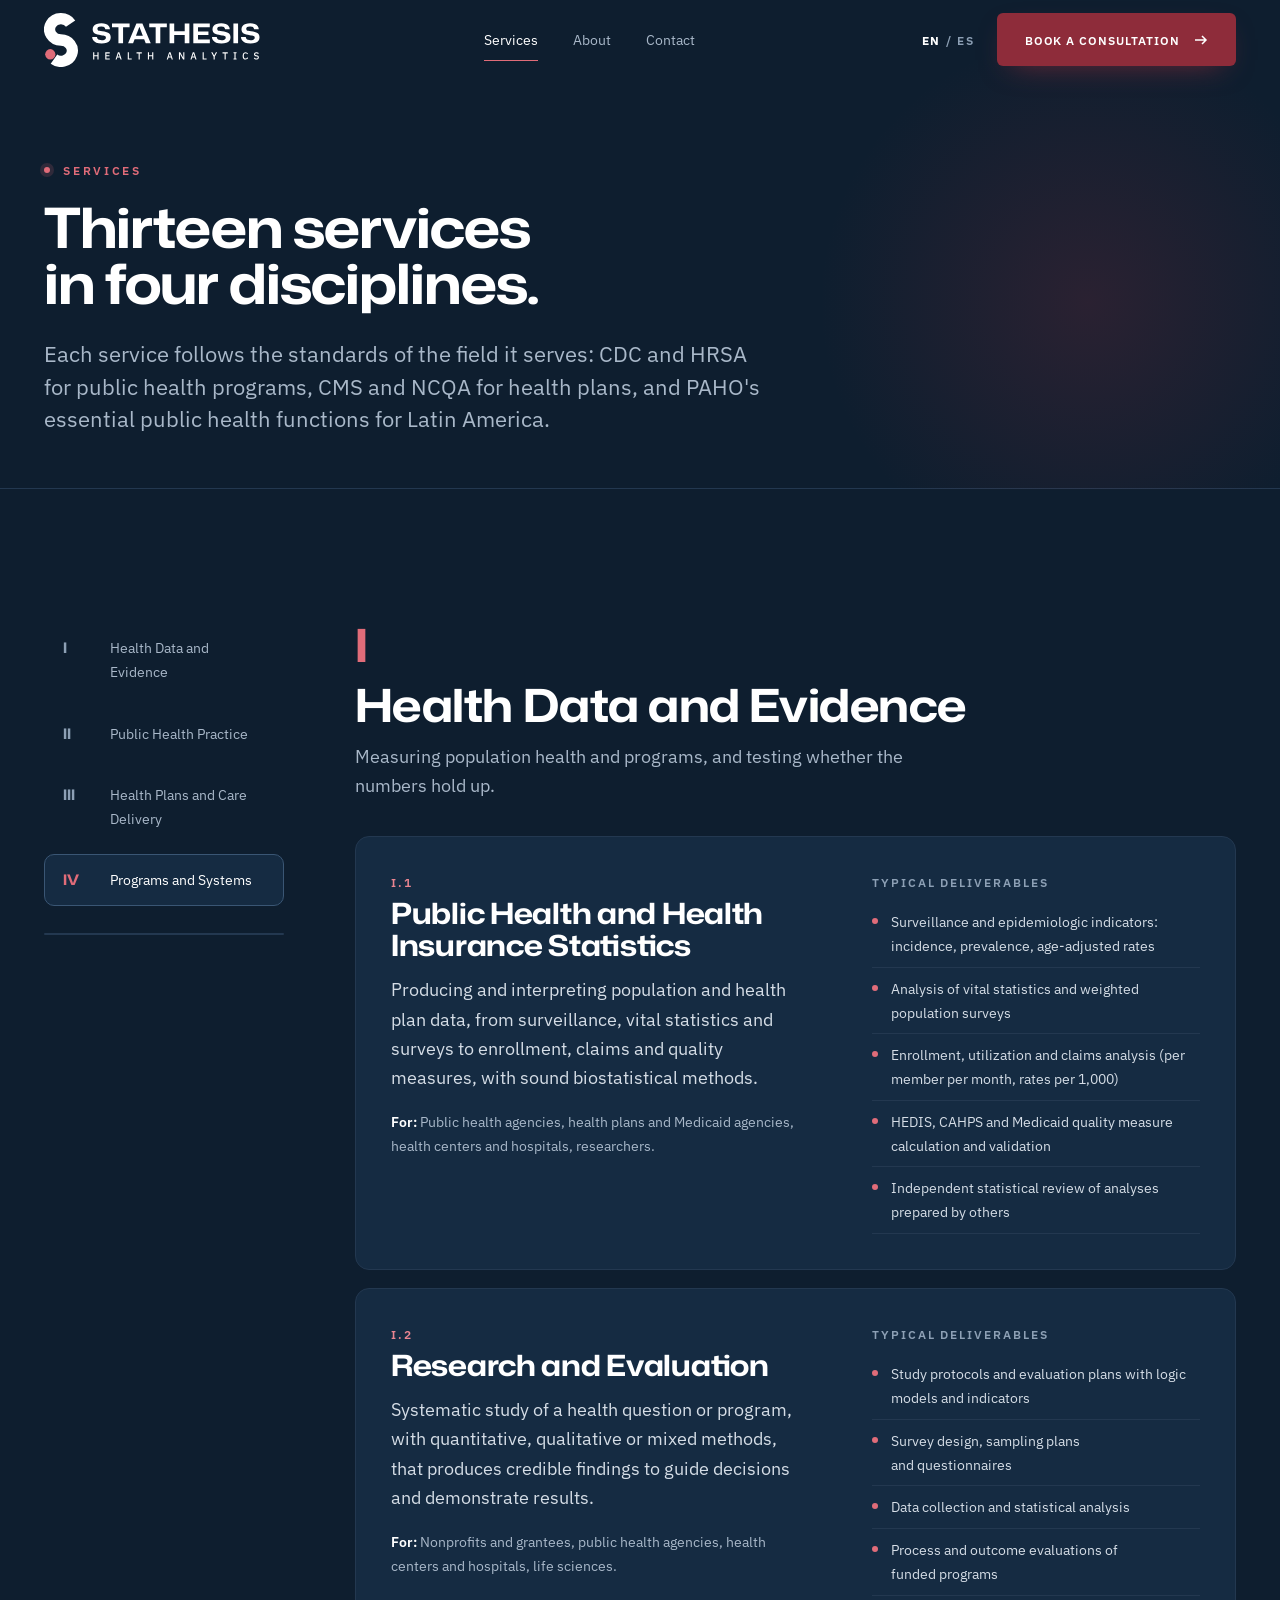
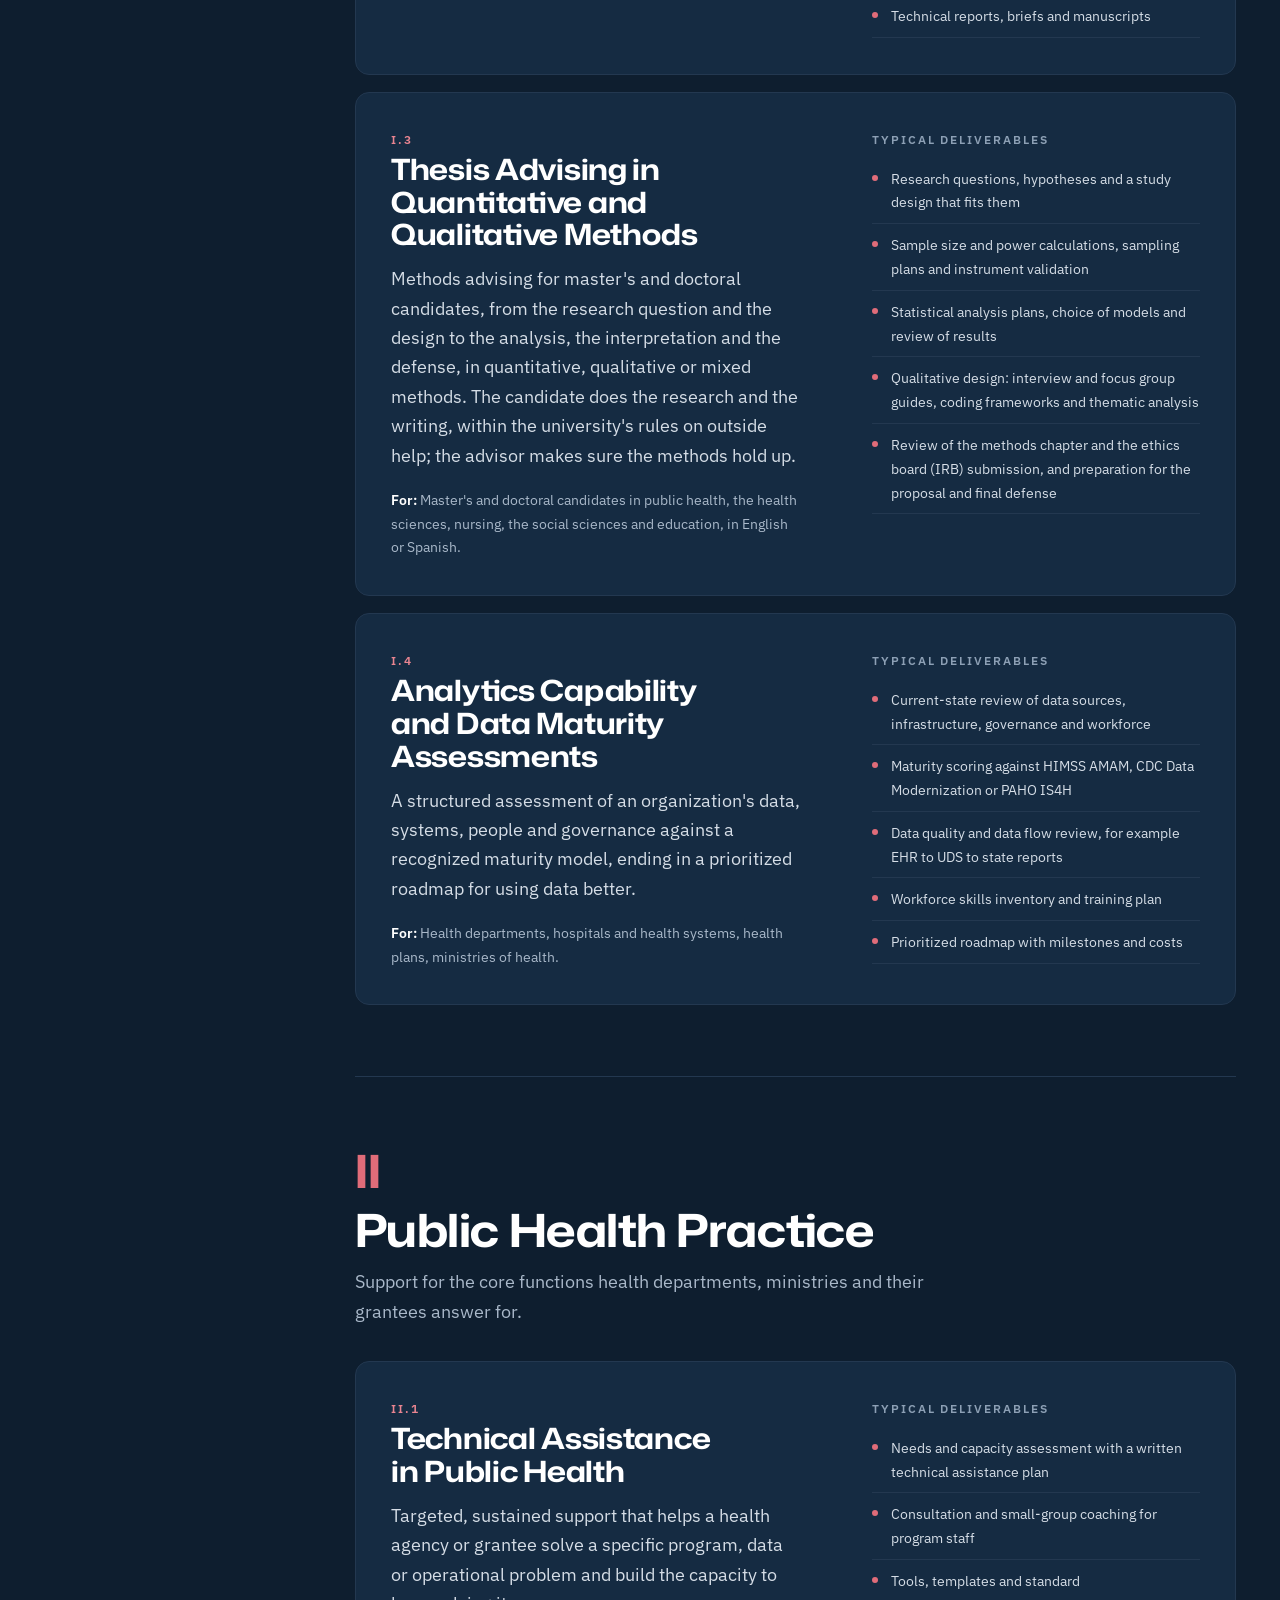
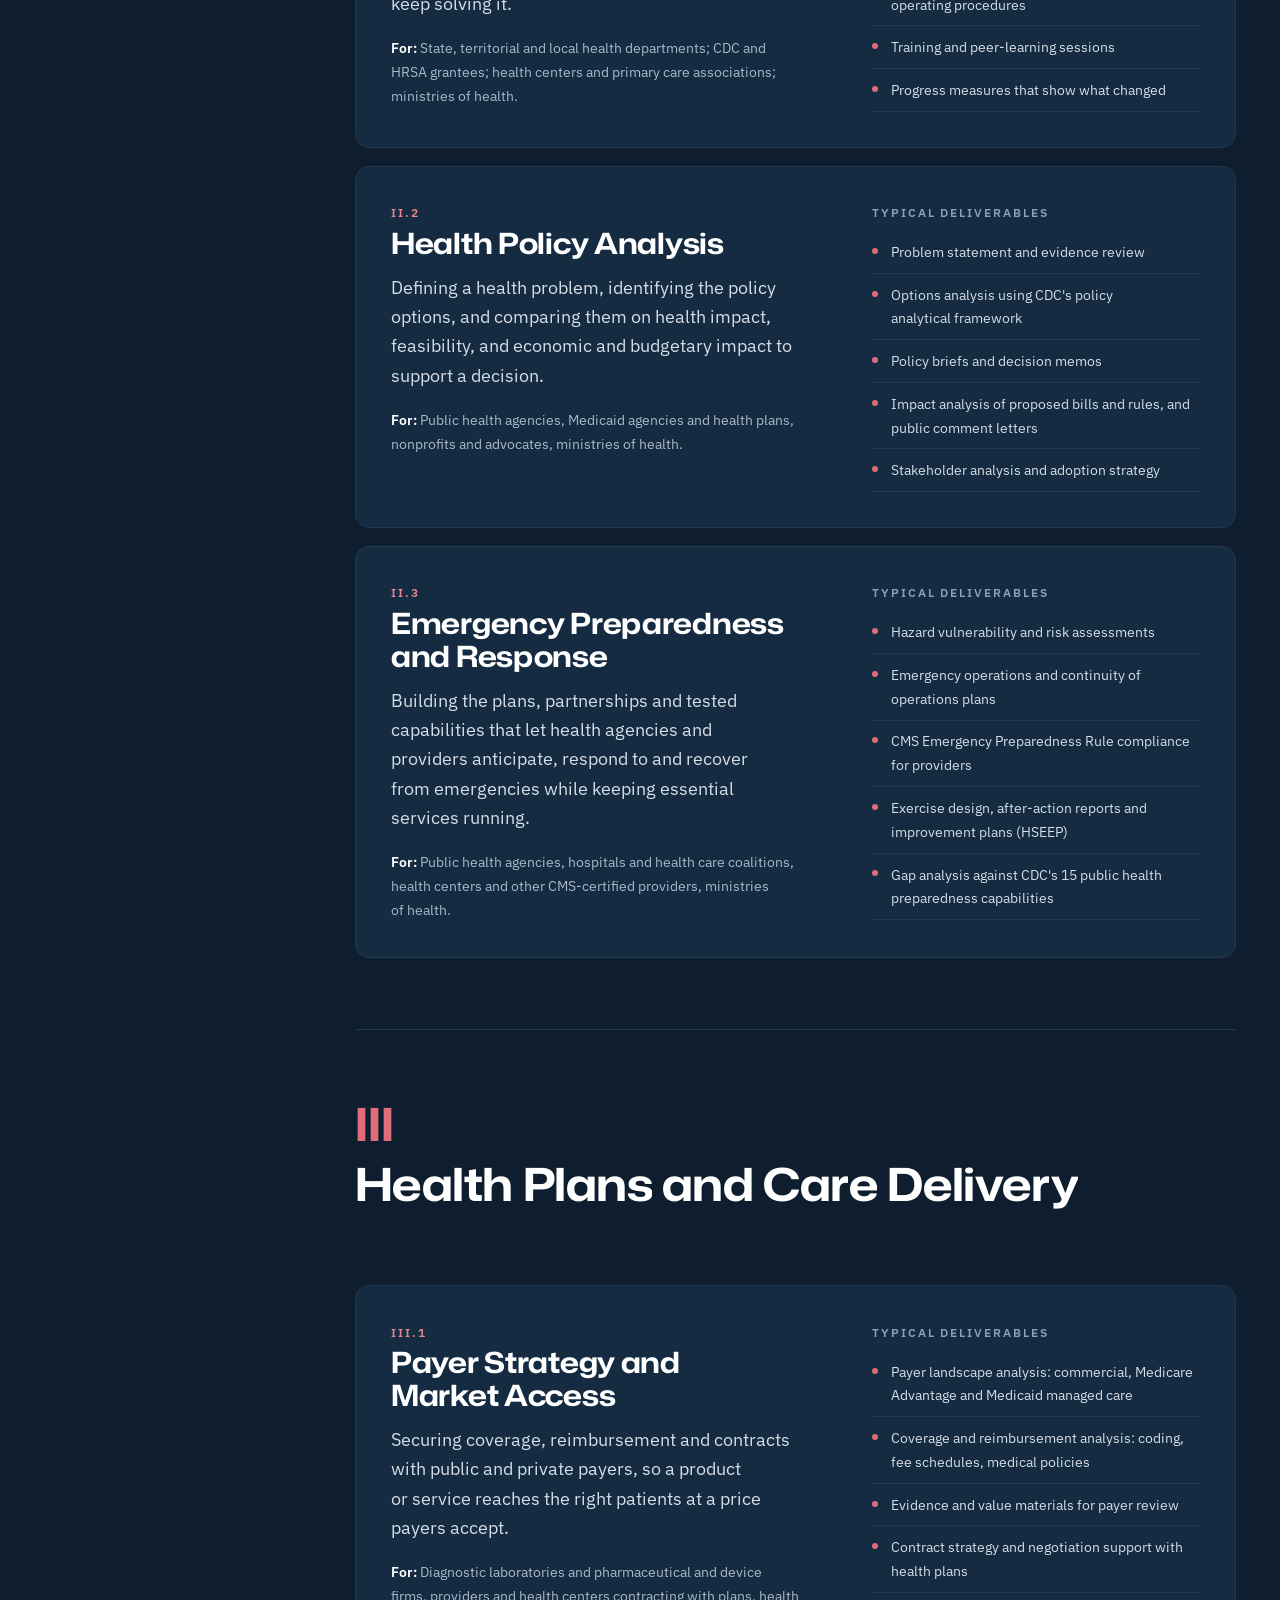
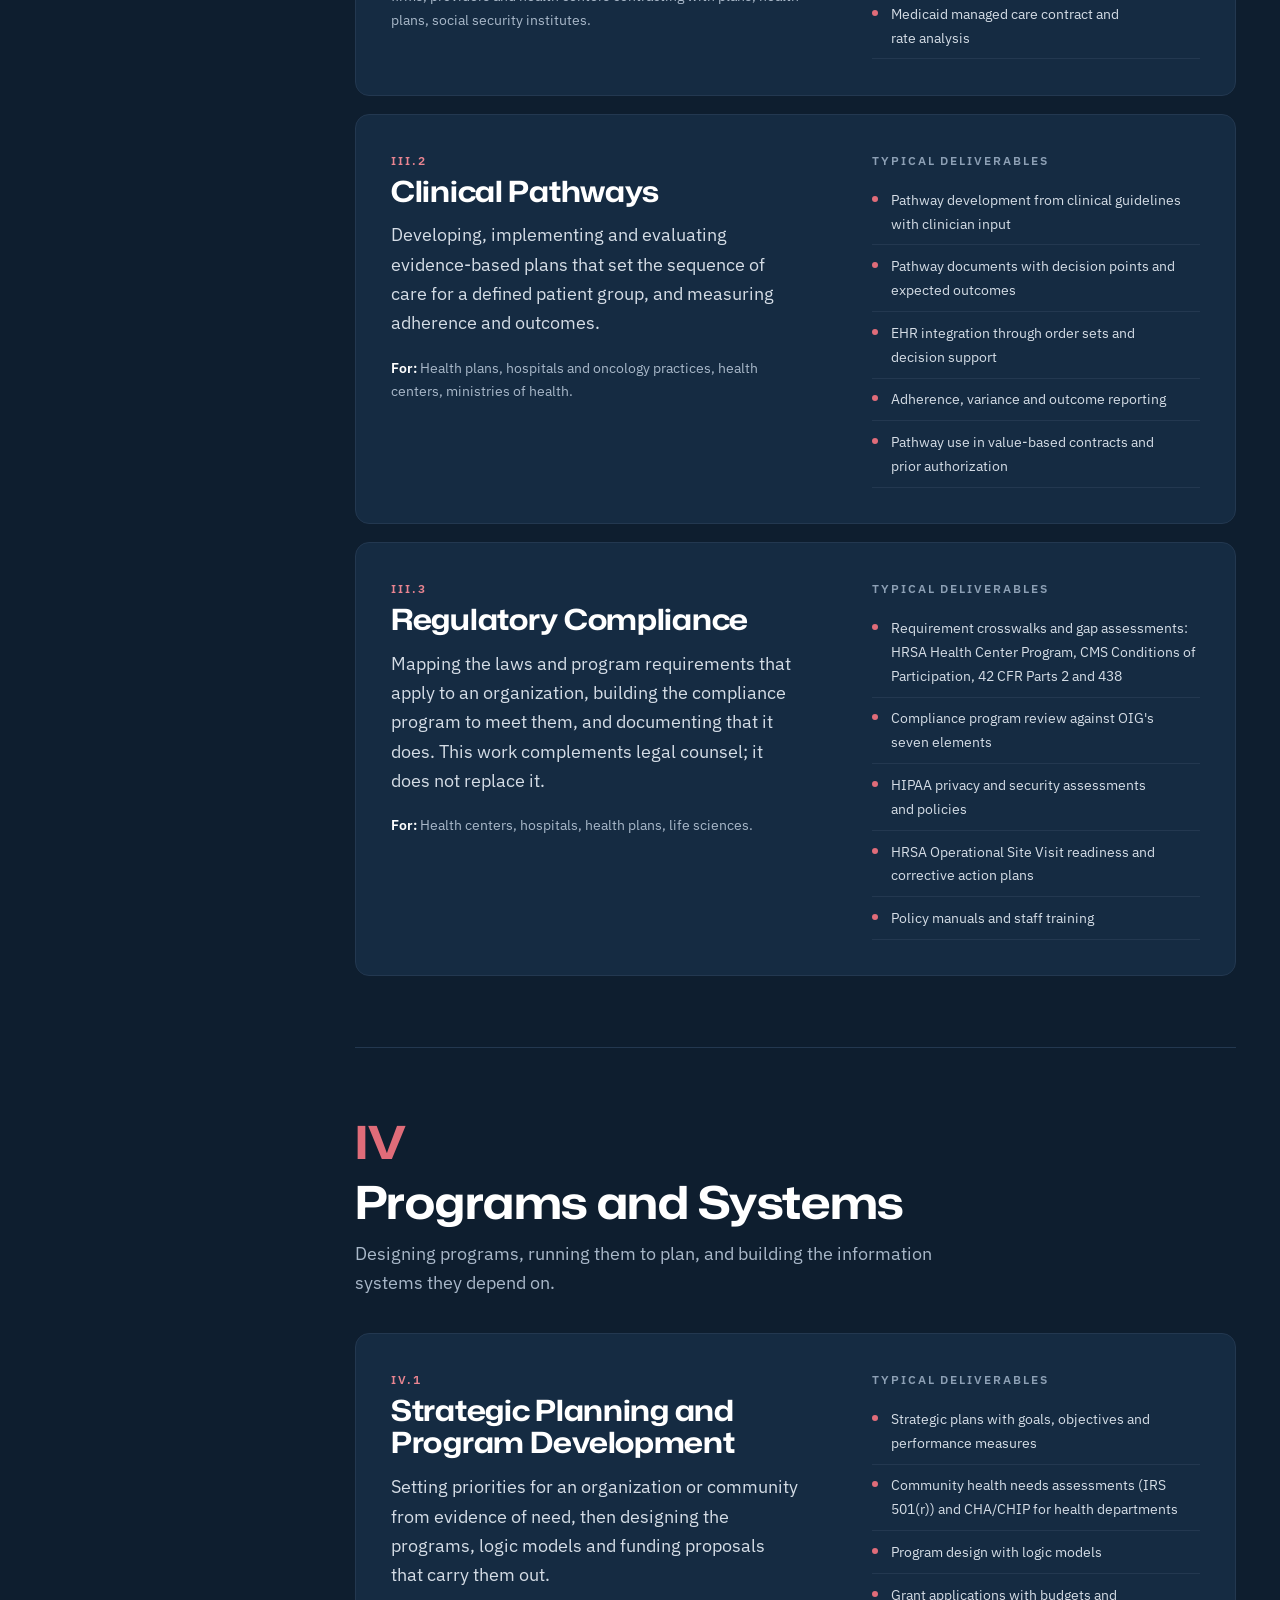
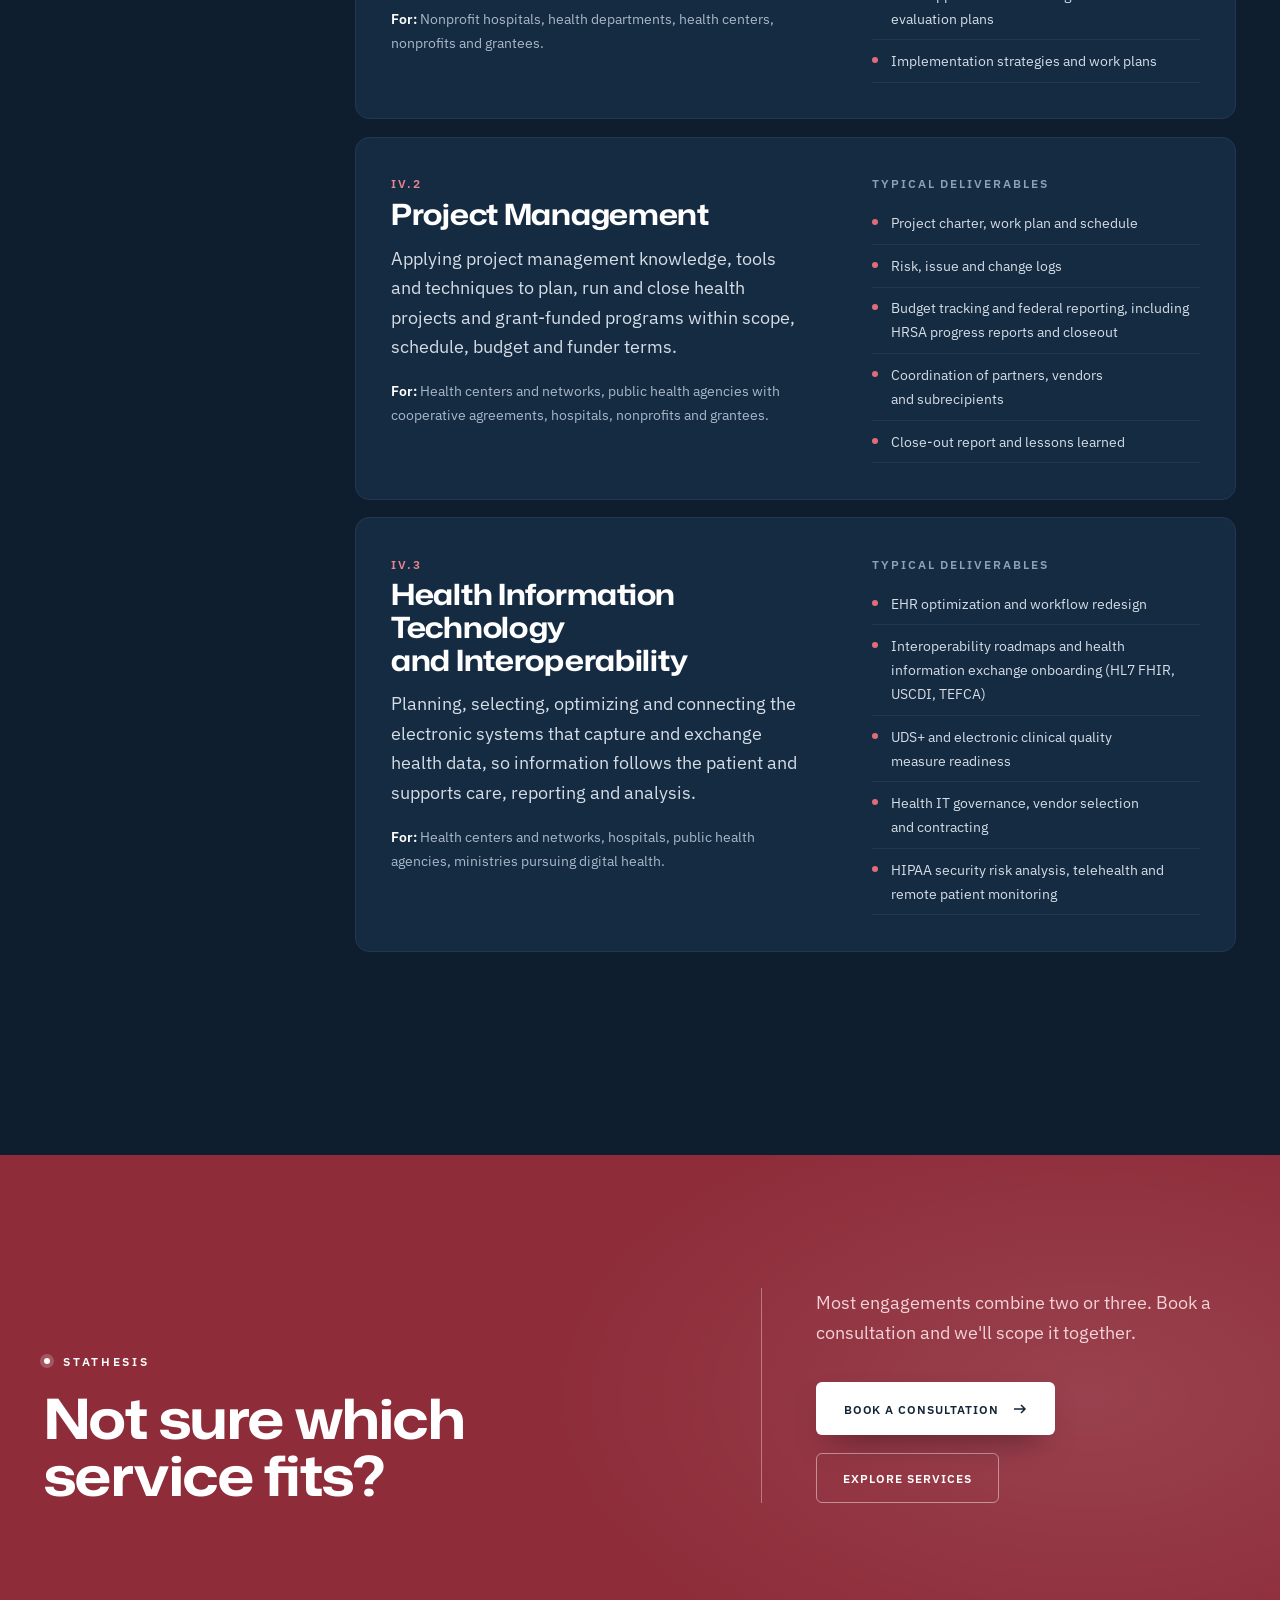
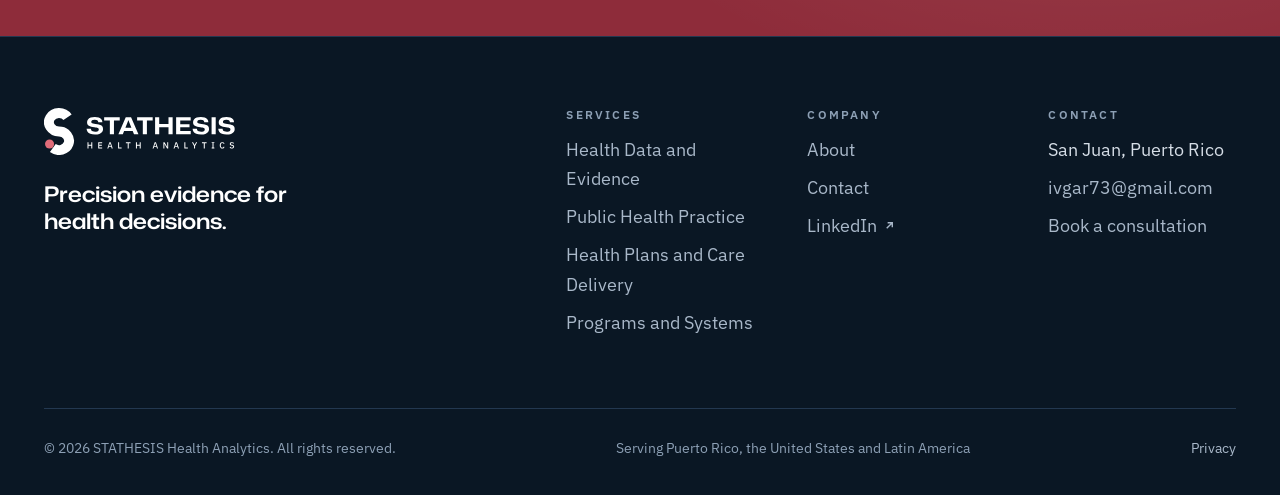
<file: services/index.html>
<!doctype html>
<html lang="en">
<head>
<meta charset="utf-8">
<!-- Google tag (gtag.js) -->
<script async src="https://www.googletagmanager.com/gtag/js?id=G-16YY1DPBME"></script>
<script>
  window.dataLayer = window.dataLayer || [];
  function gtag(){dataLayer.push(arguments);}
  gtag('js', new Date());
  gtag('config', 'G-16YY1DPBME');
</script>
<meta name="viewport" content="width=device-width, initial-scale=1, viewport-fit=cover">
<title>Services · STATHESIS Health Analytics</title>
<meta name="description" content="Thirteen public health, statistics, research methods and health systems services in four disciplines: health data and evidence, public health practice, health plans and care delivery, and programs and systems.">
<link rel="alternate" hreflang="en" href="https://stathesis.com/services/"><link rel="alternate" hreflang="es" href="https://stathesis.com/es/servicios/"><link rel="alternate" hreflang="x-default" href="https://stathesis.com/services/"><link rel="canonical" href="https://stathesis.com/services/">
<meta property="og:type" content="website">
<meta property="og:site_name" content="STATHESIS Health Analytics">
<meta property="og:title" content="Services · STATHESIS Health Analytics">
<meta property="og:description" content="Thirteen public health, statistics, research methods and health systems services in four disciplines: health data and evidence, public health practice, health plans and care delivery, and programs and systems.">
<meta property="og:url" content="https://stathesis.com/services/">
<meta property="og:image" content="https://stathesis.com/img/og.jpg">
<meta property="og:locale" content="en_US">
<meta name="twitter:card" content="summary_large_image">
<meta name="theme-color" content="#0E1E2F">
<meta name="color-scheme" content="dark">
<link rel="icon" href="/favicon.svg?v=4" type="image/svg+xml">
<link rel="icon" href="/favicon-32.png" sizes="32x32" type="image/png">
<link rel="apple-touch-icon" href="/apple-touch-icon.png">
<link rel="preload" href="/fonts/monasans-vf.woff2" as="font" type="font/woff2" crossorigin>
<link rel="preload" href="/fonts/ibmplexsans-vf.woff2" as="font" type="font/woff2" crossorigin>
<link rel="stylesheet" href="/css/tokens.css?v=20261027a">
<link rel="stylesheet" href="/css/base.css?v=20261027a">
<link rel="stylesheet" href="/css/site.css?v=20261027a">

</head>
<body>
<div class="progress" aria-hidden="true"></div>
<a class="skip-link" href="#main">Skip to content</a>
<header class="site-header">
  <div class="container bar">
    <a class="brand" href="/"><img src="/img/logo-reverse.svg" width="461" height="100" alt="STATHESIS Health Analytics"></a>
    <nav class="nav" aria-label="Main"><a href="/services/" aria-current="page">Services</a><a href="/about/">About</a><a href="/contact/">Contact</a></nav>
    <div class="header-tools">
      <a class="lang" href="/es/servicios/" hreflang="es" lang="es"><span class="visually-hidden">Español: </span><b>EN</b>&nbsp;/&nbsp;ES</a>
      <a class="btn magnetic" href="https://calendly.com/ivgar73/30min" target="_blank" rel="noopener">Book a consultation<span class="visually-hidden"> (opens in a new tab)</span><svg class="arrow" width="16" height="16" viewBox="0 0 16 16" fill="none" aria-hidden="true"><path d="M2 8h11M9 4l4 4-4 4" stroke="currentColor" stroke-width="1.5"/></svg></a>
      <button class="nav-toggle" type="button" aria-expanded="false" aria-controls="mobile-nav"><span class="visually-hidden">Menu</span><svg width="24" height="24" viewBox="0 0 24 24" fill="currentColor" aria-hidden="true"><circle cx="5" cy="5" r="1.6"/><circle cx="12" cy="5" r="1.6"/><circle cx="19" cy="5" r="1.6"/><circle cx="5" cy="12" r="1.6"/><circle cx="12" cy="12" r="1.6"/><circle cx="19" cy="12" r="1.6"/><circle cx="5" cy="19" r="1.6"/><circle cx="12" cy="19" r="1.6"/><circle cx="19" cy="19" r="1.6"/></svg></button>
    </div>
  </div>
  <div class="container mobile-nav" id="mobile-nav" hidden>
    <a href="/services/" aria-current="page">Services</a><a href="/about/">About</a><a href="/contact/">Contact</a>
    <a class="lang" href="/es/servicios/" hreflang="es" lang="es">Español</a>
    <a class="btn" href="https://calendly.com/ivgar73/30min" target="_blank" rel="noopener">Book a consultation<span class="visually-hidden"> (opens in a new tab)</span><svg class="arrow" width="16" height="16" viewBox="0 0 16 16" fill="none" aria-hidden="true"><path d="M2 8h11M9 4l4 4-4 4" stroke="currentColor" stroke-width="1.5"/></svg></a>
  </div>
</header>
<main id="main">
<section class="page-hero">
  <div class="container">
    <div class="eyebrow" data-reveal>Services</div>
    <h1 data-split>Thirteen services in four disciplines.</h1>
    <p class="lede" data-reveal>Each service follows the standards of the field it serves: CDC and HRSA for public health programs, CMS and NCQA for health plans, and PAHO&#x27;s essential public health functions for Latin America.</p>
    <nav class="toc" aria-label="Services"><a href="#evidence"><b>I</b>Health Data and Evidence</a><a href="#public-health"><b>II</b>Public Health Practice</a><a href="#plans-care"><b>III</b>Health Plans and Care Delivery</a><a href="#programs-systems"><b>IV</b>Programs and Systems</a></nav>
  </div>
</section>
<section class="section">
  <div class="container svc-layout">
    <nav class="side-index" aria-label="Services"><a href="#evidence"><b>I</b><span>Health Data and Evidence</span></a><a href="#public-health"><b>II</b><span>Public Health Practice</span></a><a href="#plans-care"><b>III</b><span>Health Plans and Care Delivery</span></a><a href="#programs-systems"><b>IV</b><span>Programs and Systems</span></a><div class="bar" aria-hidden="true"><span></span></div></nav>
    <div class="svc-content"><section class="area-block" id="evidence">
      <div class="area-head"><span class="num" aria-hidden="true">I</span><h2 data-split>Health Data and Evidence</h2><p data-reveal>Measuring population health and programs, and testing whether the numbers hold up.</p></div>
      <div class="svc-list"><article class="svc panel spot" id="statistics" data-reveal>
        <div>
          <div class="ref">I.1</div>
          <h3>Public Health and Health Insurance Statistics</h3>
          <p class="def">Producing and interpreting population and health plan data, from surveillance, vital statistics and surveys to enrollment, claims and quality measures, with sound biostatistical methods.</p>
          <p class="for"><b>For:</b> Public health agencies, health plans and Medicaid agencies, health centers and hospitals, researchers.</p>
        </div>
        <div><div class="deliv-title">Typical deliverables</div><ul class="deliv"><li>Surveillance and epidemiologic indicators: incidence, prevalence, age-adjusted rates</li><li>Analysis of vital statistics and weighted population surveys</li><li>Enrollment, utilization and claims analysis (per member per month, rates per 1,000)</li><li>HEDIS, CAHPS and Medicaid quality measure calculation and validation</li><li>Independent statistical review of analyses prepared by others</li></ul></div>
      </article><article class="svc panel spot" id="research" data-reveal>
        <div>
          <div class="ref">I.2</div>
          <h3>Research and Evaluation</h3>
          <p class="def">Systematic study of a health question or program, with quantitative, qualitative or mixed methods, that produces credible findings to guide decisions and demonstrate results.</p>
          <p class="for"><b>For:</b> Nonprofits and grantees, public health agencies, health centers and hospitals, life sciences.</p>
        </div>
        <div><div class="deliv-title">Typical deliverables</div><ul class="deliv"><li>Study protocols and evaluation plans with logic models and indicators</li><li>Survey design, sampling plans and questionnaires</li><li>Data collection and statistical analysis</li><li>Process and outcome evaluations of funded programs</li><li>Technical reports, briefs and manuscripts</li></ul></div>
      </article><article class="svc panel spot" id="thesis" data-reveal>
        <div>
          <div class="ref">I.3</div>
          <h3>Thesis Advising in Quantitative and Qualitative Methods</h3>
          <p class="def">Methods advising for master&#x27;s and doctoral candidates, from the research question and the design to the analysis, the interpretation and the defense, in quantitative, qualitative or mixed methods. The candidate does the research and the writing, within the university&#x27;s rules on outside help; the advisor makes sure the methods hold up.</p>
          <p class="for"><b>For:</b> Master&#x27;s and doctoral candidates in public health, the health sciences, nursing, the social sciences and education, in English or Spanish.</p>
        </div>
        <div><div class="deliv-title">Typical deliverables</div><ul class="deliv"><li>Research questions, hypotheses and a study design that fits them</li><li>Sample size and power calculations, sampling plans and instrument validation</li><li>Statistical analysis plans, choice of models and review of results</li><li>Qualitative design: interview and focus group guides, coding frameworks and thematic analysis</li><li>Review of the methods chapter and the ethics board (IRB) submission, and preparation for the proposal and final defense</li></ul></div>
      </article><article class="svc panel spot" id="maturity" data-reveal>
        <div>
          <div class="ref">I.4</div>
          <h3>Analytics Capability and Data Maturity Assessments</h3>
          <p class="def">A structured assessment of an organization&#x27;s data, systems, people and governance against a recognized maturity model, ending in a prioritized roadmap for using data better.</p>
          <p class="for"><b>For:</b> Health departments, hospitals and health systems, health plans, ministries of health.</p>
        </div>
        <div><div class="deliv-title">Typical deliverables</div><ul class="deliv"><li>Current-state review of data sources, infrastructure, governance and workforce</li><li>Maturity scoring against HIMSS AMAM, CDC Data Modernization or PAHO IS4H</li><li>Data quality and data flow review, for example EHR to UDS to state reports</li><li>Workforce skills inventory and training plan</li><li>Prioritized roadmap with milestones and costs</li></ul></div>
      </article></div>
    </section>
<section class="area-block" id="public-health">
      <div class="area-head"><span class="num" aria-hidden="true">II</span><h2 data-split>Public Health Practice</h2><p data-reveal>Support for the core functions health departments, ministries and their grantees answer for.</p></div>
      <div class="svc-list"><article class="svc panel spot" id="technical-assistance" data-reveal>
        <div>
          <div class="ref">II.1</div>
          <h3>Technical Assistance in Public Health</h3>
          <p class="def">Targeted, sustained support that helps a health agency or grantee solve a specific program, data or operational problem and build the capacity to keep solving it.</p>
          <p class="for"><b>For:</b> State, territorial and local health departments; CDC and HRSA grantees; health centers and primary care associations; ministries of health.</p>
        </div>
        <div><div class="deliv-title">Typical deliverables</div><ul class="deliv"><li>Needs and capacity assessment with a written technical assistance plan</li><li>Consultation and small-group coaching for program staff</li><li>Tools, templates and standard operating procedures</li><li>Training and peer-learning sessions</li><li>Progress measures that show what changed</li></ul></div>
      </article><article class="svc panel spot" id="policy" data-reveal>
        <div>
          <div class="ref">II.2</div>
          <h3>Health Policy Analysis</h3>
          <p class="def">Defining a health problem, identifying the policy options, and comparing them on health impact, feasibility, and economic and budgetary impact to support a decision.</p>
          <p class="for"><b>For:</b> Public health agencies, Medicaid agencies and health plans, nonprofits and advocates, ministries of health.</p>
        </div>
        <div><div class="deliv-title">Typical deliverables</div><ul class="deliv"><li>Problem statement and evidence review</li><li>Options analysis using CDC&#x27;s policy analytical framework</li><li>Policy briefs and decision memos</li><li>Impact analysis of proposed bills and rules, and public comment letters</li><li>Stakeholder analysis and adoption strategy</li></ul></div>
      </article><article class="svc panel spot" id="emergency" data-reveal>
        <div>
          <div class="ref">II.3</div>
          <h3>Emergency Preparedness and Response</h3>
          <p class="def">Building the plans, partnerships and tested capabilities that let health agencies and providers anticipate, respond to and recover from emergencies while keeping essential services running.</p>
          <p class="for"><b>For:</b> Public health agencies, hospitals and health care coalitions, health centers and other CMS-certified providers, ministries of health.</p>
        </div>
        <div><div class="deliv-title">Typical deliverables</div><ul class="deliv"><li>Hazard vulnerability and risk assessments</li><li>Emergency operations and continuity of operations plans</li><li>CMS Emergency Preparedness Rule compliance for providers</li><li>Exercise design, after-action reports and improvement plans (HSEEP)</li><li>Gap analysis against CDC&#x27;s 15 public health preparedness capabilities</li></ul></div>
      </article></div>
    </section>
<section class="area-block" id="plans-care">
      <div class="area-head"><span class="num" aria-hidden="true">III</span><h2 data-split>Health Plans and Care Delivery</h2><p data-reveal>How care is covered, paid for, standardized and kept within the rules.</p></div>
      <div class="svc-list"><article class="svc panel spot" id="payer-strategy" data-reveal>
        <div>
          <div class="ref">III.1</div>
          <h3>Payer Strategy and Market Access</h3>
          <p class="def">Securing coverage, reimbursement and contracts with public and private payers, so a product or service reaches the right patients at a price payers accept.</p>
          <p class="for"><b>For:</b> Diagnostic laboratories and pharmaceutical and device firms, providers and health centers contracting with plans, health plans, social security institutes.</p>
        </div>
        <div><div class="deliv-title">Typical deliverables</div><ul class="deliv"><li>Payer landscape analysis: commercial, Medicare Advantage and Medicaid managed care</li><li>Coverage and reimbursement analysis: coding, fee schedules, medical policies</li><li>Evidence and value materials for payer review</li><li>Contract strategy and negotiation support with health plans</li><li>Medicaid managed care contract and rate analysis</li></ul></div>
      </article><article class="svc panel spot" id="clinical-pathways" data-reveal>
        <div>
          <div class="ref">III.2</div>
          <h3>Clinical Pathways</h3>
          <p class="def">Developing, implementing and evaluating evidence-based plans that set the sequence of care for a defined patient group, and measuring adherence and outcomes.</p>
          <p class="for"><b>For:</b> Health plans, hospitals and oncology practices, health centers, ministries of health.</p>
        </div>
        <div><div class="deliv-title">Typical deliverables</div><ul class="deliv"><li>Pathway development from clinical guidelines with clinician input</li><li>Pathway documents with decision points and expected outcomes</li><li>EHR integration through order sets and decision support</li><li>Adherence, variance and outcome reporting</li><li>Pathway use in value-based contracts and prior authorization</li></ul></div>
      </article><article class="svc panel spot" id="compliance" data-reveal>
        <div>
          <div class="ref">III.3</div>
          <h3>Regulatory Compliance</h3>
          <p class="def">Mapping the laws and program requirements that apply to an organization, building the compliance program to meet them, and documenting that it does. This work complements legal counsel; it does not replace it.</p>
          <p class="for"><b>For:</b> Health centers, hospitals, health plans, life sciences.</p>
        </div>
        <div><div class="deliv-title">Typical deliverables</div><ul class="deliv"><li>Requirement crosswalks and gap assessments: HRSA Health Center Program, CMS Conditions of Participation, 42 CFR Parts 2 and 438</li><li>Compliance program review against OIG&#x27;s seven elements</li><li>HIPAA privacy and security assessments and policies</li><li>HRSA Operational Site Visit readiness and corrective action plans</li><li>Policy manuals and staff training</li></ul></div>
      </article></div>
    </section>
<section class="area-block" id="programs-systems">
      <div class="area-head"><span class="num" aria-hidden="true">IV</span><h2 data-split>Programs and Systems</h2><p data-reveal>Designing programs, running them to plan, and building the information systems they depend on.</p></div>
      <div class="svc-list"><article class="svc panel spot" id="planning" data-reveal>
        <div>
          <div class="ref">IV.1</div>
          <h3>Strategic Planning and Program Development</h3>
          <p class="def">Setting priorities for an organization or community from evidence of need, then designing the programs, logic models and funding proposals that carry them out.</p>
          <p class="for"><b>For:</b> Nonprofit hospitals, health departments, health centers, nonprofits and grantees.</p>
        </div>
        <div><div class="deliv-title">Typical deliverables</div><ul class="deliv"><li>Strategic plans with goals, objectives and performance measures</li><li>Community health needs assessments (IRS 501(r)) and CHA/CHIP for health departments</li><li>Program design with logic models</li><li>Grant applications with budgets and evaluation plans</li><li>Implementation strategies and work plans</li></ul></div>
      </article><article class="svc panel spot" id="project-management" data-reveal>
        <div>
          <div class="ref">IV.2</div>
          <h3>Project Management</h3>
          <p class="def">Applying project management knowledge, tools and techniques to plan, run and close health projects and grant-funded programs within scope, schedule, budget and funder terms.</p>
          <p class="for"><b>For:</b> Health centers and networks, public health agencies with cooperative agreements, hospitals, nonprofits and grantees.</p>
        </div>
        <div><div class="deliv-title">Typical deliverables</div><ul class="deliv"><li>Project charter, work plan and schedule</li><li>Risk, issue and change logs</li><li>Budget tracking and federal reporting, including HRSA progress reports and closeout</li><li>Coordination of partners, vendors and subrecipients</li><li>Close-out report and lessons learned</li></ul></div>
      </article><article class="svc panel spot" id="health-it" data-reveal>
        <div>
          <div class="ref">IV.3</div>
          <h3>Health Information Technology and Interoperability</h3>
          <p class="def">Planning, selecting, optimizing and connecting the electronic systems that capture and exchange health data, so information follows the patient and supports care, reporting and analysis.</p>
          <p class="for"><b>For:</b> Health centers and networks, hospitals, public health agencies, ministries pursuing digital health.</p>
        </div>
        <div><div class="deliv-title">Typical deliverables</div><ul class="deliv"><li>EHR optimization and workflow redesign</li><li>Interoperability roadmaps and health information exchange onboarding (HL7 FHIR, USCDI, TEFCA)</li><li>UDS+ and electronic clinical quality measure readiness</li><li>Health IT governance, vendor selection and contracting</li><li>HIPAA security risk analysis, telehealth and remote patient monitoring</li></ul></div>
      </article></div>
    </section>
</div>
  </div>
</section>
<section class="section section--band closing">
  <div class="container closing-grid">
    <div class="closing-head">
      <div class="eyebrow">STATHESIS</div>
      <h2 data-split style="margin-top:var(--space-s)">Not sure which service fits?</h2>
    </div>
    <div class="closing-body">
      <p data-reveal>Most engagements combine two or three. Book a consultation and we'll scope it together.</p>
      <div class="cluster hero-actions" data-reveal><a class="btn btn--light magnetic" href="https://calendly.com/ivgar73/30min" target="_blank" rel="noopener">Book a consultation<span class="visually-hidden"> (opens in a new tab)</span><svg class="arrow" width="16" height="16" viewBox="0 0 16 16" fill="none" aria-hidden="true"><path d="M2 8h11M9 4l4 4-4 4" stroke="currentColor" stroke-width="1.5"/></svg></a><a class="btn btn--ghost" href="/services/">Explore services</a></div>
    </div>
  </div>
</section>
</main>
<footer class="site-footer">
  <div class="container">
    <div class="footer-grid">
      <div>
        <a class="foot-brand" href="/"><img src="/img/logo-reverse.svg" width="461" height="100" alt="STATHESIS Health Analytics" loading="lazy"></a>
        <p class="tagline">Precision evidence for health decisions.</p>
      </div>
      <div><h3>Services</h3><ul><li><a href="/services/#evidence">Health Data and Evidence</a></li><li><a href="/services/#public-health">Public Health Practice</a></li><li><a href="/services/#plans-care">Health Plans and Care Delivery</a></li><li><a href="/services/#programs-systems">Programs and Systems</a></li></ul></div>
      <div><h3>Company</h3><ul>
        <li><a href="/about/">About</a></li>
        <li><a href="/contact/">Contact</a></li>
        <li><a href="https://www.linkedin.com/in/hector-ivan-garcia-maldonado-5985528/" target="_blank" rel="noopener">LinkedIn<svg class="arrow" width="13" height="13" viewBox="0 0 14 14" fill="none" aria-hidden="true"><path d="M4 10L10 4M5 4h5v5" stroke="currentColor" stroke-width="1.5"/></svg></a></li>
      </ul></div>
      <div><h3>Contact</h3><ul>
        <li>San Juan, Puerto Rico</li><li><a href="mailto:ivgar73@gmail.com">ivgar73@gmail.com</a></li>
        <li><a href="https://calendly.com/ivgar73/30min">Book a consultation</a></li>
      </ul></div>
    </div>
    <div class="footer-base">
      <span>&copy; 2026 STATHESIS Health Analytics. All rights reserved.</span>
      <span>Serving Puerto Rico, the United States and Latin America</span>
      <a href="/privacy/">Privacy</a>
    </div>
  </div>
</footer>
<script src="/js/motion.js?v=20261027a" defer></script>
<script src="/js/site.js?v=20261027a" defer></script>
</body>
</html>
</file>
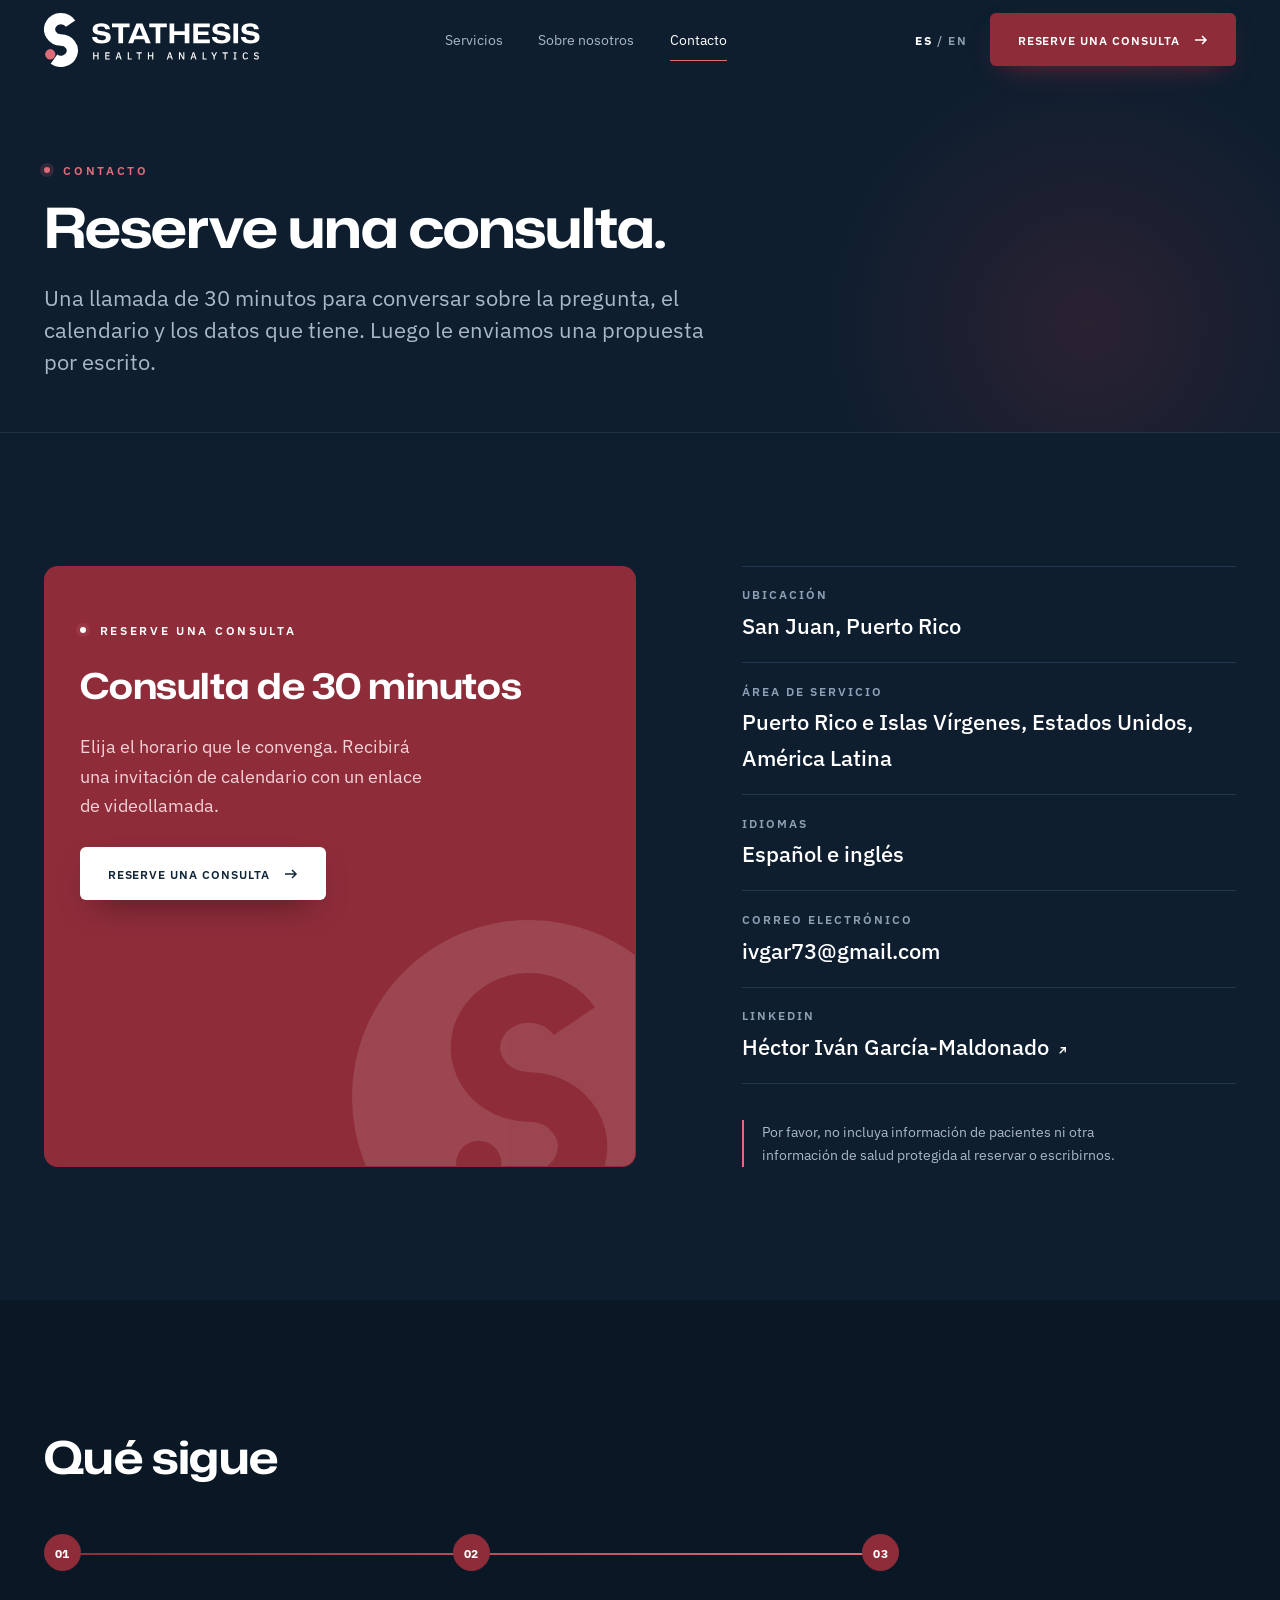
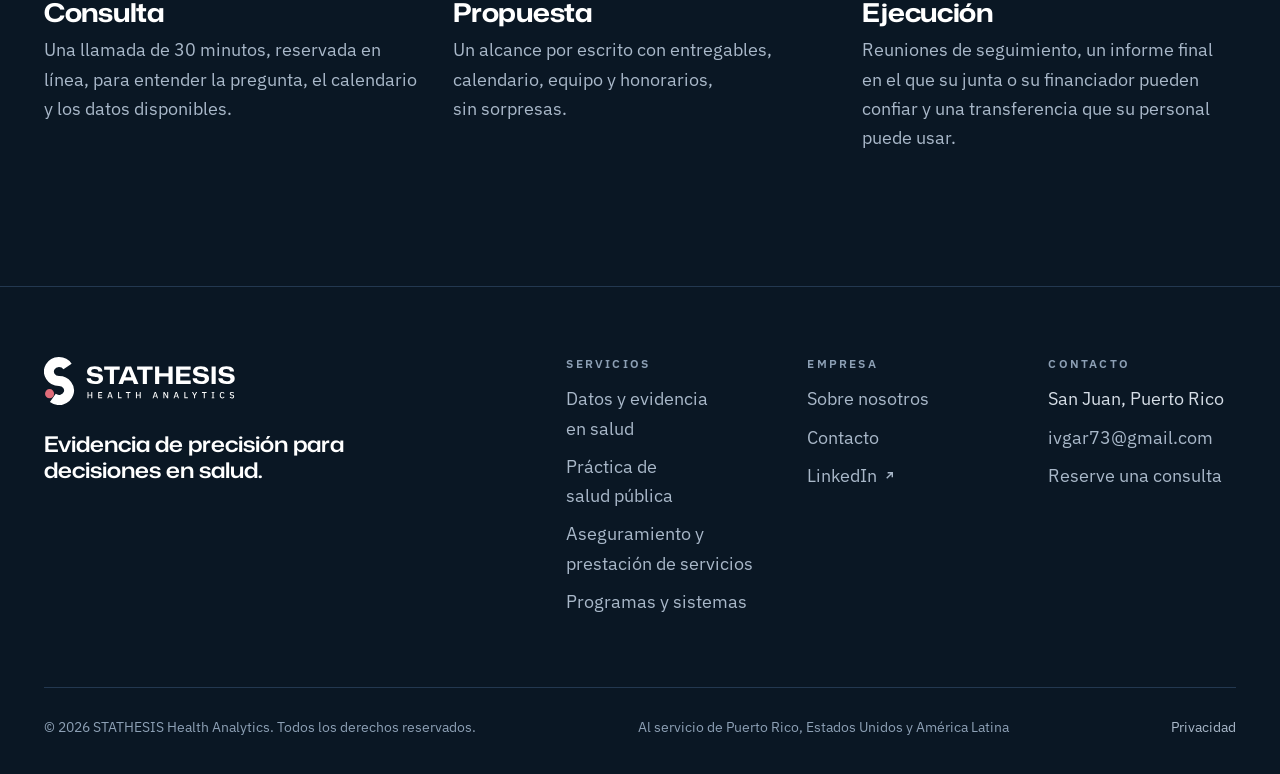
<file: es/contacto/index.html>
<!doctype html>
<html lang="es">
<head>
<meta charset="utf-8">
<!-- Google tag (gtag.js) -->
<script async src="https://www.googletagmanager.com/gtag/js?id=G-16YY1DPBME"></script>
<script>
  window.dataLayer = window.dataLayer || [];
  function gtag(){dataLayer.push(arguments);}
  gtag('js', new Date());
  gtag('config', 'G-16YY1DPBME');
</script>
<meta name="viewport" content="width=device-width, initial-scale=1, viewport-fit=cover">
<title>Contacto · STATHESIS Health Analytics</title>
<meta name="description" content="Reserve una consulta de 30 minutos con STATHESIS Health Analytics, con sede en San Juan, Puerto Rico. En español e inglés.">
<link rel="alternate" hreflang="en" href="https://stathesis.com/contact/"><link rel="alternate" hreflang="es" href="https://stathesis.com/es/contacto/"><link rel="alternate" hreflang="x-default" href="https://stathesis.com/contact/"><link rel="canonical" href="https://stathesis.com/es/contacto/">
<meta property="og:type" content="website">
<meta property="og:site_name" content="STATHESIS Health Analytics">
<meta property="og:title" content="Contacto · STATHESIS Health Analytics">
<meta property="og:description" content="Reserve una consulta de 30 minutos con STATHESIS Health Analytics, con sede en San Juan, Puerto Rico. En español e inglés.">
<meta property="og:url" content="https://stathesis.com/es/contacto/">
<meta property="og:image" content="https://stathesis.com/img/og.jpg">
<meta property="og:locale" content="es_PR">
<meta name="twitter:card" content="summary_large_image">
<meta name="theme-color" content="#0E1E2F">
<meta name="color-scheme" content="dark">
<link rel="icon" href="/favicon.svg?v=4" type="image/svg+xml">
<link rel="icon" href="/favicon-32.png" sizes="32x32" type="image/png">
<link rel="apple-touch-icon" href="/apple-touch-icon.png">
<link rel="preload" href="/fonts/monasans-vf.woff2" as="font" type="font/woff2" crossorigin>
<link rel="preload" href="/fonts/ibmplexsans-vf.woff2" as="font" type="font/woff2" crossorigin>
<link rel="stylesheet" href="/css/tokens.css?v=20261027a">
<link rel="stylesheet" href="/css/base.css?v=20261027a">
<link rel="stylesheet" href="/css/site.css?v=20261027a">

</head>
<body>
<div class="progress" aria-hidden="true"></div>
<a class="skip-link" href="#main">Ir al contenido</a>
<header class="site-header">
  <div class="container bar">
    <a class="brand" href="/es/"><img src="/img/logo-reverse.svg" width="461" height="100" alt="STATHESIS Health Analytics"></a>
    <nav class="nav" aria-label="Principal"><a href="/es/servicios/">Servicios</a><a href="/es/sobre/">Sobre nosotros</a><a href="/es/contacto/" aria-current="page">Contacto</a></nav>
    <div class="header-tools">
      <a class="lang" href="/contact/" hreflang="en" lang="en"><span class="visually-hidden">English: </span><b>ES</b>&nbsp;/&nbsp;EN</a>
      <a class="btn magnetic" href="https://calendly.com/ivgar73/30min" target="_blank" rel="noopener">Reserve una consulta<span class="visually-hidden"> (abre en una pestaña nueva)</span><svg class="arrow" width="16" height="16" viewBox="0 0 16 16" fill="none" aria-hidden="true"><path d="M2 8h11M9 4l4 4-4 4" stroke="currentColor" stroke-width="1.5"/></svg></a>
      <button class="nav-toggle" type="button" aria-expanded="false" aria-controls="mobile-nav"><span class="visually-hidden">Menú</span><svg width="24" height="24" viewBox="0 0 24 24" fill="currentColor" aria-hidden="true"><circle cx="5" cy="5" r="1.6"/><circle cx="12" cy="5" r="1.6"/><circle cx="19" cy="5" r="1.6"/><circle cx="5" cy="12" r="1.6"/><circle cx="12" cy="12" r="1.6"/><circle cx="19" cy="12" r="1.6"/><circle cx="5" cy="19" r="1.6"/><circle cx="12" cy="19" r="1.6"/><circle cx="19" cy="19" r="1.6"/></svg></button>
    </div>
  </div>
  <div class="container mobile-nav" id="mobile-nav" hidden>
    <a href="/es/servicios/">Servicios</a><a href="/es/sobre/">Sobre nosotros</a><a href="/es/contacto/" aria-current="page">Contacto</a>
    <a class="lang" href="/contact/" hreflang="en" lang="en">English</a>
    <a class="btn" href="https://calendly.com/ivgar73/30min" target="_blank" rel="noopener">Reserve una consulta<span class="visually-hidden"> (abre en una pestaña nueva)</span><svg class="arrow" width="16" height="16" viewBox="0 0 16 16" fill="none" aria-hidden="true"><path d="M2 8h11M9 4l4 4-4 4" stroke="currentColor" stroke-width="1.5"/></svg></a>
  </div>
</header>
<main id="main">
<section class="page-hero">
  <div class="container">
    <div class="eyebrow" data-reveal>Contacto</div>
    <h1 data-split>Reserve una consulta.</h1>
    <p class="lede" data-reveal>Una llamada de 30 minutos para conversar sobre la pregunta, el calendario y los datos que tiene. Luego le enviamos una propuesta por escrito.</p>
  </div>
</section>
<section class="section">
  <div class="container contact-grid">
    <div class="booking panel" id="book" data-reveal>
      <img class="seal-bg" src="/img/seal-reverse.svg" width="100" height="100" alt="" aria-hidden="true">
      <div class="eyebrow">Reserve una consulta</div>
      <h2>Consulta de 30 minutos</h2>
      <p>Elija el horario que le convenga. Recibirá una invitación de calendario con un enlace de videollamada.</p>
      <a class="btn btn--light magnetic" href="https://calendly.com/ivgar73/30min" target="_blank" rel="noopener">Reserve una consulta<span class="visually-hidden"> (abre en una pestaña nueva)</span><svg class="arrow" width="16" height="16" viewBox="0 0 16 16" fill="none" aria-hidden="true"><path d="M2 8h11M9 4l4 4-4 4" stroke="currentColor" stroke-width="1.5"/></svg></a>
    </div>
    <div class="stack stack--l">
      <ul class="details" data-stagger><li><span>Ubicación</span><b>San Juan, Puerto Rico</b></li><li><span>Área de servicio</span><b>Puerto Rico e Islas Vírgenes, Estados Unidos, América Latina</b></li><li><span>Idiomas</span><b>Español e inglés</b></li><li><span>Correo electrónico</span><a href="mailto:ivgar73@gmail.com">ivgar73@gmail.com</a></li><li><span>LinkedIn</span><a href="https://www.linkedin.com/in/hector-ivan-garcia-maldonado-5985528/" target="_blank" rel="noopener">H&eacute;ctor Iv&aacute;n Garc&iacute;a-Maldonado<svg class="arrow" width="13" height="13" viewBox="0 0 14 14" fill="none" aria-hidden="true"><path d="M4 10L10 4M5 4h5v5" stroke="currentColor" stroke-width="1.5"/></svg></a></li></ul>
      <p class="note" data-reveal>Por favor, no incluya información de pacientes ni otra información de salud protegida al reservar o escribirnos.</p>
    </div>
  </div>
</section>
<section class="section section--deep">
  <div class="container">
    <div class="section-head"><h2 class="h2" data-split>Qué sigue</h2></div>
    <div class="path-wrap"><div class="path-line" aria-hidden="true"><span></span></div><div class="path"><div class="path-step is-lit"><span class="node">01</span><h3>Consulta</h3><p>Una llamada de 30 minutos, reservada en línea, para entender la pregunta, el calendario y los datos disponibles.</p></div><div class="path-step is-lit"><span class="node">02</span><h3>Propuesta</h3><p>Un alcance por escrito con entregables, calendario, equipo y honorarios, sin sorpresas.</p></div><div class="path-step is-lit"><span class="node">03</span><h3>Ejecución</h3><p>Reuniones de seguimiento, un informe final en el que su junta o su financiador pueden confiar y una transferencia que su personal puede usar.</p></div></div></div>
  </div>
</section>
</main>
<footer class="site-footer">
  <div class="container">
    <div class="footer-grid">
      <div>
        <a class="foot-brand" href="/es/"><img src="/img/logo-reverse.svg" width="461" height="100" alt="STATHESIS Health Analytics" loading="lazy"></a>
        <p class="tagline">Evidencia de precisión para decisiones en salud.</p>
      </div>
      <div><h3>Servicios</h3><ul><li><a href="/es/servicios/#evidence">Datos y evidencia en salud</a></li><li><a href="/es/servicios/#public-health">Práctica de salud pública</a></li><li><a href="/es/servicios/#plans-care">Aseguramiento y prestación de servicios</a></li><li><a href="/es/servicios/#programs-systems">Programas y sistemas</a></li></ul></div>
      <div><h3>Empresa</h3><ul>
        <li><a href="/es/sobre/">Sobre nosotros</a></li>
        <li><a href="/es/contacto/">Contacto</a></li>
        <li><a href="https://www.linkedin.com/in/hector-ivan-garcia-maldonado-5985528/" target="_blank" rel="noopener">LinkedIn<svg class="arrow" width="13" height="13" viewBox="0 0 14 14" fill="none" aria-hidden="true"><path d="M4 10L10 4M5 4h5v5" stroke="currentColor" stroke-width="1.5"/></svg></a></li>
      </ul></div>
      <div><h3>Contacto</h3><ul>
        <li>San Juan, Puerto Rico</li><li><a href="mailto:ivgar73@gmail.com">ivgar73@gmail.com</a></li>
        <li><a href="https://calendly.com/ivgar73/30min">Reserve una consulta</a></li>
      </ul></div>
    </div>
    <div class="footer-base">
      <span>&copy; 2026 STATHESIS Health Analytics. Todos los derechos reservados.</span>
      <span>Al servicio de Puerto Rico, Estados Unidos y América Latina</span>
      <a href="/es/privacidad/">Privacidad</a>
    </div>
  </div>
</footer>
<script src="/js/motion.js?v=20261027a" defer></script>
<script src="/js/site.js?v=20261027a" defer></script>
</body>
</html>
</file>
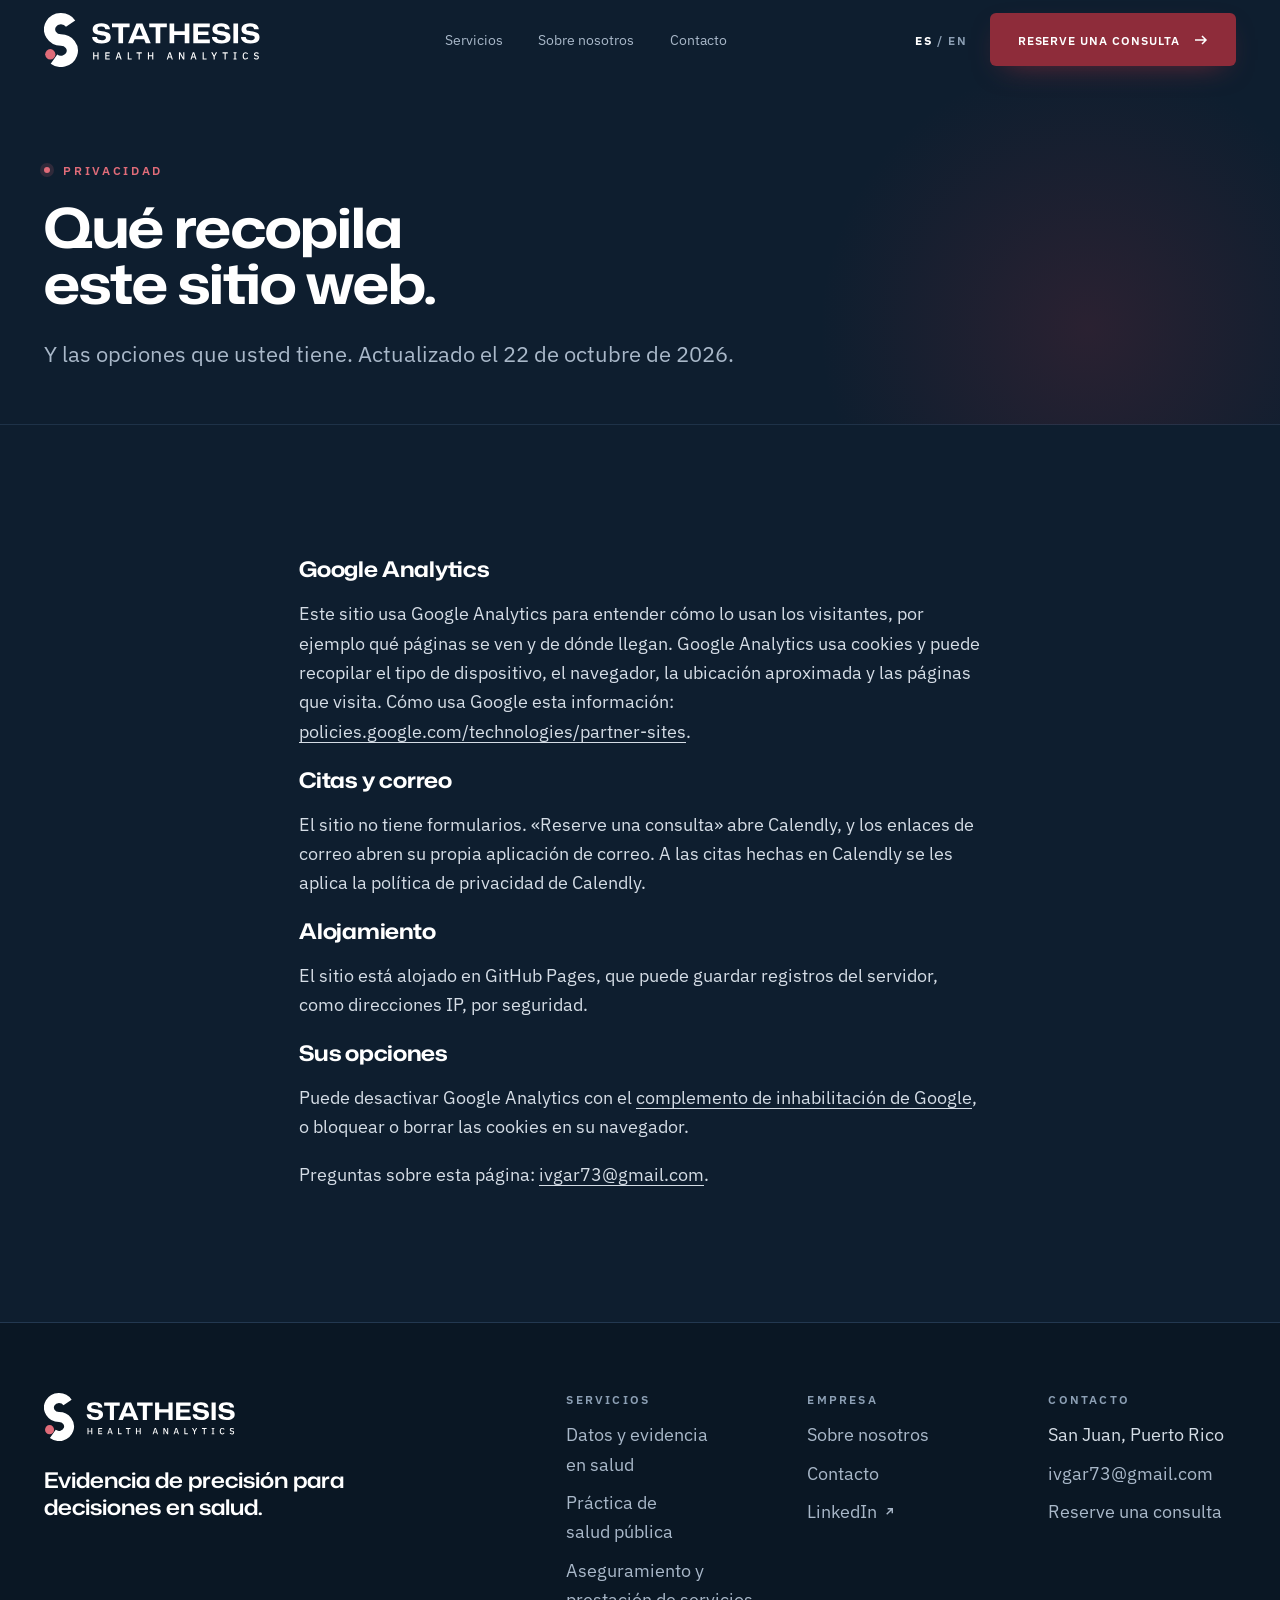
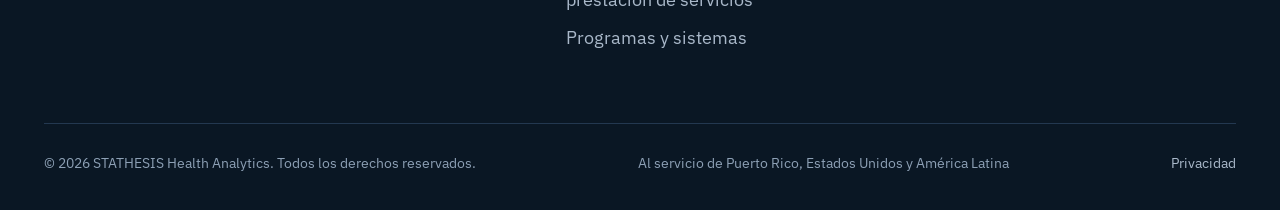
<file: es/privacidad/index.html>
<!doctype html>
<html lang="es">
<head>
<meta charset="utf-8">
<!-- Google tag (gtag.js) -->
<script async src="https://www.googletagmanager.com/gtag/js?id=G-16YY1DPBME"></script>
<script>
  window.dataLayer = window.dataLayer || [];
  function gtag(){dataLayer.push(arguments);}
  gtag('js', new Date());
  gtag('config', 'G-16YY1DPBME');
</script>
<meta name="viewport" content="width=device-width, initial-scale=1, viewport-fit=cover">
<title>Privacidad · STATHESIS Health Analytics</title>
<meta name="description" content="Qué recopila el sitio web de STATHESIS Health Analytics cuando lo visita, y sus opciones.">
<link rel="alternate" hreflang="en" href="https://stathesis.com/privacy/"><link rel="alternate" hreflang="es" href="https://stathesis.com/es/privacidad/"><link rel="alternate" hreflang="x-default" href="https://stathesis.com/privacy/"><link rel="canonical" href="https://stathesis.com/es/privacidad/">
<meta property="og:type" content="website">
<meta property="og:site_name" content="STATHESIS Health Analytics">
<meta property="og:title" content="Privacidad · STATHESIS Health Analytics">
<meta property="og:description" content="Qué recopila el sitio web de STATHESIS Health Analytics cuando lo visita, y sus opciones.">
<meta property="og:url" content="https://stathesis.com/es/privacidad/">
<meta property="og:image" content="https://stathesis.com/img/og.jpg">
<meta property="og:locale" content="es_PR">
<meta name="twitter:card" content="summary_large_image">
<meta name="theme-color" content="#0E1E2F">
<meta name="color-scheme" content="dark">
<link rel="icon" href="/favicon.svg?v=4" type="image/svg+xml">
<link rel="icon" href="/favicon-32.png" sizes="32x32" type="image/png">
<link rel="apple-touch-icon" href="/apple-touch-icon.png">
<link rel="preload" href="/fonts/monasans-vf.woff2" as="font" type="font/woff2" crossorigin>
<link rel="preload" href="/fonts/ibmplexsans-vf.woff2" as="font" type="font/woff2" crossorigin>
<link rel="stylesheet" href="/css/tokens.css?v=20261027a">
<link rel="stylesheet" href="/css/base.css?v=20261027a">
<link rel="stylesheet" href="/css/site.css?v=20261027a">

</head>
<body>
<div class="progress" aria-hidden="true"></div>
<a class="skip-link" href="#main">Ir al contenido</a>
<header class="site-header">
  <div class="container bar">
    <a class="brand" href="/es/"><img src="/img/logo-reverse.svg" width="461" height="100" alt="STATHESIS Health Analytics"></a>
    <nav class="nav" aria-label="Principal"><a href="/es/servicios/">Servicios</a><a href="/es/sobre/">Sobre nosotros</a><a href="/es/contacto/">Contacto</a></nav>
    <div class="header-tools">
      <a class="lang" href="/privacy/" hreflang="en" lang="en"><span class="visually-hidden">English: </span><b>ES</b>&nbsp;/&nbsp;EN</a>
      <a class="btn magnetic" href="https://calendly.com/ivgar73/30min" target="_blank" rel="noopener">Reserve una consulta<span class="visually-hidden"> (abre en una pestaña nueva)</span><svg class="arrow" width="16" height="16" viewBox="0 0 16 16" fill="none" aria-hidden="true"><path d="M2 8h11M9 4l4 4-4 4" stroke="currentColor" stroke-width="1.5"/></svg></a>
      <button class="nav-toggle" type="button" aria-expanded="false" aria-controls="mobile-nav"><span class="visually-hidden">Menú</span><svg width="24" height="24" viewBox="0 0 24 24" fill="currentColor" aria-hidden="true"><circle cx="5" cy="5" r="1.6"/><circle cx="12" cy="5" r="1.6"/><circle cx="19" cy="5" r="1.6"/><circle cx="5" cy="12" r="1.6"/><circle cx="12" cy="12" r="1.6"/><circle cx="19" cy="12" r="1.6"/><circle cx="5" cy="19" r="1.6"/><circle cx="12" cy="19" r="1.6"/><circle cx="19" cy="19" r="1.6"/></svg></button>
    </div>
  </div>
  <div class="container mobile-nav" id="mobile-nav" hidden>
    <a href="/es/servicios/">Servicios</a><a href="/es/sobre/">Sobre nosotros</a><a href="/es/contacto/">Contacto</a>
    <a class="lang" href="/privacy/" hreflang="en" lang="en">English</a>
    <a class="btn" href="https://calendly.com/ivgar73/30min" target="_blank" rel="noopener">Reserve una consulta<span class="visually-hidden"> (abre en una pestaña nueva)</span><svg class="arrow" width="16" height="16" viewBox="0 0 16 16" fill="none" aria-hidden="true"><path d="M2 8h11M9 4l4 4-4 4" stroke="currentColor" stroke-width="1.5"/></svg></a>
  </div>
</header>
<main id="main">
<section class="page-hero">
  <div class="container">
    <div class="eyebrow">Privacidad</div>
    <h1>Qué recopila este sitio web.</h1>
    <p class="lede">Y las opciones que usted tiene. Actualizado el 22 de octubre de 2026.</p>
  </div>
</section>
<section class="section">
  <div class="container container--narrow prose">
    <h2 class="h4">Google Analytics</h2>
    <p>Este sitio usa Google Analytics para entender cómo lo usan los visitantes, por ejemplo qué páginas se ven y de dónde llegan. Google Analytics usa cookies y puede recopilar el tipo de dispositivo, el navegador, la ubicación aproximada y las páginas que visita. Cómo usa Google esta información: <a href="https://policies.google.com/technologies/partner-sites?hl=es" rel="noopener">policies.google.com/technologies/partner-sites</a>.</p>
    <h2 class="h4">Citas y correo</h2>
    <p>El sitio no tiene formularios. «Reserve una consulta» abre Calendly, y los enlaces de correo abren su propia aplicación de correo. A las citas hechas en Calendly se les aplica la política de privacidad de Calendly.</p>
    <h2 class="h4">Alojamiento</h2>
    <p>El sitio está alojado en GitHub Pages, que puede guardar registros del servidor, como direcciones IP, por seguridad.</p>
    <h2 class="h4">Sus opciones</h2>
    <p>Puede desactivar Google Analytics con el <a href="https://tools.google.com/dlpage/gaoptout?hl=es" rel="noopener">complemento de inhabilitación de Google</a>, o bloquear o borrar las cookies en su navegador.</p>
    <p>Preguntas sobre esta página: <a href="mailto:ivgar73@gmail.com">ivgar73@gmail.com</a>.</p>
  </div>
</section>
</main>
<footer class="site-footer">
  <div class="container">
    <div class="footer-grid">
      <div>
        <a class="foot-brand" href="/es/"><img src="/img/logo-reverse.svg" width="461" height="100" alt="STATHESIS Health Analytics" loading="lazy"></a>
        <p class="tagline">Evidencia de precisión para decisiones en salud.</p>
      </div>
      <div><h3>Servicios</h3><ul><li><a href="/es/servicios/#evidence">Datos y evidencia en salud</a></li><li><a href="/es/servicios/#public-health">Práctica de salud pública</a></li><li><a href="/es/servicios/#plans-care">Aseguramiento y prestación de servicios</a></li><li><a href="/es/servicios/#programs-systems">Programas y sistemas</a></li></ul></div>
      <div><h3>Empresa</h3><ul>
        <li><a href="/es/sobre/">Sobre nosotros</a></li>
        <li><a href="/es/contacto/">Contacto</a></li>
        <li><a href="https://www.linkedin.com/in/hector-ivan-garcia-maldonado-5985528/" target="_blank" rel="noopener">LinkedIn<svg class="arrow" width="13" height="13" viewBox="0 0 14 14" fill="none" aria-hidden="true"><path d="M4 10L10 4M5 4h5v5" stroke="currentColor" stroke-width="1.5"/></svg></a></li>
      </ul></div>
      <div><h3>Contacto</h3><ul>
        <li>San Juan, Puerto Rico</li><li><a href="mailto:ivgar73@gmail.com">ivgar73@gmail.com</a></li>
        <li><a href="https://calendly.com/ivgar73/30min">Reserve una consulta</a></li>
      </ul></div>
    </div>
    <div class="footer-base">
      <span>&copy; 2026 STATHESIS Health Analytics. Todos los derechos reservados.</span>
      <span>Al servicio de Puerto Rico, Estados Unidos y América Latina</span>
      <a href="/es/privacidad/">Privacidad</a>
    </div>
  </div>
</footer>
<script src="/js/motion.js?v=20261027a" defer></script>
<script src="/js/site.js?v=20261027a" defer></script>
</body>
</html>
</file>
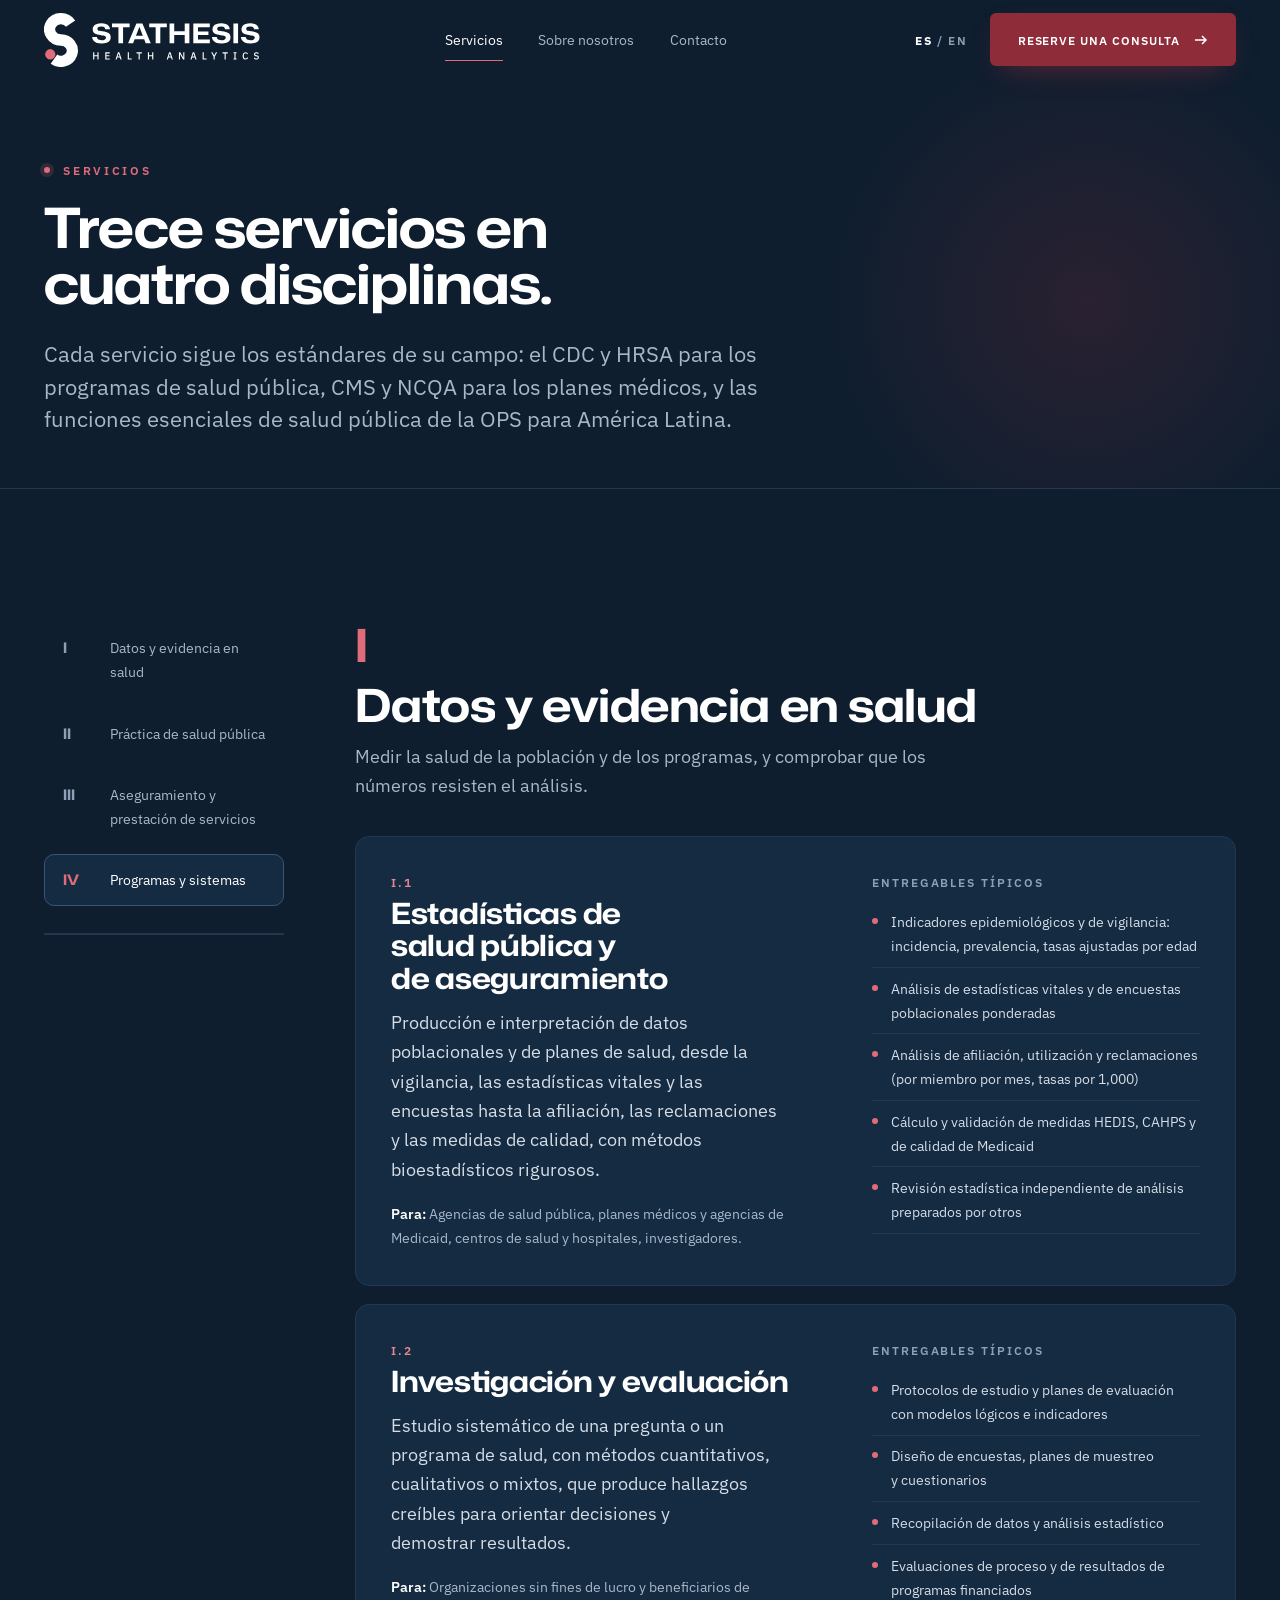
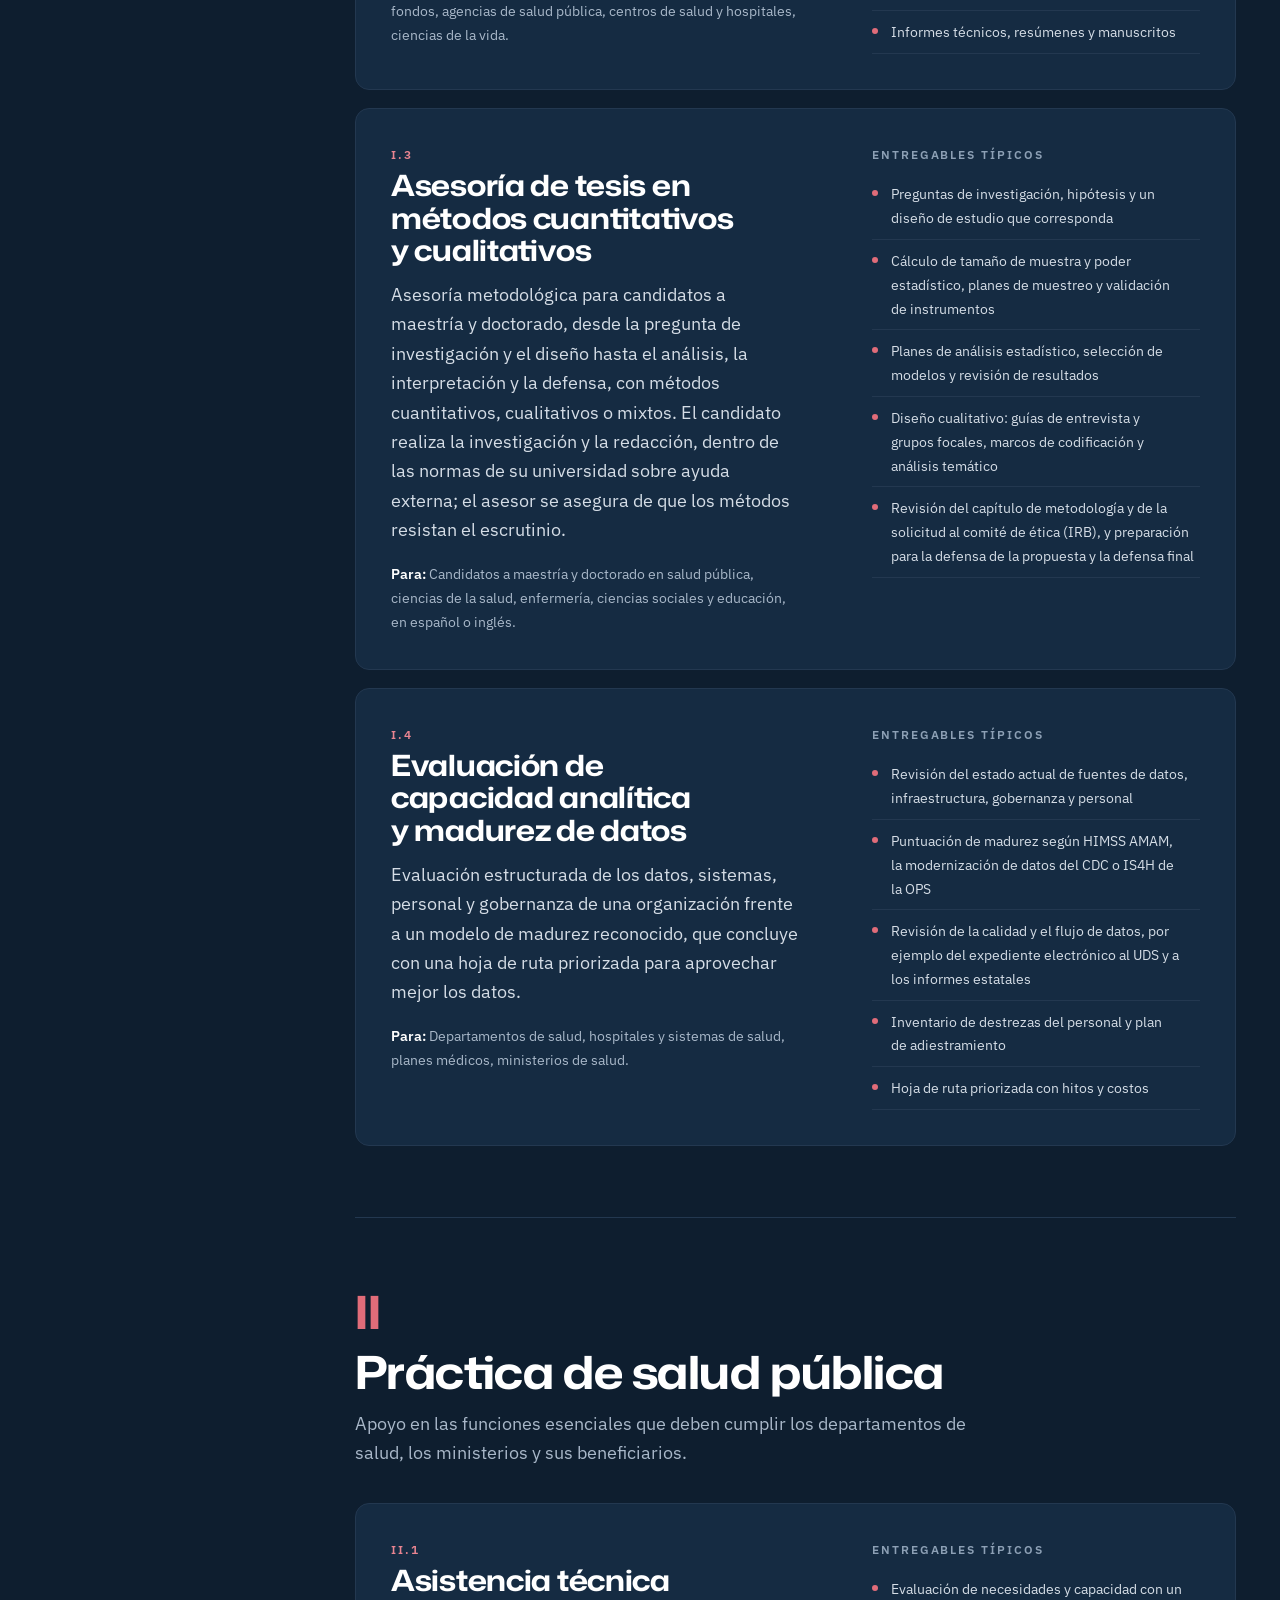
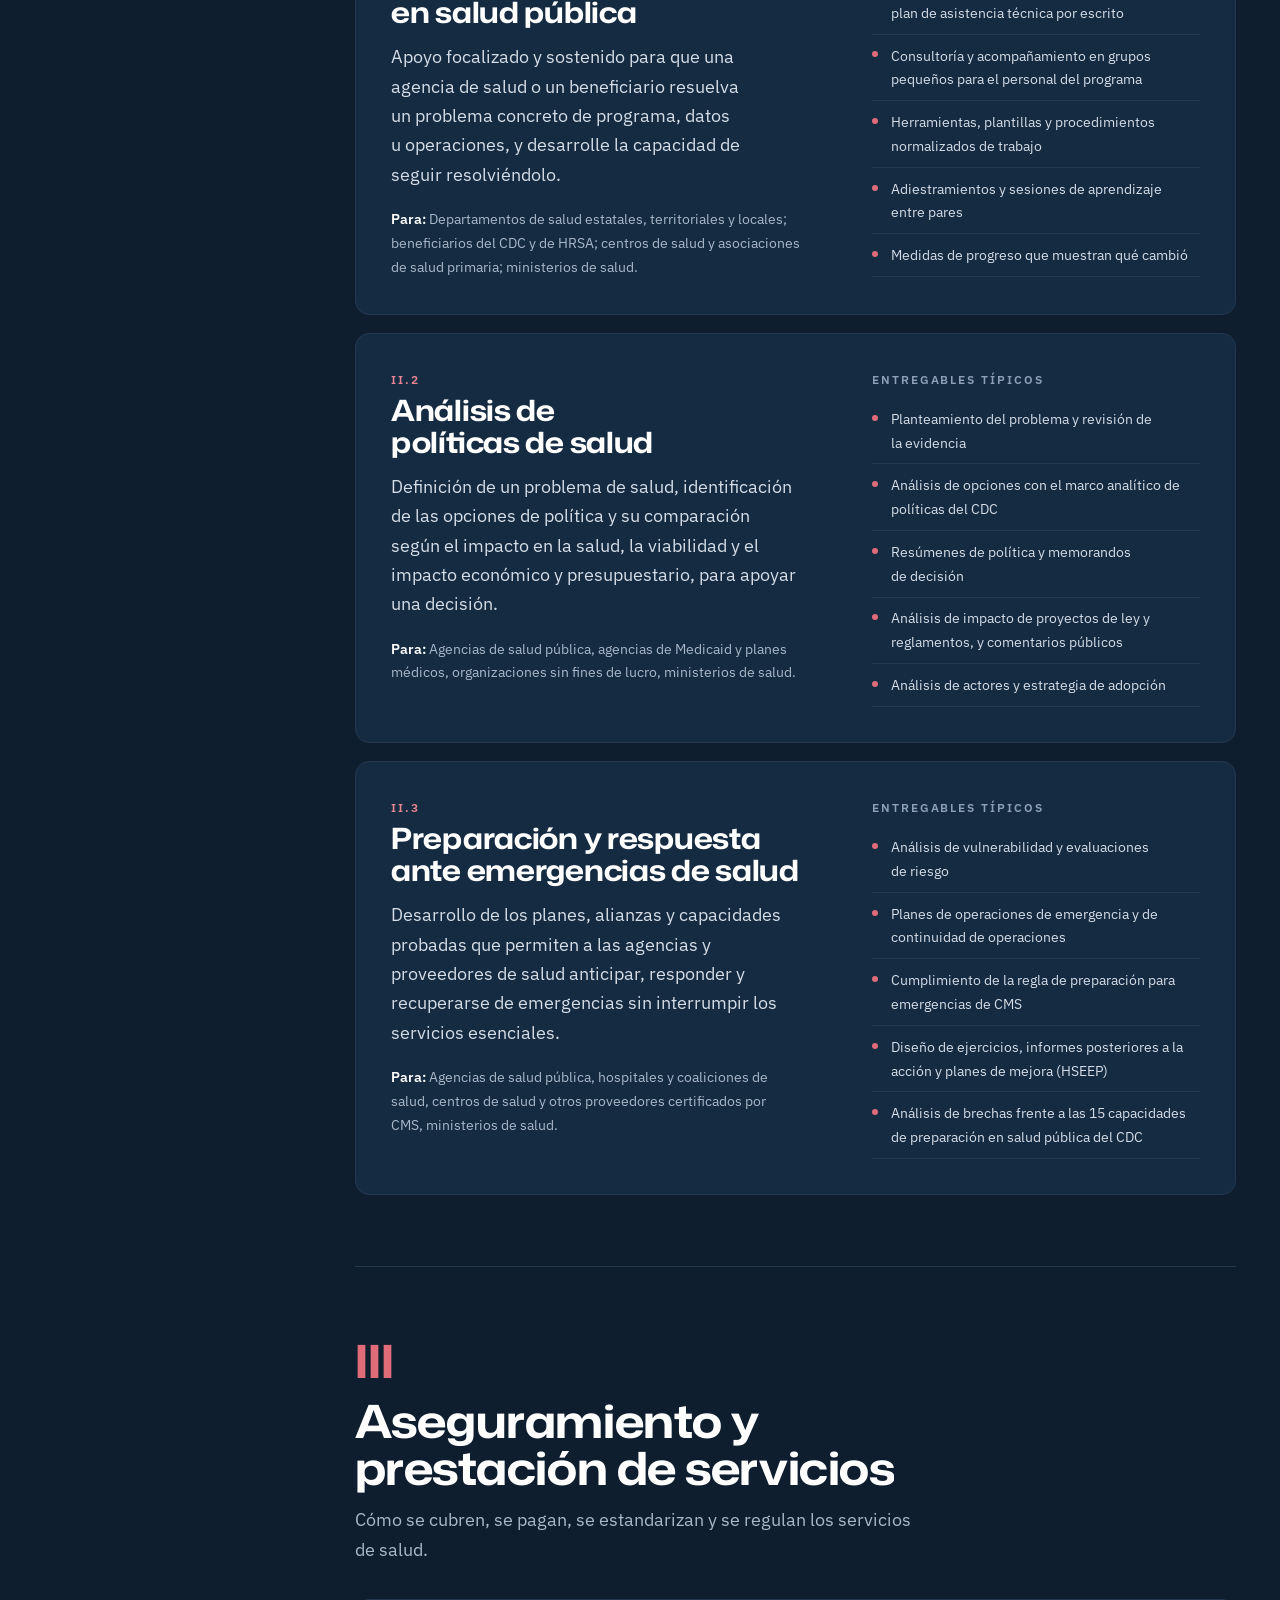
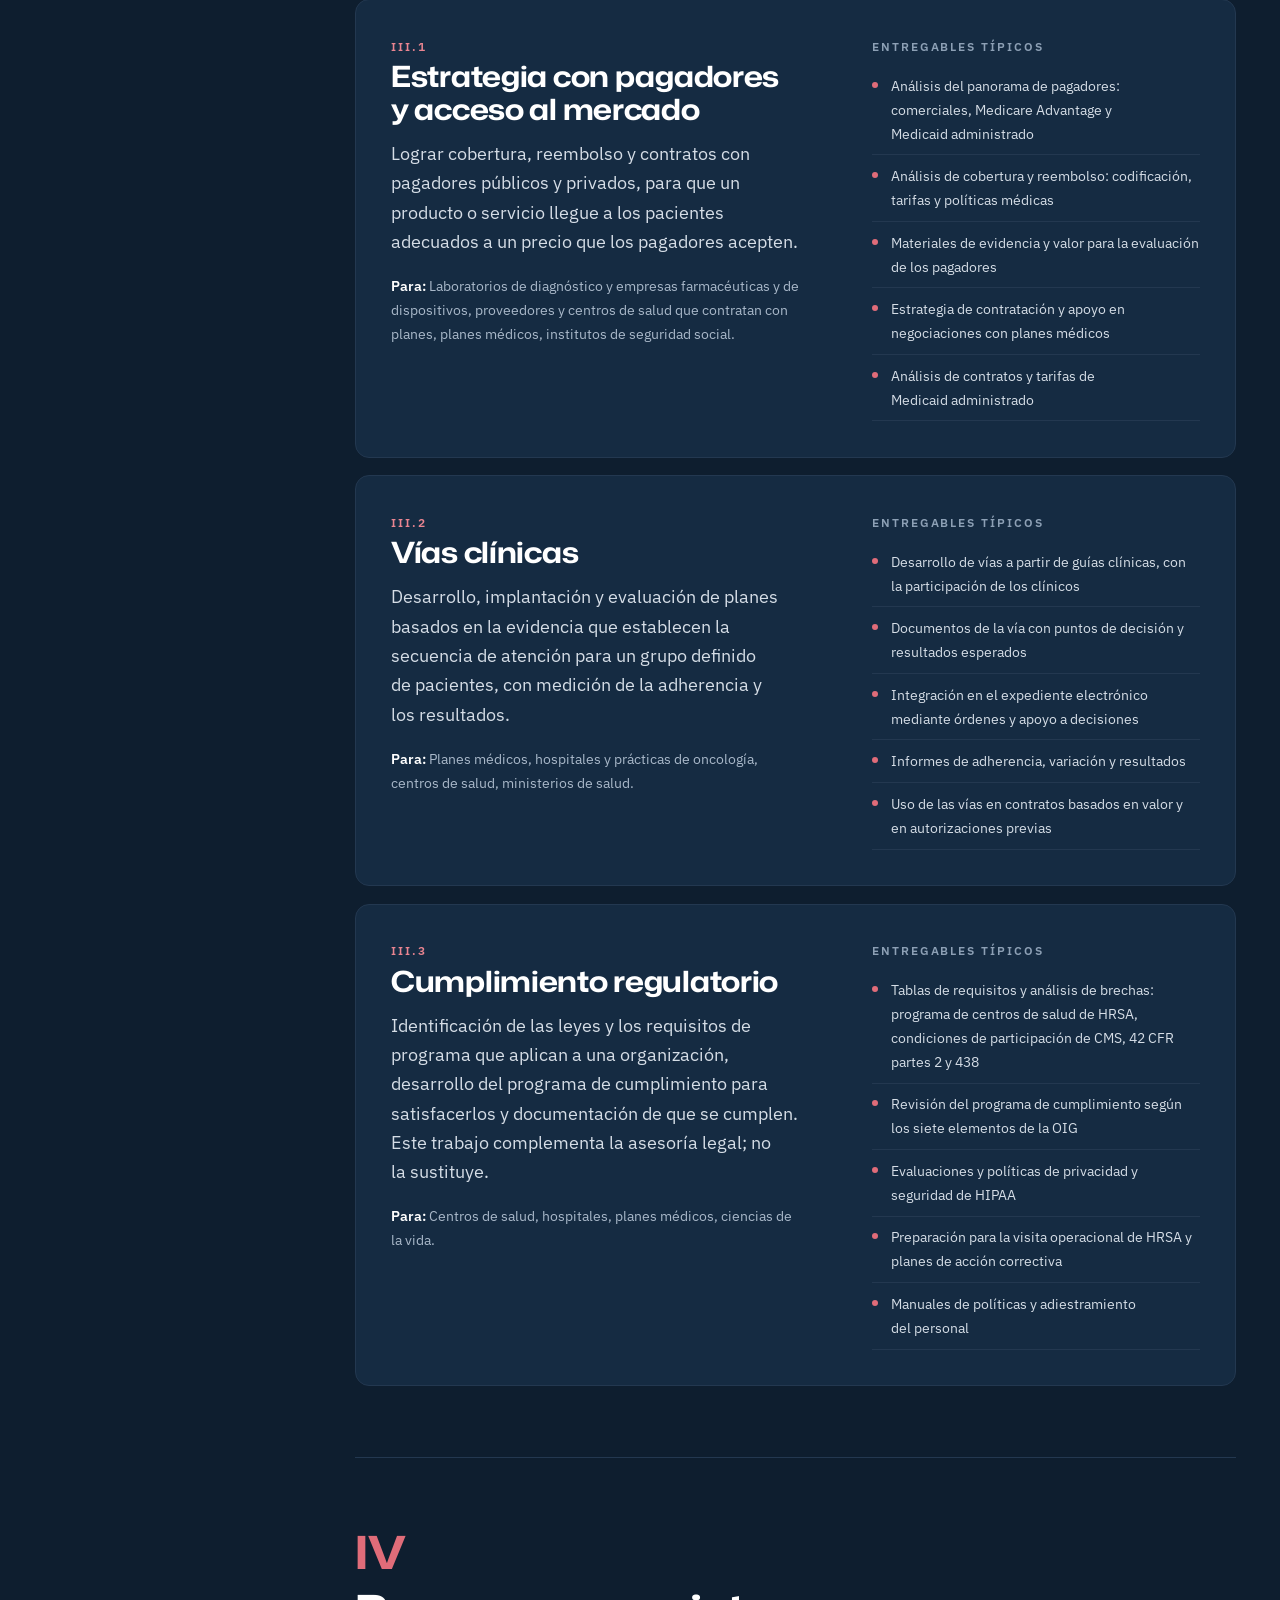
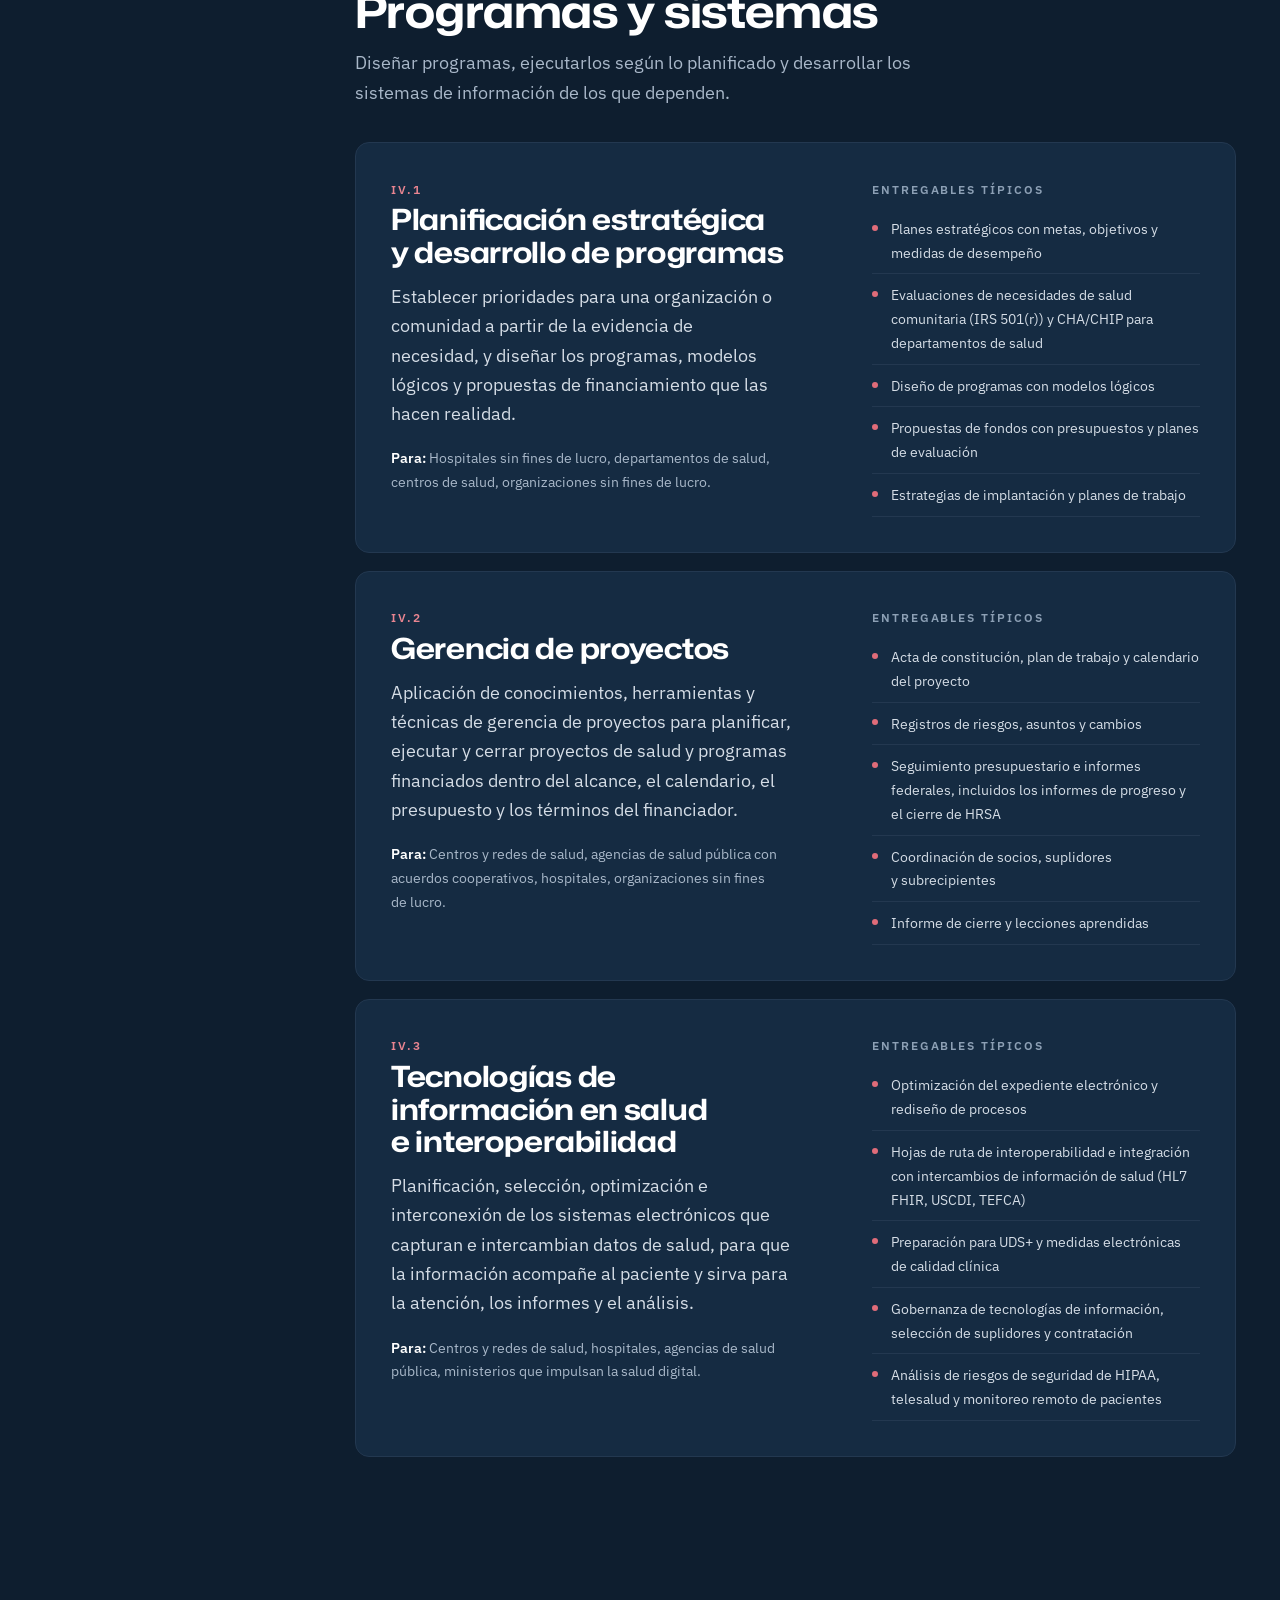
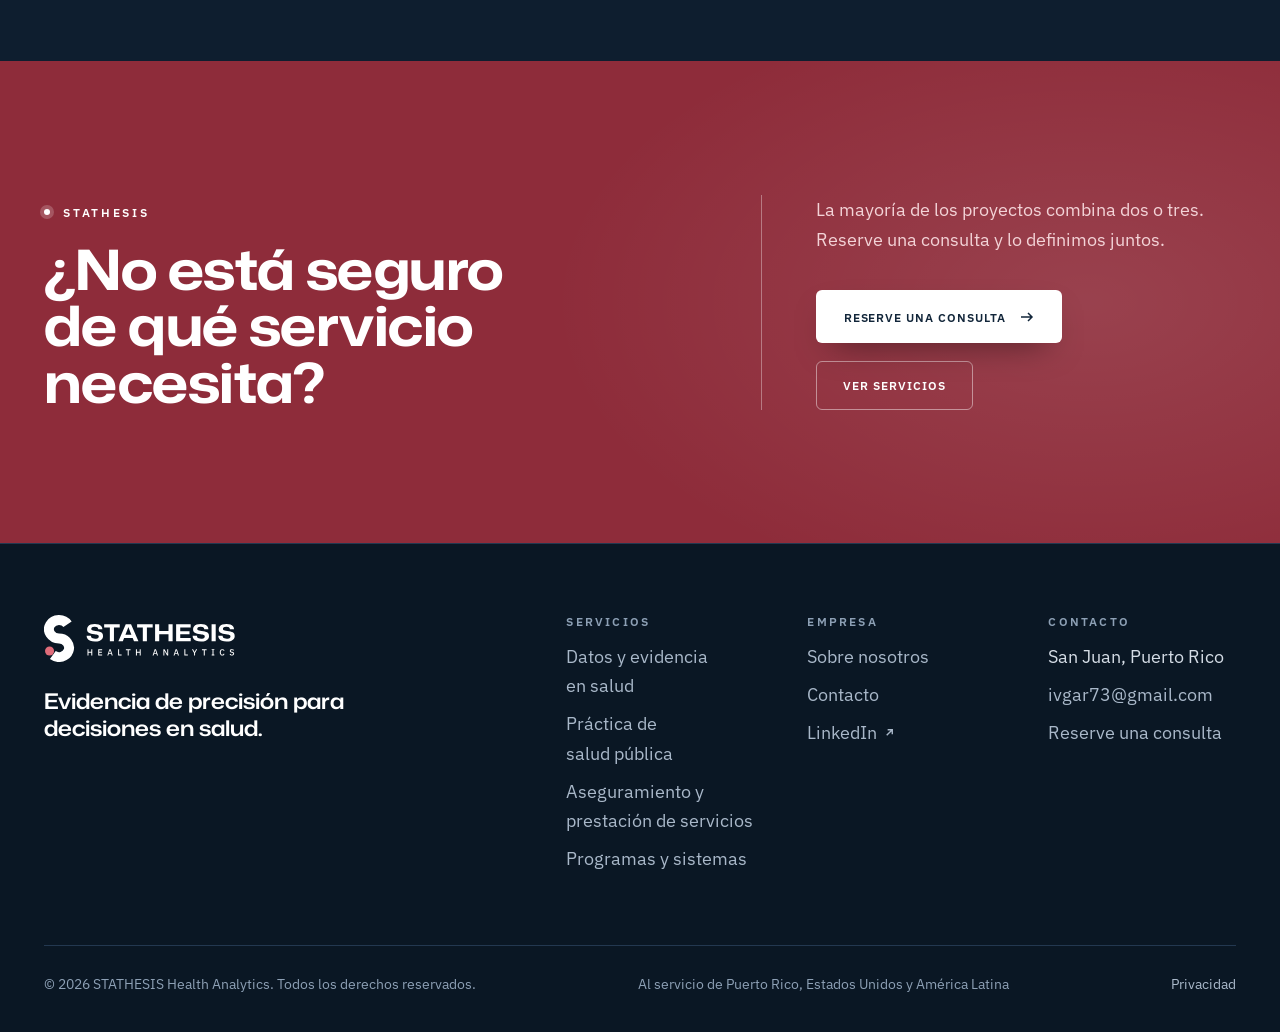
<file: es/servicios/index.html>
<!doctype html>
<html lang="es">
<head>
<meta charset="utf-8">
<!-- Google tag (gtag.js) -->
<script async src="https://www.googletagmanager.com/gtag/js?id=G-16YY1DPBME"></script>
<script>
  window.dataLayer = window.dataLayer || [];
  function gtag(){dataLayer.push(arguments);}
  gtag('js', new Date());
  gtag('config', 'G-16YY1DPBME');
</script>
<meta name="viewport" content="width=device-width, initial-scale=1, viewport-fit=cover">
<title>Servicios · STATHESIS Health Analytics</title>
<meta name="description" content="Trece servicios de salud pública, estadística, métodos de investigación y sistemas de salud en cuatro disciplinas: datos y evidencia, práctica de salud pública, aseguramiento y prestación de servicios, y programas y sistemas.">
<link rel="alternate" hreflang="en" href="https://stathesis.com/services/"><link rel="alternate" hreflang="es" href="https://stathesis.com/es/servicios/"><link rel="alternate" hreflang="x-default" href="https://stathesis.com/services/"><link rel="canonical" href="https://stathesis.com/es/servicios/">
<meta property="og:type" content="website">
<meta property="og:site_name" content="STATHESIS Health Analytics">
<meta property="og:title" content="Servicios · STATHESIS Health Analytics">
<meta property="og:description" content="Trece servicios de salud pública, estadística, métodos de investigación y sistemas de salud en cuatro disciplinas: datos y evidencia, práctica de salud pública, aseguramiento y prestación de servicios, y programas y sistemas.">
<meta property="og:url" content="https://stathesis.com/es/servicios/">
<meta property="og:image" content="https://stathesis.com/img/og.jpg">
<meta property="og:locale" content="es_PR">
<meta name="twitter:card" content="summary_large_image">
<meta name="theme-color" content="#0E1E2F">
<meta name="color-scheme" content="dark">
<link rel="icon" href="/favicon.svg?v=4" type="image/svg+xml">
<link rel="icon" href="/favicon-32.png" sizes="32x32" type="image/png">
<link rel="apple-touch-icon" href="/apple-touch-icon.png">
<link rel="preload" href="/fonts/monasans-vf.woff2" as="font" type="font/woff2" crossorigin>
<link rel="preload" href="/fonts/ibmplexsans-vf.woff2" as="font" type="font/woff2" crossorigin>
<link rel="stylesheet" href="/css/tokens.css?v=20261027a">
<link rel="stylesheet" href="/css/base.css?v=20261027a">
<link rel="stylesheet" href="/css/site.css?v=20261027a">

</head>
<body>
<div class="progress" aria-hidden="true"></div>
<a class="skip-link" href="#main">Ir al contenido</a>
<header class="site-header">
  <div class="container bar">
    <a class="brand" href="/es/"><img src="/img/logo-reverse.svg" width="461" height="100" alt="STATHESIS Health Analytics"></a>
    <nav class="nav" aria-label="Principal"><a href="/es/servicios/" aria-current="page">Servicios</a><a href="/es/sobre/">Sobre nosotros</a><a href="/es/contacto/">Contacto</a></nav>
    <div class="header-tools">
      <a class="lang" href="/services/" hreflang="en" lang="en"><span class="visually-hidden">English: </span><b>ES</b>&nbsp;/&nbsp;EN</a>
      <a class="btn magnetic" href="https://calendly.com/ivgar73/30min" target="_blank" rel="noopener">Reserve una consulta<span class="visually-hidden"> (abre en una pestaña nueva)</span><svg class="arrow" width="16" height="16" viewBox="0 0 16 16" fill="none" aria-hidden="true"><path d="M2 8h11M9 4l4 4-4 4" stroke="currentColor" stroke-width="1.5"/></svg></a>
      <button class="nav-toggle" type="button" aria-expanded="false" aria-controls="mobile-nav"><span class="visually-hidden">Menú</span><svg width="24" height="24" viewBox="0 0 24 24" fill="currentColor" aria-hidden="true"><circle cx="5" cy="5" r="1.6"/><circle cx="12" cy="5" r="1.6"/><circle cx="19" cy="5" r="1.6"/><circle cx="5" cy="12" r="1.6"/><circle cx="12" cy="12" r="1.6"/><circle cx="19" cy="12" r="1.6"/><circle cx="5" cy="19" r="1.6"/><circle cx="12" cy="19" r="1.6"/><circle cx="19" cy="19" r="1.6"/></svg></button>
    </div>
  </div>
  <div class="container mobile-nav" id="mobile-nav" hidden>
    <a href="/es/servicios/" aria-current="page">Servicios</a><a href="/es/sobre/">Sobre nosotros</a><a href="/es/contacto/">Contacto</a>
    <a class="lang" href="/services/" hreflang="en" lang="en">English</a>
    <a class="btn" href="https://calendly.com/ivgar73/30min" target="_blank" rel="noopener">Reserve una consulta<span class="visually-hidden"> (abre en una pestaña nueva)</span><svg class="arrow" width="16" height="16" viewBox="0 0 16 16" fill="none" aria-hidden="true"><path d="M2 8h11M9 4l4 4-4 4" stroke="currentColor" stroke-width="1.5"/></svg></a>
  </div>
</header>
<main id="main">
<section class="page-hero">
  <div class="container">
    <div class="eyebrow" data-reveal>Servicios</div>
    <h1 data-split>Trece servicios en cuatro disciplinas.</h1>
    <p class="lede" data-reveal>Cada servicio sigue los estándares de su campo: el CDC y HRSA para los programas de salud pública, CMS y NCQA para los planes médicos, y las funciones esenciales de salud pública de la OPS para América Latina.</p>
    <nav class="toc" aria-label="Servicios"><a href="#evidence"><b>I</b>Datos y evidencia en salud</a><a href="#public-health"><b>II</b>Práctica de salud pública</a><a href="#plans-care"><b>III</b>Aseguramiento y prestación de servicios</a><a href="#programs-systems"><b>IV</b>Programas y sistemas</a></nav>
  </div>
</section>
<section class="section">
  <div class="container svc-layout">
    <nav class="side-index" aria-label="Servicios"><a href="#evidence"><b>I</b><span>Datos y evidencia en salud</span></a><a href="#public-health"><b>II</b><span>Práctica de salud pública</span></a><a href="#plans-care"><b>III</b><span>Aseguramiento y prestación de servicios</span></a><a href="#programs-systems"><b>IV</b><span>Programas y sistemas</span></a><div class="bar" aria-hidden="true"><span></span></div></nav>
    <div class="svc-content"><section class="area-block" id="evidence">
      <div class="area-head"><span class="num" aria-hidden="true">I</span><h2 data-split>Datos y evidencia en salud</h2><p data-reveal>Medir la salud de la población y de los programas, y comprobar que los números resisten el análisis.</p></div>
      <div class="svc-list"><article class="svc panel spot" id="statistics" data-reveal>
        <div>
          <div class="ref">I.1</div>
          <h3>Estadísticas de salud pública y de aseguramiento</h3>
          <p class="def">Producción e interpretación de datos poblacionales y de planes de salud, desde la vigilancia, las estadísticas vitales y las encuestas hasta la afiliación, las reclamaciones y las medidas de calidad, con métodos bioestadísticos rigurosos.</p>
          <p class="for"><b>Para:</b> Agencias de salud pública, planes médicos y agencias de Medicaid, centros de salud y hospitales, investigadores.</p>
        </div>
        <div><div class="deliv-title">Entregables típicos</div><ul class="deliv"><li>Indicadores epidemiológicos y de vigilancia: incidencia, prevalencia, tasas ajustadas por edad</li><li>Análisis de estadísticas vitales y de encuestas poblacionales ponderadas</li><li>Análisis de afiliación, utilización y reclamaciones (por miembro por mes, tasas por 1,000)</li><li>Cálculo y validación de medidas HEDIS, CAHPS y de calidad de Medicaid</li><li>Revisión estadística independiente de análisis preparados por otros</li></ul></div>
      </article><article class="svc panel spot" id="research" data-reveal>
        <div>
          <div class="ref">I.2</div>
          <h3>Investigación y evaluación</h3>
          <p class="def">Estudio sistemático de una pregunta o un programa de salud, con métodos cuantitativos, cualitativos o mixtos, que produce hallazgos creíbles para orientar decisiones y demostrar resultados.</p>
          <p class="for"><b>Para:</b> Organizaciones sin fines de lucro y beneficiarios de fondos, agencias de salud pública, centros de salud y hospitales, ciencias de la vida.</p>
        </div>
        <div><div class="deliv-title">Entregables típicos</div><ul class="deliv"><li>Protocolos de estudio y planes de evaluación con modelos lógicos e indicadores</li><li>Diseño de encuestas, planes de muestreo y cuestionarios</li><li>Recopilación de datos y análisis estadístico</li><li>Evaluaciones de proceso y de resultados de programas financiados</li><li>Informes técnicos, resúmenes y manuscritos</li></ul></div>
      </article><article class="svc panel spot" id="thesis" data-reveal>
        <div>
          <div class="ref">I.3</div>
          <h3>Asesoría de tesis en métodos cuantitativos y cualitativos</h3>
          <p class="def">Asesoría metodológica para candidatos a maestría y doctorado, desde la pregunta de investigación y el diseño hasta el análisis, la interpretación y la defensa, con métodos cuantitativos, cualitativos o mixtos. El candidato realiza la investigación y la redacción, dentro de las normas de su universidad sobre ayuda externa; el asesor se asegura de que los métodos resistan el escrutinio.</p>
          <p class="for"><b>Para:</b> Candidatos a maestría y doctorado en salud pública, ciencias de la salud, enfermería, ciencias sociales y educación, en español o inglés.</p>
        </div>
        <div><div class="deliv-title">Entregables típicos</div><ul class="deliv"><li>Preguntas de investigación, hipótesis y un diseño de estudio que corresponda</li><li>Cálculo de tamaño de muestra y poder estadístico, planes de muestreo y validación de instrumentos</li><li>Planes de análisis estadístico, selección de modelos y revisión de resultados</li><li>Diseño cualitativo: guías de entrevista y grupos focales, marcos de codificación y análisis temático</li><li>Revisión del capítulo de metodología y de la solicitud al comité de ética (IRB), y preparación para la defensa de la propuesta y la defensa final</li></ul></div>
      </article><article class="svc panel spot" id="maturity" data-reveal>
        <div>
          <div class="ref">I.4</div>
          <h3>Evaluación de capacidad analítica y madurez de datos</h3>
          <p class="def">Evaluación estructurada de los datos, sistemas, personal y gobernanza de una organización frente a un modelo de madurez reconocido, que concluye con una hoja de ruta priorizada para aprovechar mejor los datos.</p>
          <p class="for"><b>Para:</b> Departamentos de salud, hospitales y sistemas de salud, planes médicos, ministerios de salud.</p>
        </div>
        <div><div class="deliv-title">Entregables típicos</div><ul class="deliv"><li>Revisión del estado actual de fuentes de datos, infraestructura, gobernanza y personal</li><li>Puntuación de madurez según HIMSS AMAM, la modernización de datos del CDC o IS4H de la OPS</li><li>Revisión de la calidad y el flujo de datos, por ejemplo del expediente electrónico al UDS y a los informes estatales</li><li>Inventario de destrezas del personal y plan de adiestramiento</li><li>Hoja de ruta priorizada con hitos y costos</li></ul></div>
      </article></div>
    </section>
<section class="area-block" id="public-health">
      <div class="area-head"><span class="num" aria-hidden="true">II</span><h2 data-split>Práctica de salud pública</h2><p data-reveal>Apoyo en las funciones esenciales que deben cumplir los departamentos de salud, los ministerios y sus beneficiarios.</p></div>
      <div class="svc-list"><article class="svc panel spot" id="technical-assistance" data-reveal>
        <div>
          <div class="ref">II.1</div>
          <h3>Asistencia técnica en salud pública</h3>
          <p class="def">Apoyo focalizado y sostenido para que una agencia de salud o un beneficiario resuelva un problema concreto de programa, datos u operaciones, y desarrolle la capacidad de seguir resolviéndolo.</p>
          <p class="for"><b>Para:</b> Departamentos de salud estatales, territoriales y locales; beneficiarios del CDC y de HRSA; centros de salud y asociaciones de salud primaria; ministerios de salud.</p>
        </div>
        <div><div class="deliv-title">Entregables típicos</div><ul class="deliv"><li>Evaluación de necesidades y capacidad con un plan de asistencia técnica por escrito</li><li>Consultoría y acompañamiento en grupos pequeños para el personal del programa</li><li>Herramientas, plantillas y procedimientos normalizados de trabajo</li><li>Adiestramientos y sesiones de aprendizaje entre pares</li><li>Medidas de progreso que muestran qué cambió</li></ul></div>
      </article><article class="svc panel spot" id="policy" data-reveal>
        <div>
          <div class="ref">II.2</div>
          <h3>Análisis de políticas de salud</h3>
          <p class="def">Definición de un problema de salud, identificación de las opciones de política y su comparación según el impacto en la salud, la viabilidad y el impacto económico y presupuestario, para apoyar una decisión.</p>
          <p class="for"><b>Para:</b> Agencias de salud pública, agencias de Medicaid y planes médicos, organizaciones sin fines de lucro, ministerios de salud.</p>
        </div>
        <div><div class="deliv-title">Entregables típicos</div><ul class="deliv"><li>Planteamiento del problema y revisión de la evidencia</li><li>Análisis de opciones con el marco analítico de políticas del CDC</li><li>Resúmenes de política y memorandos de decisión</li><li>Análisis de impacto de proyectos de ley y reglamentos, y comentarios públicos</li><li>Análisis de actores y estrategia de adopción</li></ul></div>
      </article><article class="svc panel spot" id="emergency" data-reveal>
        <div>
          <div class="ref">II.3</div>
          <h3>Preparación y respuesta ante emergencias de salud</h3>
          <p class="def">Desarrollo de los planes, alianzas y capacidades probadas que permiten a las agencias y proveedores de salud anticipar, responder y recuperarse de emergencias sin interrumpir los servicios esenciales.</p>
          <p class="for"><b>Para:</b> Agencias de salud pública, hospitales y coaliciones de salud, centros de salud y otros proveedores certificados por CMS, ministerios de salud.</p>
        </div>
        <div><div class="deliv-title">Entregables típicos</div><ul class="deliv"><li>Análisis de vulnerabilidad y evaluaciones de riesgo</li><li>Planes de operaciones de emergencia y de continuidad de operaciones</li><li>Cumplimiento de la regla de preparación para emergencias de CMS</li><li>Diseño de ejercicios, informes posteriores a la acción y planes de mejora (HSEEP)</li><li>Análisis de brechas frente a las 15 capacidades de preparación en salud pública del CDC</li></ul></div>
      </article></div>
    </section>
<section class="area-block" id="plans-care">
      <div class="area-head"><span class="num" aria-hidden="true">III</span><h2 data-split>Aseguramiento y prestación de servicios</h2><p data-reveal>Cómo se cubren, se pagan, se estandarizan y se regulan los servicios de salud.</p></div>
      <div class="svc-list"><article class="svc panel spot" id="payer-strategy" data-reveal>
        <div>
          <div class="ref">III.1</div>
          <h3>Estrategia con pagadores y acceso al mercado</h3>
          <p class="def">Lograr cobertura, reembolso y contratos con pagadores públicos y privados, para que un producto o servicio llegue a los pacientes adecuados a un precio que los pagadores acepten.</p>
          <p class="for"><b>Para:</b> Laboratorios de diagnóstico y empresas farmacéuticas y de dispositivos, proveedores y centros de salud que contratan con planes, planes médicos, institutos de seguridad social.</p>
        </div>
        <div><div class="deliv-title">Entregables típicos</div><ul class="deliv"><li>Análisis del panorama de pagadores: comerciales, Medicare Advantage y Medicaid administrado</li><li>Análisis de cobertura y reembolso: codificación, tarifas y políticas médicas</li><li>Materiales de evidencia y valor para la evaluación de los pagadores</li><li>Estrategia de contratación y apoyo en negociaciones con planes médicos</li><li>Análisis de contratos y tarifas de Medicaid administrado</li></ul></div>
      </article><article class="svc panel spot" id="clinical-pathways" data-reveal>
        <div>
          <div class="ref">III.2</div>
          <h3>Vías clínicas</h3>
          <p class="def">Desarrollo, implantación y evaluación de planes basados en la evidencia que establecen la secuencia de atención para un grupo definido de pacientes, con medición de la adherencia y los resultados.</p>
          <p class="for"><b>Para:</b> Planes médicos, hospitales y prácticas de oncología, centros de salud, ministerios de salud.</p>
        </div>
        <div><div class="deliv-title">Entregables típicos</div><ul class="deliv"><li>Desarrollo de vías a partir de guías clínicas, con la participación de los clínicos</li><li>Documentos de la vía con puntos de decisión y resultados esperados</li><li>Integración en el expediente electrónico mediante órdenes y apoyo a decisiones</li><li>Informes de adherencia, variación y resultados</li><li>Uso de las vías en contratos basados en valor y en autorizaciones previas</li></ul></div>
      </article><article class="svc panel spot" id="compliance" data-reveal>
        <div>
          <div class="ref">III.3</div>
          <h3>Cumplimiento regulatorio</h3>
          <p class="def">Identificación de las leyes y los requisitos de programa que aplican a una organización, desarrollo del programa de cumplimiento para satisfacerlos y documentación de que se cumplen. Este trabajo complementa la asesoría legal; no la sustituye.</p>
          <p class="for"><b>Para:</b> Centros de salud, hospitales, planes médicos, ciencias de la vida.</p>
        </div>
        <div><div class="deliv-title">Entregables típicos</div><ul class="deliv"><li>Tablas de requisitos y análisis de brechas: programa de centros de salud de HRSA, condiciones de participación de CMS, 42 CFR partes 2 y 438</li><li>Revisión del programa de cumplimiento según los siete elementos de la OIG</li><li>Evaluaciones y políticas de privacidad y seguridad de HIPAA</li><li>Preparación para la visita operacional de HRSA y planes de acción correctiva</li><li>Manuales de políticas y adiestramiento del personal</li></ul></div>
      </article></div>
    </section>
<section class="area-block" id="programs-systems">
      <div class="area-head"><span class="num" aria-hidden="true">IV</span><h2 data-split>Programas y sistemas</h2><p data-reveal>Diseñar programas, ejecutarlos según lo planificado y desarrollar los sistemas de información de los que dependen.</p></div>
      <div class="svc-list"><article class="svc panel spot" id="planning" data-reveal>
        <div>
          <div class="ref">IV.1</div>
          <h3>Planificación estratégica y desarrollo de programas</h3>
          <p class="def">Establecer prioridades para una organización o comunidad a partir de la evidencia de necesidad, y diseñar los programas, modelos lógicos y propuestas de financiamiento que las hacen realidad.</p>
          <p class="for"><b>Para:</b> Hospitales sin fines de lucro, departamentos de salud, centros de salud, organizaciones sin fines de lucro.</p>
        </div>
        <div><div class="deliv-title">Entregables típicos</div><ul class="deliv"><li>Planes estratégicos con metas, objetivos y medidas de desempeño</li><li>Evaluaciones de necesidades de salud comunitaria (IRS 501(r)) y CHA/CHIP para departamentos de salud</li><li>Diseño de programas con modelos lógicos</li><li>Propuestas de fondos con presupuestos y planes de evaluación</li><li>Estrategias de implantación y planes de trabajo</li></ul></div>
      </article><article class="svc panel spot" id="project-management" data-reveal>
        <div>
          <div class="ref">IV.2</div>
          <h3>Gerencia de proyectos</h3>
          <p class="def">Aplicación de conocimientos, herramientas y técnicas de gerencia de proyectos para planificar, ejecutar y cerrar proyectos de salud y programas financiados dentro del alcance, el calendario, el presupuesto y los términos del financiador.</p>
          <p class="for"><b>Para:</b> Centros y redes de salud, agencias de salud pública con acuerdos cooperativos, hospitales, organizaciones sin fines de lucro.</p>
        </div>
        <div><div class="deliv-title">Entregables típicos</div><ul class="deliv"><li>Acta de constitución, plan de trabajo y calendario del proyecto</li><li>Registros de riesgos, asuntos y cambios</li><li>Seguimiento presupuestario e informes federales, incluidos los informes de progreso y el cierre de HRSA</li><li>Coordinación de socios, suplidores y subrecipientes</li><li>Informe de cierre y lecciones aprendidas</li></ul></div>
      </article><article class="svc panel spot" id="health-it" data-reveal>
        <div>
          <div class="ref">IV.3</div>
          <h3>Tecnologías de información en salud e interoperabilidad</h3>
          <p class="def">Planificación, selección, optimización e interconexión de los sistemas electrónicos que capturan e intercambian datos de salud, para que la información acompañe al paciente y sirva para la atención, los informes y el análisis.</p>
          <p class="for"><b>Para:</b> Centros y redes de salud, hospitales, agencias de salud pública, ministerios que impulsan la salud digital.</p>
        </div>
        <div><div class="deliv-title">Entregables típicos</div><ul class="deliv"><li>Optimización del expediente electrónico y rediseño de procesos</li><li>Hojas de ruta de interoperabilidad e integración con intercambios de información de salud (HL7 FHIR, USCDI, TEFCA)</li><li>Preparación para UDS+ y medidas electrónicas de calidad clínica</li><li>Gobernanza de tecnologías de información, selección de suplidores y contratación</li><li>Análisis de riesgos de seguridad de HIPAA, telesalud y monitoreo remoto de pacientes</li></ul></div>
      </article></div>
    </section>
</div>
  </div>
</section>
<section class="section section--band closing">
  <div class="container closing-grid">
    <div class="closing-head">
      <div class="eyebrow">STATHESIS</div>
      <h2 data-split style="margin-top:var(--space-s)">¿No está seguro de qué servicio necesita?</h2>
    </div>
    <div class="closing-body">
      <p data-reveal>La mayoría de los proyectos combina dos o tres. Reserve una consulta y lo definimos juntos.</p>
      <div class="cluster hero-actions" data-reveal><a class="btn btn--light magnetic" href="https://calendly.com/ivgar73/30min" target="_blank" rel="noopener">Reserve una consulta<span class="visually-hidden"> (abre en una pestaña nueva)</span><svg class="arrow" width="16" height="16" viewBox="0 0 16 16" fill="none" aria-hidden="true"><path d="M2 8h11M9 4l4 4-4 4" stroke="currentColor" stroke-width="1.5"/></svg></a><a class="btn btn--ghost" href="/es/servicios/">Ver servicios</a></div>
    </div>
  </div>
</section>
</main>
<footer class="site-footer">
  <div class="container">
    <div class="footer-grid">
      <div>
        <a class="foot-brand" href="/es/"><img src="/img/logo-reverse.svg" width="461" height="100" alt="STATHESIS Health Analytics" loading="lazy"></a>
        <p class="tagline">Evidencia de precisión para decisiones en salud.</p>
      </div>
      <div><h3>Servicios</h3><ul><li><a href="/es/servicios/#evidence">Datos y evidencia en salud</a></li><li><a href="/es/servicios/#public-health">Práctica de salud pública</a></li><li><a href="/es/servicios/#plans-care">Aseguramiento y prestación de servicios</a></li><li><a href="/es/servicios/#programs-systems">Programas y sistemas</a></li></ul></div>
      <div><h3>Empresa</h3><ul>
        <li><a href="/es/sobre/">Sobre nosotros</a></li>
        <li><a href="/es/contacto/">Contacto</a></li>
        <li><a href="https://www.linkedin.com/in/hector-ivan-garcia-maldonado-5985528/" target="_blank" rel="noopener">LinkedIn<svg class="arrow" width="13" height="13" viewBox="0 0 14 14" fill="none" aria-hidden="true"><path d="M4 10L10 4M5 4h5v5" stroke="currentColor" stroke-width="1.5"/></svg></a></li>
      </ul></div>
      <div><h3>Contacto</h3><ul>
        <li>San Juan, Puerto Rico</li><li><a href="mailto:ivgar73@gmail.com">ivgar73@gmail.com</a></li>
        <li><a href="https://calendly.com/ivgar73/30min">Reserve una consulta</a></li>
      </ul></div>
    </div>
    <div class="footer-base">
      <span>&copy; 2026 STATHESIS Health Analytics. Todos los derechos reservados.</span>
      <span>Al servicio de Puerto Rico, Estados Unidos y América Latina</span>
      <a href="/es/privacidad/">Privacidad</a>
    </div>
  </div>
</footer>
<script src="/js/motion.js?v=20261027a" defer></script>
<script src="/js/site.js?v=20261027a" defer></script>
</body>
</html>
</file>
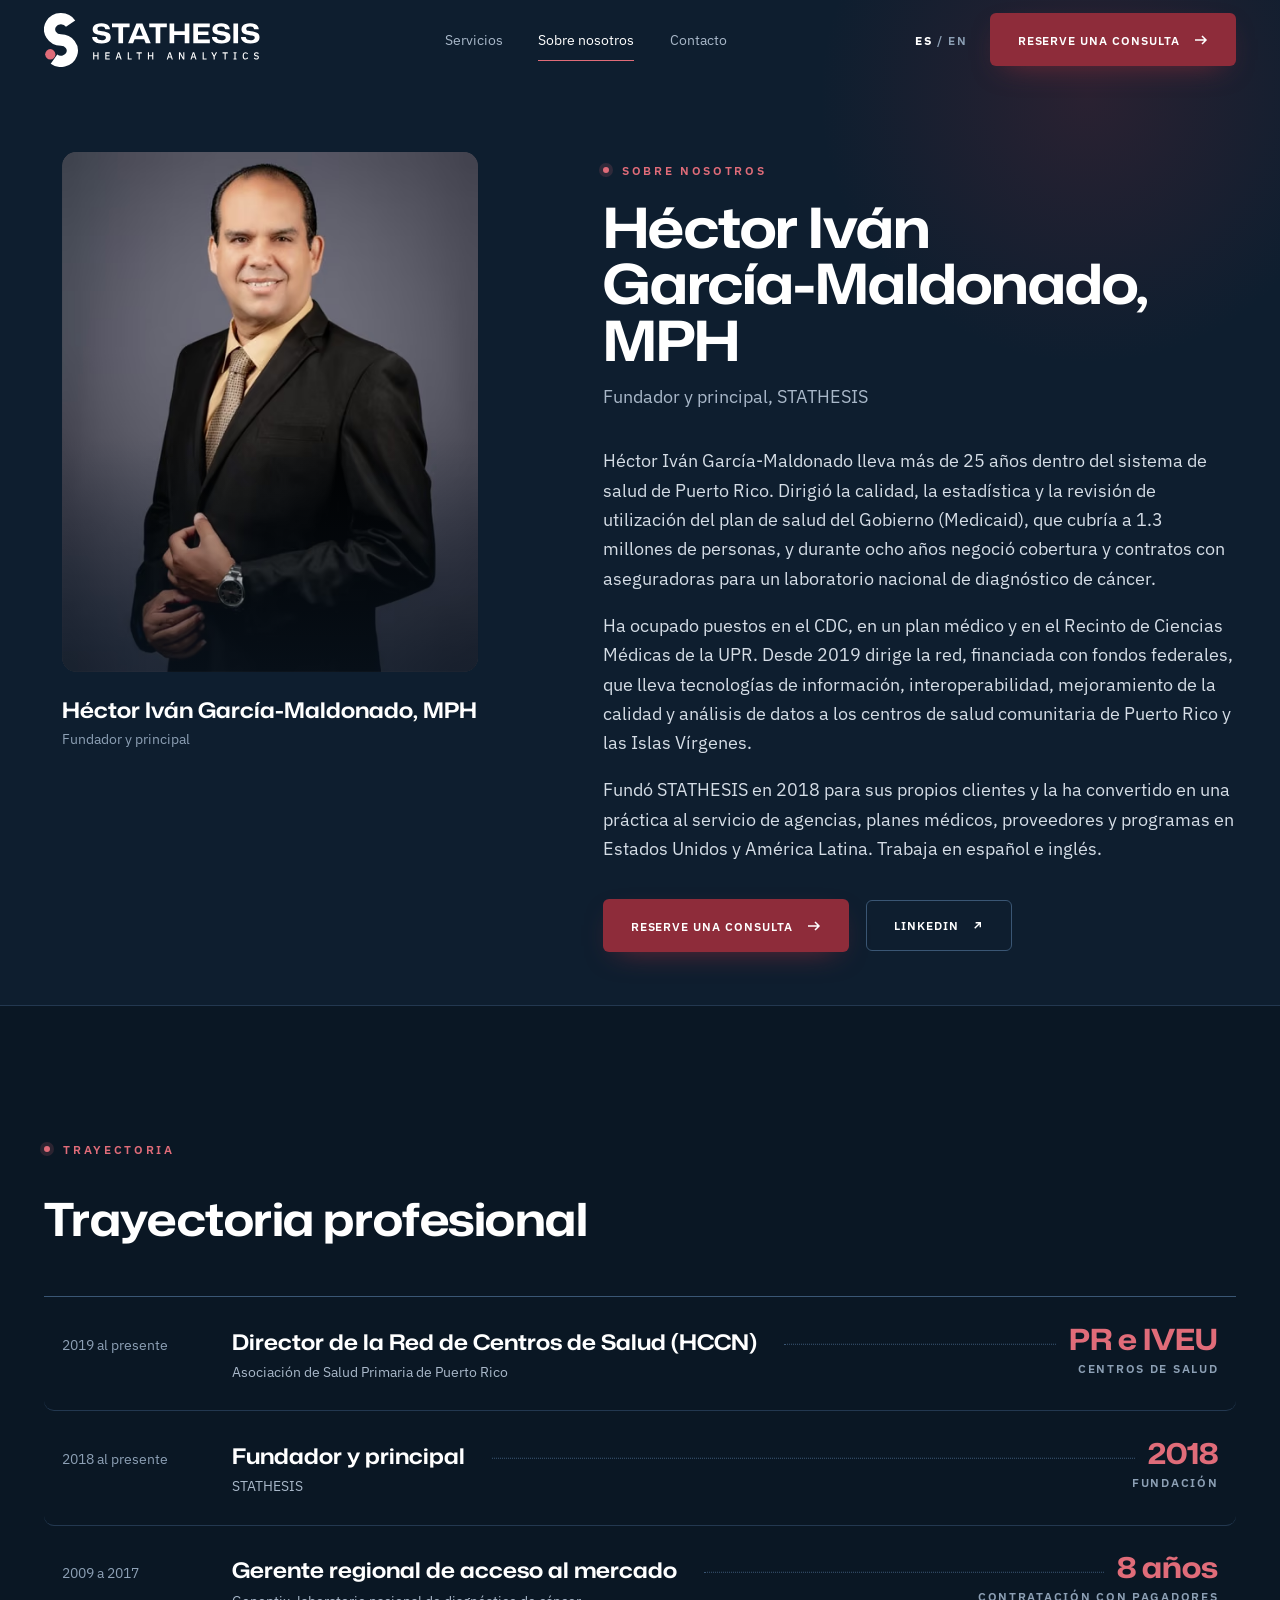
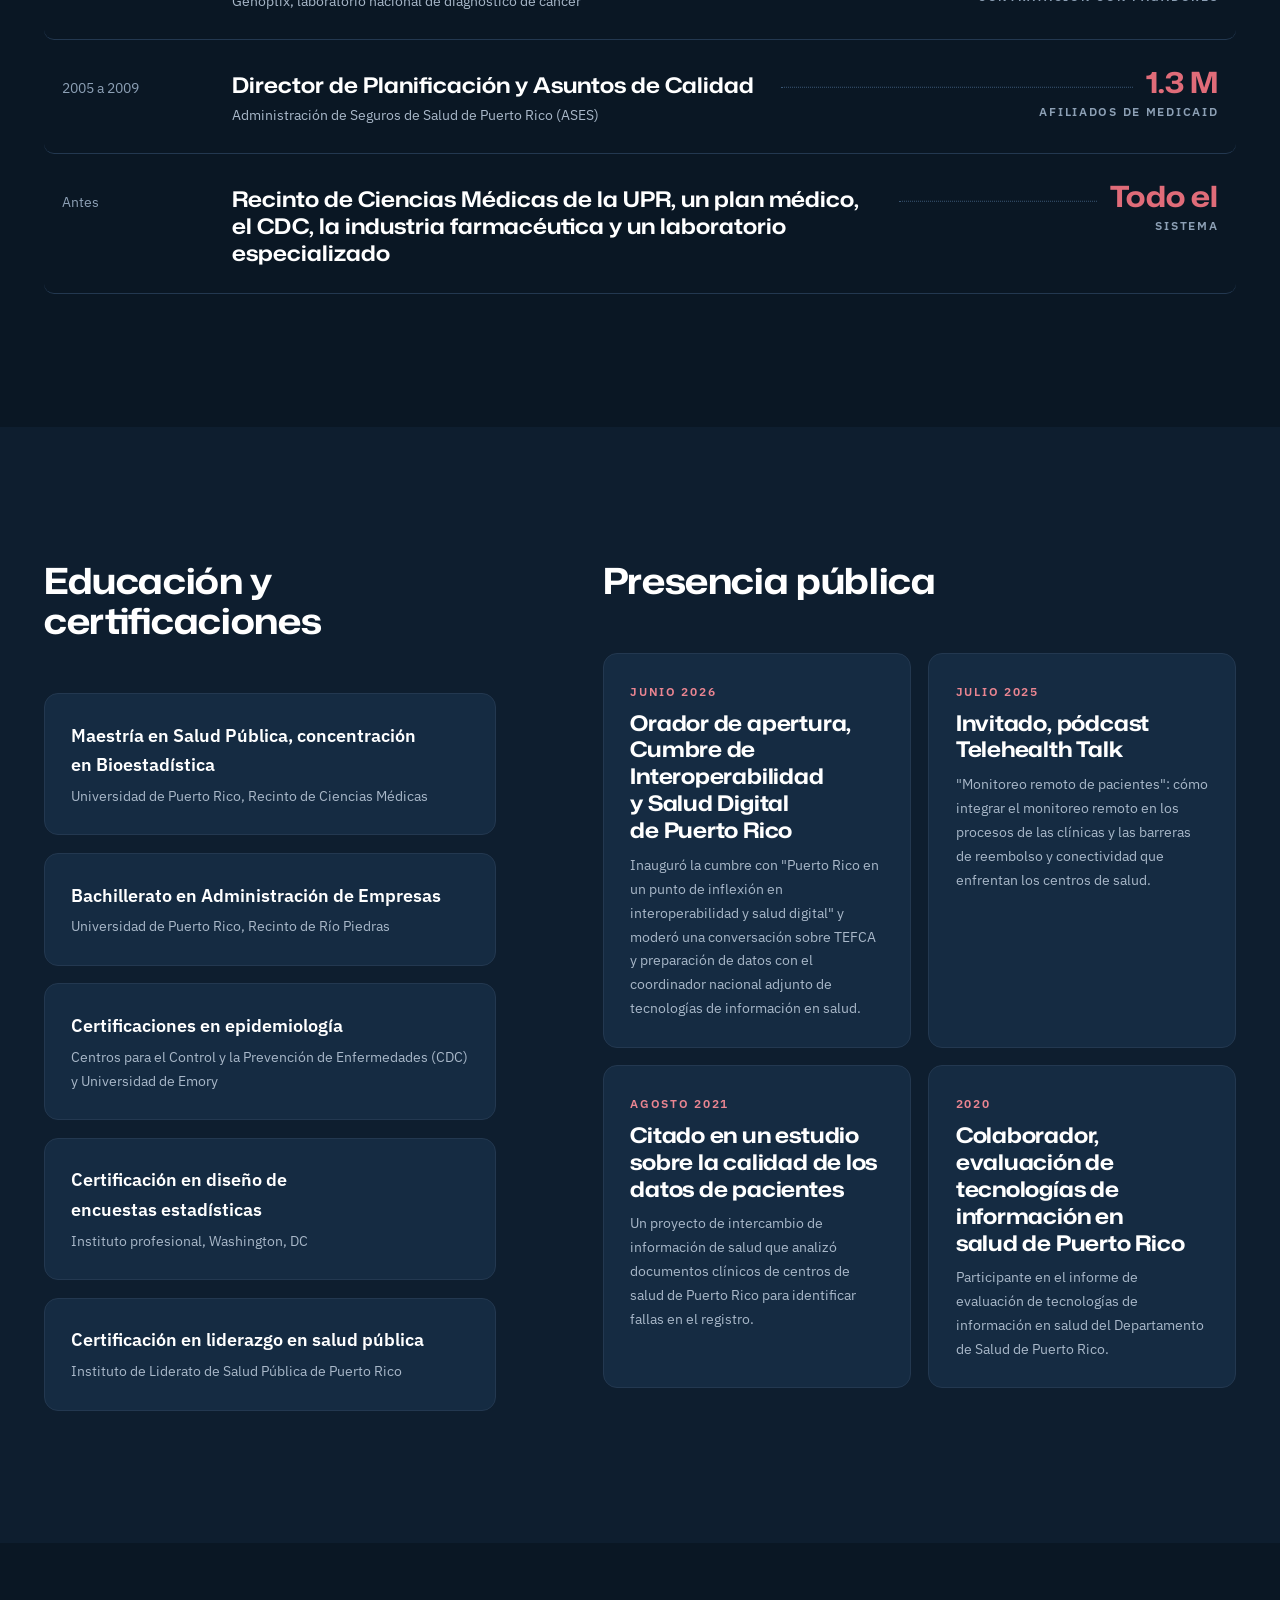
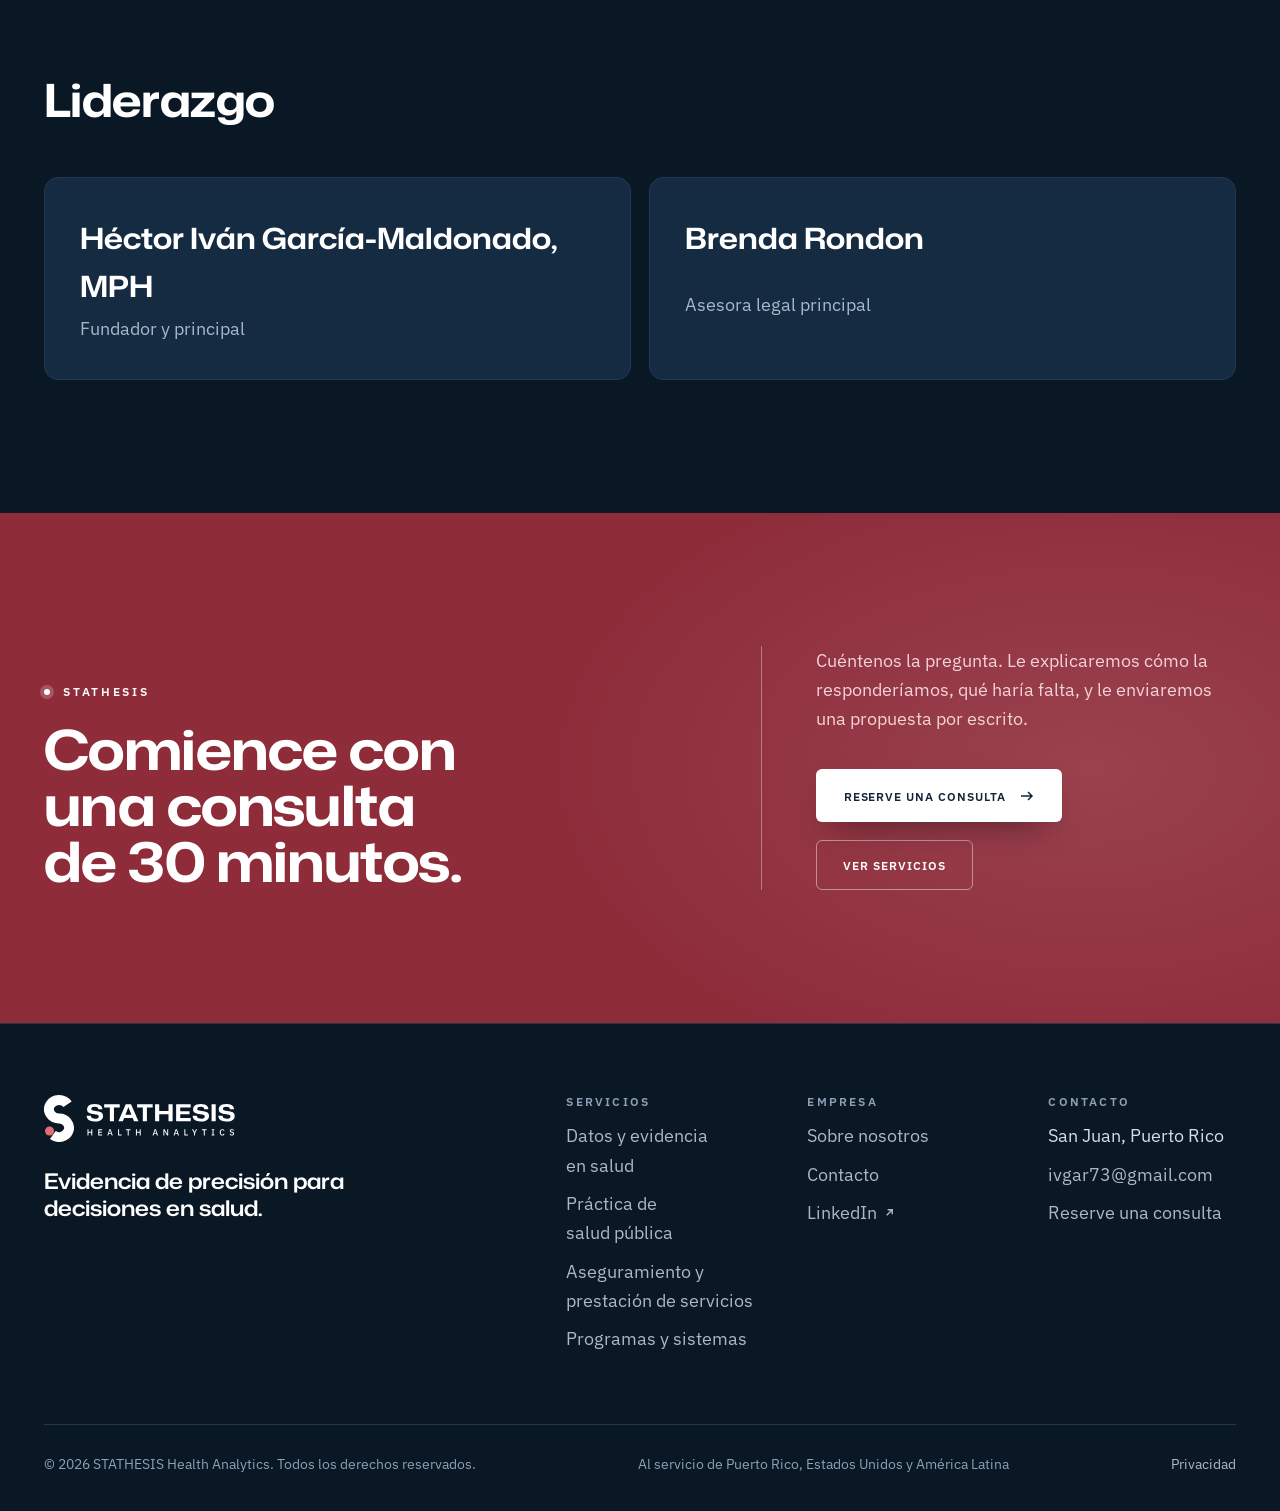
<file: es/sobre/index.html>
<!doctype html>
<html lang="es">
<head>
<meta charset="utf-8">
<!-- Google tag (gtag.js) -->
<script async src="https://www.googletagmanager.com/gtag/js?id=G-16YY1DPBME"></script>
<script>
  window.dataLayer = window.dataLayer || [];
  function gtag(){dataLayer.push(arguments);}
  gtag('js', new Date());
  gtag('config', 'G-16YY1DPBME');
</script>
<meta name="viewport" content="width=device-width, initial-scale=1, viewport-fit=cover">
<title>Sobre Héctor Iván García-Maldonado · STATHESIS Health Analytics</title>
<meta name="description" content="Héctor Iván García-Maldonado, MPH: 25 años en el sistema de salud de Puerto Rico en calidad de Medicaid administrado, contratación con pagadores, tecnologías de información en salud y salud pública. Fundador de STATHESIS.">
<link rel="alternate" hreflang="en" href="https://stathesis.com/about/"><link rel="alternate" hreflang="es" href="https://stathesis.com/es/sobre/"><link rel="alternate" hreflang="x-default" href="https://stathesis.com/about/"><link rel="canonical" href="https://stathesis.com/es/sobre/">
<meta property="og:type" content="website">
<meta property="og:site_name" content="STATHESIS Health Analytics">
<meta property="og:title" content="Sobre Héctor Iván García-Maldonado · STATHESIS Health Analytics">
<meta property="og:description" content="Héctor Iván García-Maldonado, MPH: 25 años en el sistema de salud de Puerto Rico en calidad de Medicaid administrado, contratación con pagadores, tecnologías de información en salud y salud pública. Fundador de STATHESIS.">
<meta property="og:url" content="https://stathesis.com/es/sobre/">
<meta property="og:image" content="https://stathesis.com/img/og.jpg">
<meta property="og:locale" content="es_PR">
<meta name="twitter:card" content="summary_large_image">
<meta name="theme-color" content="#0E1E2F">
<meta name="color-scheme" content="dark">
<link rel="icon" href="/favicon.svg?v=4" type="image/svg+xml">
<link rel="icon" href="/favicon-32.png" sizes="32x32" type="image/png">
<link rel="apple-touch-icon" href="/apple-touch-icon.png">
<link rel="preload" href="/fonts/monasans-vf.woff2" as="font" type="font/woff2" crossorigin>
<link rel="preload" href="/fonts/ibmplexsans-vf.woff2" as="font" type="font/woff2" crossorigin>
<link rel="stylesheet" href="/css/tokens.css?v=20261027a">
<link rel="stylesheet" href="/css/base.css?v=20261027a">
<link rel="stylesheet" href="/css/site.css?v=20261027a">

</head>
<body>
<div class="progress" aria-hidden="true"></div>
<a class="skip-link" href="#main">Ir al contenido</a>
<header class="site-header">
  <div class="container bar">
    <a class="brand" href="/es/"><img src="/img/logo-reverse.svg" width="461" height="100" alt="STATHESIS Health Analytics"></a>
    <nav class="nav" aria-label="Principal"><a href="/es/servicios/">Servicios</a><a href="/es/sobre/" aria-current="page">Sobre nosotros</a><a href="/es/contacto/">Contacto</a></nav>
    <div class="header-tools">
      <a class="lang" href="/about/" hreflang="en" lang="en"><span class="visually-hidden">English: </span><b>ES</b>&nbsp;/&nbsp;EN</a>
      <a class="btn magnetic" href="https://calendly.com/ivgar73/30min" target="_blank" rel="noopener">Reserve una consulta<span class="visually-hidden"> (abre en una pestaña nueva)</span><svg class="arrow" width="16" height="16" viewBox="0 0 16 16" fill="none" aria-hidden="true"><path d="M2 8h11M9 4l4 4-4 4" stroke="currentColor" stroke-width="1.5"/></svg></a>
      <button class="nav-toggle" type="button" aria-expanded="false" aria-controls="mobile-nav"><span class="visually-hidden">Menú</span><svg width="24" height="24" viewBox="0 0 24 24" fill="currentColor" aria-hidden="true"><circle cx="5" cy="5" r="1.6"/><circle cx="12" cy="5" r="1.6"/><circle cx="19" cy="5" r="1.6"/><circle cx="5" cy="12" r="1.6"/><circle cx="12" cy="12" r="1.6"/><circle cx="19" cy="12" r="1.6"/><circle cx="5" cy="19" r="1.6"/><circle cx="12" cy="19" r="1.6"/><circle cx="19" cy="19" r="1.6"/></svg></button>
    </div>
  </div>
  <div class="container mobile-nav" id="mobile-nav" hidden>
    <a href="/es/servicios/">Servicios</a><a href="/es/sobre/" aria-current="page">Sobre nosotros</a><a href="/es/contacto/">Contacto</a>
    <a class="lang" href="/about/" hreflang="en" lang="en">English</a>
    <a class="btn" href="https://calendly.com/ivgar73/30min" target="_blank" rel="noopener">Reserve una consulta<span class="visually-hidden"> (abre en una pestaña nueva)</span><svg class="arrow" width="16" height="16" viewBox="0 0 16 16" fill="none" aria-hidden="true"><path d="M2 8h11M9 4l4 4-4 4" stroke="currentColor" stroke-width="1.5"/></svg></a>
  </div>
</header>
<main id="main">
<section class="page-hero">
  <div class="container about-grid">
    <figure class="portrait">
        <div class="frame">
          <div class="media" data-reveal><picture><source type="image/avif" srcset="/img/hector-480.avif 480w, /img/hector-640.avif 640w, /img/hector-960.avif 960w, /img/hector-1280.avif 1280w" sizes="(min-width: 60rem) 26rem, 90vw"><source type="image/webp" srcset="/img/hector-480.webp 480w, /img/hector-640.webp 640w, /img/hector-960.webp 960w, /img/hector-1280.webp 1280w" sizes="(min-width: 60rem) 26rem, 90vw"><img src="/img/hector-960.jpg" srcset="/img/hector-480.jpg 480w, /img/hector-640.jpg 640w, /img/hector-960.jpg 960w, /img/hector-1280.jpg 1280w" sizes="(min-width: 60rem) 26rem, 90vw" width="640" height="800" alt="Héctor Iván García-Maldonado, fundador de STATHESIS, con traje oscuro y corbata" fetchpriority="high" decoding="async"></picture></div>
        </div>
        <figcaption><b>Héctor Iván García-Maldonado, MPH</b><span>Fundador y principal</span></figcaption>
      </figure>
    <div>
      <div class="eyebrow" data-reveal>Sobre nosotros</div>
      <h1 class="about-name" data-split style="margin-top:var(--space-s)">Héctor Iván García-Maldonado, MPH</h1>
      <p class="muted" data-reveal style="margin-top:var(--space-xs)">Fundador y principal, STATHESIS</p>
      <div class="prose" data-reveal style="margin-top:var(--space-l)"><p>Héctor Iván García-Maldonado lleva más de 25 años dentro del sistema de salud de Puerto Rico. Dirigió la calidad, la estadística y la revisión de utilización del plan de salud del Gobierno (Medicaid), que cubría a 1.3 millones de personas, y durante ocho años negoció cobertura y contratos con aseguradoras para un laboratorio nacional de diagnóstico de cáncer.</p><p>Ha ocupado puestos en el CDC, en un plan médico y en el Recinto de Ciencias Médicas de la UPR. Desde 2019 dirige la red, financiada con fondos federales, que lleva tecnologías de información, interoperabilidad, mejoramiento de la calidad y análisis de datos a los centros de salud comunitaria de Puerto Rico y las Islas Vírgenes.</p><p>Fundó STATHESIS en 2018 para sus propios clientes y la ha convertido en una práctica al servicio de agencias, planes médicos, proveedores y programas en Estados Unidos y América Latina. Trabaja en español e inglés.</p></div>
      <div class="cluster hero-actions" data-reveal><a class="btn magnetic" href="https://calendly.com/ivgar73/30min" target="_blank" rel="noopener">Reserve una consulta<span class="visually-hidden"> (abre en una pestaña nueva)</span><svg class="arrow" width="16" height="16" viewBox="0 0 16 16" fill="none" aria-hidden="true"><path d="M2 8h11M9 4l4 4-4 4" stroke="currentColor" stroke-width="1.5"/></svg></a><a class="btn btn--ghost" href="https://www.linkedin.com/in/hector-ivan-garcia-maldonado-5985528/" target="_blank" rel="noopener">LinkedIn<svg class="arrow" width="13" height="13" viewBox="0 0 14 14" fill="none" aria-hidden="true"><path d="M4 10L10 4M5 4h5v5" stroke="currentColor" stroke-width="1.5"/></svg></a></div>
    </div>
  </div>
</section>
<section class="section section--deep">
  <div class="container">
    <div class="section-head"><div class="eyebrow">Trayectoria</div><h2 class="h2" data-split style="margin-top:var(--space-s)">Trayectoria profesional</h2></div>
    <div class="register"><div class="register-row" data-reveal style="--i:0"><span class="when">2019 al presente</span><div class="what"><b>Director de la Red de Centros de Salud (HCCN)</b><small>Asociación de Salud Primaria de Puerto Rico</small></div><div class="fig"><span class="fig-line"><span class="leader" aria-hidden="true"></span><span class="num">PR e IVEU</span></span><small>Centros de salud</small></div></div><div class="register-row" data-reveal style="--i:1"><span class="when">2018 al presente</span><div class="what"><b>Fundador y principal</b><small>STATHESIS</small></div><div class="fig"><span class="fig-line"><span class="leader" aria-hidden="true"></span><span class="num">2018</span></span><small>Fundación</small></div></div><div class="register-row" data-reveal style="--i:2"><span class="when">2009 a 2017</span><div class="what"><b>Gerente regional de acceso al mercado</b><small>Genoptix, laboratorio nacional de diagnóstico de cáncer</small></div><div class="fig"><span class="fig-line"><span class="leader" aria-hidden="true"></span><span class="num">8 años</span></span><small>Contratación con pagadores</small></div></div><div class="register-row" data-reveal style="--i:3"><span class="when">2005 a 2009</span><div class="what"><b>Director de Planificación y Asuntos de Calidad</b><small>Administración de Seguros de Salud de Puerto Rico (ASES)</small></div><div class="fig"><span class="fig-line"><span class="leader" aria-hidden="true"></span><span class="num"><span data-count="1.3" data-suffix=" M">1.3 M</span></span></span><small>Afiliados de Medicaid</small></div></div><div class="register-row" data-reveal style="--i:4"><span class="when">Antes</span><div class="what"><b>Recinto de Ciencias Médicas de la UPR, un plan médico, el CDC, la industria farmacéutica y un laboratorio especializado</b></div><div class="fig"><span class="fig-line"><span class="leader" aria-hidden="true"></span><span class="num">Todo el</span></span><small>sistema</small></div></div></div>
  </div>
</section>
<section class="section">
  <div class="container">
    <div class="split split--wide-media" style="align-items:start">
      <div><div class="section-head"><h2 style="font-size:var(--step-4)">Educación y certificaciones</h2></div><ul class="creds" data-stagger><li class="panel spot"><b>Maestría en Salud Pública, concentración en Bioestadística</b><span>Universidad de Puerto Rico, Recinto de Ciencias Médicas</span></li><li class="panel spot"><b>Bachillerato en Administración de Empresas</b><span>Universidad de Puerto Rico, Recinto de Río Piedras</span></li><li class="panel spot"><b>Certificaciones en epidemiología</b><span>Centros para el Control y la Prevención de Enfermedades (CDC) y Universidad de Emory</span></li><li class="panel spot"><b>Certificación en diseño de encuestas estadísticas</b><span>Instituto profesional, Washington, DC</span></li><li class="panel spot"><b>Certificación en liderazgo en salud pública</b><span>Instituto de Liderato de Salud Pública de Puerto Rico</span></li></ul></div>
      <div><div class="section-head"><h2 style="font-size:var(--step-4)">Presencia pública</h2></div><div class="record" data-stagger><div class="record-item panel spot"><span class="when">Junio 2026</span><h3>Orador de apertura, Cumbre de Interoperabilidad y Salud Digital de Puerto Rico</h3><p>Inauguró la cumbre con &quot;Puerto Rico en un punto de inflexión en interoperabilidad y salud digital&quot; y moderó una conversación sobre TEFCA y preparación de datos con el coordinador nacional adjunto de tecnologías de información en salud.</p></div><div class="record-item panel spot"><span class="when">Julio 2025</span><h3>Invitado, pódcast Telehealth Talk</h3><p>&quot;Monitoreo remoto de pacientes&quot;: cómo integrar el monitoreo remoto en los procesos de las clínicas y las barreras de reembolso y conectividad que enfrentan los centros de salud.</p></div><div class="record-item panel spot"><span class="when">Agosto 2021</span><h3>Citado en un estudio sobre la calidad de los datos de pacientes</h3><p>Un proyecto de intercambio de información de salud que analizó documentos clínicos de centros de salud de Puerto Rico para identificar fallas en el registro.</p></div><div class="record-item panel spot"><span class="when">2020</span><h3>Colaborador, evaluación de tecnologías de información en salud de Puerto Rico</h3><p>Participante en el informe de evaluación de tecnologías de información en salud del Departamento de Salud de Puerto Rico.</p></div></div></div>
    </div>
  </div>
</section>
<section class="section section--deep">
  <div class="container">
    <div class="section-head"><h2 class="h2" data-split>Liderazgo</h2></div>
    <div class="team" data-stagger><div class="member panel spot"><b>Héctor Iván García-Maldonado, MPH</b><span>Fundador y principal</span></div><div class="member panel spot"><b>Brenda Rondon</b><span>Asesora legal principal</span></div></div>
  </div>
</section>
<section class="section section--band closing">
  <div class="container closing-grid">
    <div class="closing-head">
      <div class="eyebrow">STATHESIS</div>
      <h2 data-split style="margin-top:var(--space-s)">Comience con una consulta de 30 minutos.</h2>
    </div>
    <div class="closing-body">
      <p data-reveal>Cuéntenos la pregunta. Le explicaremos cómo la responderíamos, qué haría falta, y le enviaremos una propuesta por escrito.</p>
      <div class="cluster hero-actions" data-reveal><a class="btn btn--light magnetic" href="https://calendly.com/ivgar73/30min" target="_blank" rel="noopener">Reserve una consulta<span class="visually-hidden"> (abre en una pestaña nueva)</span><svg class="arrow" width="16" height="16" viewBox="0 0 16 16" fill="none" aria-hidden="true"><path d="M2 8h11M9 4l4 4-4 4" stroke="currentColor" stroke-width="1.5"/></svg></a><a class="btn btn--ghost" href="/es/servicios/">Ver servicios</a></div>
    </div>
  </div>
</section>
</main>
<footer class="site-footer">
  <div class="container">
    <div class="footer-grid">
      <div>
        <a class="foot-brand" href="/es/"><img src="/img/logo-reverse.svg" width="461" height="100" alt="STATHESIS Health Analytics" loading="lazy"></a>
        <p class="tagline">Evidencia de precisión para decisiones en salud.</p>
      </div>
      <div><h3>Servicios</h3><ul><li><a href="/es/servicios/#evidence">Datos y evidencia en salud</a></li><li><a href="/es/servicios/#public-health">Práctica de salud pública</a></li><li><a href="/es/servicios/#plans-care">Aseguramiento y prestación de servicios</a></li><li><a href="/es/servicios/#programs-systems">Programas y sistemas</a></li></ul></div>
      <div><h3>Empresa</h3><ul>
        <li><a href="/es/sobre/">Sobre nosotros</a></li>
        <li><a href="/es/contacto/">Contacto</a></li>
        <li><a href="https://www.linkedin.com/in/hector-ivan-garcia-maldonado-5985528/" target="_blank" rel="noopener">LinkedIn<svg class="arrow" width="13" height="13" viewBox="0 0 14 14" fill="none" aria-hidden="true"><path d="M4 10L10 4M5 4h5v5" stroke="currentColor" stroke-width="1.5"/></svg></a></li>
      </ul></div>
      <div><h3>Contacto</h3><ul>
        <li>San Juan, Puerto Rico</li><li><a href="mailto:ivgar73@gmail.com">ivgar73@gmail.com</a></li>
        <li><a href="https://calendly.com/ivgar73/30min">Reserve una consulta</a></li>
      </ul></div>
    </div>
    <div class="footer-base">
      <span>&copy; 2026 STATHESIS Health Analytics. Todos los derechos reservados.</span>
      <span>Al servicio de Puerto Rico, Estados Unidos y América Latina</span>
      <a href="/es/privacidad/">Privacidad</a>
    </div>
  </div>
</footer>
<script src="/js/motion.js?v=20261027a" defer></script>
<script src="/js/site.js?v=20261027a" defer></script>
</body>
</html>
</file>
<file: css/tokens.css>
/* ==========================================================================
   STATHESIS Health Analytics: design tokens. The only file with raw values.
   Dark Studio (from Hector's Swipe Shelf): a deep navy ground, hairline
   panels, one reserved accent (oxblood fills, rose for text on dark).
   Logo v5: the Point (main) and the Seal (stamp). Mona Sans for display,
   IBM Plex Sans for text. No other site uses either (brand registry).
   ========================================================================== */

@font-face {
  font-family: "Mona Sans";
  src: url("../fonts/monasans-vf.woff2") format("woff2");
  font-weight: 500 800; font-stretch: 100% 125%; font-style: normal; font-display: swap;
}
@font-face {
  font-family: "IBM Plex Sans";
  src: url("../fonts/ibmplexsans-vf.woff2") format("woff2");
  font-weight: 400 700; font-style: normal; font-display: swap;
}
@font-face { font-family: "Mona Fallback"; src: local("Arial"); size-adjust: 115%; ascent-override: 95%; descent-override: 28%; }
@font-face { font-family: "Plex Fallback"; src: local("Arial"); size-adjust: 101%; ascent-override: 102%; descent-override: 27%; }

:root {
  color-scheme: dark;

  /* ---- Brand ---- */
  --navy:        #12263A;
  --oxblood:     #8E2C3A;   /* fills only on dark: buttons, the closing band, the point */
  --oxblood-hi:  #A8394A;   /* accent hover (white on it 6.3:1) */
  --rose:        #E06C79;   /* accent as text on the ground (5.3:1) */
  --rose-hi:     #EA8591;   /* accent as small text on panels (5.7:1) */
  --white:       #FFFFFF;

  /* ---- Dark grounds, darkest to lightest ---- */
  --deep:        #0A1724;   /* footer */
  --ground:      #0E1E2F;   /* page */
  --panel:       #152B42;   /* raised panels */
  --panel-hi:    #1B3450;   /* panel hover */
  --photo-bg:    #3A3F48;

  /* ---- Text on dark ---- */
  --ink:         #FFFFFF;   /* headings */
  --ink-2:       #D5DDE6;   /* body (12.3:1 on ground) */
  --mist:        #A9B8C9;   /* secondary (8.3:1) */
  --dim:         #8DA0B5;   /* labels, microtype (6.3:1) */

  /* ---- Lines ---- */
  --line:        #233850;   /* hairlines between panels */
  --line-hi:     #3A5674;   /* hover / emphasis */
  --needs-bg:    #3A2E1B;   /* placeholder tags */
  --needs-ink:   #F1D19A;

  /* ---- Semantic roles used by base.css ---- */
  --color-bg:          var(--ground);
  --color-surface:     var(--panel);
  --color-surface-2:   var(--panel-hi);
  --color-ink:         var(--ink-2);
  --color-muted:       var(--mist);
  --color-line:        var(--line);
  --color-accent:      var(--oxblood);
  --color-accent-ink:  var(--white);
  --color-inverse:     var(--deep);
  --color-inverse-ink: var(--white);

  /* ---- Type ---- */
  --font-display: "Mona Sans", "Mona Fallback", Arial, sans-serif;
  --font-body:    "IBM Plex Sans", "Plex Fallback", -apple-system, "Segoe UI", Roboto, Arial, sans-serif;
  --weight-body: 400;
  --weight-strong: 600;
  --weight-display: 680;
  --stretch-display: 118%;
  --tracking-display: -0.01em;
  --tracking-eyebrow: 0.22em;

  --step--2: clamp(0.72rem, 0.70rem + 0.08vw, 0.78rem);
  --step--1: clamp(0.84rem, 0.81rem + 0.12vw, 0.92rem);
  --step-0:  clamp(1.00rem, 0.96rem + 0.19vw, 1.125rem);
  --step-1:  clamp(1.15rem, 1.08rem + 0.33vw, 1.40rem);
  --step-2:  clamp(1.32rem, 1.20rem + 0.52vw, 1.70rem);
  --step-3:  clamp(1.45rem, 1.30rem + 0.65vw, 1.95rem);
  --step-4:  clamp(1.70rem, 1.48rem + 0.95vw, 2.50rem);
  --step-5:  clamp(1.95rem, 1.60rem + 1.55vw, 3.30rem);
  --step-6:  clamp(2.20rem, 1.70rem + 2.20vw, 4.20rem);
  --step-7:  clamp(2.45rem, 1.80rem + 2.90vw, 5.10rem);

  --leading-tight: 1.02;
  --leading-snug:  1.12;
  --leading-body:  1.65;
  --measure: 62ch;

  /* ---- Space ---- */
  --space-3xs: clamp(0.250rem, 0.240rem + 0.046vw, 0.281rem);
  --space-2xs: clamp(0.500rem, 0.479rem + 0.093vw, 0.562rem);
  --space-xs:  clamp(0.750rem, 0.719rem + 0.139vw, 0.844rem);
  --space-s:   clamp(1.000rem, 0.958rem + 0.185vw, 1.125rem);
  --space-m:   clamp(1.500rem, 1.438rem + 0.278vw, 1.688rem);
  --space-l:   clamp(2.000rem, 1.917rem + 0.370vw, 2.250rem);
  --space-xl:  clamp(3.000rem, 2.875rem + 0.556vw, 3.375rem);
  --space-2xl: clamp(4.000rem, 3.833rem + 0.741vw, 4.500rem);
  --space-3xl: clamp(6.000rem, 5.750rem + 1.111vw, 6.750rem);
  --space-section: clamp(4.500rem, 2.700rem + 7.000vw, 8.500rem);
  --gutter:        clamp(1.250rem, 0.667rem + 2.593vw, 3.000rem);
  --container:     80rem;
  --container-narrow: 48rem;

  /* ---- Shape ---- */
  --radius-s: 6px;
  --radius-m: 10px;
  --radius-l: 14px;
  --radius-pill: 999px;
  --shadow-s: 0 1px 2px rgb(0 0 0 / 0.3);
  --shadow-m: 0 24px 60px -30px rgb(0 0 0 / 0.7);

  /* ---- Motion ---- */
  --dur-fast: 180ms;
  --dur-base: 320ms;
  --dur-slow: 640ms;
  --dur-reveal: 1000ms;
  --ease-out: cubic-bezier(0.16, 1, 0.3, 1);
  --ease-in-out: cubic-bezier(0.65, 0, 0.35, 1);
  --ease-in: cubic-bezier(0.5, 0, 0.75, 0);
  --ease-stamp: cubic-bezier(0.34, 1.32, 0.64, 1);
  --reveal-distance: 1.5rem;
  --stagger: 80ms;
}
</file>
<file: css/base.css>
/* ==========================================================================
   Base: reset, layout primitives, image slots, components, motion.
   Reads only tokens.css. Copy as-is into a new site; don't fork values here.
   ========================================================================== */

/* ---- Reset ---- */
*, *::before, *::after { box-sizing: border-box; }
* { margin: 0; }
html { overflow-x: clip; -webkit-text-size-adjust: none; text-size-adjust: none; scroll-padding-top: 6rem; }
body {
  min-height: 100svh;
  background: var(--color-bg);
  color: var(--color-ink);
  font-family: var(--font-body);
  font-size: var(--step-0);
  font-weight: var(--weight-body);
  line-height: var(--leading-body);
  -webkit-font-smoothing: antialiased;
  text-rendering: optimizeLegibility;
}
img, picture, video, svg { display: block; max-width: 100%; }
input, button, textarea, select { font: inherit; color: inherit; }
button { cursor: pointer; }
a { color: inherit; text-underline-offset: 0.2em; text-decoration-thickness: 1px; }
h1, h2, h3, h4 {
  font-family: var(--font-display);
  font-weight: var(--weight-display);
  line-height: var(--leading-snug);
  letter-spacing: var(--tracking-display);
  text-wrap: balance;
  overflow-wrap: break-word;
}
p, li { text-wrap: pretty; }
:focus-visible { outline: 2px solid var(--color-accent); outline-offset: 3px; border-radius: 2px; }
::selection { background: var(--color-accent); color: var(--color-accent-ink); }

.visually-hidden {
  position: absolute !important; width: 1px; height: 1px; padding: 0; margin: -1px;
  overflow: hidden; clip: rect(0 0 0 0); white-space: nowrap; border: 0;
}
.skip-link {
  position: absolute; left: var(--gutter); top: -100%; z-index: 100;
  padding: var(--space-2xs) var(--space-s); background: var(--color-ink); color: var(--color-bg);
  border-radius: var(--radius-s);
}
.skip-link:focus { top: var(--space-2xs); }

/* ---- Type roles ---- */
.display { font-size: var(--step-7); line-height: var(--leading-tight); }
.h1 { font-size: var(--step-6); line-height: var(--leading-tight); }
.h2 { font-size: var(--step-5); line-height: 1.1; }
.h3 { font-size: var(--step-2); }
.h4 { font-size: var(--step-1); }
.lede { font-size: var(--step-1); color: var(--color-muted); max-width: 38ch; line-height: 1.5; }
.small { font-size: var(--step--1); }
.muted { color: var(--color-muted); }
.eyebrow {
  font-size: var(--step--2); font-weight: var(--weight-strong);
  letter-spacing: var(--tracking-eyebrow); text-transform: uppercase; color: var(--color-muted);
}
.prose { max-width: var(--measure); }
.prose > * + * { margin-top: 1em; }

/* ---- Layout primitives (compose these; don't invent one-off spacing) ---- */
.container { width: min(100% - 2 * var(--gutter), var(--container)); margin-inline: auto; }
.container--narrow { width: min(100% - 2 * var(--gutter), var(--container-narrow)); margin-inline: auto; }

.section { padding-block: var(--space-section); }
.section:not([class*="section--"]) + .section:not([class*="section--"]) { padding-top: 0; }   /* two plain sections share one gap, not two */
.section--surface { background: var(--color-surface); }
.section--inverse { background: var(--color-inverse); color: var(--color-inverse-ink); }
.section--inverse .muted, .section--inverse .eyebrow, .section--inverse .lede { color: color-mix(in oklch, var(--color-inverse-ink) 70%, transparent); }

.section-head { display: grid; gap: var(--space-s); margin-bottom: var(--space-2xl); max-width: 44rem; }
.section-head--center { margin-inline: auto; text-align: center; justify-items: center; }
.section-head--split { max-width: none; grid-template-columns: 1fr; align-items: end; }
@media (min-width: 56rem) { .section-head--split { grid-template-columns: 1.2fr 1fr; gap: var(--space-2xl); } }

.stack { display: flex; flex-direction: column; }
.stack > * + * { margin-top: var(--stack, var(--space-s)); }
.stack--l { --stack: var(--space-l); }
.stack--xs { --stack: var(--space-xs); }

.cluster { display: flex; flex-wrap: wrap; gap: var(--cluster, var(--space-s)); align-items: center; }

/* Auto grid: as many equal columns as fit at --min, never overflowing on phones */
.grid {
  display: grid; gap: var(--grid-gap, var(--space-l));
  grid-template-columns: repeat(auto-fit, minmax(min(var(--min, 17rem), 100%), 1fr));
}
.grid--2 { --min: 24rem; }
.grid--4 { --min: 13rem; }

/* Split: text + media side by side from tablet up; media first on phones unless .split--text-first */
.split { display: grid; gap: var(--space-2xl); align-items: center; }
.split > *, .grid > * { min-width: 0; }   /* a long word can't widen the column past the screen */
@media (min-width: 56rem) {
  .split { grid-template-columns: 1fr 1fr; gap: var(--space-3xl); }
  .split--wide-text { grid-template-columns: 7fr 5fr; }
  .split--wide-media { grid-template-columns: 5fr 7fr; }
  .split--reverse > :first-child { order: 2; }
}

/* ---- Image slots ----
   Every picture on the site lives in a .media slot with a fixed aspect ratio,
   so the layout is final before a single photo exists and nothing shifts
   when it loads (CLS 0). An empty slot renders a labelled placeholder from
   data-label: what the shot is, its ratio, and the minimum export size. */
.media {
  position: relative; overflow: hidden;
  aspect-ratio: var(--ratio, 4 / 3);
  border-radius: var(--radius-l);
  background:
    repeating-linear-gradient(135deg, transparent 0 14px, color-mix(in oklch, var(--color-ink) 4%, transparent) 14px 15px),
    var(--color-surface-2);
  isolation: isolate;
}
.media > img, .media > picture > img, .media > video {
  position: absolute; inset: 0; width: 100%; height: 100%;
  object-fit: cover; object-position: var(--focus, 50% 50%);
}
.media:not(:has(img, video))::after {
  content: attr(data-label);
  position: absolute; inset: 0; display: grid; place-items: center; padding: var(--space-m);
  text-align: center; white-space: pre-line;
  font-size: var(--step--2); font-weight: var(--weight-strong); letter-spacing: 0.08em;
  text-transform: uppercase; color: var(--color-muted);
}
.media--portrait { --ratio: 4 / 5; }
.media--tall { --ratio: 3 / 4; }
.media--square { --ratio: 1 / 1; }
.media--wide { --ratio: 16 / 9; }
.media--cinema { --ratio: 21 / 9; }
.media--round { border-radius: var(--radius-pill); }
.media--bleed { border-radius: 0; }

/* ---- Components ---- */
.btn {
  --btn-bg: var(--color-accent); --btn-ink: var(--color-accent-ink);
  display: inline-flex; align-items: center; justify-content: center; gap: var(--space-2xs);
  min-height: 3rem; padding: 0.8em 1.5em;          /* ≥ 44px touch target */
  border: 1px solid transparent; border-radius: var(--radius-pill);
  background: var(--btn-bg); color: var(--btn-ink);
  font-weight: var(--weight-strong); font-size: var(--step--1); text-decoration: none; line-height: 1;
  transition: transform var(--dur-fast) var(--ease-out), background-color var(--dur-fast) var(--ease-out), box-shadow var(--dur-base) var(--ease-out);
}
.btn:hover { transform: translateY(-2px); box-shadow: var(--shadow-m); }
.btn:active { transform: translateY(0) scale(0.98); }
.btn .arrow { transition: transform var(--dur-base) var(--ease-out); }
.btn:hover .arrow { transform: translateX(4px); }
.btn--ghost { --btn-bg: transparent; --btn-ink: currentColor; border-color: color-mix(in oklch, currentColor 30%, transparent); }
.btn--ghost:hover { box-shadow: none; border-color: currentColor; }

.link-arrow { font-weight: var(--weight-strong); text-decoration: none; display: inline-flex; align-items: center; gap: var(--space-3xs); min-height: 1.5rem; }
.link-arrow span { transition: transform var(--dur-base) var(--ease-out); }
.link-arrow:hover span { transform: translateX(4px); }

.card {
  display: flex; flex-direction: column; gap: var(--space-s);
  padding: var(--space-m); border: 1px solid var(--color-line); border-radius: var(--radius-l);
  background: var(--color-bg);
  transition: transform var(--dur-base) var(--ease-out), box-shadow var(--dur-base) var(--ease-out), border-color var(--dur-base);
}
.card:hover { transform: translateY(-4px); box-shadow: var(--shadow-m); border-color: transparent; }
.card .media { margin: calc(-1 * var(--space-m)) calc(-1 * var(--space-m)) var(--space-3xs); border-radius: var(--radius-l) var(--radius-l) 0 0; }
.card .media img { transition: transform var(--dur-slow) var(--ease-out); }
.card:hover .media img { transform: scale(1.04); }

/* Header */
.site-header {
  position: sticky; top: 0; z-index: 50;
  background: color-mix(in oklch, var(--color-bg) 82%, transparent);
  backdrop-filter: blur(14px) saturate(1.4); -webkit-backdrop-filter: blur(14px) saturate(1.4);
  border-bottom: 1px solid transparent;
  transition: border-color var(--dur-base), padding var(--dur-base) var(--ease-out);
}
.site-header.is-scrolled { border-color: var(--color-line); }
.site-header .bar { display: flex; align-items: center; justify-content: space-between; gap: var(--space-m); min-height: 4.5rem; transition: min-height var(--dur-base) var(--ease-out); }
.site-header.is-scrolled .bar { min-height: 3.75rem; }
.logo { font-family: var(--font-display); font-weight: var(--weight-display); font-size: var(--step-1); text-decoration: none; letter-spacing: var(--tracking-display); }
.nav { display: none; }
.nav a { text-decoration: none; font-size: var(--step--1); color: var(--color-muted); transition: color var(--dur-fast); }
.nav a:hover, .nav a[aria-current="page"] { color: var(--color-ink); }
.site-header .btn { display: none; }
.nav-toggle { display: inline-grid; place-items: center; width: 2.75rem; height: 2.75rem; border: 0; background: none; border-radius: var(--radius-s); }
@media (min-width: 56rem) { .nav { display: flex; gap: var(--space-l); } .nav-toggle { display: none; } .site-header .btn { display: inline-flex; } }
.mobile-nav[hidden] { display: none; }
.mobile-nav { padding-block: var(--space-m) var(--space-l); display: grid; gap: var(--space-xs); }
.mobile-nav .btn { margin-top: var(--space-s); justify-self: start; display: inline-flex; font-size: var(--step-0); font-family: var(--font-body); }
.mobile-nav a { font-size: var(--step-2); text-decoration: none; font-family: var(--font-display); }

/* Hero */
.hero { padding-block: var(--space-2xl) var(--space-section); }
.hero .split { align-items: end; }
.hero-actions { margin-top: var(--space-l); }
.hero-meta { margin-top: var(--space-xl); padding-top: var(--space-m); border-top: 1px solid var(--color-line); }

/* Logo / proof strip marquee */
.marquee { overflow: hidden; mask-image: linear-gradient(90deg, transparent, #000 10%, #000 90%, transparent); }
.marquee__track { display: flex; gap: var(--space-2xl); width: max-content; animation: marquee 40s linear infinite; }
.marquee:hover .marquee__track { animation-play-state: paused; }
.marquee__item { font-family: var(--font-display); font-size: var(--step-2); color: var(--color-muted); white-space: nowrap; opacity: 0.7; }
@keyframes marquee { to { transform: translateX(calc(-50% - var(--space-2xl) / 2)); } }

/* Stats */
.stat { display: grid; gap: var(--space-2xs); padding-top: var(--space-s); border-top: 1px solid currentColor; }
.stat__num { font-family: var(--font-display); font-size: var(--step-6); line-height: 1; letter-spacing: var(--tracking-display); font-variant-numeric: tabular-nums; }

/* Process steps */
.steps { counter-reset: step; }
.step { counter-increment: step; display: grid; gap: var(--space-xs); padding-top: var(--space-m); border-top: 1px solid var(--color-line); }
.step::before { content: counter(step, decimal-leading-zero); font-size: var(--step--1); font-weight: var(--weight-strong); color: var(--color-accent); }

/* Gallery: an editorial, uneven-but-aligned photo grid */
.gallery { display: grid; gap: var(--space-s); grid-template-columns: repeat(2, 1fr); }
.gallery .media { --ratio: auto; aspect-ratio: auto; min-height: 12rem; }
.gallery .g-a, .gallery .g-e { grid-column: span 2; min-height: 14rem; }
@media (min-width: 56rem) {
  .gallery { grid-template-columns: repeat(12, 1fr); grid-auto-rows: clamp(9rem, 14vw, 13rem); gap: var(--space-m); }
  .gallery .media { min-height: 0; }
  .gallery .g-a { grid-column: 1 / 8; grid-row: span 2; }
  .gallery .g-b { grid-column: 8 / 13; }
  .gallery .g-c { grid-column: 8 / 13; }
  .gallery .g-d { grid-column: 1 / 5; }
  .gallery .g-e { grid-column: 5 / 13; }
}

/* Testimonial */
.quote { font-family: var(--font-display); font-size: var(--step-4); line-height: 1.2; letter-spacing: var(--tracking-display); max-width: 30ch; }
.person { display: flex; align-items: center; gap: var(--space-s); }
.person .media { width: 3.5rem; flex: none; }

/* FAQ */
.faq { border-top: 1px solid var(--color-line); }
.faq details { border-bottom: 1px solid var(--color-line); }
.faq summary {
  list-style: none; display: flex; justify-content: space-between; align-items: center; gap: var(--space-m);
  padding-block: var(--space-m); font-size: var(--step-1); font-weight: var(--weight-strong); cursor: pointer;
}
.faq summary::-webkit-details-marker { display: none; }
.faq summary::after { content: "+"; font-weight: 400; font-size: var(--step-2); line-height: 1; transition: transform var(--dur-base) var(--ease-out); }
.faq details[open] summary::after { transform: rotate(45deg); }
.faq .answer { padding-bottom: var(--space-m); color: var(--color-muted); max-width: var(--measure); }

/* CTA band */
.cta { border-radius: var(--radius-l); padding: var(--space-2xl) var(--space-l); text-align: center; display: grid; justify-items: center; gap: var(--space-m); background: var(--color-inverse); color: var(--color-inverse-ink); overflow: hidden; position: relative; }

/* Footer */
.site-footer { padding-block: var(--space-2xl) var(--space-l); border-top: 1px solid var(--color-line); }
.site-footer .grid { --min: 11rem; }
.site-footer a { text-decoration: none; color: var(--color-muted); display: inline-flex; align-items: center; min-height: 1.5rem; }   /* 24px targets, WCAG 2.5.8 */
.site-footer a:hover { color: var(--color-ink); }
.footer-base { margin-top: var(--space-2xl); padding-top: var(--space-m); border-top: 1px solid var(--color-line); display: flex; flex-wrap: wrap; justify-content: space-between; gap: var(--space-s); }

/* Decorative SVG line graphic (drawn on reveal) */
.draw path { stroke-dasharray: var(--len, 1200); stroke-dashoffset: 0; }

/* ==========================================================================
   Motion. Content is visible by default; hidden start states only apply when
   JS has loaded (html.js) AND the visitor hasn't asked for reduced motion.
   Animate transform, opacity, clip-path only.
   ========================================================================== */
@media (prefers-reduced-motion: no-preference) {
  html { scroll-behavior: smooth; }

  .js [data-reveal] {
    opacity: 0; transform: translateY(var(--reveal-distance));
    transition: opacity var(--dur-reveal) var(--ease-out), transform var(--dur-reveal) var(--ease-out);
    transition-delay: calc(var(--i, 0) * var(--stagger));
  }
  .js [data-reveal].is-in { opacity: 1; transform: none; }

  /* Image slot unmask: the frame opens while the photo settles from 1.12 → 1 */
  .js .media[data-reveal] { opacity: 1; transform: none; clip-path: inset(12% 12% 12% 12% round var(--radius-l)); transition: clip-path 1.2s var(--ease-out); }
  .js .media[data-reveal] > img, .js .media[data-reveal] > picture > img { transform: scale(1.12); transition: transform 1.6s var(--ease-out); }
  .js .media[data-reveal].is-in { clip-path: inset(0 0 0 0 round var(--radius-l)); }
  .js .media[data-reveal].is-in > img, .js .media[data-reveal].is-in > picture > img { transform: scale(1); }

  /* Split headline: words rise from behind a mask line by line */
  .js [data-split] { opacity: 1; transform: none; }
  .js [data-split] .w { display: inline-block; overflow: hidden; vertical-align: top; padding-bottom: 0.08em; margin-bottom: -0.08em; }
  .js [data-split] .w > span { display: inline-block; transform: translateY(105%); transition: transform 1s var(--ease-out); transition-delay: calc(var(--i, 0) * 45ms + 80ms); }
  .js [data-split].is-in .w > span { transform: none; }

  .js .draw[data-reveal] { opacity: 1; transform: none; }
  .js .draw[data-reveal] path { stroke-dashoffset: var(--len, 1200); transition: stroke-dashoffset 2.2s var(--ease-in-out) 0.3s; }
  .js .draw[data-reveal].is-in path { stroke-dashoffset: 0; }
}

@media (prefers-reduced-motion: reduce) {
  *, *::before, *::after { animation-duration: 0.01ms !important; animation-iteration-count: 1 !important; transition-duration: 0.01ms !important; }
  .marquee__track { animation: none; flex-wrap: wrap; width: auto; }
  .marquee__track [aria-hidden="true"] { display: none; }
}
</file>
<file: css/site.css>
/* ==========================================================================
   STATHESIS components: Dark Studio. Reads tokens only.
   A deep navy ground; content on hairline panels; one accent (oxblood fills,
   rose text). Signature pieces come from this business's own world: a data
   field that assembles into the S, a register of record, a forest plot, a
   dot map of the service area, and the Seal pressed onto the page.
   ========================================================================== */

html { background: var(--ground); }
body { background: var(--ground); color: var(--ink-2); font-feature-settings: "kern", "liga"; font-variant-numeric: lining-nums; }
h1, h2, h3 { color: var(--ink); font-weight: var(--weight-display); font-stretch: var(--stretch-display); }
::selection { background: var(--oxblood); color: var(--white); }
:focus-visible { outline-color: var(--rose); }
.muted, .dim { color: var(--mist); }
.lede { color: var(--mist); max-width: 46ch; }
.h2 { font-size: var(--step-5); line-height: 1.06; }
.eyebrow { display: inline-flex; align-items: center; gap: var(--space-xs); color: var(--rose); font-size: var(--step--2); font-weight: var(--weight-strong); letter-spacing: var(--tracking-eyebrow); text-transform: uppercase; }
.eyebrow::before { content: ""; width: 6px; height: 6px; border-radius: 50%; background: var(--rose); box-shadow: 0 0 0 4px rgb(224 108 121 / 0.16); }
.micro { font-size: var(--step--2); font-weight: var(--weight-strong); letter-spacing: 0.16em; text-transform: uppercase; color: var(--dim); }
a.inline { color: var(--rose); text-decoration: underline; text-decoration-color: rgb(224 108 121 / 0.4); }
a.inline:hover { text-decoration-color: currentColor; }
.needs { background: var(--needs-bg); color: var(--needs-ink); font-size: var(--step--2); padding: 0.15em 0.55em; border-radius: var(--radius-s); font-weight: var(--weight-strong); }
.section-head { margin-bottom: var(--space-xl); }
.section-head p { color: var(--mist); }
.section--deep { background: var(--deep); }

/* ---- Panels and the cursor spotlight ---- */
.panel { position: relative; background: var(--panel); border: 1px solid var(--line); border-radius: var(--radius-l); overflow: hidden; isolation: isolate; transition: border-color var(--dur-base) var(--ease-out); }
.spot::before { content: ""; position: absolute; inset: 0; z-index: -1; border-radius: inherit; opacity: 0; transition: opacity var(--dur-base) var(--ease-out); pointer-events: none;
  background: radial-gradient(380px circle at var(--mx, 50%) var(--my, 50%), rgb(224 108 121 / 0.14), transparent 60%); }
.spot:hover::before { opacity: 1; }
.spot:hover { border-color: var(--line-hi); }
.hairgrid { display: grid; gap: 1px; background: var(--line); border: 1px solid var(--line); border-radius: var(--radius-l); overflow: hidden; }
.hairgrid > * { background: var(--ground); min-width: 0; }

/* ---- Buttons ---- */
.btn { --btn-bg: var(--oxblood); --btn-ink: var(--white); border-radius: var(--radius-s); font-size: var(--step--2); letter-spacing: 0.08em; text-transform: uppercase; padding: var(--space-s) var(--space-m); box-shadow: 0 10px 30px -14px rgb(142 44 58 / 0.9); }
.btn:hover { --btn-bg: var(--oxblood-hi); box-shadow: 0 14px 36px -14px rgb(168 57 74 / 1); }
.btn--ghost { --btn-bg: transparent; --btn-ink: var(--ink); border-color: var(--line-hi); box-shadow: none; }
.btn--ghost:hover { --btn-bg: rgb(255 255 255 / 0.06); border-color: var(--mist); box-shadow: none; }
.btn--light { --btn-bg: var(--white); --btn-ink: var(--navy); box-shadow: 0 14px 34px -16px rgb(0 0 0 / 0.6); }
.btn--light:hover { --btn-bg: var(--white); }
.magnetic { will-change: transform; transition: transform 380ms var(--ease-out), background-color var(--dur-fast), box-shadow var(--dur-base); }

/* ---- Progress bar ---- */
.progress { position: fixed; left: 0; right: 0; top: 0; height: 2px; z-index: 60; transform-origin: left; transform: scaleX(var(--p, 0)); background: linear-gradient(90deg, var(--oxblood), var(--rose)); pointer-events: none; }

/* ---- Header ---- */
.site-header { background: transparent; backdrop-filter: none; -webkit-backdrop-filter: none; }
.site-header.is-scrolled { background: rgb(10 23 36 / 0.82); backdrop-filter: blur(14px) saturate(1.3); -webkit-backdrop-filter: blur(14px) saturate(1.3); border-color: var(--line); }
.site-header .bar { min-height: 5rem; }
.brand { display: inline-flex; align-items: center; text-decoration: none; }
.brand img { width: clamp(10.5rem, 8rem + 7vw, 14rem); height: auto; transition: width var(--dur-base) var(--ease-out); }
.site-header.is-scrolled .brand img { width: clamp(9.5rem, 7.5rem + 5vw, 12rem); }
.nav a { color: var(--mist); font-size: var(--step--1); position: relative; padding-block: var(--space-2xs); }
.nav a:hover, .nav a[aria-current="page"] { color: var(--ink); }
.nav a::after { content: ""; position: absolute; left: 0; right: 0; bottom: 0; height: 1px; background: var(--rose); transform: scaleX(0); transform-origin: left; transition: transform var(--dur-base) var(--ease-out); }
.nav a:hover::after, .nav a[aria-current="page"]::after { transform: scaleX(1); }
.header-tools { display: flex; align-items: center; gap: var(--space-s); }
.lang { font-size: var(--step--2); font-weight: var(--weight-strong); letter-spacing: 0.14em; text-decoration: none; color: var(--dim); display: inline-flex; align-items: center; min-height: 2.75rem; padding-inline: var(--space-3xs); }
.lang:hover, .lang b { color: var(--ink); }
.nav-toggle { color: var(--ink); }
.mobile-nav { background: var(--deep); border-top: 1px solid var(--line); }
.mobile-nav a { color: var(--ink); }
/* Phone menu links carry the same roman numerals as the four disciplines */
.mobile-nav { counter-reset: mnav; }
.mobile-nav a:not(.btn):not(.lang) { counter-increment: mnav; display: flex; align-items: baseline; gap: var(--space-s); }
.mobile-nav a:not(.btn):not(.lang)::before { content: counter(mnav, upper-roman); min-width: 1.75rem; font-family: var(--font-body); font-size: var(--step--1); font-weight: var(--weight-strong); color: var(--rose); }
.mobile-nav a.lang { font-family: var(--font-body); font-size: var(--step-0); color: var(--mist); }

/* ---- Hero ---- */
/* The glow is clipped at the sides and bottom only, so it runs up behind the transparent header instead of stopping in a hard line under it. */
.hero { position: relative; padding-block: var(--space-l) var(--space-2xl); overflow-x: hidden; overflow-x: clip; clip-path: inset(-100vh 0 0 0); }
.hero::before { content: ""; position: absolute; top: -25%; right: -15%; width: 70vw; height: 70vw; max-width: 1100px; max-height: 1100px; border-radius: 50%; pointer-events: none;
  background: radial-gradient(closest-side, rgb(142 44 58 / 0.24), transparent 70%); }
.hero-grid { position: relative; display: grid; gap: var(--space-xl); align-items: center; }
@media (min-width: 60rem) { .hero-grid { grid-template-columns: minmax(0, 6fr) minmax(0, 5fr); gap: var(--space-2xl); min-height: min(74svh, 740px); } }
.hero h1 { font-size: var(--step-7); line-height: var(--leading-tight); letter-spacing: -0.02em; margin-top: var(--space-m); max-width: 12ch; }
.hero h1 .dim { color: var(--mist); }
.hero .lede { margin-top: var(--space-m); font-size: var(--step-1); }
.hero-actions { margin-top: var(--space-l); }
.field { aspect-ratio: 1 / 1; width: 100%; max-width: 34rem; justify-self: center;
  background:
    linear-gradient(var(--line) 1px, transparent 1px) 0 0 / 10% 10%,
    linear-gradient(90deg, var(--line) 1px, transparent 1px) 0 0 / 10% 10%,
    radial-gradient(circle at 50% 45%, var(--panel-hi), var(--panel) 72%); }
.field canvas { position: absolute; inset: 0; width: 100%; height: 100%; touch-action: pan-y; }
.field-fallback { position: absolute; left: 30%; top: 18%; width: 40%; height: auto; }
.js .field-fallback { display: none; }
.fig-label { position: absolute; font-size: var(--step--2); font-weight: var(--weight-strong); letter-spacing: 0.16em; text-transform: uppercase; color: var(--dim); pointer-events: none; z-index: 2; }
.fig-label.tl { top: var(--space-s); left: var(--space-s); } .fig-label.tr { top: var(--space-s); right: var(--space-s); }
.fig-label.bl { bottom: var(--space-s); left: var(--space-s); } .fig-label.br { bottom: var(--space-s); right: var(--space-s); }
.fig-label b { color: var(--rose-hi); font-weight: var(--weight-strong); }
/* The hover hint means nothing on touch screens, and in Spanish it collides with the legend at phone width. */
@media (hover: none), (max-width: 30rem) { .fig-label.bl { display: none; } }
.facts { margin-top: var(--space-2xl); grid-template-columns: repeat(2, minmax(0, 1fr)); }
@media (min-width: 60rem) { .facts { grid-template-columns: repeat(4, minmax(0, 1fr)); } }
.fact { padding: var(--space-m); display: grid; gap: var(--space-2xs); align-content: start; }
.fact b { color: var(--ink); font-weight: 500; font-size: var(--step-0); line-height: 1.35; }

/* ---- Founder and register ---- */
.founder-grid { display: grid; gap: var(--space-2xl); align-items: start; }
@media (min-width: 60rem) { .founder-grid { grid-template-columns: minmax(0, 4fr) minmax(0, 7fr); gap: var(--space-3xl); } .founder-grid .portrait { position: sticky; top: 7rem; } }
.portrait { position: relative; margin: 0; width: min(100%, 26rem); justify-self: center; }
.portrait .frame { position: relative; }
.portrait .media { --ratio: 4 / 5; border-radius: var(--radius-l); background: var(--photo-bg); box-shadow: var(--shadow-m); }
.portrait .media::after { content: ""; position: absolute; inset: 0; pointer-events: none; z-index: 1; background: linear-gradient(180deg, transparent 55%, rgb(14 30 47 / 0.5)); }
.portrait .media > img { object-position: 50% 28%; }
.portrait figcaption { margin-top: var(--space-m); display: grid; gap: 0.15rem; }
.portrait figcaption b { font-family: var(--font-display); font-stretch: var(--stretch-display); color: var(--ink); font-size: var(--step-1); font-weight: 650; line-height: 1.2; }
.portrait figcaption span { font-size: var(--step--1); color: var(--dim); }
.statement { font-size: var(--step-1); color: var(--ink-2); max-width: 46ch; margin-top: var(--space-m); line-height: 1.55; }
.register { margin-top: var(--space-xl); border-top: 1px solid var(--line-hi); }
.register-row { display: grid; grid-template-columns: 1fr; gap: var(--space-3xs) var(--space-m); padding: var(--space-m) var(--space-s); border-bottom: 1px solid var(--line); align-items: baseline; border-radius: var(--radius-m); transition: background-color var(--dur-base) var(--ease-out); }
.register-row:hover { background: var(--panel); }
@media (min-width: 48rem) { .register-row { grid-template-columns: 9rem auto 1fr; } }
.register-row .when { font-size: var(--step--1); color: var(--dim); font-variant-numeric: tabular-nums; }
.register-row .what { min-width: 0; max-width: 40rem; }
.register-row .what b { display: block; font-family: var(--font-display); font-stretch: var(--stretch-display); color: var(--ink); font-size: var(--step-1); font-weight: 650; line-height: 1.25; }
/* The organisation wraps under the title instead of widening the column, so the leader starts right after the title. */
.register-row .what small { display: block; width: 0; min-width: 100%; font-size: var(--step--1); color: var(--mist); margin-top: var(--space-3xs); }
/* The leader lives inside the figure column and fills it, so it always runs up to the red number. */
.register-row .fig-line { display: flex; align-items: baseline; justify-content: flex-end; gap: var(--space-xs); }
.register-row .leader { --lift: -0.18em; flex: 1 1 auto; min-width: 2rem; align-self: baseline; border-bottom: 1px dotted var(--line-hi); transform: translateY(var(--lift)); display: none; transition: border-color var(--dur-base); }
.register-row:hover .leader { border-color: var(--rose); }
@media (min-width: 48rem) { .register-row .leader { display: block; } }
.register-row .fig { font-family: var(--font-display); font-stretch: var(--stretch-display); font-size: var(--step-3); font-weight: 700; color: var(--rose); white-space: nowrap; line-height: 1; text-align: right; }
.register-row .fig small { display: block; font-family: var(--font-body); font-size: var(--step--2); font-weight: var(--weight-strong); letter-spacing: 0.14em; text-transform: uppercase; color: var(--dim); margin-top: var(--space-2xs); }
@media (max-width: 47.99rem) { .register-row .fig { text-align: left; } .register-row .fig-line { justify-content: flex-start; } }

/* ---- Disciplines: a tab row ---- */
.disc { display: grid; gap: var(--space-l); }
@media (min-width: 60rem) { .disc { grid-template-columns: minmax(0, 5fr) minmax(0, 7fr); gap: var(--space-2xl); align-items: start; } }
.disc-tabs { display: grid; gap: var(--space-2xs); }
.disc-tab { all: unset; box-sizing: border-box; cursor: pointer; display: grid; grid-template-columns: 3.4rem minmax(0, 1fr) auto; align-items: center; gap: var(--space-s); padding: var(--space-m); border: 1px solid var(--line); border-radius: var(--radius-l); color: var(--mist); position: relative; isolation: isolate; overflow: hidden; transition: background-color var(--dur-base) var(--ease-out), border-color var(--dur-base), color var(--dur-base); }
.disc-tab:hover { border-color: var(--line-hi); color: var(--ink); }
.disc-tab:focus-visible { outline: 2px solid var(--rose); outline-offset: 2px; }
.disc-tab[aria-selected="true"] { background: var(--panel); border-color: var(--line-hi); color: var(--ink); }
.disc-tab .num { font-family: var(--font-display); font-stretch: var(--stretch-display); font-size: var(--step-3); font-weight: 700; color: var(--dim); line-height: 1; transition: color var(--dur-base); }
.disc-tab[aria-selected="true"] .num, .disc-tab:hover .num { color: var(--rose); }
.disc-tab .name { font-family: var(--font-display); font-stretch: var(--stretch-display); font-size: var(--step-1); font-weight: 650; line-height: 1.2; }
.disc-tab .arrow-ico { width: 2.25rem; height: 2.25rem; border-radius: 50%; border: 1px solid var(--line-hi); display: grid; place-items: center; transition: transform var(--dur-base) var(--ease-out), background-color var(--dur-base), border-color var(--dur-base); }
.disc-tab[aria-selected="true"] .arrow-ico { background: var(--oxblood); border-color: var(--oxblood); transform: rotate(-45deg); }
.disc-panel { padding: var(--space-l); display: grid; gap: var(--space-m); align-content: start; }
.disc-panel h3 { font-size: var(--step-4); line-height: 1.08; }
.disc-panel > p { color: var(--mist); max-width: 52ch; }
.js .disc-panel[hidden] { display: none !important; }
.disc-panel.is-entering { animation: panel-in 520ms var(--ease-out); }
@keyframes panel-in { from { opacity: 0; transform: translateY(10px); } to { opacity: 1; transform: none; } }
.disc-panels { display: grid; gap: var(--space-s); }
.svc-cells { grid-template-columns: minmax(0, 1fr); }
.svc-cells > .svc-cell { background: var(--panel); }
.svc-cell { display: grid; grid-template-columns: minmax(0, 1fr) auto; gap: var(--space-2xs) var(--space-m); padding: var(--space-m); text-decoration: none; transition: background-color var(--dur-base); }
.svc-cells > .svc-cell:hover { background: var(--panel-hi); }
.svc-cell b { color: var(--ink); font-weight: 600; font-size: var(--step-0); }
.svc-cell p { grid-column: 1 / 2; color: var(--mist); font-size: var(--step--1); line-height: 1.55; }
.svc-cell .corner { grid-row: 1 / 3; grid-column: 2; align-self: start; color: var(--dim); transition: transform var(--dur-base) var(--ease-out), color var(--dur-base); }
.svc-cell:hover .corner { color: var(--rose); transform: translate(3px, -3px); }

/* ---- Method: the forest plot that tightens ---- */
.method { position: relative; background: var(--deep); }
.method-grid { display: grid; gap: var(--space-2xl); align-items: center; }
@media (min-width: 60rem) { .method-grid { grid-template-columns: minmax(0, 5fr) minmax(0, 6fr); } .method.is-pinned .method-grid { min-height: 100svh; } }
.method-steps { display: grid; gap: var(--space-l); }
.mstep { display: grid; grid-template-columns: 3rem minmax(0, 1fr); gap: var(--space-s); padding-top: var(--space-s); border-top: 1px solid var(--line); transition: opacity var(--dur-base) var(--ease-out); }
.mstep .k { font-family: var(--font-display); font-stretch: var(--stretch-display); font-size: var(--step-3); font-weight: 700; color: var(--rose); line-height: 1; }
.mstep h3 { font-size: var(--step-2); }
.mstep p { color: var(--mist); margin-top: var(--space-2xs); }
.method.is-pinned { padding-block: var(--space-xl); }
.method.is-pinned .section-head { margin-bottom: var(--space-l); }
.method.is-pinned .h2 { font-size: var(--step-4); }
.method.is-pinned .method-steps { gap: var(--space-s); }
.method.is-pinned .mstep { opacity: 0.68; } /* the lowest that keeps the dimmed steps at WCAG AA contrast */
.method.is-pinned .mstep.is-active { opacity: 1; }
.method.is-pinned .mstep p { font-size: var(--step--1); }
.plot { margin: 0; padding: var(--space-m); box-shadow: var(--shadow-m); overflow: visible; }
.plot svg { width: 100%; height: auto; overflow: visible; }
.plot .axis { stroke: var(--line-hi); }
.plot .ref { stroke: var(--dim); stroke-dasharray: 3 4; }
.plot .ci { stroke: var(--ink-2); stroke-width: 2; }
.plot .est { fill: var(--ink); }
.plot .pooled { fill: var(--rose); }
.plot text { font-family: var(--font-body); font-size: 11px; fill: var(--dim); letter-spacing: 0.04em; }
.plot .title { font-family: var(--font-display); font-stretch: 100%; font-size: 15px; fill: var(--ink); letter-spacing: -0.01em; font-weight: 650; }
.plot .pooled-g text { fill: var(--ink) !important; }
.plot-caption { margin-top: var(--space-s); font-size: var(--step--2); color: var(--dim); letter-spacing: 0.06em; }

/* ---- Clients: bento with the dot map ---- */
.bento { display: grid; gap: var(--space-s); grid-template-columns: minmax(0, 1fr); }
@media (min-width: 48rem) { .bento { grid-template-columns: repeat(2, minmax(0, 1fr)); } .tile-map { grid-column: 1 / -1; } }
@media (min-width: 64rem) { .bento { grid-template-columns: repeat(4, minmax(0, 1fr)); } .tile-map { grid-column: span 2; grid-row: span 3; } }
.tile { padding: var(--space-m); display: grid; gap: var(--space-xs); align-content: start; }
.tile h3 { font-size: var(--step-1); line-height: 1.2; }
.tile p { color: var(--mist); font-size: var(--step--1); }
.tile .ico { width: 2.5rem; height: 2.5rem; border-radius: var(--radius-m); background: rgb(224 108 121 / 0.12); color: var(--rose); display: grid; place-items: center; margin-bottom: var(--space-2xs); }
.tile .ico svg { width: 1.25rem; height: 1.25rem; }
.tile-map { padding: var(--space-m); display: grid; gap: var(--space-m); align-content: space-between; }
.tile-map .map { width: 100%; height: auto; display: block; max-height: 34rem; margin-inline: auto; }
.map .d { fill: #2C4561; transition: fill var(--dur-base) var(--ease-out), opacity var(--dur-base); }
.map .d.us { fill: var(--mist); }
.map .d.latam { fill: var(--rose); }
.map .base .core { fill: var(--white); }
.map .base .ring { fill: none; stroke: var(--white); stroke-width: 0.5; }
.map .base .pulse { fill: var(--white); opacity: 0.5; transform-origin: center; transform-box: fill-box; animation: pulse 2.4s var(--ease-out) infinite; }
@keyframes pulse { from { transform: scale(1); opacity: 0.55; } to { transform: scale(5); opacity: 0; } }
.tile-map[data-active="us"] .d:not(.us), .tile-map[data-active="latam"] .d:not(.latam), .tile-map[data-active="pr"] .d { opacity: 0.18; }
.tile-map[data-active="us"] .d.us { fill: var(--white); }
.tile-map[data-active="latam"] .d.latam { fill: var(--rose-hi); }
.map-head { display: flex; justify-content: space-between; align-items: baseline; gap: var(--space-s); flex-wrap: wrap; }
.map-head b { font-family: var(--font-display); font-stretch: var(--stretch-display); color: var(--ink); font-size: var(--step-2); font-weight: 650; }
.legend { display: flex; flex-wrap: wrap; gap: var(--space-2xs); }
.legend button { all: unset; box-sizing: border-box; cursor: pointer; display: inline-flex; align-items: center; gap: var(--space-2xs); padding: var(--space-2xs) var(--space-s); min-height: 2.75rem; border: 1px solid var(--line-hi); border-radius: var(--radius-pill); font-size: var(--step--1); color: var(--ink-2); transition: background-color var(--dur-base), border-color var(--dur-base); }
.legend button:hover, .legend button[aria-pressed="true"] { background: var(--panel-hi); border-color: var(--mist); color: var(--ink); }
.legend button:focus-visible { outline: 2px solid var(--rose); outline-offset: 2px; }
.legend i { width: 10px; height: 10px; border-radius: 50%; display: block; }
.legend .k-pr i { background: var(--white); box-shadow: 0 0 0 3px rgb(255 255 255 / 0.2); }
.legend .k-us i { background: var(--mist); }
.legend .k-latam i { background: var(--rose); }
.region-note { font-size: var(--step--1); color: var(--mist); min-height: 3.2em; }

/* ---- Engagement path ---- */
.path-wrap { position: relative; }
.path-line { position: absolute; left: 1.15rem; right: calc((100% - 2 * var(--space-l)) / 3 - 1.15rem); top: 1.15rem; height: 2px; background: var(--line); display: none; }
.path-line span { position: absolute; inset: 0; transform-origin: left; transform: scaleX(var(--line-p, 1)); background: linear-gradient(90deg, var(--oxblood), var(--rose)); }
@media (min-width: 56rem) { .path-line { display: block; } }
.path { display: grid; gap: var(--space-l); position: relative; }
@media (min-width: 56rem) { .path { grid-template-columns: repeat(3, 1fr); } }
.path-step { display: grid; gap: var(--space-2xs); align-content: start; }
.path-step .node { width: 2.3rem; height: 2.3rem; border-radius: 50%; display: grid; place-items: center; background: var(--ground); border: 1px solid var(--line-hi); color: var(--rose); font-size: var(--step--2); font-weight: 700; letter-spacing: 0.06em; margin-bottom: var(--space-s); position: relative; z-index: 1; transition: background-color var(--dur-base), border-color var(--dur-base), color var(--dur-base); }
.path-step.is-lit .node { background: var(--oxblood); border-color: var(--oxblood); color: var(--white); }
.path-step h3 { font-size: var(--step-2); }
.path-step p { color: var(--mist); }
.modes { display: grid; gap: var(--space-s); margin-top: var(--space-2xl); }
@media (min-width: 48rem) { .modes { grid-template-columns: 1fr 1fr; } }
.mode { padding: var(--space-l); display: grid; gap: var(--space-xs); align-content: start; }
.mode h3 { font-size: var(--step-3); }
.mode p { color: var(--mist); }

/* ---- FAQ ---- */
.faq { border-top: 1px solid var(--line); }
.faq details { border-bottom: 1px solid var(--line); }
.faq summary { font-family: var(--font-display); font-stretch: var(--stretch-display); font-size: var(--step-1); font-weight: 650; color: var(--ink); }
.faq summary:hover { color: var(--rose-hi); }
.faq summary::after { color: var(--rose); }
.faq .answer { color: var(--mist); }

/* ---- Closing band (the one oxblood field) ---- */
.closing { position: relative; overflow: hidden; background: var(--oxblood); color: var(--white); }
.closing::before { content: ""; position: absolute; inset: 0; pointer-events: none; background: radial-gradient(60% 90% at 85% 50%, rgb(255 255 255 / 0.10), transparent 70%); }
.closing-grid { position: relative; display: grid; gap: var(--space-xl); align-items: center; }
@media (min-width: 56rem) { .closing-grid { grid-template-columns: minmax(0, 7fr) minmax(0, 5fr); align-items: end; } }
/* The ask sits in its own column behind a hairline, like the notes beside a figure */
.closing-body { padding-top: var(--space-m); border-top: 1px solid rgb(255 255 255 / 0.35); }
@media (min-width: 56rem) { .closing-body { padding: 0 0 0 var(--space-xl); border-top: 0; border-left: 1px solid rgb(255 255 255 / 0.35); } }
.closing .closing-body p { margin-top: 0; }
.closing h2 { font-size: var(--step-6); line-height: 1.02; max-width: 14ch; color: var(--white); }
.closing p { color: #F3D3D7; margin-top: var(--space-m); max-width: 44ch; }
.closing .eyebrow { color: var(--white); }
.closing .eyebrow::before { background: var(--white); box-shadow: 0 0 0 4px rgb(255 255 255 / 0.2); }
.closing .btn--ghost { --btn-ink: var(--white); border-color: rgb(255 255 255 / 0.45); }
.closing .btn--ghost:hover { --btn-bg: rgb(255 255 255 / 0.12); }

/* ---- Footer ---- */
.site-footer { background: var(--deep); color: var(--ink-2); border-top: 1px solid var(--line); overflow: hidden; }
.site-footer a { color: var(--mist); }
.site-footer a:hover { color: var(--ink); }
.site-footer .foot-brand img { width: 12rem; height: auto; }
.site-footer .tagline { font-family: var(--font-display); font-stretch: var(--stretch-display); color: var(--ink); font-size: var(--step-1); font-weight: 600; margin-top: var(--space-s); max-width: 22ch; line-height: 1.25; }
.site-footer h3 { font-family: var(--font-body); font-stretch: normal; font-size: var(--step--2); letter-spacing: 0.18em; text-transform: uppercase; color: var(--dim); font-weight: var(--weight-strong); margin-bottom: var(--space-xs); }
.site-footer ul { list-style: none; padding: 0; display: grid; gap: var(--space-2xs); }
.footer-grid { display: grid; gap: var(--space-xl); }
@media (min-width: 56rem) { .footer-grid { grid-template-columns: minmax(0, 5fr) repeat(3, minmax(0, 2fr)); } }
.footer-base { border-top-color: var(--line); color: var(--dim); font-size: var(--step--1); }

/* ---- Inner page hero ---- */
.page-hero { position: relative; padding-block: var(--space-2xl) var(--space-xl); border-bottom: 1px solid var(--line); overflow-x: hidden; overflow-x: clip; clip-path: inset(-100vh 0 0 0); }
.page-hero::before { content: ""; position: absolute; right: -15%; top: -40%; width: 60vw; height: 60vw; max-width: 900px; max-height: 900px; border-radius: 50%; pointer-events: none; background: radial-gradient(closest-side, rgb(142 44 58 / 0.22), transparent 70%); }
.page-hero > .container { position: relative; }
.page-hero h1 { font-size: var(--step-6); line-height: var(--leading-tight); letter-spacing: -0.018em; margin-top: var(--space-s); max-width: 16ch; }
.page-hero .lede { margin-top: var(--space-m); max-width: 56ch; }

/* ---- Services page: side index + panels ---- */
.svc-layout { display: grid; gap: var(--space-xl); }
@media (min-width: 64rem) { .svc-layout { grid-template-columns: 15rem minmax(0, 1fr); gap: var(--space-2xl); align-items: start; } }
.side-index { display: none; }
@media (min-width: 64rem) {
  .side-index { display: grid; gap: var(--space-2xs); position: sticky; top: 7rem; }
  .side-index a { display: grid; grid-template-columns: 2.4rem minmax(0, 1fr); gap: var(--space-2xs); align-items: baseline; padding: var(--space-xs) var(--space-s); border-radius: var(--radius-m); color: var(--mist); text-decoration: none; font-size: var(--step--1); border: 1px solid transparent; transition: background-color var(--dur-base), color var(--dur-base), border-color var(--dur-base); }
  .side-index a b { font-family: var(--font-display); font-stretch: var(--stretch-display); color: var(--dim); font-weight: 700; }
  .side-index a:hover { color: var(--ink); }
  .side-index a.is-active { background: var(--panel); border-color: var(--line-hi); color: var(--ink); }
  .side-index a.is-active b { color: var(--rose); }
  .side-index .bar { height: 2px; background: var(--line); border-radius: 2px; margin-top: var(--space-s); overflow: hidden; }
  .side-index .bar span { display: block; height: 100%; width: 100%; transform-origin: left; transform: scaleX(var(--read, 0)); background: var(--rose); }
}
.toc { display: flex; flex-wrap: wrap; gap: var(--space-2xs); margin-top: var(--space-l); }
.toc a { text-decoration: none; font-size: var(--step--1); display: inline-flex; gap: var(--space-2xs); align-items: baseline; padding: var(--space-2xs) var(--space-s); min-height: 2.75rem; align-items: center; border: 1px solid var(--line-hi); border-radius: var(--radius-pill); color: var(--ink-2); }
.toc a b { font-family: var(--font-display); font-stretch: var(--stretch-display); color: var(--rose); }
.toc a:hover { background: var(--panel); }
@media (min-width: 64rem) { .toc { display: none; } }
.area-block { scroll-margin-top: 6.5rem; padding-bottom: var(--space-2xl); }
.area-block + .area-block { padding-top: var(--space-2xl); border-top: 1px solid var(--line); }
.area-head { display: grid; gap: var(--space-xs); margin-bottom: var(--space-l); }
.area-head .num { font-family: var(--font-display); font-stretch: var(--stretch-display); font-size: var(--step-5); font-weight: 700; color: var(--rose); line-height: 1; }
.area-head h2 { font-size: var(--step-5); line-height: 1.05; }
.area-head p { color: var(--mist); max-width: 56ch; }
.svc-list { display: grid; gap: var(--space-s); }
.svc { padding: var(--space-l); display: grid; gap: var(--space-s) var(--space-2xl); scroll-margin-top: 6.5rem; }
@media (min-width: 56rem) { .svc { grid-template-columns: minmax(0, 5fr) minmax(0, 4fr); } }
.svc .ref { font-size: var(--step--2); letter-spacing: 0.16em; color: var(--rose-hi); font-weight: var(--weight-strong); }
.svc h3 { font-size: var(--step-3); margin-top: var(--space-3xs); }
.svc .def { margin-top: var(--space-xs); max-width: 54ch; color: var(--ink-2); }
.svc .for { margin-top: var(--space-s); font-size: var(--step--1); color: var(--mist); }
.svc .for b { color: var(--ink); font-weight: var(--weight-strong); }
.svc .deliv { list-style: none; padding: 0; display: grid; align-content: start; }
.svc .deliv-title { font-size: var(--step--2); letter-spacing: 0.16em; text-transform: uppercase; font-weight: var(--weight-strong); color: var(--dim); margin-bottom: var(--space-2xs); }
.svc .deliv li { padding-block: var(--space-2xs); border-bottom: 1px solid var(--line); font-size: var(--step--1); display: flex; gap: var(--space-xs); color: var(--ink-2); margin: 0; }
.svc .deliv li::before { content: ""; flex: none; width: 6px; height: 6px; margin-top: 0.55em; border-radius: 50%; background: var(--rose); }

/* ---- About page ---- */
.about-grid { display: grid; gap: var(--space-2xl); }
@media (min-width: 60rem) { .about-grid { grid-template-columns: minmax(0, 5fr) minmax(0, 7fr); gap: var(--space-3xl); align-items: start; } }
.about-name { font-size: var(--step-5); line-height: 1.04; letter-spacing: -0.018em; }
.about-grid .prose p { color: var(--ink-2); }
.creds { list-style: none; padding: 0; display: grid; gap: var(--space-s); }
.creds li { padding: var(--space-m); display: grid; gap: var(--space-3xs); margin: 0; }
.creds li b { font-weight: var(--weight-strong); color: var(--ink); }
.creds li span { color: var(--mist); font-size: var(--step--1); }
.record { display: grid; gap: var(--space-s); }
@media (min-width: 48rem) { .record { grid-template-columns: repeat(2, 1fr); } }
.record-item { padding: var(--space-m); display: grid; gap: var(--space-2xs); align-content: start; }
.record-item .when { font-size: var(--step--2); letter-spacing: 0.14em; color: var(--rose-hi); font-weight: var(--weight-strong); text-transform: uppercase; }
.record-item h3 { font-size: var(--step-1); line-height: 1.25; }
.record-item p { color: var(--mist); font-size: var(--step--1); }
.team { display: grid; gap: var(--space-s); }
@media (min-width: 48rem) { .team { grid-template-columns: repeat(2, 1fr); } }
.member { padding: var(--space-l); display: grid; gap: var(--space-3xs); }
.member b { font-family: var(--font-display); font-stretch: var(--stretch-display); font-size: var(--step-3); font-weight: 650; color: var(--ink); }
.member span { color: var(--mist); }

/* ---- Contact page ---- */
.contact-grid { display: grid; gap: var(--space-2xl); }
@media (min-width: 56rem) { .contact-grid { grid-template-columns: minmax(0, 6fr) minmax(0, 5fr); gap: var(--space-3xl); } }
.booking { background: var(--oxblood); border-color: transparent; color: var(--white); padding: var(--space-xl) var(--space-l); display: grid; gap: var(--space-m); align-content: start; justify-items: start; }
.booking h2 { font-size: var(--step-4); line-height: 1.1; color: var(--white); }
.booking p { color: #F3D3D7; max-width: 40ch; }
.booking .eyebrow { color: var(--white); }
.booking .eyebrow::before { background: var(--white); }
.booking .seal-bg { position: absolute; right: -12%; bottom: -18%; width: 60%; height: auto; opacity: 0.12; pointer-events: none; z-index: -1; }
.details { list-style: none; padding: 0; display: grid; border-top: 1px solid var(--line); }
.details li { padding-block: var(--space-s); border-bottom: 1px solid var(--line); display: grid; gap: var(--space-3xs); margin: 0; }
.details li span { font-size: var(--step--2); letter-spacing: 0.16em; text-transform: uppercase; font-weight: var(--weight-strong); color: var(--dim); }
.details li b, .details li a { font-weight: 500; font-size: var(--step-1); text-decoration: none; color: var(--ink); }
.note { font-size: var(--step--1); color: var(--mist); border-left: 2px solid var(--rose); padding-left: var(--space-s); max-width: 52ch; }

a svg.arrow { display: inline-block; vertical-align: -0.1em; margin-left: 0.3em; }

/* ==========================================================================
   Phones
   ========================================================================== */
@media (max-width: 47.99rem) {
  .portrait figcaption { margin-top: var(--space-m); }
  .plot { padding: var(--space-s); }
  .plot text { font-size: 19px; }
  .plot .title { font-size: 18px; }
  .plot .dir { font-size: 15px; }
  .disc-tab { grid-template-columns: 2.6rem minmax(0, 1fr) auto; padding: var(--space-s); }
  .fig-label { font-size: 0.62rem; }
}

/* ==========================================================================
   Motion states (only with JS on and reduced motion off)
   ========================================================================== */
@media (prefers-reduced-motion: no-preference) {
  .js .register-row .leader { transform: translateY(var(--lift)) scaleX(0); transform-origin: left; transition: transform 1.1s var(--ease-out) 0.2s, border-color var(--dur-base); }
  .js .register-row.is-in .leader { transform: translateY(var(--lift)) scaleX(1); }
  @view-transition { navigation: auto; }
}
@media (prefers-reduced-motion: reduce) { .map .base .pulse { animation: none; opacity: 0; } }
</file>
